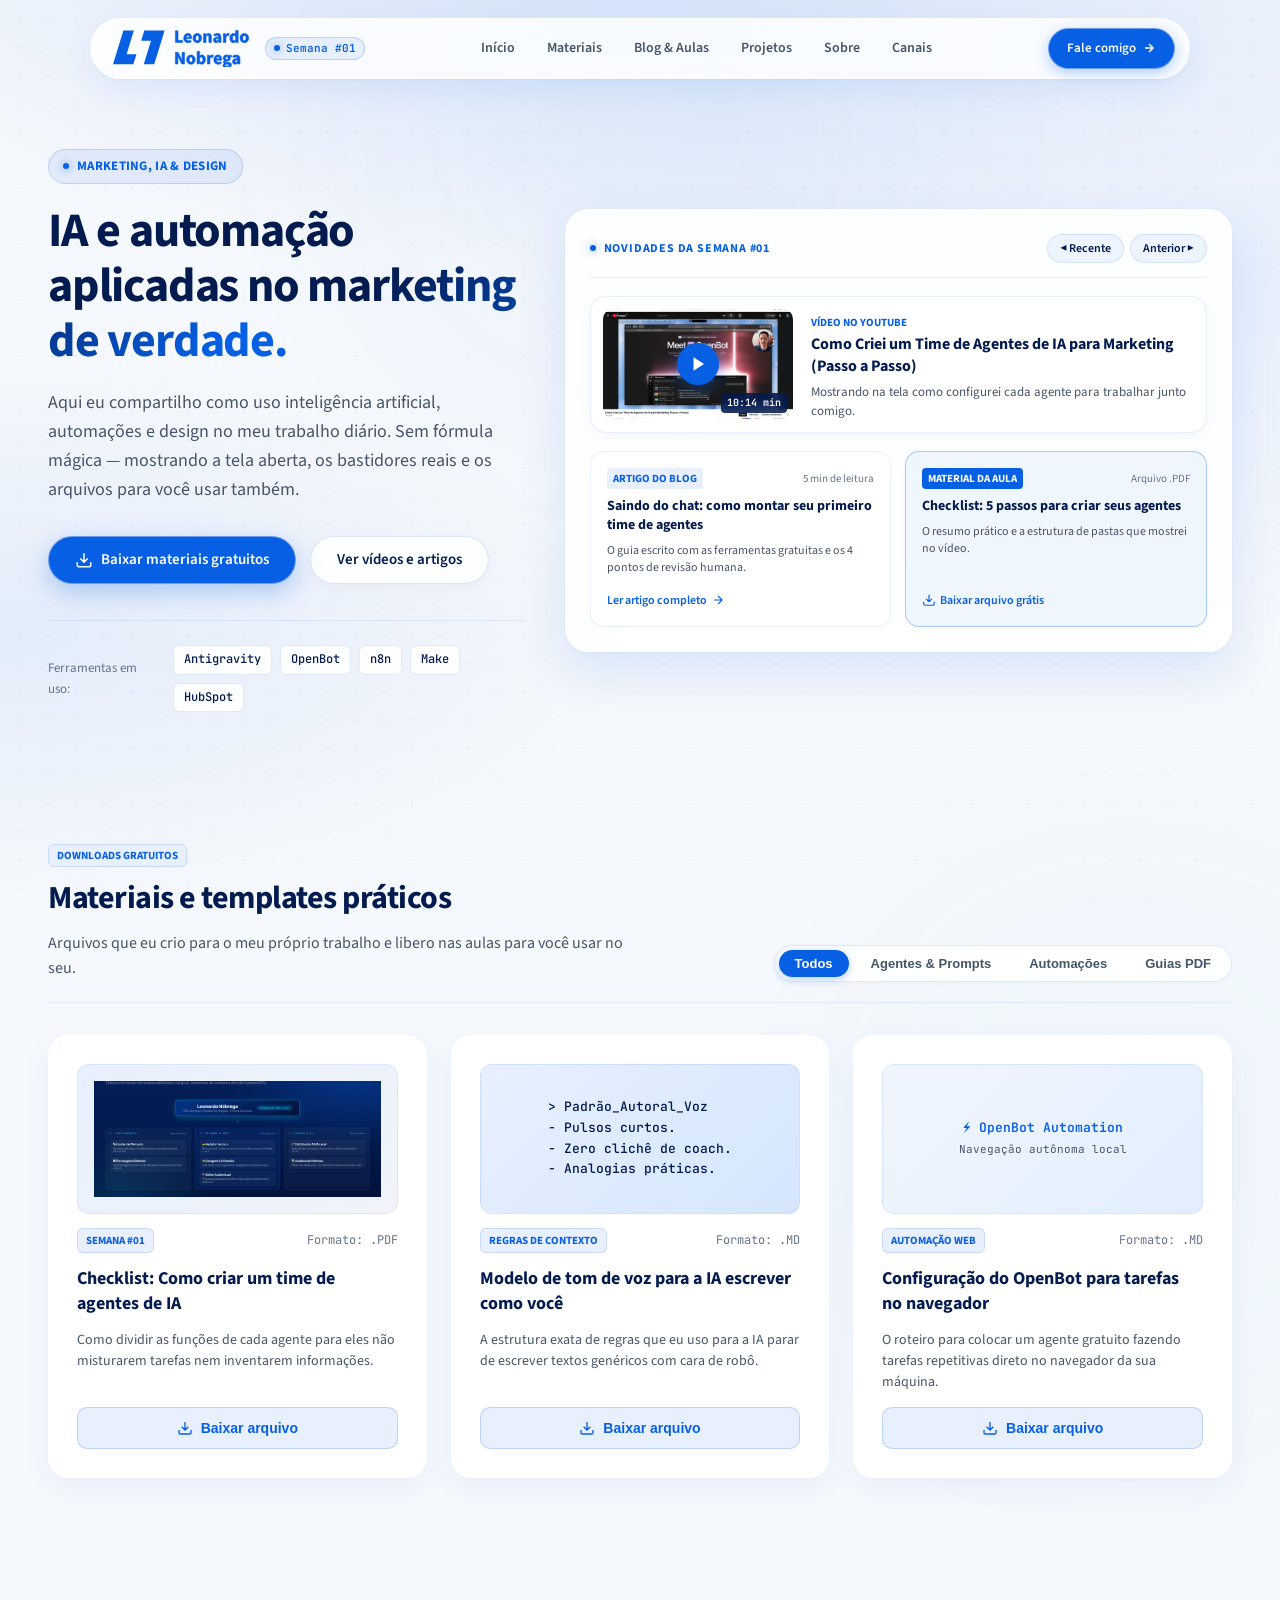
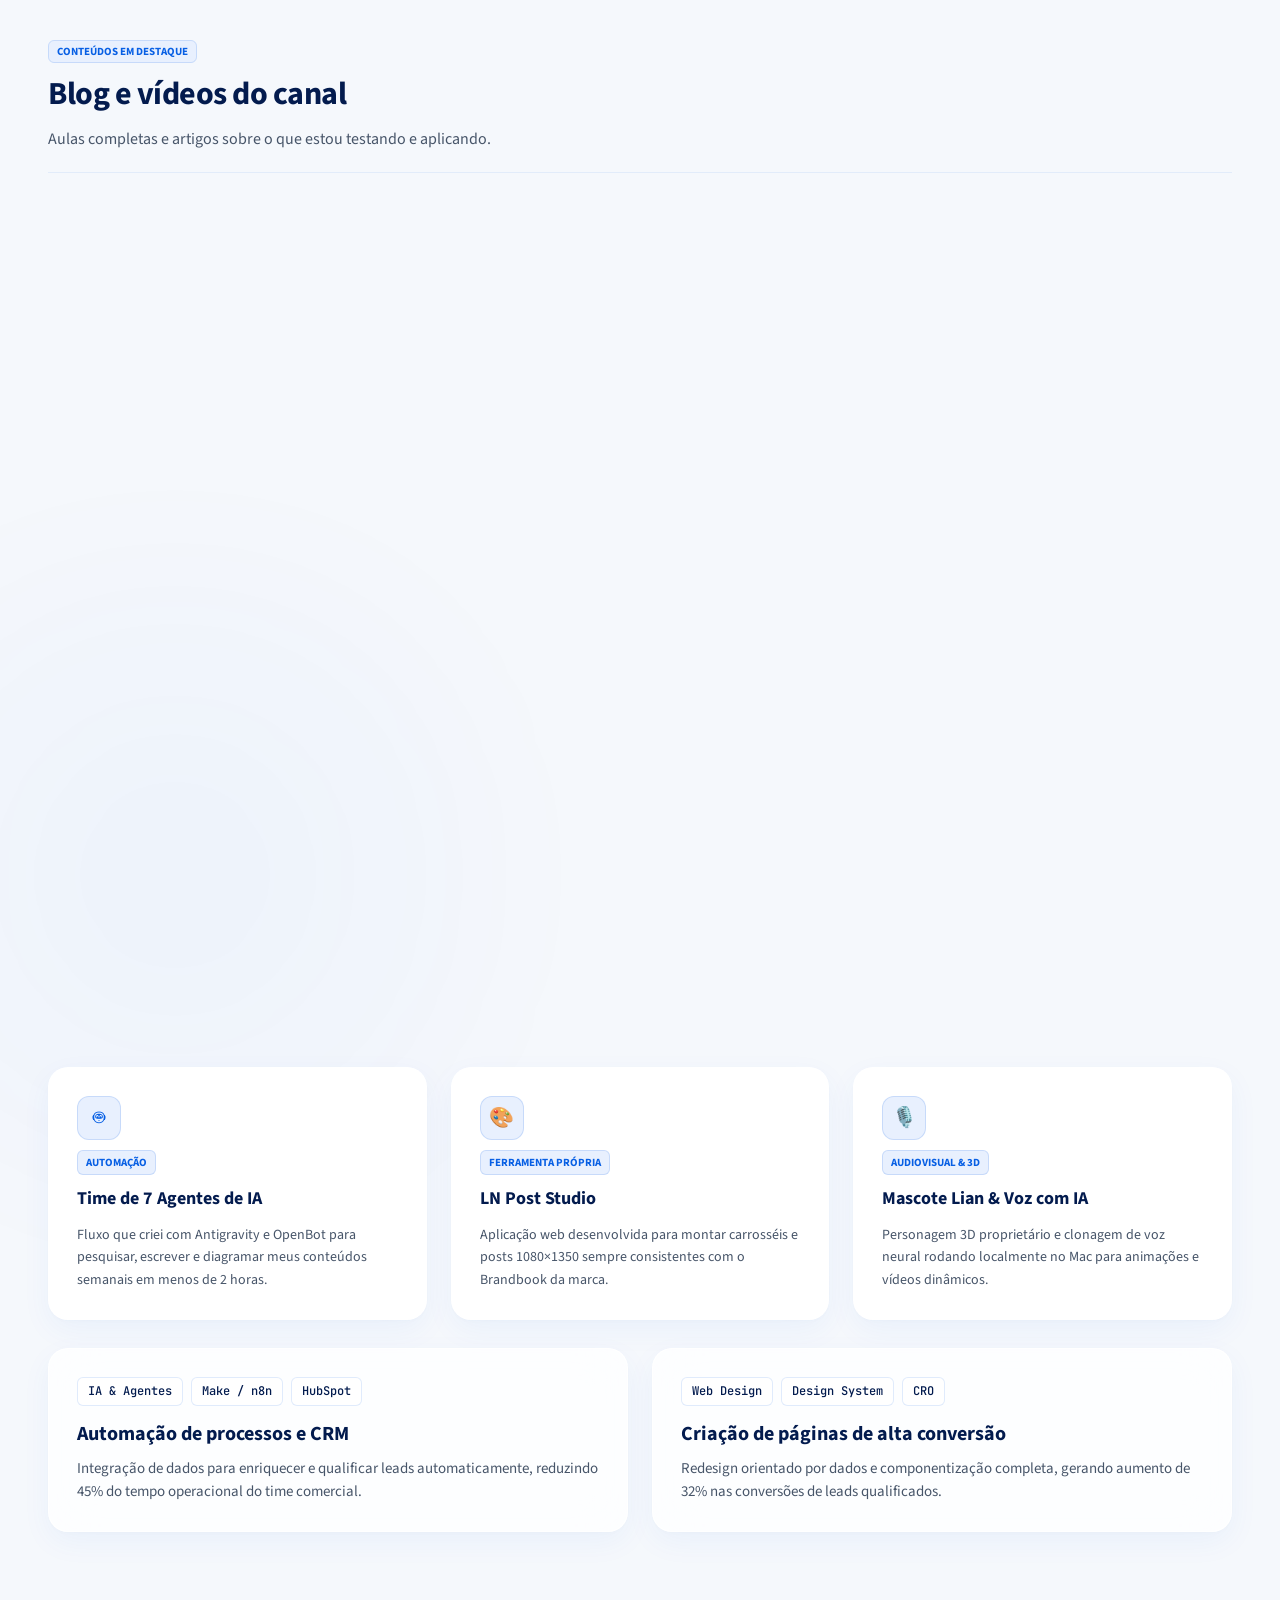
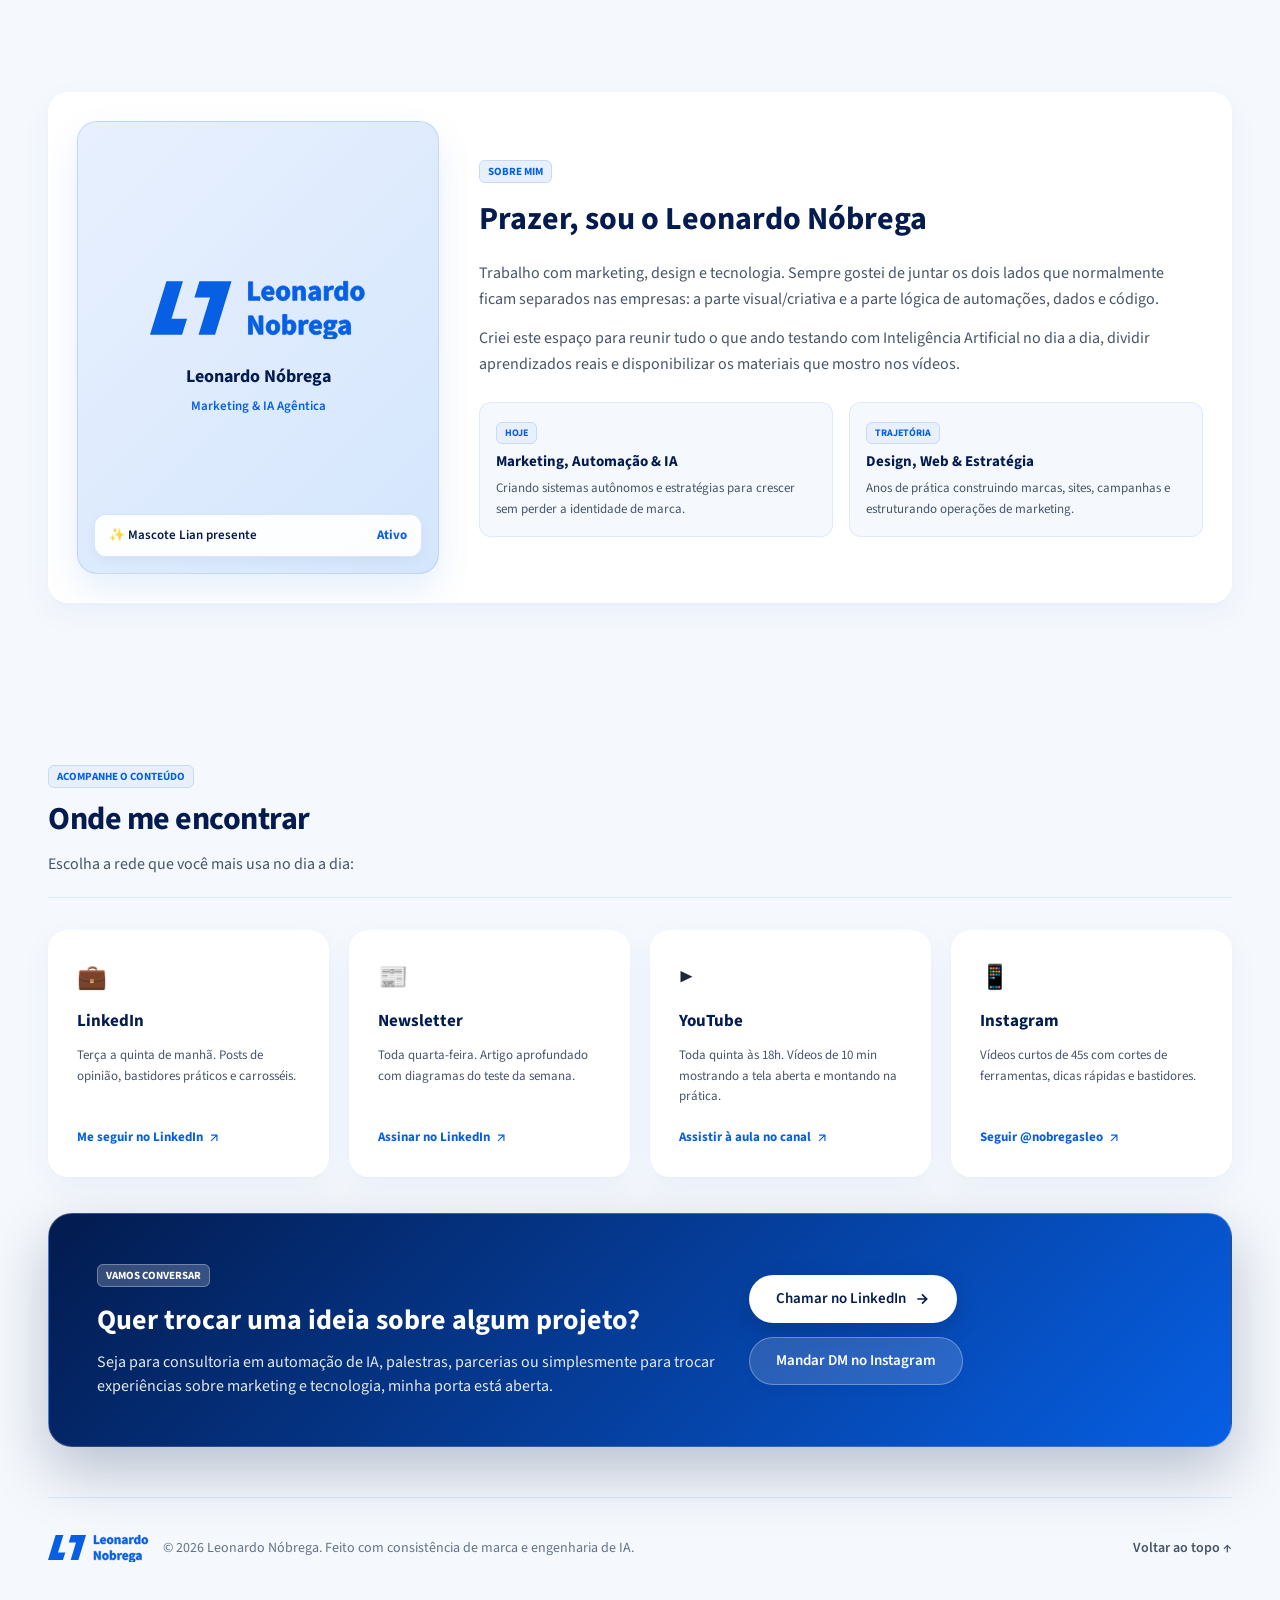
<file: index.html>
<!DOCTYPE html>
<html lang="pt-BR">
<head>
  <!-- Google tag (gtag.js) -->
  <script async src="https://www.googletagmanager.com/gtm.js?id=GTM-TQJJ7PX4"></script>
  <script>
    window.dataLayer = window.dataLayer || [];
    function gtag(){dataLayer.push(arguments);}
    gtag('js', new Date());
  </script>
  <meta charset="UTF-8">
  <meta name="viewport" content="width=device-width, initial-scale=1.0">
  <title>Leonardo Nóbrega — Marketing, IA & Design</title>
  
  <!-- Fontes Oficiais da Marca -->
  <link rel="preconnect" href="https://fonts.googleapis.com">
  <link rel="preconnect" href="https://fonts.gstatic.com" crossorigin>
  <link href="https://fonts.googleapis.com/css2?family=JetBrains+Mono:wght@400;500;600&family=Source+Sans+3:ital,wght@0,300;0,400;0,500;0,600;0,700;1,400&display=swap" rel="stylesheet">
  
  <!-- CSS Global da Marca -->
  <link rel="stylesheet" href="theme.css">

  <style>
    /* ═══════════════════════════════════════════════════════════════
       LIGHT MODE PREMIUM — FRAMER & HUMAN ACADEMY STYLE
       Baseado no Design System oficial (#075fe4, #031b4e, #f4f7fb)
       ═══════════════════════════════════════════════════════════════ */
    :root {
      --ha-bg: #f5f8fc;
      --ha-surface: rgba(255, 255, 255, 0.85);
      --ha-surface-hover: rgba(255, 255, 255, 0.95);
      --ha-card-bg: rgba(255, 255, 255, 0.78);
      
      --ha-border: rgba(7, 95, 228, 0.08);
      --ha-border-hover: rgba(7, 95, 228, 0.35);
      --ha-border-highlight: rgba(7, 95, 228, 0.6);
      
      --ha-title: #031b4e;
      --ha-text: #1e293b;
      --ha-text-secondary: #475569;
      --ha-text-muted: #64748b;
      
      --ha-glow-primary: rgba(7, 95, 228, 0.12);
      --ha-glow-cyan: rgba(56, 189, 248, 0.15);
      --ha-blur: blur(24px) saturate(160%);
      
      --ease-framer: cubic-bezier(0.16, 1, 0.3, 1);
    }

    body {
      background-color: var(--ha-bg) !important;
      color: var(--ha-text) !important;
      overflow-x: hidden;
      font-family: var(--font);
      background-image: 
        radial-gradient(1px 1px at 20px 20px, rgba(7, 95, 228, 0.06) 1px, transparent 0),
        radial-gradient(ellipse 70% 40% at 50% -10%, rgba(7, 95, 228, 0.14), transparent),
        radial-gradient(ellipse 60% 40% at 100% 30%, rgba(58, 133, 240, 0.08), transparent),
        radial-gradient(ellipse 50% 30% at 0% 70%, rgba(7, 95, 228, 0.08), transparent) !important;
      background-size: 28px 28px, 100% 100%, 100% 100%, 100% 100% !important;
      background-attachment: fixed !important;
      line-height: 1.6;
    }

    /* Aurora Glows Suaves de Fundo Claro */
    .ambient-glow {
      position: absolute;
      width: 600px;
      height: 600px;
      border-radius: 50%;
      filter: blur(140px);
      pointer-events: none;
      z-index: 0;
      opacity: 0.8;
      animation: floatGlow 14s ease-in-out infinite alternate;
    }
    .glow-1 { top: -180px; left: 50%; transform: translateX(-50%); background: radial-gradient(circle, var(--ha-glow-primary) 0%, transparent 70%); }
    .glow-2 { top: 900px; right: -100px; width: 500px; height: 500px; background: radial-gradient(circle, var(--ha-glow-cyan) 0%, transparent 70%); }
    .glow-3 { top: 2200px; left: -100px; width: 550px; height: 550px; background: radial-gradient(circle, var(--ha-glow-primary) 0%, transparent 70%); }

    @keyframes floatGlow {
      0% { transform: translate(-50%, 0) scale(1); }
      100% { transform: translate(-48%, 30px) scale(1.06); }
    }

    .site-container {
      max-width: 1240px;
      margin: 0 auto;
      padding: 0 28px;
      position: relative;
      z-index: 2;
    }

    /* ═══════════════════════════════════════════════════════════════
       HEADER GLASSMORPHISM CLARO
       ═══════════════════════════════════════════════════════════════ */
    .ha-navbar {
      position: sticky;
      top: 18px;
      z-index: 1000;
      max-width: 1100px;
      margin: 18px auto 0;
      background: rgba(255, 255, 255, 0.82);
      backdrop-filter: var(--ha-blur);
      -webkit-backdrop-filter: var(--ha-blur);
      border: 1px solid rgba(255, 255, 255, 0.9);
      border-radius: 9999px;
      padding: 9px 14px 9px 22px;
      display: flex;
      justify-content: space-between;
      align-items: center;
      box-shadow: 0 10px 30px rgba(7, 95, 228, 0.08), 0 1px 3px rgba(0, 0, 0, 0.04);
      transition: all 300ms var(--ease-framer);
    }
    .ha-navbar:hover {
      box-shadow: 0 16px 40px rgba(7, 95, 228, 0.12), 0 2px 6px rgba(0, 0, 0, 0.05);
      border-color: rgba(7, 95, 228, 0.2);
    }

    .brand-group {
      display: flex;
      align-items: center;
      gap: 16px;
      text-decoration: none;
    }
    .brand-logo-svg {
      height: 38px;
      width: auto;
      transition: transform 300ms var(--ease-framer);
    }
    .brand-group:hover .brand-logo-svg {
      transform: scale(1.04);
    }
    .brand-badge {
      font-family: 'JetBrains Mono', monospace;
      font-size: 11px;
      background: rgba(7, 95, 228, 0.08);
      border: 1px solid rgba(7, 95, 228, 0.2);
      color: var(--color-primary);
      padding: 2px 8px;
      border-radius: 999px;
      display: flex;
      align-items: center;
      gap: 6px;
      font-weight: 600;
    }
    .pulse-dot {
      width: 6px;
      height: 6px;
      background: var(--color-primary);
      border-radius: 50%;
      box-shadow: 0 0 8px rgba(7, 95, 228, 0.6);
      animation: pulseAnim 2s infinite;
    }
    @keyframes pulseAnim {
      0%, 100% { opacity: 1; transform: scale(1); }
      50% { opacity: 0.4; transform: scale(0.8); }
    }

    .nav-links {
      display: flex;
      gap: 4px;
      align-items: center;
    }
    .nav-link {
      color: var(--ha-text-secondary);
      font-size: 14px;
      font-weight: 600;
      padding: 8px 14px;
      border-radius: 999px;
      transition: all 180ms ease;
      text-decoration: none;
    }
    .nav-link:hover {
      color: var(--ha-title);
      background: rgba(7, 95, 228, 0.06);
    }

    .nav-cta {
      background: var(--color-primary);
      color: #ffffff;
      font-weight: 600;
      font-size: 13px;
      padding: 9px 18px;
      border-radius: 999px;
      border: 1px solid rgba(255, 255, 255, 0.4);
      box-shadow: 0 4px 14px rgba(7, 95, 228, 0.3);
      text-decoration: none;
      display: inline-flex;
      align-items: center;
      gap: 6px;
      transition: all 250ms var(--ease-framer);
    }
    .nav-cta:hover {
      background: var(--color-primary-dark);
      transform: translateY(-1px) scale(1.02);
      box-shadow: 0 6px 20px rgba(7, 95, 228, 0.45);
      color: #ffffff;
    }

    /* ═══════════════════════════════════════════════════════════════
       SPOTLIGHT CARDS (LIGHT MODE MOUSE GLOW)
       ═══════════════════════════════════════════════════════════════ */
    .spotlight-card {
      position: relative;
      background: var(--ha-card-bg);
      border: 1px solid rgba(255, 255, 255, 0.95);
      border-radius: 20px;
      padding: 28px;
      overflow: hidden;
      backdrop-filter: var(--ha-blur);
      -webkit-backdrop-filter: var(--ha-blur);
      transition: border-color 300ms var(--ease-framer), transform 300ms var(--ease-framer), box-shadow 300ms var(--ease-framer);
      box-shadow: 0 10px 30px rgba(7, 95, 228, 0.05), 0 2px 6px rgba(0, 0, 0, 0.02);
    }
    .spotlight-card::before {
      content: '';
      position: absolute;
      inset: -1px;
      border-radius: 20px;
      padding: 1.5px;
      background: radial-gradient(
        380px circle at var(--mouse-x, 50%) var(--mouse-y, 50%),
        rgba(7, 95, 228, 0.35),
        rgba(56, 189, 248, 0.15) 50%,
        transparent 80%
      );
      -webkit-mask: linear-gradient(#fff 0 0) content-box, linear-gradient(#fff 0 0);
      -webkit-mask-composite: xor;
      mask-composite: exclude;
      opacity: 0;
      transition: opacity 300ms ease;
      pointer-events: none;
    }
    .spotlight-card:hover::before {
      opacity: 1;
    }
    .spotlight-card:hover {
      border-color: rgba(7, 95, 228, 0.25);
      transform: translateY(-4px);
      box-shadow: 0 20px 45px rgba(7, 95, 228, 0.12), 0 4px 12px rgba(0, 0, 0, 0.03);
    }

    /* ═══════════════════════════════════════════════════════════════
       DOBRA 1: HERO & NOVIDADES DA SEMANA
       ═══════════════════════════════════════════════════════════════ */
    .hero-section {
      padding: 70px 0 50px;
    }
    .hero-grid {
      display: grid;
      grid-template-columns: 5fr 7fr;
      gap: 40px;
      align-items: center;
    }

    .pill-tag {
      display: inline-flex;
      align-items: center;
      gap: 8px;
      padding: 6px 14px;
      border-radius: 999px;
      background: rgba(7, 95, 228, 0.08);
      border: 1px solid rgba(7, 95, 228, 0.18);
      color: var(--color-primary);
      font-size: 13px;
      font-weight: 700;
      letter-spacing: 0.3px;
      margin-bottom: 20px;
    }
    .hero-title {
      font-size: 48px;
      font-weight: 700;
      line-height: 1.15;
      letter-spacing: -1.2px;
      color: var(--ha-title);
      margin-bottom: 20px;
    }
    .hero-title .text-gradient {
      background: linear-gradient(135deg, var(--color-navy) 20%, var(--color-primary) 80%);
      -webkit-background-clip: text;
      -webkit-text-fill-color: transparent;
    }
    .hero-desc {
      font-size: 18px;
      line-height: 1.6;
      color: var(--ha-text-secondary);
      margin-bottom: 32px;
      max-width: 500px;
    }
    .hero-actions {
      display: flex;
      gap: 14px;
      flex-wrap: wrap;
      align-items: center;
      margin-bottom: 36px;
    }
    .btn-glow {
      background: var(--color-primary);
      color: #ffffff;
      font-weight: 600;
      font-size: 15px;
      height: 48px;
      padding: 0 26px;
      border-radius: 999px;
      display: inline-flex;
      align-items: center;
      gap: 8px;
      text-decoration: none;
      border: 1px solid rgba(255, 255, 255, 0.4);
      box-shadow: 0 8px 24px rgba(7, 95, 228, 0.28);
      transition: all 250ms var(--ease-framer);
      cursor: pointer;
    }
    .btn-glow:hover {
      background: var(--color-primary-dark);
      transform: translateY(-2px) scale(1.02);
      box-shadow: 0 12px 30px rgba(7, 95, 228, 0.4);
      color: #ffffff;
    }
    .btn-outline-glass {
      background: rgba(255, 255, 255, 0.85);
      color: var(--ha-title);
      font-weight: 600;
      font-size: 15px;
      height: 48px;
      padding: 0 26px;
      border-radius: 999px;
      display: inline-flex;
      align-items: center;
      gap: 8px;
      text-decoration: none;
      border: 1px solid rgba(7, 95, 228, 0.15);
      box-shadow: 0 4px 12px rgba(0, 0, 0, 0.03);
      backdrop-filter: blur(10px);
      transition: all 200ms ease;
      cursor: pointer;
    }
    .btn-outline-glass:hover {
      background: #ffffff;
      border-color: var(--color-primary);
      color: var(--color-primary);
      transform: translateY(-1px);
    }

    .stack-strip {
      display: flex;
      align-items: center;
      gap: 16px;
      padding-top: 24px;
      border-top: 1px solid rgba(7, 95, 228, 0.1);
      font-size: 13px;
      color: var(--ha-text-muted);
    }
    .stack-icons {
      display: flex;
      gap: 8px;
      flex-wrap: wrap;
    }
    .stack-pill {
      background: rgba(255, 255, 255, 0.9);
      border: 1px solid rgba(7, 95, 228, 0.12);
      padding: 4px 10px;
      border-radius: 6px;
      font-size: 12px;
      font-family: 'JetBrains Mono', monospace;
      color: var(--color-navy);
      font-weight: 500;
    }

    /* Deck da Semana Claro */
    .week-deck {
      background: rgba(255, 255, 255, 0.88);
      border: 1px solid rgba(255, 255, 255, 0.95);
      border-radius: 24px;
      padding: 24px;
      box-shadow: 0 20px 50px rgba(7, 95, 228, 0.12), 0 2px 8px rgba(0, 0, 0, 0.03);
      backdrop-filter: var(--ha-blur);
      display: flex;
      flex-direction: column;
      gap: 18px;
      position: relative;
    }
    .deck-header {
      display: flex;
      justify-content: space-between;
      align-items: center;
      padding-bottom: 14px;
      border-bottom: 1px solid rgba(7, 95, 228, 0.08);
    }
    .deck-badge {
      display: flex;
      align-items: center;
      gap: 8px;
      font-size: 12px;
      font-weight: 700;
      color: var(--color-primary);
      text-transform: uppercase;
      letter-spacing: 0.8px;
    }
    .deck-nav-btns {
      display: flex;
      gap: 6px;
    }
    .btn-nav-arrow {
      background: rgba(7, 95, 228, 0.06);
      border: 1px solid rgba(7, 95, 228, 0.12);
      color: var(--ha-title);
      font-size: 12px;
      font-weight: 600;
      padding: 5px 12px;
      border-radius: 999px;
      cursor: pointer;
      transition: all 180ms ease;
      font-family: var(--font);
    }
    .btn-nav-arrow:hover {
      background: var(--color-primary);
      border-color: var(--color-primary);
      color: #ffffff;
    }

    /* Card Vídeo do Deck */
    .deck-video-card {
      background: #ffffff;
      border: 1px solid rgba(7, 95, 228, 0.1);
      border-radius: 16px;
      overflow: hidden;
      display: flex;
      align-items: center;
      gap: 18px;
      padding: 12px;
      cursor: pointer;
      transition: all 250ms var(--ease-framer);
      box-shadow: 0 4px 16px rgba(0, 0, 0, 0.03);
    }
    .deck-video-card:hover {
      border-color: var(--color-primary);
      box-shadow: 0 10px 24px rgba(7, 95, 228, 0.15);
      transform: translateY(-2px);
    }
    .video-thumb-wrap {
      width: 190px;
      height: 110px;
      border-radius: 10px;
      overflow: hidden;
      position: relative;
      flex-shrink: 0;
      background: #031b4e;
    }
    .video-thumb-wrap img {
      width: 100%;
      height: 100%;
      object-fit: cover;
      transition: transform 400ms var(--ease-framer);
    }
    .deck-video-card:hover .video-thumb-wrap img {
      transform: scale(1.08);
    }
    .video-play-btn {
      position: absolute;
      inset: 0;
      margin: auto;
      width: 42px;
      height: 42px;
      background: var(--color-primary);
      border-radius: 50%;
      display: flex;
      align-items: center;
      justify-content: center;
      box-shadow: 0 4px 16px rgba(7, 95, 228, 0.4);
      transition: all 250ms ease;
    }
    .deck-video-card:hover .video-play-btn {
      transform: scale(1.15);
      background: var(--color-primary-dark);
      box-shadow: 0 0 20px rgba(7, 95, 228, 0.6);
    }
    .video-duration {
      position: absolute;
      bottom: 6px;
      right: 6px;
      background: rgba(3, 27, 78, 0.85);
      backdrop-filter: blur(4px);
      font-size: 10px;
      font-weight: 600;
      padding: 2px 6px;
      border-radius: 4px;
      color: #ffffff;
      font-family: 'JetBrains Mono', monospace;
    }
    .deck-video-info h3 {
      font-size: 16px;
      font-weight: 700;
      color: var(--ha-title);
      line-height: 1.35;
      margin-bottom: 6px;
    }
    .deck-video-info p {
      font-size: 13px;
      color: var(--ha-text-secondary);
      line-height: 1.4;
    }

    /* Subgrid do Deck: Artigo + Checklist */
    .deck-subgrid {
      display: grid;
      grid-template-columns: 1fr 1fr;
      gap: 14px;
    }
    .deck-mini-card {
      background: #ffffff;
      border: 1px solid rgba(7, 95, 228, 0.08);
      border-radius: 14px;
      padding: 16px;
      display: flex;
      flex-direction: column;
      gap: 8px;
      cursor: pointer;
      transition: all 200ms ease;
      box-shadow: 0 2px 8px rgba(0, 0, 0, 0.02);
    }
    .deck-mini-card:hover {
      border-color: var(--color-primary);
      box-shadow: 0 8px 20px rgba(7, 95, 228, 0.1);
      transform: translateY(-2px);
    }
    .mini-card-head {
      display: flex;
      justify-content: space-between;
      align-items: center;
      font-size: 11px;
      color: var(--ha-text-muted);
    }
    .mini-card-badge {
      font-size: 11px;
      font-weight: 700;
      color: var(--color-primary);
      background: var(--color-primary-lightest);
      padding: 2px 6px;
      border-radius: 4px;
    }
    .deck-mini-card h4 {
      font-size: 14px;
      font-weight: 700;
      color: var(--ha-title);
      line-height: 1.35;
    }
    .deck-mini-card p {
      font-size: 12px;
      color: var(--ha-text-secondary);
      line-height: 1.4;
    }
    .deck-mini-card .card-action {
      margin-top: auto;
      font-size: 12px;
      font-weight: 600;
      color: var(--color-primary);
      display: flex;
      align-items: center;
      gap: 4px;
      padding-top: 6px;
    }

    /* ═══════════════════════════════════════════════════════════════
       DOBRA 2: MATERIAIS PARA BAIXAR
       ═══════════════════════════════════════════════════════════════ */
    .section-wrap {
      padding: 80px 0;
      position: relative;
    }
    .section-head-modern {
      display: flex;
      justify-content: space-between;
      align-items: flex-end;
      margin-bottom: 32px;
      border-bottom: 1px solid rgba(7, 95, 228, 0.08);
      padding-bottom: 20px;
    }
    .sec-title {
      font-size: 32px;
      font-weight: 700;
      color: var(--ha-title);
      letter-spacing: -0.5px;
      margin-top: 6px;
    }
    .sec-desc {
      font-size: 16px;
      color: var(--ha-text-secondary);
      max-width: 580px;
      margin-top: 6px;
    }

    .filter-group {
      display: flex;
      gap: 6px;
      background: rgba(255, 255, 255, 0.9);
      padding: 4px;
      border-radius: 999px;
      border: 1px solid rgba(7, 95, 228, 0.12);
      box-shadow: 0 2px 6px rgba(0, 0, 0, 0.02);
    }
    .filter-btn {
      background: transparent;
      border: none;
      color: var(--ha-text-secondary);
      font-size: 13px;
      font-weight: 600;
      padding: 6px 16px;
      border-radius: 999px;
      cursor: pointer;
      transition: all 180ms ease;
    }
    .filter-btn.active, .filter-btn:hover {
      background: var(--color-primary);
      color: #ffffff;
      box-shadow: 0 2px 8px rgba(7, 95, 228, 0.3);
    }

    .materials-grid {
      display: grid;
      grid-template-columns: repeat(3, 1fr);
      gap: 24px;
    }
    .material-card {
      display: flex;
      flex-direction: column;
      gap: 14px;
      background: #ffffff;
    }
    .material-preview-box {
      height: 150px;
      border-radius: 12px;
      background: linear-gradient(135deg, #e8f0fe 0%, #f0f4f9 100%);
      border: 1px solid rgba(7, 95, 228, 0.08);
      overflow: hidden;
      position: relative;
      display: flex;
      align-items: center;
      justify-content: center;
      text-align: center;
      padding: 16px;
    }
    .material-preview-box img {
      width: 100%;
      height: 100%;
      object-fit: cover;
      transition: transform 400ms ease;
    }
    .material-card:hover .material-preview-box img {
      transform: scale(1.06);
    }
    .material-meta {
      display: flex;
      justify-content: space-between;
      align-items: center;
      font-size: 12px;
      color: var(--ha-text-muted);
    }
    .badge-soft-blue {
      background: var(--color-primary-lightest);
      border: 1px solid rgba(7, 95, 228, 0.15);
      color: var(--color-primary);
      padding: 3px 8px;
      border-radius: 6px;
      font-size: 11px;
      font-weight: 700;
    }
    .material-title {
      font-size: 18px;
      font-weight: 700;
      color: var(--ha-title);
      line-height: 1.35;
    }
    .material-desc {
      font-size: 14px;
      color: var(--ha-text-secondary);
      line-height: 1.5;
    }
    .btn-download-trigger {
      margin-top: auto;
      width: 100%;
      height: 42px;
      background: var(--color-primary-lightest);
      border: 1px solid rgba(7, 95, 228, 0.2);
      color: var(--color-primary);
      font-weight: 700;
      font-size: 14px;
      border-radius: 10px;
      display: flex;
      align-items: center;
      justify-content: center;
      gap: 8px;
      cursor: pointer;
      transition: all 180ms ease;
    }
    .btn-download-trigger:hover {
      background: var(--color-primary);
      color: #ffffff;
      border-color: var(--color-primary);
      box-shadow: 0 4px 14px rgba(7, 95, 228, 0.3);
    }

    /* ═══════════════════════════════════════════════════════════════
       DOBRA 3: BLOG E VÍDEOS
       ═══════════════════════════════════════════════════════════════ */
    .content-grid {
      display: grid;
      grid-template-columns: 1fr 1fr;
      gap: 28px;
    }
    .article-showcase-card {
      display: flex;
      flex-direction: column;
      gap: 16px;
      background: #ffffff;
    }
    .article-banner-wrap {
      height: 200px;
      border-radius: 14px;
      overflow: hidden;
      border: 1px solid rgba(7, 95, 228, 0.08);
      position: relative;
      background: #031b4e;
    }
    .article-banner-wrap img {
      width: 100%;
      height: 100%;
      object-fit: cover;
      transition: transform 500ms var(--ease-framer);
    }
    .article-showcase-card:hover .article-banner-wrap img {
      transform: scale(1.05);
    }
    .article-tags-row {
      display: flex;
      gap: 8px;
      align-items: center;
      font-size: 12px;
    }
    .article-title-lg {
      font-size: 22px;
      font-weight: 700;
      color: var(--ha-title);
      line-height: 1.35;
    }
    .article-lead {
      font-size: 15px;
      color: var(--ha-text-secondary);
      line-height: 1.6;
    }
    .article-footer-btns {
      display: flex;
      gap: 12px;
      margin-top: auto;
      padding-top: 14px;
      border-top: 1px solid rgba(7, 95, 228, 0.08);
    }

    /* ═══════════════════════════════════════════════════════════════
       DOBRA 4: PROJETOS E ATIVOS
       ═══════════════════════════════════════════════════════════════ */
    .projects-grid-3 {
      display: grid;
      grid-template-columns: repeat(3, 1fr);
      gap: 24px;
      margin-bottom: 28px;
    }
    .project-mini-item {
      display: flex;
      flex-direction: column;
      gap: 10px;
      background: #ffffff;
    }
    .project-icon-badge {
      width: 44px;
      height: 44px;
      border-radius: 12px;
      background: var(--color-primary-lightest);
      border: 1px solid rgba(7, 95, 228, 0.15);
      display: flex;
      align-items: center;
      justify-content: center;
      color: var(--color-primary);
      font-size: 20px;
    }
    .cases-grid-2 {
      display: grid;
      grid-template-columns: 1fr 1fr;
      gap: 24px;
    }

    /* ═══════════════════════════════════════════════════════════════
       DOBRA 5: SOBRE MIM
       ═══════════════════════════════════════════════════════════════ */
    .about-box {
      display: grid;
      grid-template-columns: 4fr 8fr;
      gap: 40px;
      align-items: center;
      background: #ffffff;
    }
    .about-avatar-card {
      position: relative;
      border-radius: 20px;
      overflow: hidden;
      border: 1px solid rgba(7, 95, 228, 0.15);
      background: linear-gradient(135deg, #e8f0fe 0%, #d4e6fd 100%);
      box-shadow: 0 16px 36px rgba(7, 95, 228, 0.1);
      aspect-ratio: 4/5;
      display: flex;
      align-items: center;
      justify-content: center;
    }
    .avatar-floating-tag {
      position: absolute;
      bottom: 16px;
      left: 16px;
      right: 16px;
      background: rgba(255, 255, 255, 0.92);
      backdrop-filter: blur(16px);
      border: 1px solid rgba(7, 95, 228, 0.15);
      border-radius: 12px;
      padding: 10px 14px;
      font-size: 13px;
      color: var(--ha-title);
      font-weight: 600;
      display: flex;
      justify-content: space-between;
      align-items: center;
      box-shadow: 0 4px 12px rgba(0, 0, 0, 0.04);
    }

    /* ═══════════════════════════════════════════════════════════════
       DOBRA 6: CANAIS E BANNER DE CONTATO
       ═══════════════════════════════════════════════════════════════ */
    .channels-grid-4 {
      display: grid;
      grid-template-columns: repeat(4, 1fr);
      gap: 20px;
      margin-bottom: 36px;
    }
    .channel-card {
      display: flex;
      flex-direction: column;
      gap: 10px;
      background: #ffffff;
    }
    .channel-card .channel-link {
      margin-top: auto;
      font-size: 13px;
      font-weight: 700;
      color: var(--color-primary);
      text-decoration: none;
      display: flex;
      align-items: center;
      gap: 4px;
      padding-top: 10px;
    }
    .channel-card .channel-link:hover {
      color: var(--color-primary-dark);
      text-decoration: underline;
    }

    .cta-banner {
      background: linear-gradient(135deg, var(--color-navy) 0%, #075fe4 100%);
      border: 1px solid rgba(255, 255, 255, 0.2);
      border-radius: 24px;
      padding: 48px;
      display: flex;
      justify-content: space-between;
      align-items: center;
      gap: 32px;
      box-shadow: 0 24px 60px rgba(3, 27, 78, 0.25);
      color: #ffffff;
    }

    /* Footer */
    .site-footer {
      border-top: 1px solid rgba(7, 95, 228, 0.1);
      padding: 36px 0;
      margin-top: 50px;
      display: flex;
      justify-content: space-between;
      align-items: center;
      color: var(--ha-text-muted);
      font-size: 14px;
    }

    /* ═══════════════════════════════════════════════════════════════
       MODAIS EM LIGHT MODE
       ═══════════════════════════════════════════════════════════════ */
    .ha-overlay {
      position: fixed;
      inset: 0;
      background: rgba(3, 27, 78, 0.45);
      backdrop-filter: blur(12px);
      -webkit-backdrop-filter: blur(12px);
      z-index: 2000;
      display: none;
      align-items: center;
      justify-content: center;
      padding: 24px;
      opacity: 0;
      transition: opacity 250ms ease;
    }
    .ha-overlay.active {
      display: flex;
      opacity: 1;
    }

    .ha-modal-box {
      background: #ffffff;
      border: 1px solid rgba(7, 95, 228, 0.15);
      border-radius: 24px;
      max-width: 480px;
      width: 100%;
      padding: 32px;
      position: relative;
      box-shadow: 0 30px 80px rgba(3, 27, 78, 0.25);
      transform: scale(0.96) translateY(10px);
      transition: transform 300ms var(--ease-framer);
    }
    .ha-overlay.active .ha-modal-box {
      transform: scale(1) translateY(0);
    }

    .ha-drawer-box {
      background: #ffffff;
      border-left: 1px solid rgba(7, 95, 228, 0.15);
      max-width: 800px;
      width: 100%;
      height: 100vh;
      position: fixed;
      right: 0;
      top: 0;
      padding: 40px;
      overflow-y: auto;
      box-shadow: -20px 0 60px rgba(3, 27, 78, 0.15);
      transform: translateX(100%);
      transition: transform 350ms var(--ease-framer);
    }
    .ha-overlay.active .ha-drawer-box {
      transform: translateX(0);
    }

    .ha-modal-close {
      position: absolute;
      top: 20px;
      right: 20px;
      width: 36px;
      height: 36px;
      border-radius: 50%;
      background: #f1f5f9;
      border: 1px solid rgba(0, 0, 0, 0.05);
      color: var(--ha-text-secondary);
      display: flex;
      align-items: center;
      justify-content: center;
      cursor: pointer;
      transition: all 200ms ease;
    }
    .ha-modal-close:hover {
      background: var(--color-primary-lightest);
      color: var(--color-primary);
      transform: rotate(90deg);
    }

    .ha-input {
      width: 100%;
      height: 48px;
      background: #f8fafc;
      border: 1.5px solid #cbd5e1;
      border-radius: 10px;
      padding: 0 16px;
      color: var(--ha-text);
      font-size: 15px;
      font-family: var(--font);
      margin-top: 6px;
      margin-bottom: 16px;
      transition: all 200ms ease;
      outline: none;
    }
    .ha-input:focus {
      border-color: var(--color-primary);
      background: #ffffff;
      box-shadow: 0 0 0 3px rgba(7, 95, 228, 0.15);
    }

    .reveal {
      opacity: 0;
      transform: translateY(24px);
      transition: opacity 700ms var(--ease-framer), transform 700ms var(--ease-framer);
    }
    .reveal.active {
      opacity: 1;
      transform: translateY(0);
    }

    @media (max-width: 960px) {
      .hero-grid, .about-box, .cta-banner { grid-template-columns: 1fr; }
      .materials-grid, .projects-grid-3, .channels-grid-4 { grid-template-columns: 1fr; }
      .content-grid, .cases-grid-2, .deck-subgrid { grid-template-columns: 1fr; }
      .deck-video-card { flex-direction: column; align-items: stretch; }
      .video-thumb-wrap { width: 100%; height: 180px; }
      .nav-links { display: none; }
      .sec-title { font-size: 26px; }
      .hero-title { font-size: 36px; }
    }
  </style>
</head>
<body>

  <!-- Aurora Glows Suaves no Fundo Claro -->
  <div class="ambient-glow glow-1"></div>
  <div class="ambient-glow glow-2"></div>
  <div class="ambient-glow glow-3"></div>

  <!-- ═══════════════════════════════════════════════════════════════
       HEADER GLASSMORPHISM CLARO
       ═══════════════════════════════════════════════════════════════ -->
  <header class="ha-navbar">
    <a href="#" class="brand-group">
      <!-- Logo Oficial Completo da Marca Leonardo Nóbrega (Monograma + Nome) -->
      <svg class="brand-logo-svg" viewBox="75 198 352 98" xmlns="http://www.w3.org/2000/svg">
        <defs>
          <style>
            .cls-ln-1, .cls-ln-2 { fill: #075fe4; }
            .cls-ln-2 { stroke: #075fe4; stroke-miterlimit: 10; stroke-width: 1.3px; }
          </style>
        </defs>
        <g>
          <path class="cls-ln-1" d="M127.37,289.08h-52.37l26.8-87.22h26.99l-18.66,60.99h25.38l-8.14,26.23Z"/>
          <path class="cls-ln-1" d="M155.74,201.86h52.37l-26.8,87.22h-26.99l18.66-60.99h-25.38l8.14-26.23Z"/>
        </g>
        <g>
          <polygon class="cls-ln-2" points="254.6 227.07 242.7 227.07 242.7 202.62 235.84 202.62 235.84 232.81 254.6 232.81 254.6 227.07"/>
          <path class="cls-ln-2" d="M273.1,232.67c1.44-.46,2.74-1.1,3.91-1.9l-2.27-4.12c-1.67,1.02-3.32,1.53-4.95,1.53-1.54,0-2.85-.39-3.91-1.18s-1.75-2.06-2.06-3.82h13.75c.06-.28.12-.67.19-1.18.06-.51.09-1.07.09-1.69,0-1.57-.2-3.03-.6-4.38-.4-1.34-1.01-2.51-1.83-3.5-.82-.99-1.84-1.76-3.06-2.32-1.22-.56-2.65-.83-4.28-.83-1.39,0-2.73.28-4.03.83-1.3.56-2.45,1.35-3.45,2.38-1,1.03-1.81,2.3-2.43,3.8-.62,1.5-.93,3.17-.93,5.02s.29,3.61.88,5.09c.59,1.48,1.4,2.74,2.45,3.77,1.05,1.03,2.28,1.82,3.7,2.36,1.42.54,2.95.81,4.58.81,1.39,0,2.8-.23,4.24-.7ZM265.36,215.56c.82-.73,1.77-1.09,2.85-1.09,1.39,0,2.38.42,2.96,1.25.59.83.88,1.91.88,3.24h-8.29c.25-1.54.78-2.68,1.6-3.4Z"/>
          <path class="cls-ln-2" d="M296.62,232.55c1.34-.54,2.53-1.32,3.57-2.34,1.03-1.02,1.86-2.28,2.48-3.77.62-1.5.93-3.2.93-5.12s-.31-3.62-.93-5.12c-.62-1.5-1.44-2.76-2.48-3.77-1.03-1.02-2.22-1.8-3.57-2.34-1.34-.54-2.74-.81-4.19-.81s-2.86.27-4.21.81c-1.36.54-2.55,1.32-3.59,2.34-1.03,1.02-1.86,2.28-2.48,3.77-.62,1.5-.93,3.2-.93,5.12s.31,3.62.93,5.12c.62,1.5,1.44,2.76,2.48,3.77,1.03,1.02,2.23,1.8,3.59,2.34,1.36.54,2.76.81,4.21.81s2.85-.27,4.19-.81ZM289.26,226.09c-.7-1.17-1.04-2.76-1.04-4.77s.35-3.6,1.04-4.77c.69-1.17,1.75-1.76,3.17-1.76s2.44.59,3.15,1.76c.71,1.17,1.06,2.76,1.06,4.77s-.35,3.6-1.06,4.77c-.71,1.17-1.76,1.76-3.15,1.76s-2.48-.59-3.17-1.76Z"/>
          <path class="cls-ln-2" d="M321.48,216c.45.62.67,1.76.67,3.43v13.38h6.81v-14.26c0-2.9-.56-5.17-1.69-6.81-1.13-1.64-2.94-2.45-5.44-2.45-1.57,0-2.95.35-4.12,1.04-1.17.69-2.25,1.5-3.24,2.43h-.18l-.46-2.92h-5.56v22.97h6.81v-15.51c.74-.71,1.42-1.26,2.04-1.64.62-.39,1.36-.58,2.22-.58.99,0,1.71.31,2.15.93Z"/>
          <path class="cls-ln-2" d="M337.9,232.83c.83.35,1.77.53,2.83.53,1.3,0,2.49-.27,3.59-.81,1.1-.54,2.14-1.24,3.13-2.11h.14l.51,2.36h5.56v-13.15c0-3.55-.78-6.17-2.34-7.85-1.56-1.68-3.82-2.52-6.78-2.52-1.82,0-3.54.28-5.16.83-1.62.56-3.17,1.28-4.65,2.18l2.41,4.49c1.11-.65,2.16-1.16,3.15-1.53.99-.37,1.98-.56,2.96-.56,1.23,0,2.13.3,2.69.9.56.6.86,1.41.93,2.43-4.54.46-7.83,1.37-9.86,2.73-2.04,1.36-3.06,3.24-3.06,5.65,0,.99.16,1.9.49,2.73s.78,1.57,1.37,2.2c.59.63,1.3,1.13,2.13,1.48ZM341.79,223.59c.93-.65,2.61-1.14,5.05-1.48v4.03c-.62.62-1.2,1.1-1.76,1.44-.56.34-1.24.51-2.04.51s-1.44-.18-1.92-.53-.72-.9-.72-1.64c0-.89.46-1.67,1.39-2.31Z"/>
          <path class="cls-ln-2" d="M366.28,219.47c.62-1.57,1.4-2.67,2.34-3.29.94-.62,1.84-.93,2.71-.93.49,0,.93.03,1.3.09s.77.15,1.2.28l1.11-5.88c-.34-.15-.72-.27-1.13-.35-.42-.08-.95-.12-1.6-.12-1.17,0-2.35.37-3.52,1.11s-2.18,1.9-3.01,3.47h-.18l-.46-4.03h-5.56v22.97h6.81v-13.34Z"/>
          <path class="cls-ln-2" d="M388.92,232.55c1.09-.53,2.02-1.21,2.84-2.01h.18l.47,2.26h5.55v-30.95h-6.8v6.32l.27,3.51c-.8-.74-1.61-1.33-2.46-1.75-.83-.44-1.9-.65-3.18-.65-1.21,0-2.4.27-3.54.83-1.16.56-2.19,1.34-3.06,2.38-.87,1.04-1.58,2.29-2.13,3.77-.54,1.48-.81,3.17-.81,5.05s.23,3.56.68,5.05c.44,1.48,1.07,2.73,1.89,3.77.83,1.03,1.81,1.82,2.97,2.38,1.16.56,2.44.83,3.86.83,1.12,0,2.22-.27,3.29-.81ZM384.32,226.23c-.72-1.04-1.09-2.71-1.09-4.99s.41-3.82,1.25-4.84c.83-1.04,1.78-1.55,2.87-1.55.62,0,1.25.11,1.9.33.65.21,1.28.59,1.9,1.15v9.41c-.56.77-1.15,1.31-1.73,1.61-.6.3-1.28.47-2.02.47-1.33,0-2.35-.53-3.08-1.58Z"/>
          <path class="cls-ln-2" d="M424.07,216.21c-.62-1.5-1.44-2.76-2.48-3.77-1.03-1.02-2.22-1.8-3.57-2.34-1.34-.54-2.74-.81-4.19-.81s-2.86.27-4.21.81c-1.36.54-2.55,1.32-3.59,2.34-1.03,1.02-1.86,2.28-2.48,3.77-.62,1.5-.93,3.2-.93,5.12s.31,3.62.93,5.12c.62,1.5,1.44,2.76,2.48,3.77,1.03,1.02,2.23,1.8,3.59,2.34,1.36.54,2.76.81,4.21.81s2.85-.27,4.19-.81c1.34-.54,2.53-1.32,3.57-2.34,1.03-1.02,1.86-2.28,2.48-3.77.62-1.5.93-3.2.93-5.12s-.31-3.62-.93-5.12ZM416.99,226.09c-.71,1.17-1.76,1.76-3.15,1.76s-2.48-.59-3.17-1.76c-.7-1.17-1.04-2.76-1.04-4.77s.35-3.6,1.04-4.77c.69-1.17,1.75-1.76,3.17-1.76s2.44.59,3.15,1.76c.71,1.17,1.06,2.76,1.06,4.77s-.35,3.6-1.06,4.77Z"/>
          <path class="cls-ln-2" d="M253.02,268.83c0,1.79.11,3.67.32,5.65.22,1.98.4,3.77.56,5.37h-.18l-3.01-6.67-7.87-15h-6.99v30.19h6.53v-10.7c0-1.79-.11-3.64-.32-5.56-.22-1.91-.4-3.71-.56-5.37h.19l2.96,6.58,7.87,15.05h6.99v-30.19h-6.48v10.65Z"/>
          <path class="cls-ln-2" d="M283.7,268c-1.03-1.02-2.22-1.8-3.57-2.34-1.34-.54-2.74-.81-4.19-.81s-2.86.27-4.21.81c-1.36.54-2.55,1.32-3.59,2.34-1.03,1.02-1.86,2.28-2.48,3.77-.62,1.5-.93,3.2-.93,5.12s.31,3.62.93,5.12c.62,1.5,1.44,2.76,2.48,3.77,1.03,1.02,2.23,1.8,3.59,2.34,1.36.54,2.76.81,4.21.81s2.85-.27,4.19-.81c1.34-.54,2.53-1.32,3.57-2.34,1.03-1.02,1.86-2.28,2.48-3.77.62-1.5.93-3.2.93-5.12s-.31-3.62-.93-5.12c-.62-1.5-1.44-2.76-2.48-3.77ZM279.09,281.66c-.71,1.17-1.76,1.76-3.15,1.76s-2.48-.59-3.17-1.76c-.7-1.17-1.04-2.76-1.04-4.77s.35-3.6,1.04-4.77c.69-1.17,1.75-1.76,3.17-1.76s2.44.59,3.15,1.76c.71,1.17,1.06,2.76,1.06,4.77s-.35,3.6-1.06,4.77Z"/>
          <path class="cls-ln-2" d="M311.07,268.02c-.79-1-1.74-1.78-2.85-2.34-1.11-.56-2.36-.83-3.75-.83-1.08,0-2.14.22-3.17.67-1.03.45-2,1.07-2.89,1.88l.19-3.52v-7.96h-6.81v32.46h5.33l.56-2.41h.19c.89.99,1.86,1.73,2.89,2.22,1.03.49,2.06.74,3.08.74,1.23,0,2.43-.28,3.59-.83,1.16-.56,2.19-1.37,3.1-2.43.91-1.06,1.64-2.37,2.18-3.91s.81-3.3.81-5.28c0-1.76-.21-3.36-.63-4.79-.42-1.44-1.02-2.65-1.81-3.66ZM305.25,281.78c-.83,1.06-1.84,1.6-3.01,1.6-.59,0-1.19-.11-1.81-.32-.62-.22-1.24-.6-1.85-1.16v-9.4c1.27-1.39,2.58-2.08,3.94-2.08,2.65,0,3.98,2.07,3.98,6.21,0,2.38-.42,4.1-1.25,5.16Z"/>
          <path class="cls-ln-2" d="M331.05,264.85c-1.17,0-2.35.37-3.52,1.11s-2.18,1.9-3.01,3.47h-.18l-.46-4.03h-5.56v22.97h6.81v-13.34c.62-1.57,1.4-2.67,2.34-3.29.94-.62,1.84-.93,2.71-.93.49,0,.93.03,1.3.09s.77.15,1.2.28l1.11-5.88c-.34-.15-.72-.27-1.13-.35-.42-.08-.95-.12-1.6-.12Z"/>
          <path class="cls-ln-2" d="M353.11,268c-.82-.99-1.84-1.76-3.06-2.32-1.22-.56-2.65-.83-4.28-.83-1.39,0-2.73.28-4.03.83-1.3.56-2.45,1.35-3.45,2.38-1,1.03-1.81,2.3-2.43,3.8-.62,1.5-.93,3.17-.93,5.02s.29,3.61.88,5.09c.59,1.48,1.4,2.74,2.45,3.77,1.05,1.03,2.28,1.82,3.7,2.36,1.42.54,2.95.81,4.58.81,1.39,0,2.8-.23,4.24-.7,1.44-.46,2.74-1.1,3.91-1.9l-2.27-4.12c-1.67,1.02-3.32,1.53-4.95,1.53-1.54,0-2.85-.39-3.91-1.18-1.06-.79-1.75-2.06-2.06-3.82h13.75c.06-.28.12-.67.19-1.18.06-.51.09-1.07.09-1.69,0-1.57-.2-3.03-.6-4.38-.4-1.34-1.01-2.51-1.83-3.5ZM341.47,274.53c.25-1.54.78-2.68,1.6-3.4.82-.73,1.77-1.09,2.85-1.09,1.39,0,2.38.42,2.96,1.25.59.83.88,1.91.88,3.24h-8.29Z"/>
          <path class="cls-ln-2" d="M378.58,285.43c-1.5-.91-3.67-1.37-6.51-1.37h-3.7c-1.3,0-2.2-.14-2.71-.42-.51-.28-.76-.71-.76-1.3,0-.4.06-.72.19-.97.12-.25.34-.49.65-.74.96.31,1.88.46,2.78.46,1.27,0,2.45-.15,3.54-.46,1.1-.31,2.05-.78,2.87-1.41.82-.63,1.46-1.44,1.92-2.41.46-.97.69-2.12.69-3.45,0-.62-.07-1.19-.21-1.71-.14-.52-.32-.96-.53-1.3h3.66v-4.95h-8.38c-1.02-.37-2.21-.56-3.57-.56-1.24,0-2.42.17-3.57.51-1.14.34-2.15.86-3.03,1.55-.88.69-1.58,1.56-2.11,2.59-.53,1.03-.79,2.25-.79,3.64s.32,2.55.95,3.59c.63,1.03,1.35,1.83,2.15,2.38v.18c-.74.53-1.36,1.17-1.85,1.92-.49.76-.74,1.55-.74,2.38,0,.96.2,1.74.6,2.36.4.62.91,1.13,1.53,1.53v.19c-2.19,1.23-3.29,2.78-3.29,4.63,0,1.02.25,1.9.74,2.64.49.74,1.18,1.34,2.06,1.81.88.46,1.9.81,3.06,1.04,1.16.23,2.41.35,3.77.35,1.98,0,3.75-.21,5.33-.63,1.57-.42,2.92-.99,4.03-1.71,1.11-.73,1.97-1.59,2.57-2.59.6-1,.9-2.11.9-3.31,0-2.07-.75-3.56-2.25-4.47ZM366.26,270.36c.6-.62,1.35-.93,2.25-.93s1.64.32,2.25.95.9,1.55.9,2.76c0,1.3-.3,2.26-.9,2.89-.6.63-1.35.95-2.25.95s-1.64-.32-2.25-.95c-.6-.63-.9-1.6-.9-2.89s.3-2.16.9-2.78ZM372.86,293.07c-.99.54-2.25.81-3.8.81s-2.78-.22-3.7-.67c-.93-.45-1.39-1.1-1.39-1.97,0-.77.42-1.53,1.25-2.27.37.09.8.16,1.3.21.49.05,1.14.07,1.94.07h2.36c1.14,0,2.01.12,2.62.37.6.25.9.72.9,1.44,0,.8-.49,1.47-1.48,2.01Z"/>
          <path class="cls-ln-2" d="M393.42,264.85c-1.82,0-3.54.28-5.16.83-1.62.56-3.17,1.28-4.65,2.18l2.41,4.49c1.11-.65,2.16-1.16,3.15-1.53.99-.37,1.98-.56,2.96-.56,1.23,0,2.13.3,2.69.9.56.6.86,1.41.93,2.43-4.54.46-7.83,1.37-9.86,2.73-2.04,1.36-3.06,3.24-3.06,5.65,0,.99.16,1.9.49,2.73s.78,1.57,1.37,2.2c.59.63,1.3,1.13,2.13,1.48.83.35,1.77.53,2.83.53,1.3,0,2.49-.27,3.59-.81,1.1-.54,2.14-1.24,3.13-2.11h.14l.51,2.36h5.56v-13.15c0-3.55-.78-6.17-2.34-7.85-1.56-1.68-3.82-2.52-6.78-2.52ZM395.74,281.71c-.62.62-1.2,1.1-1.76,1.44-.56.34-1.24.51-2.04.51s-1.44-.18-1.92-.53-.72-.9-.72-1.64c0-.89.46-1.67,1.39-2.31.93-.65,2.61-1.14,5.05-1.48v4.03Z"/>
        </g>
      </svg>
      <span class="brand-badge"><span class="pulse-dot"></span> Semana #01</span>
    </a>

    <nav class="nav-links">
      <a href="#inicio" class="nav-link">Início</a>
      <a href="#materiais" class="nav-link">Materiais</a>
      <a href="#conteudos" class="nav-link">Blog & Aulas</a>
      <a href="#projetos" class="nav-link">Projetos</a>
      <a href="#sobre" class="nav-link">Sobre</a>
      <a href="#canais" class="nav-link">Canais</a>
    </nav>

    <a href="https://www.linkedin.com/in/nobregasleo/" target="_blank" class="nav-cta">
      <span>Fale comigo</span>
      <svg viewBox="0 0 24 24" width="14" height="14" fill="none" stroke="currentColor" stroke-width="2.5"><path d="M5 12h14M12 5l7 7-7 7"/></svg>
    </a>
  </header>

  <div class="site-container">

    <!-- ═══════════════════════════════════════════════════════════════
         DOBRA 1: HERO & NOVIDADES DA SEMANA
         ═══════════════════════════════════════════════════════════════ -->
    <section class="hero-section" id="inicio">
      <div class="hero-grid">
        
        <!-- Coluna Esquerda: Apresentação Direta -->
        <div class="reveal">
          <div class="pill-tag">
            <span class="pulse-dot"></span>
            <span>MARKETING, IA & DESIGN</span>
          </div>

          <h1 class="hero-title">
            IA e automação aplicadas no <span class="text-gradient">marketing de verdade.</span>
          </h1>

          <p class="hero-desc">
            Aqui eu compartilho como uso inteligência artificial, automações e design no meu trabalho diário. Sem fórmula mágica — mostrando a tela aberta, os bastidores reais e os arquivos para você usar também.
          </p>

          <div class="hero-actions">
            <a href="#materiais" class="btn-glow">
              <svg viewBox="0 0 24 24" width="18" height="18" fill="none" stroke="currentColor" stroke-width="2"><path d="M21 15v4a2 2 0 0 1-2 2H5a2 2 0 0 1-2-2v-4M7 10l5 5 5-5M12 15V3"/></svg>
              <span>Baixar materiais gratuitos</span>
            </a>
            <a href="#conteudos" class="btn-outline-glass">
              <span>Ver vídeos e artigos</span>
            </a>
          </div>

          <div class="stack-strip">
            <span>Ferramentas em uso:</span>
            <div class="stack-icons">
              <span class="stack-pill">Antigravity</span>
              <span class="stack-pill">OpenBot</span>
              <span class="stack-pill">n8n</span>
              <span class="stack-pill">Make</span>
              <span class="stack-pill">HubSpot</span>
            </div>
          </div>
        </div>

        <!-- Coluna Direita: O Deck com as Novidades da Semana -->
        <div class="week-deck reveal">
          <div class="deck-header">
            <div class="deck-badge">
              <span class="pulse-dot"></span>
              <span id="deckBadgeText">Novidades da Semana #01</span>
            </div>
            <div class="deck-nav-btns">
              <button class="btn-nav-arrow" onclick="switchWeek(1)">◀ Recente</button>
              <button class="btn-nav-arrow" onclick="switchWeek(2)">Anterior ▶</button>
            </div>
          </div>

          <!-- Card do Vídeo Principal -->
          <div class="deck-video-card" onclick="openModal('modalVideo')">
            <div class="video-thumb-wrap">
              <img id="deckVideoThumb" src="assets/imagens/post_2026_11_04_time_agentes_youtube.png" alt="Vídeo Semana 1">
              <div class="video-play-btn">
                <svg viewBox="0 0 24 24" width="18" height="18" fill="white"><polygon points="6 3 20 12 6 21 6 3"/></svg>
              </div>
              <span class="video-duration" id="deckVideoDuration">10:14 min</span>
            </div>
            <div class="deck-video-info">
              <span style="font-size: 11px; font-weight: 700; color: var(--color-primary); text-transform: uppercase;">Vídeo no YouTube</span>
              <h3 id="deckVideoTitle">Como Criei um Time de Agentes de IA para Marketing (Passo a Passo)</h3>
              <p id="deckVideoDesc">Mostrando na tela como configurei cada agente para trabalhar junto comigo.</p>
            </div>
          </div>

          <!-- Subgrid: Artigo + Checklist de Download -->
          <div class="deck-subgrid">
            <!-- Artigo -->
            <div class="deck-mini-card" onclick="openModal('modalArticle')">
              <div class="mini-card-head">
                <span class="mini-card-badge">ARTIGO DO BLOG</span>
                <span>5 min de leitura</span>
              </div>
              <h4 id="deckArticleTitle">Saindo do chat: como montar seu primeiro time de agentes</h4>
              <p>O guia escrito com as ferramentas gratuitas e os 4 pontos de revisão humana.</p>
              <div class="card-action">
                <span>Ler artigo completo</span>
                <svg viewBox="0 0 24 24" width="14" height="14" fill="none" stroke="currentColor" stroke-width="2"><path d="M5 12h14M12 5l7 7-7 7"/></svg>
              </div>
            </div>

            <!-- Material Rico da Semana -->
            <div class="deck-mini-card" style="border-color: rgba(7, 95, 228, 0.3); background: #f0f6fe;" onclick="openLeadModal('Checklist: 5 passos para criar seus agentes de IA (.PDF)', 'assets/downloads/Checklist_5_Passos_Agentes_IA_Leonardo_Nobrega.pdf')">
              <div class="mini-card-head">
                <span class="mini-card-badge" style="background: var(--color-primary); color: #fff;">MATERIAL DA AULA</span>
                <span>Arquivo .PDF</span>
              </div>
              <h4 id="deckFileTitle">Checklist: 5 passos para criar seus agentes</h4>
              <p>O resumo prático e a estrutura de pastas que mostrei no vídeo.</p>
              <div class="card-action" style="color: var(--color-primary);">
                <svg viewBox="0 0 24 24" width="14" height="14" fill="none" stroke="currentColor" stroke-width="2"><path d="M21 15v4a2 2 0 0 1-2 2H5a2 2 0 0 1-2-2v-4M7 10l5 5 5-5M12 15V3"/></svg>
                <span>Baixar arquivo grátis</span>
              </div>
            </div>
          </div>

        </div>

      </div>
    </section>

    <!-- ═══════════════════════════════════════════════════════════════
         DOBRA 2: MATERIAIS PARA BAIXAR
         ═══════════════════════════════════════════════════════════════ -->
    <section class="section-wrap" id="materiais">
      <div class="section-head-modern reveal">
        <div>
          <span class="badge-soft-blue">DOWNLOADS GRATUITOS</span>
          <h2 class="sec-title">Materiais e templates práticos</h2>
          <p class="sec-desc">Arquivos que eu crio para o meu próprio trabalho e libero nas aulas para você usar no seu.</p>
        </div>
        <div class="filter-group">
          <button class="filter-btn active">Todos</button>
          <button class="filter-btn">Agentes & Prompts</button>
          <button class="filter-btn">Automações</button>
          <button class="filter-btn">Guias PDF</button>
        </div>
      </div>

      <div class="materials-grid">
        
        <!-- Material 1 -->
        <div class="spotlight-card material-card reveal">
          <div class="material-preview-box">
            <img src="assets/imagens/02_organograma_squad_agentes.png" alt="Checklist Agentes">
          </div>
          <div class="material-meta">
            <span class="badge-soft-blue">SEMANA #01</span>
            <span style="font-family:'JetBrains Mono',monospace;">Formato: .PDF</span>
          </div>
          <h3 class="material-title">Checklist: Como criar um time de agentes de IA</h3>
          <p class="material-desc">Como dividir as funções de cada agente para eles não misturarem tarefas nem inventarem informações.</p>
          <button class="btn-download-trigger" onclick="openLeadModal('Checklist: Como criar um time de agentes de IA (.PDF)', 'assets/downloads/Checklist_5_Passos_Agentes_IA_Leonardo_Nobrega.pdf')">
            <svg viewBox="0 0 24 24" width="16" height="16" fill="none" stroke="currentColor" stroke-width="2"><path d="M21 15v4a2 2 0 0 1-2 2H5a2 2 0 0 1-2-2v-4M7 10l5 5 5-5M12 15V3"/></svg>
            <span>Baixar arquivo</span>
          </button>
        </div>

        <!-- Material 2 -->
        <div class="spotlight-card material-card reveal">
          <div class="material-preview-box" style="background: linear-gradient(135deg, #e8f0fe 0%, #d4e6fd 100%);">
            <div style="font-family:'JetBrains Mono', monospace; font-size: 13px; color: var(--color-navy); padding: 10px; text-align: left; font-weight: 500;">
              > Padrão_Autoral_Voz<br>
              - Pulsos curtos.<br>
              - Zero clichê de coach.<br>
              - Analogias práticas.
            </div>
          </div>
          <div class="material-meta">
            <span class="badge-soft-blue">REGRAS DE CONTEXTO</span>
            <span style="font-family:'JetBrains Mono',monospace;">Formato: .MD</span>
          </div>
          <h3 class="material-title">Modelo de tom de voz para a IA escrever como você</h3>
          <p class="material-desc">A estrutura exata de regras que eu uso para a IA parar de escrever textos genéricos com cara de robô.</p>
          <button class="btn-download-trigger" onclick="openLeadModal('Modelo de tom de voz para IA (.MD)', 'assets/downloads/Padrao_Tom_de_Voz_IA_Leonardo_Nobrega.md')">
            <svg viewBox="0 0 24 24" width="16" height="16" fill="none" stroke="currentColor" stroke-width="2"><path d="M21 15v4a2 2 0 0 1-2 2H5a2 2 0 0 1-2-2v-4M7 10l5 5 5-5M12 15V3"/></svg>
            <span>Baixar arquivo</span>
          </button>
        </div>

        <!-- Material 3 -->
        <div class="spotlight-card material-card reveal">
          <div class="material-preview-box" style="background: linear-gradient(135deg, #f0f6fe 0%, #e2eeff 100%);">
            <div style="font-family:'JetBrains Mono', monospace; font-size: 13px; color: var(--color-primary); text-align: center; font-weight: 600;">
              ⚡ OpenBot Automation<br>
              <span style="font-size: 11px; color: var(--ha-text-secondary); font-weight: 400;">Navegação autônoma local</span>
            </div>
          </div>
          <div class="material-meta">
            <span class="badge-soft-blue">AUTOMAÇÃO WEB</span>
            <span style="font-family:'JetBrains Mono',monospace;">Formato: .MD</span>
          </div>
          <h3 class="material-title">Configuração do OpenBot para tarefas no navegador</h3>
          <p class="material-desc">O roteiro para colocar um agente gratuito fazendo tarefas repetitivas direto no navegador da sua máquina.</p>
          <button class="btn-download-trigger" onclick="openLeadModal('Configuração OpenBot (.MD)', 'assets/downloads/Roteiro_OpenBot_Automacao_Web.md')">
            <svg viewBox="0 0 24 24" width="16" height="16" fill="none" stroke="currentColor" stroke-width="2"><path d="M21 15v4a2 2 0 0 1-2 2H5a2 2 0 0 1-2-2v-4M7 10l5 5 5-5M12 15V3"/></svg>
            <span>Baixar arquivo</span>
          </button>
        </div>

      </div>
    </section>

    <!-- ═══════════════════════════════════════════════════════════════
         DOBRA 3: BLOG E VÍDEOS DO CANAL
         ═══════════════════════════════════════════════════════════════ -->
    <section class="section-wrap" id="conteudos">
      <div class="section-head-modern reveal">
        <div>
          <span class="badge-soft-blue">CONTEÚDOS EM DESTAQUE</span>
          <h2 class="sec-title">Blog e vídeos do canal</h2>
          <p class="sec-desc">Aulas completas e artigos sobre o que estou testando e aplicando.</p>
        </div>
      </div>

      <div class="content-grid">
        
        <!-- Artigo Principal -->
        <div class="spotlight-card article-showcase-card reveal">
          <div class="article-banner-wrap">
            <img src="assets/imagens/capa_artigo_linkedin_FINAL_1920x1080.jpg" alt="Artigo da Semana">
          </div>
          <div class="article-tags-row">
            <span class="badge-soft-blue">ARTIGO DA SEMANA #01</span>
            <span style="color: var(--ha-text-muted);">05 Nov 2026 • 5 min de leitura</span>
          </div>
          <h3 class="article-title-lg">Como montar um time de agentes de IA para marketing (Guia Prático)</h3>
          <p class="article-lead">
            Por que ficar copiando e colando respostas no ChatGPT dá mais trabalho do que parece — e como organizar agentes com papéis isolados para pesquisar, escrever e desenhar.
          </p>
          <div class="article-footer-btns">
            <button class="btn-glow" style="height: 40px; font-size: 13px;" onclick="openModal('modalArticle')">
              <span>Ler artigo completo</span>
              <svg viewBox="0 0 24 24" width="14" height="14" fill="none" stroke="currentColor" stroke-width="2.5"><path d="M5 12h14M12 5l7 7-7 7"/></svg>
            </button>
            <button class="btn-outline-glass" style="height: 40px; font-size: 13px;" onclick="openModal('modalVideo')">
              <span>Ver vídeo deste tema</span>
            </button>
          </div>
        </div>

        <!-- Vídeo Principal -->
        <div class="spotlight-card article-showcase-card reveal">
          <div class="article-banner-wrap" style="cursor: pointer;" onclick="openModal('modalVideo')">
            <img src="assets/imagens/post_2026_11_04_time_agentes_youtube.png" alt="Vídeo YouTube">
            <div class="video-play-btn" style="width: 54px; height: 54px;">
              <svg viewBox="0 0 24 24" width="22" height="22" fill="white"><polygon points="6 3 20 12 6 21 6 3"/></svg>
            </div>
          </div>
          <div class="article-tags-row">
            <span class="badge-soft-blue" style="background: #fee2e2; color: #dc2626; border-color: rgba(220, 38, 38, 0.2);">YOUTUBE • AULA 10 MIN</span>
            <span style="color: var(--ha-text-muted);">Passo a passo com tela gravada</span>
          </div>
          <h3 class="article-title-lg">Como Criei um Time de Agentes de IA para Marketing (Passo a Passo)</h3>
          <p class="article-lead">
            Abro o código e a tela do meu computador para mostrar como o Antigravity pensa e como o OpenBot clica nos botões do navegador sem você precisar de API paga.
          </p>
          <div class="article-footer-btns">
            <button class="btn-glow" style="height: 40px; font-size: 13px;" onclick="openModal('modalVideo')">
              <span>Assistir vídeo aqui</span>
            </button>
            <a href="https://www.youtube.com/watch?v=C4hHwaW-AD8&t=57s" target="_blank" class="btn-outline-glass" style="height: 40px; font-size: 13px;">
              <span>Abrir no YouTube ↗</span>
            </a>
          </div>
        </div>

      </div>
    </section>

    <!-- ═══════════════════════════════════════════════════════════════
         DOBRA 4: PROJETOS E ATIVOS AUTORAIS
         ═══════════════════════════════════════════════════════════════ -->
    <section class="section-wrap" id="projetos">
      <div class="section-head-modern reveal">
        <div>
          <span class="badge-soft-blue">PORTFÓLIO</span>
          <h2 class="sec-title">Projetos e ferramentas que criei</h2>
          <p class="sec-desc">Um pouco do que já construí unindo marketing, automação e design.</p>
        </div>
      </div>

      <div class="projects-grid-3">
        
        <div class="spotlight-card project-mini-item reveal">
          <div class="project-icon-badge">🤖</div>
          <span class="badge-soft-blue" style="width:fit-content;">AUTOMAÇÃO</span>
          <h4 style="font-size: 18px; color: var(--ha-title); font-weight: 700;">Time de 7 Agentes de IA</h4>
          <p style="font-size: 14px; color: var(--ha-text-secondary);">Fluxo que criei com Antigravity e OpenBot para pesquisar, escrever e diagramar meus conteúdos semanais em menos de 2 horas.</p>
        </div>

        <div class="spotlight-card project-mini-item reveal">
          <div class="project-icon-badge">🎨</div>
          <span class="badge-soft-blue" style="width:fit-content;">FERRAMENTA PRÓPRIA</span>
          <h4 style="font-size: 18px; color: var(--ha-title); font-weight: 700;">LN Post Studio</h4>
          <p style="font-size: 14px; color: var(--ha-text-secondary);">Aplicação web desenvolvida para montar carrosséis e posts 1080×1350 sempre consistentes com o Brandbook da marca.</p>
        </div>

        <div class="spotlight-card project-mini-item reveal">
          <div class="project-icon-badge">🎙️</div>
          <span class="badge-soft-blue" style="width:fit-content;">AUDIOVISUAL & 3D</span>
          <h4 style="font-size: 18px; color: var(--ha-title); font-weight: 700;">Mascote Lian & Voz com IA</h4>
          <p style="font-size: 14px; color: var(--ha-text-secondary);">Personagem 3D proprietário e clonagem de voz neural rodando localmente no Mac para animações e vídeos dinâmicos.</p>
        </div>

      </div>

      <!-- Cases Reais -->
      <div class="cases-grid-2">
        <div class="spotlight-card reveal">
          <div style="display:flex; gap:8px; margin-bottom:12px;">
            <span class="stack-pill">IA & Agentes</span>
            <span class="stack-pill">Make / n8n</span>
            <span class="stack-pill">HubSpot</span>
          </div>
          <h4 style="font-size: 20px; color: var(--ha-title); font-weight: 700; margin-bottom: 8px;">Automação de processos e CRM</h4>
          <p style="font-size: 15px; color: var(--ha-text-secondary); line-height: 1.5;">Integração de dados para enriquecer e qualificar leads automaticamente, reduzindo 45% do tempo operacional do time comercial.</p>
        </div>

        <div class="spotlight-card reveal">
          <div style="display:flex; gap:8px; margin-bottom:12px;">
            <span class="stack-pill">Web Design</span>
            <span class="stack-pill">Design System</span>
            <span class="stack-pill">CRO</span>
          </div>
          <h4 style="font-size: 20px; color: var(--ha-title); font-weight: 700; margin-bottom: 8px;">Criação de páginas de alta conversão</h4>
          <p style="font-size: 15px; color: var(--ha-text-secondary); line-height: 1.5;">Redesign orientado por dados e componentização completa, gerando aumento de 32% nas conversões de leads qualificados.</p>
        </div>
      </div>
    </section>

    <!-- ═══════════════════════════════════════════════════════════════
         DOBRA 5: SOBRE MIM
         ═══════════════════════════════════════════════════════════════ -->
    <section class="section-wrap" id="sobre">
      <div class="spotlight-card about-box reveal">
        
        <div class="about-avatar-card">
          <div style="text-align:center; padding: 20px;">
            <svg viewBox="75 198 352 98" style="height: 60px; width: auto; margin-bottom: 16px;" xmlns="http://www.w3.org/2000/svg">
              <defs>
                <style>
                  .cls-ab-1, .cls-ab-2 { fill: #075fe4; }
                  .cls-ab-2 { stroke: #075fe4; stroke-miterlimit: 10; stroke-width: 1.3px; }
                </style>
              </defs>
              <g>
                <path class="cls-ab-1" d="M127.37,289.08h-52.37l26.8-87.22h26.99l-18.66,60.99h25.38l-8.14,26.23Z"/>
                <path class="cls-ab-1" d="M155.74,201.86h52.37l-26.8,87.22h-26.99l18.66-60.99h-25.38l8.14-26.23Z"/>
              </g>
              <g>
                <polygon class="cls-ab-2" points="254.6 227.07 242.7 227.07 242.7 202.62 235.84 202.62 235.84 232.81 254.6 232.81 254.6 227.07"/>
                <path class="cls-ab-2" d="M273.1,232.67c1.44-.46,2.74-1.1,3.91-1.9l-2.27-4.12c-1.67,1.02-3.32,1.53-4.95,1.53-1.54,0-2.85-.39-3.91-1.18s-1.75-2.06-2.06-3.82h13.75c.06-.28.12-.67.19-1.18.06-.51.09-1.07.09-1.69,0-1.57-.2-3.03-.6-4.38-.4-1.34-1.01-2.51-1.83-3.5-.82-.99-1.84-1.76-3.06-2.32-1.22-.56-2.65-.83-4.28-.83-1.39,0-2.73.28-4.03.83-1.3.56-2.45,1.35-3.45,2.38-1,1.03-1.81,2.3-2.43,3.8-.62,1.5-.93,3.17-.93,5.02s.29,3.61.88,5.09c.59,1.48,1.4,2.74,2.45,3.77,1.05,1.03,2.28,1.82,3.7,2.36,1.42.54,2.95.81,4.58.81,1.39,0,2.8-.23,4.24-.7ZM265.36,215.56c.82-.73,1.77-1.09,2.85-1.09,1.39,0,2.38.42,2.96,1.25.59.83.88,1.91.88,3.24h-8.29c.25-1.54.78-2.68,1.6-3.4Z"/>
                <path class="cls-ab-2" d="M296.62,232.55c1.34-.54,2.53-1.32,3.57-2.34,1.03-1.02,1.86-2.28,2.48-3.77.62-1.5.93-3.2.93-5.12s-.31-3.62-.93-5.12c-.62-1.5-1.44-2.76-2.48-3.77-1.03-1.02-2.22-1.8-3.57-2.34-1.34-.54-2.74-.81-4.19-.81s-2.86.27-4.21.81c-1.36.54-2.55,1.32-3.59,2.34-1.03,1.02-1.86,2.28-2.48,3.77-.62,1.5-.93,3.2-.93,5.12s.31,3.62.93,5.12c.62,1.5,1.44,2.76,2.48,3.77,1.03,1.02,2.23,1.8,3.59,2.34,1.36.54,2.76.81,4.21.81s2.85-.27,4.19-.81ZM289.26,226.09c-.7-1.17-1.04-2.76-1.04-4.77s.35-3.6,1.04-4.77c.69-1.17,1.75-1.76,3.17-1.76s2.44.59,3.15,1.76c.71,1.17,1.06,2.76,1.06,4.77s-.35,3.6-1.06,4.77c-.71,1.17-1.76,1.76-3.15,1.76s-2.48-.59-3.17-1.76Z"/>
                <path class="cls-ab-2" d="M321.48,216c.45.62.67,1.76.67,3.43v13.38h6.81v-14.26c0-2.9-.56-5.17-1.69-6.81-1.13-1.64-2.94-2.45-5.44-2.45-1.57,0-2.95.35-4.12,1.04-1.17.69-2.25,1.5-3.24,2.43h-.18l-.46-2.92h-5.56v22.97h6.81v-15.51c.74-.71,1.42-1.26,2.04-1.64.62-.39,1.36-.58,2.22-.58.99,0,1.71.31,2.15.93Z"/>
                <path class="cls-ab-2" d="M337.9,232.83c.83.35,1.77.53,2.83.53,1.3,0,2.49-.27,3.59-.81,1.1-.54,2.14-1.24,3.13-2.11h.14l.51,2.36h5.56v-13.15c0-3.55-.78-6.17-2.34-7.85-1.56-1.68-3.82-2.52-6.78-2.52-1.82,0-3.54.28-5.16.83-1.62.56-3.17,1.28-4.65,2.18l2.41,4.49c1.11-.65,2.16-1.16,3.15-1.53.99-.37,1.98-.56,2.96-.56,1.23,0,2.13.3,2.69.9.56.6.86,1.41.93,2.43-4.54.46-7.83,1.37-9.86,2.73-2.04,1.36-3.06,3.24-3.06,5.65,0,.99.16,1.9.49,2.73s.78,1.57,1.37,2.2c.59.63,1.3,1.13,2.13,1.48ZM341.79,223.59c.93-.65,2.61-1.14,5.05-1.48v4.03c-.62.62-1.2,1.1-1.76,1.44-.56.34-1.24.51-2.04.51s-1.44-.18-1.92-.53-.72-.9-.72-1.64c0-.89.46-1.67,1.39-2.31Z"/>
                <path class="cls-ab-2" d="M366.28,219.47c.62-1.57,1.4-2.67,2.34-3.29.94-.62,1.84-.93,2.71-.93.49,0,.93.03,1.3.09s.77.15,1.2.28l1.11-5.88c-.34-.15-.72-.27-1.13-.35-.42-.08-.95-.12-1.6-.12-1.17,0-2.35.37-3.52,1.11s-2.18,1.9-3.01,3.47h-.18l-.46-4.03h-5.56v22.97h6.81v-13.34Z"/>
                <path class="cls-ab-2" d="M388.92,232.55c1.09-.53,2.02-1.21,2.84-2.01h.18l.47,2.26h5.55v-30.95h-6.8v6.32l.27,3.51c-.8-.74-1.61-1.33-2.46-1.75-.83-.44-1.9-.65-3.18-.65-1.21,0-2.4.27-3.54.83-1.16.56-2.19,1.34-3.06,2.38-.87,1.04-1.58,2.29-2.13,3.77-.54,1.48-.81,3.17-.81,5.05s.23,3.56.68,5.05c.44,1.48,1.07,2.73,1.89,3.77.83,1.03,1.81,1.82,2.97,2.38,1.16.56,2.44.83,3.86.83,1.12,0,2.22-.27,3.29-.81ZM384.32,226.23c-.72-1.04-1.09-2.71-1.09-4.99s.41-3.82,1.25-4.84c.83-1.04,1.78-1.55,2.87-1.55.62,0,1.25.11,1.9.33.65.21,1.28.59,1.9,1.15v9.41c-.56.77-1.15,1.31-1.73,1.61-.6.3-1.28.47-2.02.47-1.33,0-2.35-.53-3.08-1.58Z"/>
                <path class="cls-ab-2" d="M424.07,216.21c-.62-1.5-1.44-2.76-2.48-3.77-1.03-1.02-2.22-1.8-3.57-2.34-1.34-.54-2.74-.81-4.19-.81s-2.86.27-4.21.81c-1.36.54-2.55,1.32-3.59,2.34-1.03,1.02-1.86,2.28-2.48,3.77-.62,1.5-.93,3.2-.93,5.12s.31,3.62.93,5.12c.62,1.5,1.44,2.76,2.48,3.77,1.03,1.02,2.23,1.8,3.59,2.34,1.36.54,2.76.81,4.21.81s2.85-.27,4.19-.81c1.34-.54,2.53-1.32,3.57-2.34,1.03-1.02,1.86-2.28,2.48-3.77.62-1.5.93-3.2.93-5.12s-.31-3.62-.93-5.12ZM416.99,226.09c-.71,1.17-1.76,1.76-3.15,1.76s-2.48-.59-3.17-1.76c-.7-1.17-1.04-2.76-1.04-4.77s.35-3.6,1.04-4.77c.69-1.17,1.75-1.76,3.17-1.76s2.44.59,3.15,1.76c.71,1.17,1.06,2.76,1.06,4.77s-.35,3.6-1.06,4.77Z"/>
                <path class="cls-ab-2" d="M253.02,268.83c0,1.79.11,3.67.32,5.65.22,1.98.4,3.77.56,5.37h-.18l-3.01-6.67-7.87-15h-6.99v30.19h6.53v-10.7c0-1.79-.11-3.64-.32-5.56-.22-1.91-.4-3.71-.56-5.37h.19l2.96,6.58,7.87,15.05h6.99v-30.19h-6.48v10.65Z"/>
                <path class="cls-ab-2" d="M283.7,268c-1.03-1.02-2.22-1.8-3.57-2.34-1.34-.54-2.74-.81-4.19-.81s-2.86.27-4.21.81c-1.36.54-2.55,1.32-3.59,2.34-1.03,1.02-1.86,2.28-2.48,3.77-.62,1.5-.93,3.2-.93,5.12s.31,3.62.93,5.12c.62,1.5,1.44,2.76,2.48,3.77,1.03,1.02,2.23,1.8,3.59,2.34,1.36.54,2.76.81,4.21.81s2.85-.27,4.19-.81c1.34-.54,2.53-1.32,3.57-2.34,1.03-1.02,1.86-2.28,2.48-3.77.62-1.5.93-3.2.93-5.12s-.31-3.62-.93-5.12c-.62-1.5-1.44-2.76-2.48-3.77ZM279.09,281.66c-.71,1.17-1.76,1.76-3.15,1.76s-2.48-.59-3.17-1.76c-.7-1.17-1.04-2.76-1.04-4.77s.35-3.6,1.04-4.77c.69-1.17,1.75-1.76,3.17-1.76s2.44.59,3.15,1.76c.71,1.17,1.06,2.76,1.06,4.77s-.35,3.6-1.06,4.77Z"/>
                <path class="cls-ab-2" d="M311.07,268.02c-.79-1-1.74-1.78-2.85-2.34-1.11-.56-2.36-.83-3.75-.83-1.08,0-2.14.22-3.17.67-1.03.45-2,1.07-2.89,1.88l.19-3.52v-7.96h-6.81v32.46h5.33l.56-2.41h.19c.89.99,1.86,1.73,2.89,2.22,1.03.49,2.06.74,3.08.74,1.23,0,2.43-.28,3.59-.83,1.16-.56,2.19-1.37,3.1-2.43.91-1.06,1.64-2.37,2.18-3.91s.81-3.3.81-5.28c0-1.76-.21-3.36-.63-4.79-.42-1.44-1.02-2.65-1.81-3.66ZM305.25,281.78c-.83,1.06-1.84,1.6-3.01,1.6-.59,0-1.19-.11-1.81-.32-.62-.22-1.24-.6-1.85-1.16v-9.4c1.27-1.39,2.58-2.08,3.94-2.08,2.65,0,3.98,2.07,3.98,6.21,0,2.38-.42,4.1-1.25,5.16Z"/>
                <path class="cls-ab-2" d="M331.05,264.85c-1.17,0-2.35.37-3.52,1.11s-2.18,1.9-3.01,3.47h-.18l-.46-4.03h-5.56v22.97h6.81v-13.34c.62-1.57,1.4-2.67,2.34-3.29.94-.62,1.84-.93,2.71-.93.49,0,.93.03,1.3.09s.77.15,1.2.28l1.11-5.88c-.34-.15-.72-.27-1.13-.35-.42-.08-.95-.12-1.6-.12Z"/>
                <path class="cls-ab-2" d="M353.11,268c-.82-.99-1.84-1.76-3.06-2.32-1.22-.56-2.65-.83-4.28-.83-1.39,0-2.73.28-4.03.83-1.3.56-2.45,1.35-3.45,2.38-1,1.03-1.81,2.3-2.43,3.8-.62,1.5-.93,3.17-.93,5.02s.29,3.61.88,5.09c.59,1.48,1.4,2.74,2.45,3.77,1.05,1.03,2.28,1.82,3.7,2.36,1.42.54,2.95.81,4.58.81,1.39,0,2.8-.23,4.24-.7,1.44-.46,2.74-1.1,3.91-1.9l-2.27-4.12c-1.67,1.02-3.32,1.53-4.95,1.53-1.54,0-2.85-.39-3.91-1.18-1.06-.79-1.75-2.06-2.06-3.82h13.75c.06-.28.12-.67.19-1.18.06-.51.09-1.07.09-1.69,0-1.57-.2-3.03-.6-4.38-.4-1.34-1.01-2.51-1.83-3.5ZM341.47,274.53c.25-1.54.78-2.68,1.6-3.4.82-.73,1.77-1.09,2.85-1.09,1.39,0,2.38.42,2.96,1.25.59.83.88,1.91.88,3.24h-8.29Z"/>
                <path class="cls-ab-2" d="M378.58,285.43c-1.5-.91-3.67-1.37-6.51-1.37h-3.7c-1.3,0-2.2-.14-2.71-.42-.51-.28-.76-.71-.76-1.3,0-.4.06-.72.19-.97.12-.25.34-.49.65-.74.96.31,1.88.46,2.78.46,1.27,0,2.45-.15,3.54-.46,1.1-.31,2.05-.78,2.87-1.41.82-.63,1.46-1.44,1.92-2.41.46-.97.69-2.12.69-3.45,0-.62-.07-1.19-.21-1.71-.14-.52-.32-.96-.53-1.3h3.66v-4.95h-8.38c-1.02-.37-2.21-.56-3.57-.56-1.24,0-2.42.17-3.57.51-1.14.34-2.15.86-3.03,1.55-.88.69-1.58,1.56-2.11,2.59-.53,1.03-.79,2.25-.79,3.64s.32,2.55.95,3.59c.63,1.03,1.35,1.83,2.15,2.38v.18c-.74.53-1.36,1.17-1.85,1.92-.49.76-.74,1.55-.74,2.38,0,.96.2,1.74.6,2.36.4.62.91,1.13,1.53,1.53v.19c-2.19,1.23-3.29,2.78-3.29,4.63,0,1.02.25,1.9.74,2.64.49.74,1.18,1.34,2.06,1.81.88.46,1.9.81,3.06,1.04,1.16.23,2.41.35,3.77.35,1.98,0,3.75-.21,5.33-.63,1.57-.42,2.92-.99,4.03-1.71,1.11-.73,1.97-1.59,2.57-2.59.6-1,.9-2.11.9-3.31,0-2.07-.75-3.56-2.25-4.47ZM366.26,270.36c.6-.62,1.35-.93,2.25-.93s1.64.32,2.25.95.9,1.55.9,2.76c0,1.3-.3,2.26-.9,2.89-.6.63-1.35.95-2.25.95s-1.64-.32-2.25-.95c-.6-.63-.9-1.6-.9-2.89s.3-2.16.9-2.78ZM372.86,293.07c-.99.54-2.25.81-3.8.81s-2.78-.22-3.7-.67c-.93-.45-1.39-1.1-1.39-1.97,0-.77.42-1.53,1.25-2.27.37.09.8.16,1.3.21.49.05,1.14.07,1.94.07h2.36c1.14,0,2.01.12,2.62.37.6.25.9.72.9,1.44,0,.8-.49,1.47-1.48,2.01Z"/>
                <path class="cls-ab-2" d="M393.42,264.85c-1.82,0-3.54.28-5.16.83-1.62.56-3.17,1.28-4.65,2.18l2.41,4.49c1.11-.65,2.16-1.16,3.15-1.53.99-.37,1.98-.56,2.96-.56,1.23,0,2.13.3,2.69.9.56.6.86,1.41.93,2.43-4.54.46-7.83,1.37-9.86,2.73-2.04,1.36-3.06,3.24-3.06,5.65,0,.99.16,1.9.49,2.73s.78,1.57,1.37,2.2c.59.63,1.3,1.13,2.13,1.48.83.35,1.77.53,2.83.53,1.3,0,2.49-.27,3.59-.81,1.1-.54,2.14-1.24,3.13-2.11h.14l.51,2.36h5.56v-13.15c0-3.55-.78-6.17-2.34-7.85-1.56-1.68-3.82-2.52-6.78-2.52ZM395.74,281.71c-.62.62-1.2,1.1-1.76,1.44-.56.34-1.24.51-2.04.51s-1.44-.18-1.92-.53-.72-.9-.72-1.64c0-.89.46-1.67,1.39-2.31.93-.65,2.61-1.14,5.05-1.48v4.03Z"/>
              </g>
            </svg>
            <div style="font-weight: 700; font-size: 18px; color: var(--ha-title);">Leonardo Nóbrega</div>
            <div style="font-size: 13px; color: var(--color-primary); font-weight: 600; margin-top: 4px;">Marketing & IA Agêntica</div>
          </div>
          <div class="avatar-floating-tag">
            <span>✨ Mascote Lian presente</span>
            <span style="color: var(--color-primary); font-weight:700;">Ativo</span>
          </div>
        </div>

        <div>
          <span class="badge-soft-blue">SOBRE MIM</span>
          <h2 style="font-size: 32px; font-weight: 700; color: var(--ha-title); margin: 10px 0 16px;">Prazer, sou o Leonardo Nóbrega</h2>
          <p style="font-size: 16px; color: var(--ha-text-secondary); line-height: 1.6; margin-bottom: 14px;">
            Trabalho com marketing, design e tecnologia. Sempre gostei de juntar os dois lados que normalmente ficam separados nas empresas: a parte visual/criativa e a parte lógica de automações, dados e código.
          </p>
          <p style="font-size: 16px; color: var(--ha-text-secondary); line-height: 1.6; margin-bottom: 24px;">
            Criei este espaço para reunir tudo o que ando testando com Inteligência Artificial no dia a dia, dividir aprendizados reais e disponibilizar os materiais que mostro nos vídeos.
          </p>

          <div style="display: grid; grid-template-columns: 1fr 1fr; gap: 16px;">
            <div style="background: rgba(7, 95, 228, 0.04); border: 1px solid rgba(7, 95, 228, 0.1); border-radius: 12px; padding: 16px;">
              <span class="badge-soft-blue" style="font-size: 10px;">HOJE</span>
              <h5 style="color: var(--ha-title); font-size: 15px; margin: 6px 0 4px; font-weight: 700;">Marketing, Automação & IA</h5>
              <p style="font-size: 13px; color: var(--ha-text-secondary);">Criando sistemas autônomos e estratégias para crescer sem perder a identidade de marca.</p>
            </div>
            <div style="background: rgba(7, 95, 228, 0.04); border: 1px solid rgba(7, 95, 228, 0.1); border-radius: 12px; padding: 16px;">
              <span class="badge-soft-blue" style="font-size: 10px;">TRAJETÓRIA</span>
              <h5 style="color: var(--ha-title); font-size: 15px; margin: 6px 0 4px; font-weight: 700;">Design, Web & Estratégia</h5>
              <p style="font-size: 13px; color: var(--ha-text-secondary);">Anos de prática construindo marcas, sites, campanhas e estruturando operações de marketing.</p>
            </div>
          </div>
        </div>

      </div>
    </section>

    <!-- ═══════════════════════════════════════════════════════════════
         DOBRA 6: CANAIS E CONTATO
         ═══════════════════════════════════════════════════════════════ -->
    <section class="section-wrap" id="canais">
      <div class="section-head-modern reveal">
        <div>
          <span class="badge-soft-blue">ACOMPANHE O CONTEÚDO</span>
          <h2 class="sec-title">Onde me encontrar</h2>
          <p class="sec-desc">Escolha a rede que você mais usa no dia a dia:</p>
        </div>
      </div>

      <div class="channels-grid-4">
        
        <div class="spotlight-card channel-card reveal">
          <div style="font-size: 24px;">💼</div>
          <h4 style="font-size: 17px; color: var(--ha-title); font-weight: 700;">LinkedIn</h4>
          <p style="font-size: 13px; color: var(--ha-text-secondary);">Terça a quinta de manhã. Posts de opinião, bastidores práticos e carrosséis.</p>
          <a href="https://www.linkedin.com/in/nobregasleo/" target="_blank" class="channel-link">
            <span>Me seguir no LinkedIn</span>
            <svg viewBox="0 0 24 24" width="14" height="14" fill="none" stroke="currentColor" stroke-width="2"><path d="M7 17l9.2-9.2M17 17V7H7"/></svg>
          </a>
        </div>

        <div class="spotlight-card channel-card reveal">
          <div style="font-size: 24px;">📰</div>
          <h4 style="font-size: 17px; color: var(--ha-title); font-weight: 700;">Newsletter</h4>
          <p style="font-size: 13px; color: var(--ha-text-secondary);">Toda quarta-feira. Artigo aprofundado com diagramas do teste da semana.</p>
          <a href="https://www.linkedin.com/in/nobregasleo/" target="_blank" class="channel-link">
            <span>Assinar no LinkedIn</span>
            <svg viewBox="0 0 24 24" width="14" height="14" fill="none" stroke="currentColor" stroke-width="2"><path d="M7 17l9.2-9.2M17 17V7H7"/></svg>
          </a>
        </div>

        <div class="spotlight-card channel-card reveal">
          <div style="font-size: 24px;">▶️</div>
          <h4 style="font-size: 17px; color: var(--ha-title); font-weight: 700;">YouTube</h4>
          <p style="font-size: 13px; color: var(--ha-text-secondary);">Toda quinta às 18h. Vídeos de 10 min mostrando a tela aberta e montando na prática.</p>
          <a href="https://www.youtube.com/watch?v=C4hHwaW-AD8&t=57s" target="_blank" class="channel-link">
            <span>Assistir à aula no canal</span>
            <svg viewBox="0 0 24 24" width="14" height="14" fill="none" stroke="currentColor" stroke-width="2"><path d="M7 17l9.2-9.2M17 17V7H7"/></svg>
          </a>
        </div>

        <div class="spotlight-card channel-card reveal">
          <div style="font-size: 24px;">📱</div>
          <h4 style="font-size: 17px; color: var(--ha-title); font-weight: 700;">Instagram</h4>
          <p style="font-size: 13px; color: var(--ha-text-secondary);">Vídeos curtos de 45s com cortes de ferramentas, dicas rápidas e bastidores.</p>
          <a href="https://www.instagram.com/nobregasleo/" target="_blank" class="channel-link">
            <span>Seguir @nobregasleo</span>
            <svg viewBox="0 0 24 24" width="14" height="14" fill="none" stroke="currentColor" stroke-width="2"><path d="M7 17l9.2-9.2M17 17V7H7"/></svg>
          </a>
        </div>

      </div>

      <!-- Banner de Contato -->
      <div class="cta-banner reveal" id="contato">
        <div style="max-width: 620px;">
          <span class="badge-soft-blue" style="background: rgba(255,255,255,0.2); color:#fff; border-color: rgba(255,255,255,0.3);">VAMOS CONVERSAR</span>
          <h3 style="font-size: 28px; font-weight: 700; color: #fff; margin: 10px 0 8px;">Quer trocar uma ideia sobre algum projeto?</h3>
          <p style="font-size: 16px; color: #e2e8f0; line-height: 1.5;">
            Seja para consultoria em automação de IA, palestras, parcerias ou simplesmente para trocar experiências sobre marketing e tecnologia, minha porta está aberta.
          </p>
        </div>
        <div style="display: flex; gap: 14px; flex-wrap: wrap;">
          <a href="https://www.linkedin.com/in/nobregasleo/" target="_blank" class="btn-glow" style="background: #ffffff; color: var(--ha-title); box-shadow: 0 8px 24px rgba(0,0,0,0.15);">
            <span>Chamar no LinkedIn</span>
            <svg viewBox="0 0 24 24" width="16" height="16" fill="none" stroke="currentColor" stroke-width="2.5"><path d="M5 12h14M12 5l7 7-7 7"/></svg>
          </a>
          <a href="https://www.instagram.com/nobregasleo/" target="_blank" class="btn-outline-glass" style="background: rgba(255,255,255,0.15); color: #fff; border-color: rgba(255,255,255,0.3);">
            <span>Mandar DM no Instagram</span>
          </a>
        </div>
      </div>

      <!-- Rodapé -->
      <footer class="site-footer">
        <div style="display: flex; align-items: center; gap: 14px;">
          <svg viewBox="75 198 352 98" style="height: 28px; width: auto;" xmlns="http://www.w3.org/2000/svg">
            <defs>
              <style>
                .cls-ln-f1, .cls-ln-f2 { fill: #075fe4; }
                .cls-ln-f2 { stroke: #075fe4; stroke-miterlimit: 10; stroke-width: 1.3px; }
              </style>
            </defs>
            <g>
              <path class="cls-ln-f1" d="M127.37,289.08h-52.37l26.8-87.22h26.99l-18.66,60.99h25.38l-8.14,26.23Z"/>
              <path class="cls-ln-f1" d="M155.74,201.86h52.37l-26.8,87.22h-26.99l18.66-60.99h-25.38l8.14-26.23Z"/>
            </g>
            <g>
              <polygon class="cls-ln-f2" points="254.6 227.07 242.7 227.07 242.7 202.62 235.84 202.62 235.84 232.81 254.6 232.81 254.6 227.07"/>
              <path class="cls-ln-f2" d="M273.1,232.67c1.44-.46,2.74-1.1,3.91-1.9l-2.27-4.12c-1.67,1.02-3.32,1.53-4.95,1.53-1.54,0-2.85-.39-3.91-1.18s-1.75-2.06-2.06-3.82h13.75c.06-.28.12-.67.19-1.18.06-.51.09-1.07.09-1.69,0-1.57-.2-3.03-.6-4.38-.4-1.34-1.01-2.51-1.83-3.5-.82-.99-1.84-1.76-3.06-2.32-1.22-.56-2.65-.83-4.28-.83-1.39,0-2.73.28-4.03.83-1.3.56-2.45,1.35-3.45,2.38-1,1.03-1.81,2.3-2.43,3.8-.62,1.5-.93,3.17-.93,5.02s.29,3.61.88,5.09c.59,1.48,1.4,2.74,2.45,3.77,1.05,1.03,2.28,1.82,3.7,2.36,1.42.54,2.95.81,4.58.81,1.39,0,2.8-.23,4.24-.7ZM265.36,215.56c.82-.73,1.77-1.09,2.85-1.09,1.39,0,2.38.42,2.96,1.25.59.83.88,1.91.88,3.24h-8.29c.25-1.54.78-2.68,1.6-3.4Z"/>
              <path class="cls-ln-f2" d="M296.62,232.55c1.34-.54,2.53-1.32,3.57-2.34,1.03-1.02,1.86-2.28,2.48-3.77.62-1.5.93-3.2.93-5.12s-.31-3.62-.93-5.12c-.62-1.5-1.44-2.76-2.48-3.77-1.03-1.02-2.22-1.8-3.57-2.34-1.34-.54-2.74-.81-4.19-.81s-2.86.27-4.21.81c-1.36.54-2.55,1.32-3.59,2.34-1.03,1.02-1.86,2.28-2.48,3.77-.62,1.5-.93,3.2-.93,5.12s.31,3.62.93,5.12c.62,1.5,1.44,2.76,2.48,3.77,1.03,1.02,2.23,1.8,3.59,2.34,1.36.54,2.76.81,4.21.81s2.85-.27,4.19-.81ZM289.26,226.09c-.7-1.17-1.04-2.76-1.04-4.77s.35-3.6,1.04-4.77c.69-1.17,1.75-1.76,3.17-1.76s2.44.59,3.15,1.76c.71,1.17,1.06,2.76,1.06,4.77s-.35,3.6-1.06,4.77c-.71,1.17-1.76,1.76-3.15,1.76s-2.48-.59-3.17-1.76Z"/>
              <path class="cls-ln-f2" d="M321.48,216c.45.62.67,1.76.67,3.43v13.38h6.81v-14.26c0-2.9-.56-5.17-1.69-6.81-1.13-1.64-2.94-2.45-5.44-2.45-1.57,0-2.95.35-4.12,1.04-1.17.69-2.25,1.5-3.24,2.43h-.18l-.46-2.92h-5.56v22.97h6.81v-15.51c.74-.71,1.42-1.26,2.04-1.64.62-.39,1.36-.58,2.22-.58.99,0,1.71.31,2.15.93Z"/>
              <path class="cls-ln-f2" d="M337.9,232.83c.83.35,1.77.53,2.83.53,1.3,0,2.49-.27,3.59-.81,1.1-.54,2.14-1.24,3.13-2.11h.14l.51,2.36h5.56v-13.15c0-3.55-.78-6.17-2.34-7.85-1.56-1.68-3.82-2.52-6.78-2.52-1.82,0-3.54.28-5.16.83-1.62.56-3.17,1.28-4.65,2.18l2.41,4.49c1.11-.65,2.16-1.16,3.15-1.53.99-.37,1.98-.56,2.96-.56,1.23,0,2.13.3,2.69.9.56.6.86,1.41.93,2.43-4.54.46-7.83,1.37-9.86,2.73-2.04,1.36-3.06,3.24-3.06,5.65,0,.99.16,1.9.49,2.73s.78,1.57,1.37,2.2c.59.63,1.3,1.13,2.13,1.48ZM341.79,223.59c.93-.65,2.61-1.14,5.05-1.48v4.03c-.62.62-1.2,1.1-1.76,1.44-.56.34-1.24.51-2.04.51s-1.44-.18-1.92-.53-.72-.9-.72-1.64c0-.89.46-1.67,1.39-2.31Z"/>
              <path class="cls-ln-f2" d="M366.28,219.47c.62-1.57,1.4-2.67,2.34-3.29.94-.62,1.84-.93,2.71-.93.49,0,.93.03,1.3.09s.77.15,1.2.28l1.11-5.88c-.34-.15-.72-.27-1.13-.35-.42-.08-.95-.12-1.6-.12-1.17,0-2.35.37-3.52,1.11s-2.18,1.9-3.01,3.47h-.18l-.46-4.03h-5.56v22.97h6.81v-13.34Z"/>
              <path class="cls-ln-f2" d="M388.92,232.55c1.09-.53,2.02-1.21,2.84-2.01h.18l.47,2.26h5.55v-30.95h-6.8v6.32l.27,3.51c-.8-.74-1.61-1.33-2.46-1.75-.83-.44-1.9-.65-3.18-.65-1.21,0-2.4.27-3.54.83-1.16.56-2.19,1.34-3.06,2.38-.87,1.04-1.58,2.29-2.13,3.77-.54,1.48-.81,3.17-.81,5.05s.23,3.56.68,5.05c.44,1.48,1.07,2.73,1.89,3.77.83,1.03,1.81,1.82,2.97,2.38,1.16.56,2.44.83,3.86.83,1.12,0,2.22-.27,3.29-.81ZM384.32,226.23c-.72-1.04-1.09-2.71-1.09-4.99s.41-3.82,1.25-4.84c.83-1.04,1.78-1.55,2.87-1.55.62,0,1.25.11,1.9.33.65.21,1.28.59,1.9,1.15v9.41c-.56.77-1.15,1.31-1.73,1.61-.6.3-1.28.47-2.02.47-1.33,0-2.35-.53-3.08-1.58Z"/>
              <path class="cls-ln-f2" d="M424.07,216.21c-.62-1.5-1.44-2.76-2.48-3.77-1.03-1.02-2.22-1.8-3.57-2.34-1.34-.54-2.74-.81-4.19-.81s-2.86.27-4.21.81c-1.36.54-2.55,1.32-3.59,2.34-1.03,1.02-1.86,2.28-2.48,3.77-.62,1.5-.93,3.2-.93,5.12s.31,3.62.93,5.12c.62,1.5,1.44,2.76,2.48,3.77,1.03,1.02,2.23,1.8,3.59,2.34,1.36.54,2.76.81,4.21.81s2.85-.27,4.19-.81c1.34-.54,2.53-1.32,3.57-2.34,1.03-1.02,1.86-2.28,2.48-3.77.62-1.5.93-3.2.93-5.12s-.31-3.62-.93-5.12ZM416.99,226.09c-.71,1.17-1.76,1.76-3.15,1.76s-2.48-.59-3.17-1.76c-.7-1.17-1.04-2.76-1.04-4.77s.35-3.6,1.04-4.77c.69-1.17,1.75-1.76,3.17-1.76s2.44.59,3.15,1.76c.71,1.17,1.06,2.76,1.06,4.77s-.35,3.6-1.06,4.77Z"/>
              <path class="cls-ln-f2" d="M253.02,268.83c0,1.79.11,3.67.32,5.65.22,1.98.4,3.77.56,5.37h-.18l-3.01-6.67-7.87-15h-6.99v30.19h6.53v-10.7c0-1.79-.11-3.64-.32-5.56-.22-1.91-.4-3.71-.56-5.37h.19l2.96,6.58,7.87,15.05h6.99v-30.19h-6.48v10.65Z"/>
              <path class="cls-ln-f2" d="M283.7,268c-1.03-1.02-2.22-1.8-3.57-2.34-1.34-.54-2.74-.81-4.19-.81s-2.86.27-4.21.81c-1.36.54-2.55,1.32-3.59,2.34-1.03,1.02-1.86,2.28-2.48,3.77-.62,1.5-.93,3.2-.93,5.12s.31,3.62.93,5.12c.62,1.5,1.44,2.76,2.48,3.77,1.03,1.02,2.23,1.8,3.59,2.34,1.36.54,2.76.81,4.21.81s2.85-.27,4.19-.81c1.34-.54,2.53-1.32,3.57-2.34,1.03-1.02,1.86-2.28,2.48-3.77.62-1.5.93-3.2.93-5.12s-.31-3.62-.93-5.12c-.62-1.5-1.44-2.76-2.48-3.77ZM279.09,281.66c-.71,1.17-1.76,1.76-3.15,1.76s-2.48-.59-3.17-1.76c-.7-1.17-1.04-2.76-1.04-4.77s.35-3.6,1.04-4.77c.69-1.17,1.75-1.76,3.17-1.76s2.44.59,3.15,1.76c.71,1.17,1.06,2.76,1.06,4.77s-.35,3.6-1.06,4.77Z"/>
              <path class="cls-ln-f2" d="M311.07,268.02c-.79-1-1.74-1.78-2.85-2.34-1.11-.56-2.36-.83-3.75-.83-1.08,0-2.14.22-3.17.67-1.03.45-2,1.07-2.89,1.88l.19-3.52v-7.96h-6.81v32.46h5.33l.56-2.41h.19c.89.99,1.86,1.73,2.89,2.22,1.03.49,2.06.74,3.08.74,1.23,0,2.43-.28,3.59-.83,1.16-.56,2.19-1.37,3.1-2.43.91-1.06,1.64-2.37,2.18-3.91s.81-3.3.81-5.28c0-1.76-.21-3.36-.63-4.79-.42-1.44-1.02-2.65-1.81-3.66ZM305.25,281.78c-.83,1.06-1.84,1.6-3.01,1.6-.59,0-1.19-.11-1.81-.32-.62-.22-1.24-.6-1.85-1.16v-9.4c1.27-1.39,2.58-2.08,3.94-2.08,2.65,0,3.98,2.07,3.98,6.21,0,2.38-.42,4.1-1.25,5.16Z"/>
              <path class="cls-ln-f2" d="M331.05,264.85c-1.17,0-2.35.37-3.52,1.11s-2.18,1.9-3.01,3.47h-.18l-.46-4.03h-5.56v22.97h6.81v-13.34c.62-1.57,1.4-2.67,2.34-3.29.94-.62,1.84-.93,2.71-.93.49,0,.93.03,1.3.09s.77.15,1.2.28l1.11-5.88c-.34-.15-.72-.27-1.13-.35-.42-.08-.95-.12-1.6-.12Z"/>
              <path class="cls-ln-f2" d="M353.11,268c-.82-.99-1.84-1.76-3.06-2.32-1.22-.56-2.65-.83-4.28-.83-1.39,0-2.73.28-4.03.83-1.3.56-2.45,1.35-3.45,2.38-1,1.03-1.81,2.3-2.43,3.8-.62,1.5-.93,3.17-.93,5.02s.29,3.61.88,5.09c.59,1.48,1.4,2.74,2.45,3.77,1.05,1.03,2.28,1.82,3.7,2.36,1.42.54,2.95.81,4.58.81,1.39,0,2.8-.23,4.24-.7,1.44-.46,2.74-1.1,3.91-1.9l-2.27-4.12c-1.67,1.02-3.32,1.53-4.95,1.53-1.54,0-2.85-.39-3.91-1.18-1.06-.79-1.75-2.06-2.06-3.82h13.75c.06-.28.12-.67.19-1.18.06-.51.09-1.07.09-1.69,0-1.57-.2-3.03-.6-4.38-.4-1.34-1.01-2.51-1.83-3.5ZM341.47,274.53c.25-1.54.78-2.68,1.6-3.4.82-.73,1.77-1.09,2.85-1.09,1.39,0,2.38.42,2.96,1.25.59.83.88,1.91.88,3.24h-8.29Z"/>
              <path class="cls-ln-f2" d="M378.58,285.43c-1.5-.91-3.67-1.37-6.51-1.37h-3.7c-1.3,0-2.2-.14-2.71-.42-.51-.28-.76-.71-.76-1.3,0-.4.06-.72.19-.97.12-.25.34-.49.65-.74.96.31,1.88.46,2.78.46,1.27,0,2.45-.15,3.54-.46,1.1-.31,2.05-.78,2.87-1.41.82-.63,1.46-1.44,1.92-2.41.46-.97.69-2.12.69-3.45,0-.62-.07-1.19-.21-1.71-.14-.52-.32-.96-.53-1.3h3.66v-4.95h-8.38c-1.02-.37-2.21-.56-3.57-.56-1.24,0-2.42.17-3.57.51-1.14.34-2.15.86-3.03,1.55-.88.69-1.58,1.56-2.11,2.59-.53,1.03-.79,2.25-.79,3.64s.32,2.55.95,3.59c.63,1.03,1.35,1.83,2.15,2.38v.18c-.74.53-1.36,1.17-1.85,1.92-.49.76-.74,1.55-.74,2.38,0,.96.2,1.74.6,2.36.4.62.91,1.13,1.53,1.53v.19c-2.19,1.23-3.29,2.78-3.29,4.63,0,1.02.25,1.9.74,2.64.49.74,1.18,1.34,2.06,1.81.88.46,1.9.81,3.06,1.04,1.16.23,2.41.35,3.77.35,1.98,0,3.75-.21,5.33-.63,1.57-.42,2.92-.99,4.03-1.71,1.11-.73,1.97-1.59,2.57-2.59.6-1,.9-2.11.9-3.31,0-2.07-.75-3.56-2.25-4.47ZM366.26,270.36c.6-.62,1.35-.93,2.25-.93s1.64.32,2.25.95.9,1.55.9,2.76c0,1.3-.3,2.26-.9,2.89-.6.63-1.35.95-2.25.95s-1.64-.32-2.25-.95c-.6-.63-.9-1.6-.9-2.89s.3-2.16.9-2.78ZM372.86,293.07c-.99.54-2.25.81-3.8.81s-2.78-.22-3.7-.67c-.93-.45-1.39-1.1-1.39-1.97,0-.77.42-1.53,1.25-2.27.37.09.8.16,1.3.21.49.05,1.14.07,1.94.07h2.36c1.14,0,2.01.12,2.62.37.6.25.9.72.9,1.44,0,.8-.49,1.47-1.48,2.01Z"/>
              <path class="cls-ln-f2" d="M393.42,264.85c-1.82,0-3.54.28-5.16.83-1.62.56-3.17,1.28-4.65,2.18l2.41,4.49c1.11-.65,2.16-1.16,3.15-1.53.99-.37,1.98-.56,2.96-.56,1.23,0,2.13.3,2.69.9.56.6.86,1.41.93,2.43-4.54.46-7.83,1.37-9.86,2.73-2.04,1.36-3.06,3.24-3.06,5.65,0,.99.16,1.9.49,2.73s.78,1.57,1.37,2.2c.59.63,1.3,1.13,2.13,1.48.83.35,1.77.53,2.83.53,1.3,0,2.49-.27,3.59-.81,1.1-.54,2.14-1.24,3.13-2.11h.14l.51,2.36h5.56v-13.15c0-3.55-.78-6.17-2.34-7.85-1.56-1.68-3.82-2.52-6.78-2.52ZM395.74,281.71c-.62.62-1.2,1.1-1.76,1.44-.56.34-1.24.51-2.04.51s-1.44-.18-1.92-.53-.72-.9-.72-1.64c0-.89.46-1.67,1.39-2.31.93-.65,2.61-1.14,5.05-1.48v4.03Z"/>
            </g>
          </svg>
          <span>© 2026 Leonardo Nóbrega. Feito com consistência de marca e engenharia de IA.</span>
        </div>
        <div>
          <a href="#inicio" style="color: var(--ha-text-secondary); text-decoration: none; font-weight: 600;">Voltar ao topo ↑</a>
        </div>
      </footer>
    </section>

  </div>

  <!-- ═══════════════════════════════════════════════════════════════
       MODAIS EM LIGHT MODE
       ═══════════════════════════════════════════════════════════════ -->

  <!-- Modal 1: Download de Material (Lead Gate) -->
  <div class="ha-overlay" id="modalLeadGate" onclick="if(event.target===this) closeModal('modalLeadGate')">
    <div class="ha-modal-box">
      <button class="ha-modal-close" onclick="closeModal('modalLeadGate')">✕</button>
      <span class="badge-soft-blue">DOWNLOAD GRATUITO</span>
      <h3 style="font-size: 22px; font-weight: 700; color: var(--ha-title); margin: 12px 0 6px;">Para onde eu mando o arquivo?</h3>
      <p style="font-size: 14px; color: var(--ha-text-secondary); margin-bottom: 20px;">
        Preencha rapidinho abaixo para liberar o download agora (você só precisa preencher uma vez).
      </p>

      <div style="background: var(--color-primary-lightest); border: 1px solid rgba(7, 95, 228, 0.15); border-radius: 10px; padding: 12px; margin-bottom: 18px;">
        <span style="font-size: 11px; color: var(--color-primary); text-transform: uppercase; font-family:'JetBrains Mono',monospace; font-weight: 700;">Arquivo selecionado:</span>
        <div style="font-size: 14px; font-weight: 700; color: var(--ha-title); margin-top: 2px;" id="modalSelectedFile">Checklist: 5 passos para criar seus agentes de IA (.PDF)</div>
      </div>

      <form id="leadForm" onsubmit="handleLeadSubmit(event)">
        <label style="font-size: 13px; font-weight: 600; color: var(--ha-title);">Seu nome</label>
        <input type="text" id="leadName" class="ha-input" placeholder="Como posso te chamar?" required>

        <label style="font-size: 13px; font-weight: 600; color: var(--ha-title);">Seu melhor e-mail</label>
        <input type="email" id="leadEmail" class="ha-input" placeholder="seu@email.com" required>

        <label style="font-size: 13px; font-weight: 600; color: var(--ha-title);">Com o que você trabalha hoje?</label>
        <select id="leadRole" class="ha-input" style="background:#f8fafc;">
          <option>Marketing / Growth / MarTech</option>
          <option>Liderança / Gestão de time</option>
          <option>Design / Criação</option>
          <option>Desenvolvimento / Tecnologia</option>
          <option>Empreendedor / C-Level</option>
          <option>Outros</option>
        </select>

        <button type="submit" class="btn-glow" style="width: 100%; height: 48px; justify-content: center; margin-top: 6px;">
          <span>Baixar arquivo agora</span>
          <svg viewBox="0 0 24 24" width="16" height="16" fill="none" stroke="currentColor" stroke-width="2.5"><path d="M21 15v4a2 2 0 0 1-2 2H5a2 2 0 0 1-2-2v-4M7 10l5 5 5-5M12 15V3"/></svg>
        </button>
      </form>
    </div>
  </div>

  <!-- Modal 2: Gaveta Lateral de Leitura do Artigo -->
  <div class="ha-overlay" id="modalArticle" onclick="if(event.target===this) closeModal('modalArticle')">
    <div class="ha-drawer-box">
      <button class="ha-modal-close" onclick="closeModal('modalArticle')">✕</button>
      
      <span class="badge-soft-blue">ARTIGO DO BLOG • SEMANA #01</span>
      <h2 style="font-size: 32px; font-weight: 700; color: var(--ha-title); line-height: 1.25; margin: 14px 0 8px;">
        Como montar um time de agentes de IA para marketing (Guia Prático)
      </h2>
      <p style="font-size: 14px; color: var(--ha-text-muted); margin-bottom: 24px; padding-bottom: 16px; border-bottom: 1px solid rgba(7, 95, 228, 0.08);">
        Por Leonardo Nóbrega • 05 Nov 2026 • 5 min de leitura
      </p>

      <!-- Barra de Atalhos -->
      <div style="background: var(--color-primary-lightest); border: 1px solid rgba(7, 95, 228, 0.15); border-radius: 12px; padding: 14px 18px; margin-bottom: 28px; display: flex; justify-content: space-between; align-items: center; flex-wrap: wrap; gap: 12px;">
        <span style="font-size: 14px; color: var(--ha-title);">💡 <strong>Prefere assistir?</strong> Esta aula está gravada em vídeo no YouTube.</span>
        <div style="display: flex; gap: 10px;">
          <button class="btn-glow" style="height: 36px; font-size: 12px;" onclick="closeModal('modalArticle'); openModal('modalVideo')">▶ Assistir vídeo</button>
          <button class="btn-outline-glass" style="height: 36px; font-size: 12px;" onclick="closeModal('modalArticle'); openLeadModal('Checklist Completo da Aula #01 (.PDF)', 'assets/downloads/Checklist_5_Passos_Agentes_IA_Leonardo_Nobrega.pdf')">Baixar checklist</button>
        </div>
      </div>

      <!-- Conteúdo do Artigo -->
      <div style="font-size: 17px; line-height: 1.7; color: var(--ha-text); display: flex; flex-direction: column; gap: 20px;">
        <p>Se você trabalha com marketing, tecnologia ou lidera uma operação de conteúdo, provavelmente já sentiu essa frustração: abrir o ChatGPT, pedir um conteúdo, copiar a resposta, ajustar o tom, abrir outra ferramenta, gerar a imagem, baixar o arquivo e subir manualmente na plataforma.</p>
        <p>A promessa do mercado era produtividade infinita. A realidade? Mais trabalho e mais processos manuais e exaustivos.</p>
        <p style="color: var(--color-primary); font-size: 19px; font-weight: 700;">Mas a era da IA Agêntica chegou para acabar com isso.</p>

        <h3 style="font-size: 24px; font-weight: 700; color: var(--ha-title); margin-top: 16px;">O que muda da IA no chat para a IA agêntica?</h3>
        <p>No chat convencional, o modelo funciona como um sistema de perguntas e respostas. É um cérebro brilhante, mas sem um corpo para atuar. Quem precisa copiar a resposta, abrir o navegador e colar o texto continua sendo você.</p>
        
        <!-- Diagrama Comparativo Embutido -->
        <div style="border-radius: 14px; overflow: hidden; border: 1px solid rgba(7, 95, 228, 0.12); margin: 12px 0;">
          <img src="assets/imagens/01_comparativo_chat_vs_agente.png" alt="Comparativo Chat vs Agente" style="width:100%;">
        </div>

        <h3 style="font-size: 24px; font-weight: 700; color: var(--ha-title); margin-top: 16px;">Agente que faz tudo sozinho faz tudo mal feito</h3>
        <p>O erro número um de quem tenta criar agentes é o mesmo: tentar criar um único agente para fazer tudo de uma vez. A pessoa escreve um mega-prompt de 80 linhas pedindo para a IA pesquisar, escrever a copy, fazer o design e analisar métricas. O resultado? Faz tudo de qualquer jeito.</p>
        <p>Numa operação séria, cada agente tem seu papel e sua alçada. O Redator não desenha. O Designer não escolhe pauta. O Hunter não publica.</p>

        <!-- Organograma Embutido -->
        <div style="border-radius: 14px; overflow: hidden; border: 1px solid rgba(7, 95, 228, 0.12); margin: 12px 0;">
          <img src="assets/imagens/02_organograma_squad_agentes.png" alt="Squad de Agentes" style="width:100%;">
        </div>

        <h3 style="font-size: 24px; font-weight: 700; color: var(--ha-title); margin-top: 16px;">O papel do humano: liderar sistemas, não prompts</h3>
        <p>O futuro do profissional de marketing não é ser substituído pela IA. É sair da janela de chat e assumir a cadeira de liderança de um time de agentes especializados. Defina papéis, forneça contexto e faça as revisões críticas nos momentos certos.</p>

        <!-- Card de Fechamento -->
        <div style="background: var(--ha-bg); border: 1px solid rgba(7, 95, 228, 0.18); border-radius: 16px; padding: 24px; margin-top: 20px;">
          <h4 style="font-size: 18px; color: var(--ha-title); font-weight: 700; margin-bottom: 6px;">Quer o resumo prático dessa edição?</h4>
          <p style="font-size: 14px; color: var(--ha-text-secondary); margin-bottom: 16px;">Preparei um checklist em PDF com os 5 passos para você montar seus agentes.</p>
          <button class="btn-glow" onclick="closeModal('modalArticle'); openLeadModal('Checklist Completo da Aula #01 (.PDF)', 'assets/downloads/Checklist_5_Passos_Agentes_IA_Leonardo_Nobrega.pdf')">Baixar checklist grátis</button>
        </div>
      </div>
    </div>
  </div>

  <!-- Modal 3: Player de Vídeo em Modo Cinema -->
  <div class="ha-overlay" id="modalVideo" onclick="if(event.target===this) closeModal('modalVideo')">
    <div class="ha-modal-box" style="max-width: 820px; padding: 28px;">
      <button class="ha-modal-close" onclick="closeModal('modalVideo')">✕</button>
      <span class="badge-soft-blue" style="background: #fee2e2; color: #dc2626; border-color: rgba(220, 38, 38, 0.2);">YOUTUBE • AULA 10 MIN</span>
      <h3 style="font-size: 22px; font-weight: 700; color: var(--ha-title); margin: 10px 0 16px;">Como Criei um Time de Agentes de IA para Marketing (Passo a Passo)</h3>

      <div style="width: 100%; aspect-ratio: 16/9; border-radius: 14px; overflow: hidden; background: #000; border: 1px solid rgba(0,0,0,0.1); position: relative; margin-bottom: 18px;">
        <iframe id="ytPlayerIframe" width="100%" height="100%" src="https://www.youtube-nocookie.com/embed/C4hHwaW-AD8?start=57&enablejsapi=1" title="YouTube video player" frameborder="0" allow="accelerometer; autoplay; clipboard-write; encrypted-media; gyroscope; picture-in-picture; web-share" allowfullscreen style="border:none;"></iframe>
      </div>

      <div style="display: flex; justify-content: space-between; align-items: center; flex-wrap: wrap; gap: 14px;">
        <div style="font-size: 14px; color: var(--ha-text-secondary);">
          Todos os códigos e arquivos usados na aula estão liberados:
        </div>
        <div style="display: flex; gap: 10px;">
          <a href="https://www.youtube.com/watch?v=C4hHwaW-AD8&t=57s" target="_blank" class="btn-outline-glass">Abrir no YouTube ↗</a>
          <button class="btn-glow" onclick="closeModal('modalVideo'); openLeadModal('Checklist Completo da Aula #01 (.PDF)', 'assets/downloads/Checklist_5_Passos_Agentes_IA_Leonardo_Nobrega.pdf')">Baixar arquivos da aula</button>
        </div>
      </div>
    </div>
  </div>

  <!-- Toast Notification -->
  <div id="haToast" style="position: fixed; bottom: 30px; right: 30px; z-index: 9999; background: #ffffff; border: 1px solid var(--color-primary); border-radius: 12px; padding: 16px 22px; color: var(--ha-title); font-size: 14px; font-weight: 600; box-shadow: 0 10px 30px rgba(7, 95, 228, 0.15); display: none; align-items: center; gap: 10px;">
    <svg viewBox="0 0 24 24" width="18" height="18" fill="none" stroke="#075fe4" stroke-width="2.5"><polyline points="20 6 9 17 4 12"></polyline></svg>
    <span id="toastMsg">Download liberado com sucesso!</span>
  </div>

  <!-- ═══════════════════════════════════════════════════════════════
       JAVASCRIPT
       ═══════════════════════════════════════════════════════════════ -->
  <script>
    let currentDownloadUrl = 'assets/downloads/Checklist_5_Passos_Agentes_IA_Leonardo_Nobrega.pdf';

    // 1. Mouse Spotlight Effect (Light Mode)
    document.querySelectorAll('.spotlight-card').forEach(card => {
      card.addEventListener('mousemove', e => {
        const rect = card.getBoundingClientRect();
        const x = e.clientX - rect.left;
        const y = e.clientY - rect.top;
        card.style.setProperty('--mouse-x', `${x}px`);
        card.style.setProperty('--mouse-y', `${y}px`);
      });
    });

    // 2. Scroll Reveal Animations
    const revealObserver = new IntersectionObserver((entries, observer) => {
      entries.forEach(entry => {
        if (entry.isIntersecting) {
          entry.target.classList.add('active');
          observer.unobserve(entry.target);
        }
      });
    }, { threshold: 0.1, rootMargin: '0px 0px -40px 0px' });

    document.querySelectorAll('.reveal').forEach(el => revealObserver.observe(el));

    // 3. Modais & Gaveta
    function openModal(id) {
      const el = document.getElementById(id);
      if (el) el.classList.add('active');
      document.body.style.overflow = 'hidden';
      if (id === 'modalVideo') {
        const iframe = document.getElementById('ytPlayerIframe');
        if (iframe && !iframe.src.includes('autoplay=1')) {
          iframe.src = 'https://www.youtube-nocookie.com/embed/C4hHwaW-AD8?start=57&autoplay=1';
        }
      }
    }

    function closeModal(id) {
      const el = document.getElementById(id);
      if (el) el.classList.remove('active');
      document.body.style.overflow = '';
      if (id === 'modalVideo') {
        const iframe = document.getElementById('ytPlayerIframe');
        if (iframe) {
          iframe.src = 'https://www.youtube-nocookie.com/embed/C4hHwaW-AD8?start=57';
        }
      }
    }

    document.addEventListener('keydown', e => {
      if (e.key === 'Escape') {
        document.querySelectorAll('.ha-overlay').forEach(el => el.classList.remove('active'));
        document.body.style.overflow = '';
        const iframe = document.getElementById('ytPlayerIframe');
        if (iframe) {
          iframe.src = 'https://www.youtube-nocookie.com/embed/C4hHwaW-AD8?start=57';
        }
      }
    });

    // 4. Lead Gate com Download Automático
    function openLeadModal(fileName, fileUrl) {
      document.getElementById('modalSelectedFile').textContent = fileName;
      if (fileUrl) currentDownloadUrl = fileUrl;
      
      const savedLead = localStorage.getItem('ln_lead_registered');
      if (savedLead) {
        triggerDownload(currentDownloadUrl, fileName);
        return;
      }
      openModal('modalLeadGate');
    }

    function triggerDownload(url, name) {
      const link = document.createElement('a');
      link.href = url;
      link.download = url.split('/').pop();
      document.body.appendChild(link);
      link.click();
      document.body.removeChild(link);
      showToast(`Download de "${name || 'arquivo'}" iniciado!`);
    }

    function handleLeadSubmit(e) {
      e.preventDefault();
      const name = document.getElementById('leadName').value;
      const email = document.getElementById('leadEmail').value;
      const role = document.getElementById('leadRole').value;
      const file = document.getElementById('modalSelectedFile').textContent;

      localStorage.setItem('ln_lead_registered', JSON.stringify({ name, email, role, date: new Date().toISOString() }));
      
      closeModal('modalLeadGate');
      triggerDownload(currentDownloadUrl, file);
    }

    function showToast(msg) {
      const toast = document.getElementById('haToast');
      document.getElementById('toastMsg').textContent = msg;
      toast.style.display = 'flex';
      setTimeout(() => {
        toast.style.display = 'none';
      }, 4000);
    }

    // 5. Carrossel de Troca de Semanas
    function switchWeek(week) {
      const badge = document.getElementById('deckBadgeText');
      const videoThumb = document.getElementById('deckVideoThumb');
      const videoTitle = document.getElementById('deckVideoTitle');
      const videoDesc = document.getElementById('deckVideoDesc');
      const articleTitle = document.getElementById('deckArticleTitle');
      const fileTitle = document.getElementById('deckFileTitle');

      if (week === 1) {
        badge.textContent = 'Novidades da Semana #01 (Atual)';
        videoThumb.src = 'assets/imagens/post_2026_11_04_time_agentes_youtube.png';
        videoTitle.textContent = 'Como Criei um Time de Agentes de IA para Marketing (Passo a Passo)';
        videoDesc.textContent = 'Mostrando na tela como configurei cada agente para trabalhar junto comigo.';
        articleTitle.textContent = 'Saindo do chat: como montar seu primeiro time de agentes';
        fileTitle.textContent = 'Checklist: 5 passos para criar seus agentes';
        currentDownloadUrl = 'assets/downloads/Checklist_5_Passos_Agentes_IA_Leonardo_Nobrega.pdf';
      } else {
        badge.textContent = 'Semana Anterior (Exemplo de Navegação)';
        videoThumb.src = 'assets/imagens/capa_artigo_linkedin_FINAL_1920x1080.jpg';
        videoTitle.textContent = 'Como fazer a IA criar artes sem perder o estilo da sua marca';
        videoDesc.textContent = 'Configurando regras de Brandbook e design system para agentes.';
        articleTitle.textContent = 'Design System para IA: consistência visual sem retrabalho';
        fileTitle.textContent = 'Template de regras visuais para agentes (.MD)';
        currentDownloadUrl = 'assets/downloads/Padrao_Tom_de_Voz_IA_Leonardo_Nobrega.md';
      }
    }
  </script>

</body>
</html>
</file>
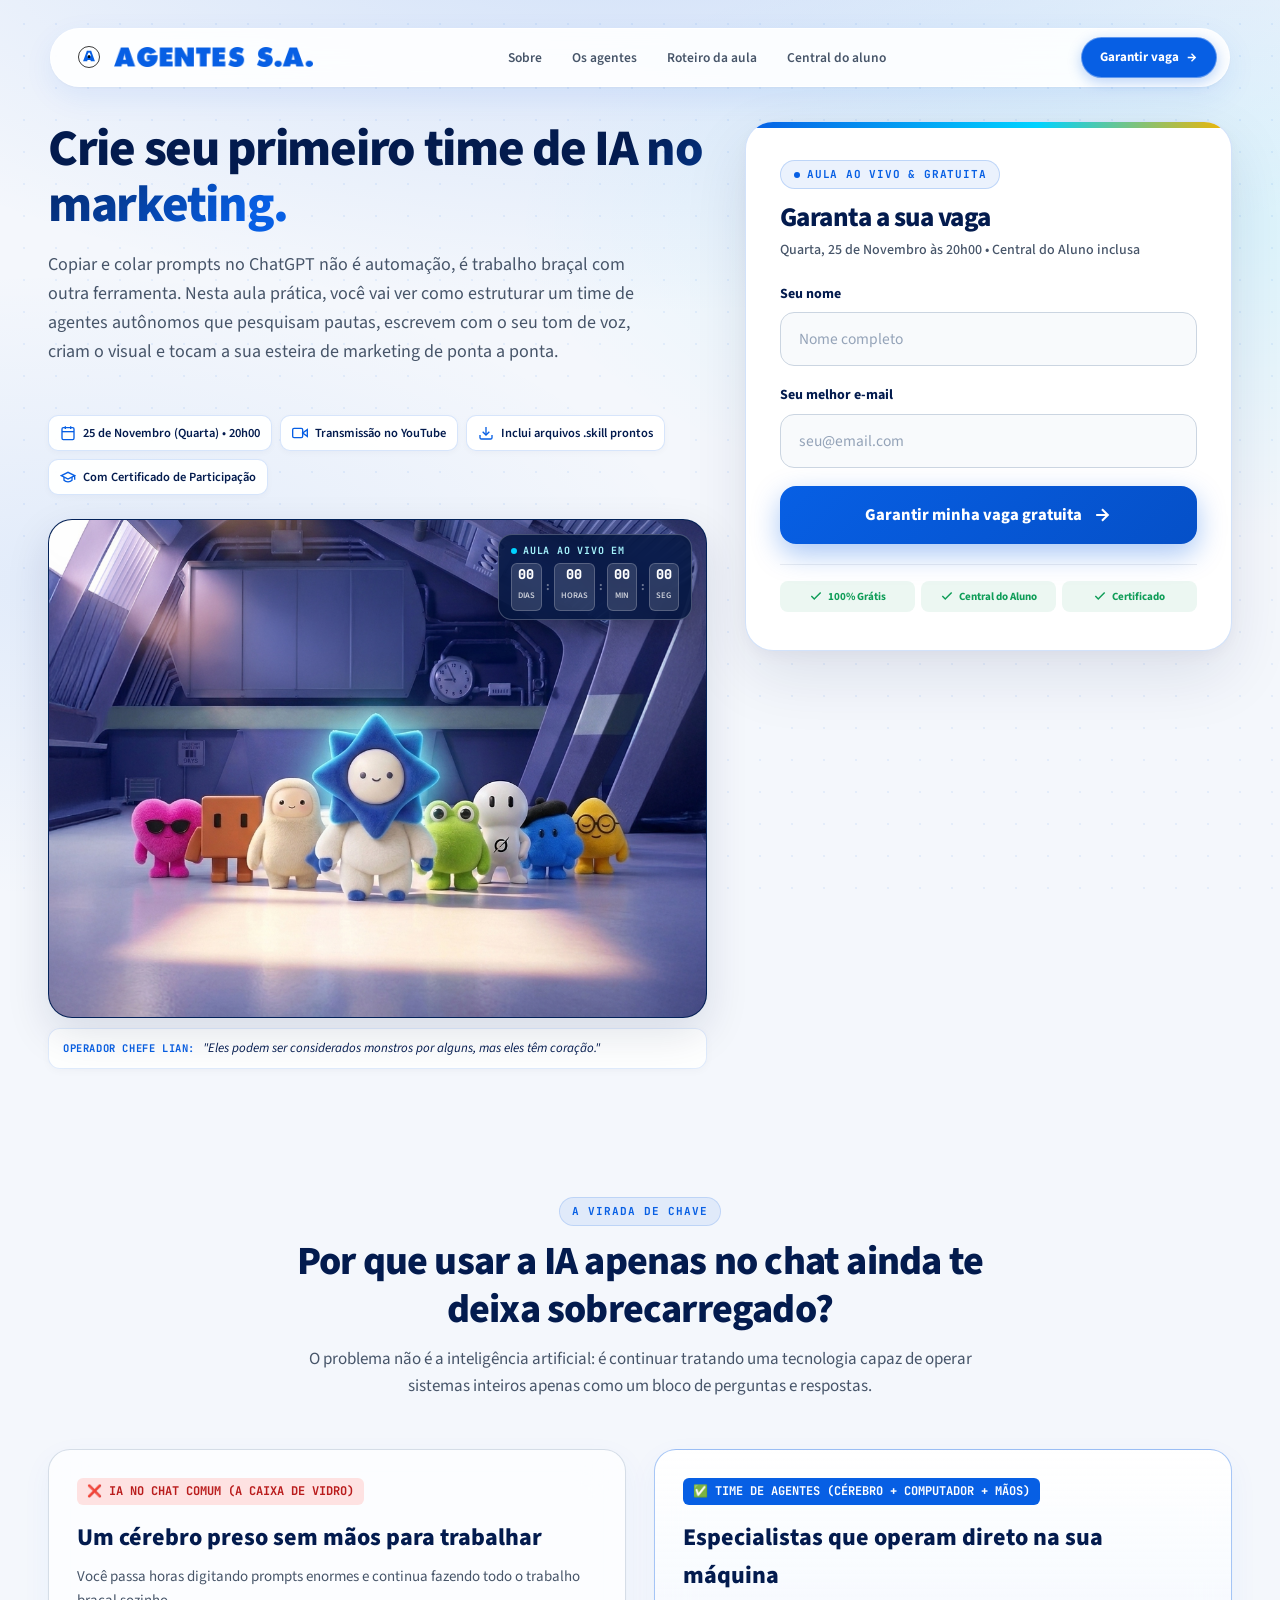
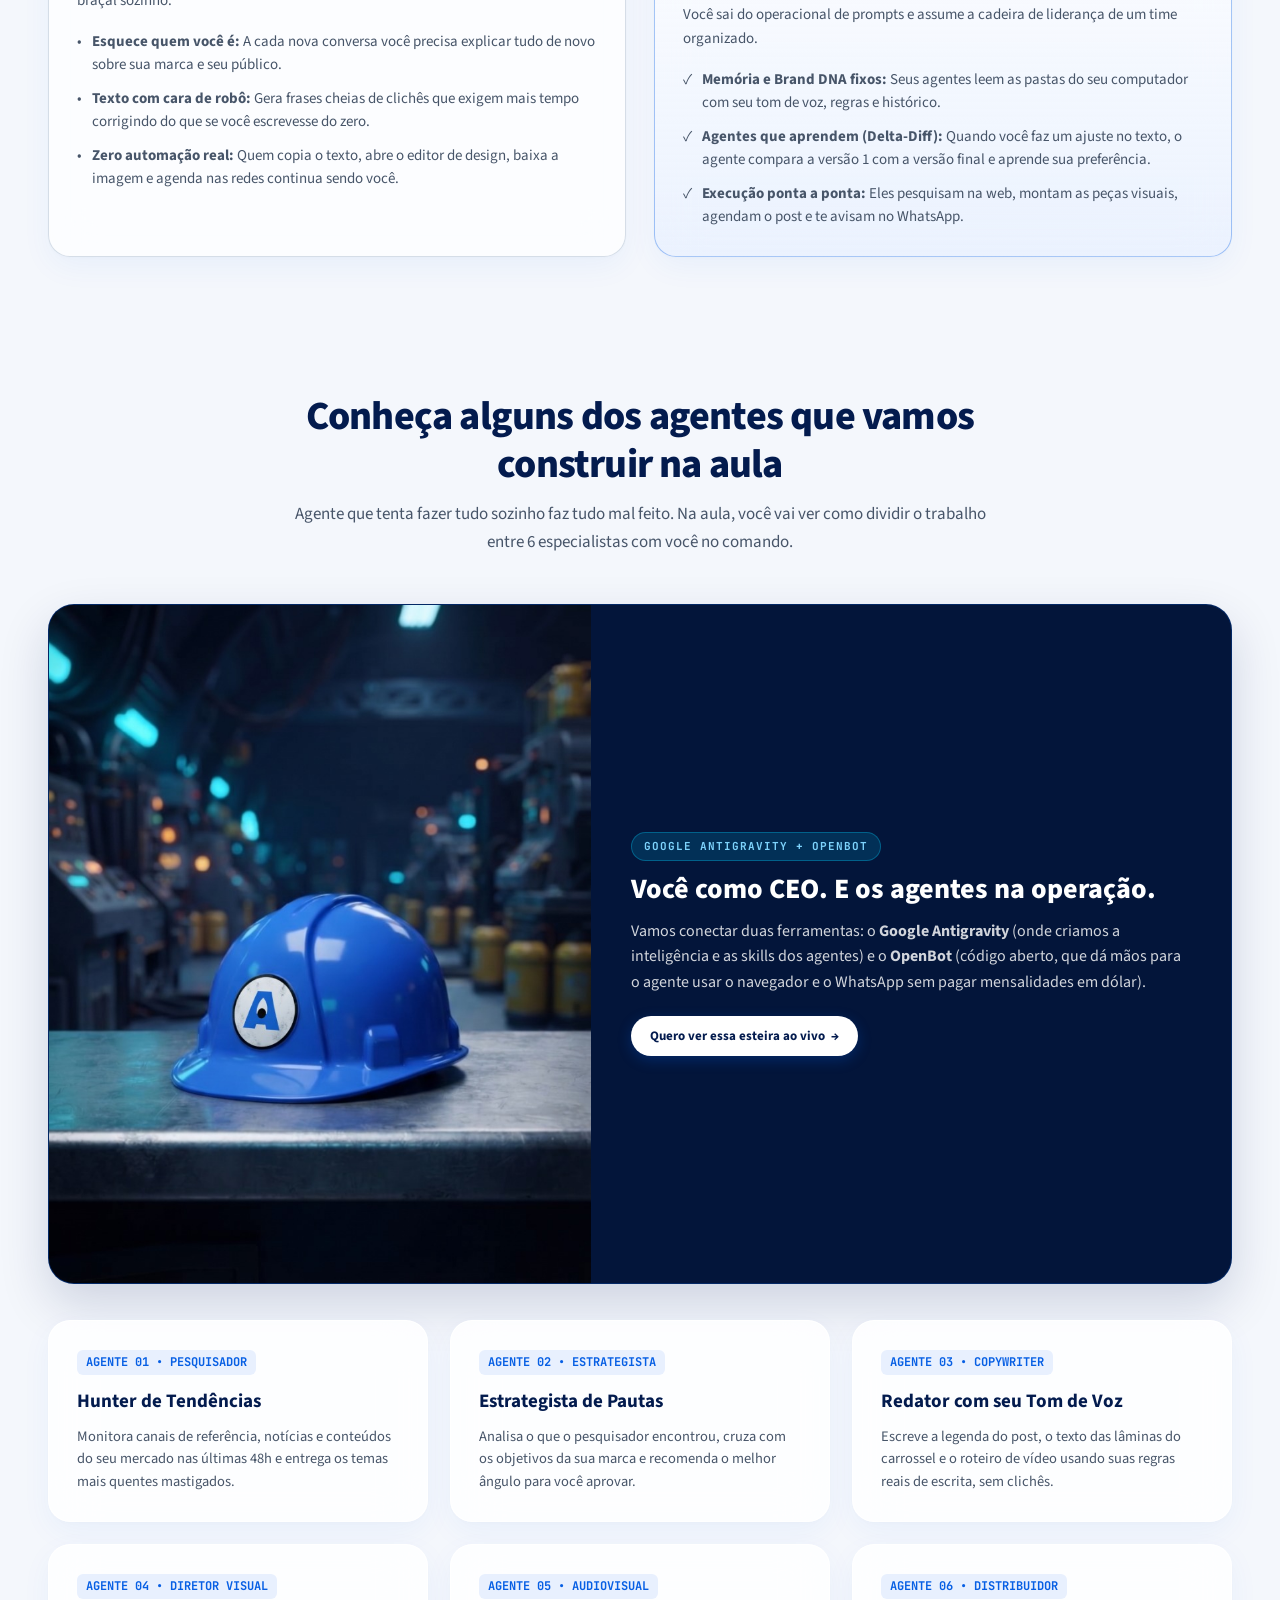
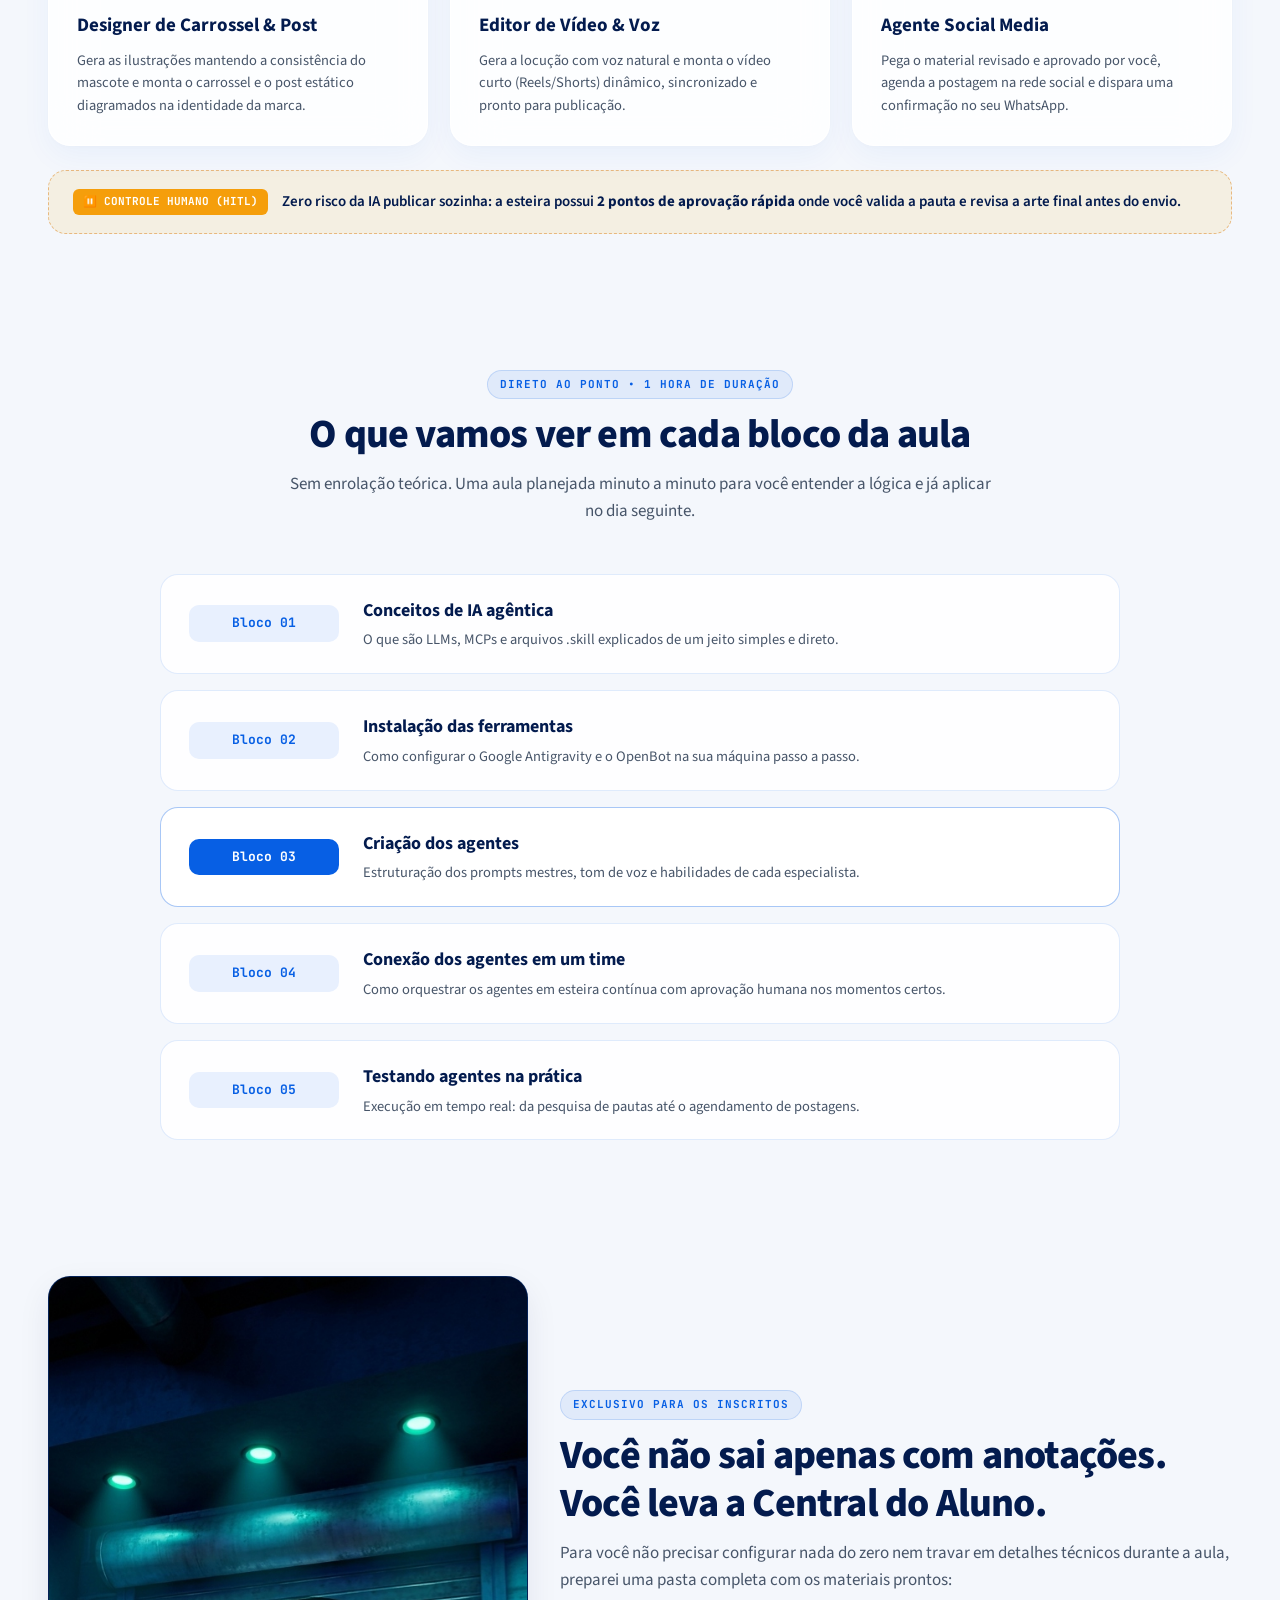
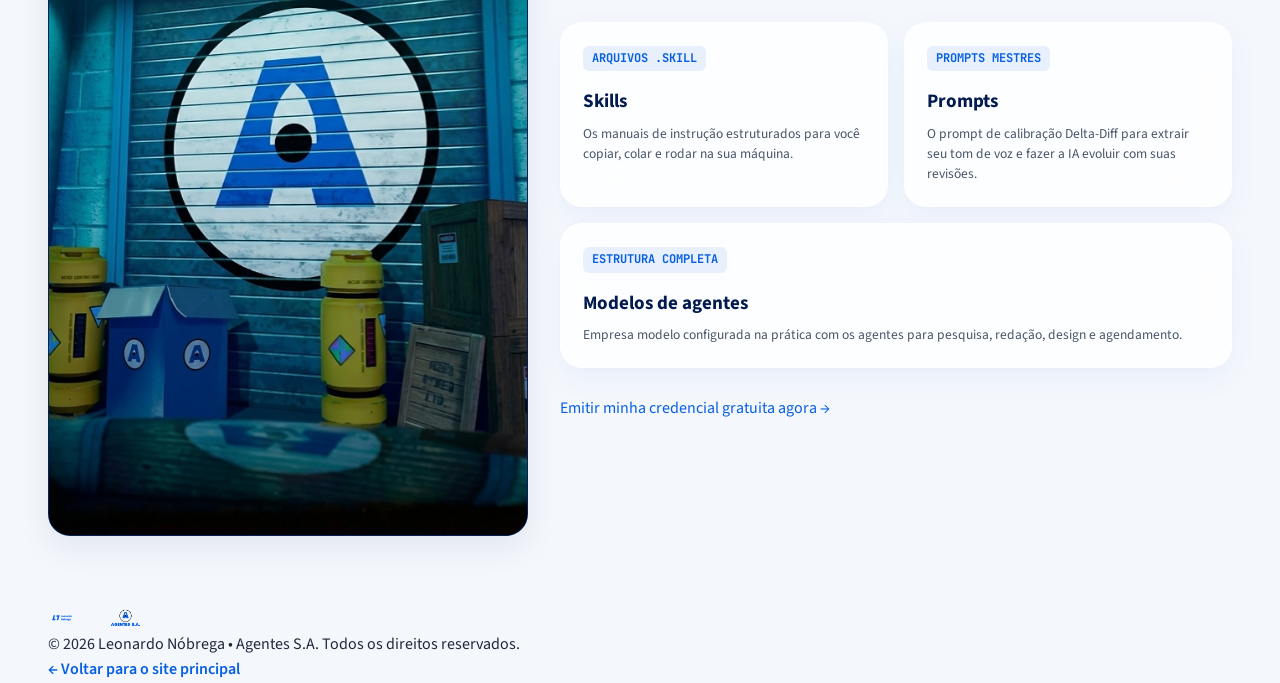
<file: agentes-sa/index.html>
<!DOCTYPE html>
<html lang="pt-BR">
<head>
  <!-- Google tag (gtag.js) -->
  <script async src="https://www.googletagmanager.com/gtm.js?id=GTM-TQJJ7PX4"></script>
  <script>
    window.dataLayer = window.dataLayer || [];
    function gtag(){dataLayer.push(arguments);}
    gtag('js', new Date());
  </script>
  <meta charset="UTF-8">
  <meta name="viewport" content="width=device-width, initial-scale=1.0">
  <title>Agentes S.A. | Crie seu Primeiro Time de IA no Marketing | Leonardo Nóbrega</title>
  <meta name="description" content="Aula aberta e ao vivo em 25 de Novembro às 20h. Veja na prática como montar um time de 6 agentes autônomos de IA para marketing usando Antigravity e OpenBot.">

  <!-- Fontes Oficiais da Marca -->
  <link rel="preconnect" href="https://fonts.googleapis.com">
  <link rel="preconnect" href="https://fonts.gstatic.com" crossorigin>
  <link href="https://fonts.googleapis.com/css2?family=JetBrains+Mono:wght@400;500;600;700&family=Source+Sans+3:ital,wght@0,300;0,400;0,500;0,600;0,700;0,800;1,400&display=swap" rel="stylesheet">

  <!-- CSS Global Oficial do Design System -->
  <link rel="stylesheet" href="../theme.css">

  <style>
    /* ═══════════════════════════════════════════════════════════════
       FUSÃO DE IDENTIDADE: DESIGN SYSTEM LEONARDO NÓBREGA × AGENTES S.A.
       ═══════════════════════════════════════════════════════════════ */
    :root {
      --ha-bg: #f4f7fc;
      --ha-surface: rgba(255, 255, 255, 0.86);
      --ha-card-bg: rgba(255, 255, 255, 0.84);
      --ha-title: #031b4e;
      --ha-text: #1e293b;
      --ha-text-secondary: #475569;
      --ha-text-muted: #64748b;

      /* Toques Industriais do Universo Agentes S.A. */
      --factory-yellow: #f4b400;
      --factory-yellow-soft: rgba(244, 180, 0, 0.14);
      --factory-cyan: #00d2ff;
      --factory-cyan-soft: rgba(0, 210, 255, 0.14);
      --factory-dark: #03153a;

      --ha-blur: blur(24px) saturate(160%);
      --ease-framer: cubic-bezier(0.16, 1, 0.3, 1);
    }

    body {
      background-color: var(--ha-bg) !important;
      color: var(--ha-text) !important;
      font-family: var(--font);
      overflow-x: hidden;
      background-image:
        radial-gradient(1px 1px at 24px 24px, rgba(7, 95, 228, 0.07) 1px, transparent 0),
        radial-gradient(ellipse 75% 45% at 50% -10%, rgba(7, 95, 228, 0.15), transparent),
        radial-gradient(ellipse 55% 35% at 95% 25%, rgba(0, 210, 255, 0.10), transparent),
        radial-gradient(ellipse 50% 35% at 5% 65%, rgba(7, 95, 228, 0.08), transparent) !important;
      background-size: 32px 32px, 100% 100%, 100% 100%, 100% 100% !important;
      background-attachment: fixed !important;
      line-height: 1.6;
    }

    .site-container {
      max-width: 1240px;
      margin: 0 auto;
      padding: 0 28px;
      position: relative;
      z-index: 2;
    }

        /* ═══════════════════════════════════════════════════════════════
       HEADER CO-BRANDING (LEONARDO NÓBREGA × AGENTES S.A.)
       ═══════════════════════════════════════════════════════════════ */
    .ha-navbar {
      position: sticky;
      top: 14px;
      z-index: 1000;
      max-width: 1180px;
      margin: 14px auto 0;
      background: rgba(255, 255, 255, 0.90);
      backdrop-filter: var(--ha-blur);
      -webkit-backdrop-filter: var(--ha-blur);
      border: 1px solid rgba(255, 255, 255, 0.95);
      border-radius: 9999px;
      padding: 8px 12px 8px 22px;
      display: flex;
      justify-content: space-between;
      align-items: center;
      box-shadow: 0 10px 30px rgba(7, 95, 228, 0.08), 0 1px 3px rgba(0, 0, 0, 0.04);
      transition: all 300ms var(--ease-framer);
      position: relative;
    }

    .brand-cobrand {
      display: flex;
      align-items: center;
      gap: 12px;
      text-decoration: none;
      flex-shrink: 0;
    }
    .brand-agentes-lockup {
      display: flex;
      align-items: center;
      gap: 9px;
    }
    .brand-agentes-emblem {
      height: 32px;
      width: 32px;
      object-fit: contain;
    }
    .brand-agentes-wordmark {
      height: 20px;
      width: auto;
      object-fit: contain;
    }

    .nav-links {
      display: flex;
      gap: 4px;
      align-items: center;
    }
    .nav-link {
      color: var(--ha-text-secondary);
      font-size: 13.5px;
      font-weight: 600;
      padding: 7px 13px;
      border-radius: 999px;
      transition: all 180ms ease;
      text-decoration: none;
    }
    .nav-link:hover {
      color: var(--ha-title);
      background: rgba(7, 95, 228, 0.06);
    }

    .nav-actions {
      display: flex;
      align-items: center;
      gap: 8px;
    }

    .nav-cta {
      background: var(--color-primary);
      color: #ffffff;
      font-weight: 700;
      font-size: 13px;
      padding: 9px 18px;
      border-radius: 999px;
      border: 1px solid rgba(255, 255, 255, 0.35);
      box-shadow: 0 4px 14px rgba(7, 95, 228, 0.28);
      text-decoration: none;
      display: inline-flex;
      align-items: center;
      gap: 6px;
      transition: all 220ms ease;
      white-space: nowrap;
    }
    .nav-cta:hover {
      background: var(--color-primary-dark);
      transform: translateY(-1px);
      box-shadow: 0 6px 18px rgba(7, 95, 228, 0.38);
      color: #ffffff;
    }

    /* Backdrop Escuro do Menu Mobile */
    .mobile-menu-backdrop {
      position: fixed;
      inset: 0;
      background: rgba(3, 21, 58, 0.45);
      backdrop-filter: blur(4px);
      -webkit-backdrop-filter: blur(4px);
      opacity: 0;
      pointer-events: none;
      transition: opacity 240ms ease;
      z-index: 998;
    }
    .mobile-menu-backdrop.is-active {
      opacity: 1;
      pointer-events: auto;
    }

    /* Botão Hambúrguer Mobile */
    .mobile-menu-toggle {
      display: none;
      width: 42px;
      height: 42px;
      border-radius: 12px;
      background: rgba(7, 95, 228, 0.08);
      border: 1px solid rgba(7, 95, 228, 0.16);
      flex-direction: column;
      justify-content: center;
      align-items: center;
      gap: 5px;
      cursor: pointer;
      padding: 0;
      transition: all 200ms ease;
      -webkit-tap-highlight-color: transparent;
    }
    .mobile-menu-toggle:hover {
      background: rgba(7, 95, 228, 0.14);
    }
    .mobile-menu-toggle:active {
      transform: scale(0.92);
    }
    .hamburger-bar {
      width: 20px;
      height: 2px;
      background: var(--ha-title);
      border-radius: 2px;
      transition: all 220ms cubic-bezier(0.16, 1, 0.3, 1);
    }
    .mobile-menu-toggle.is-active .bar-1 {
      transform: translateY(7px) rotate(45deg);
    }
    .mobile-menu-toggle.is-active .bar-2 {
      opacity: 0;
      transform: scaleX(0);
    }
    .mobile-menu-toggle.is-active .bar-3 {
      transform: translateY(-7px) rotate(-45deg);
    }

    /* Dropdown Flutuante Mobile (Opaco, Elegante e com Chevrons) */
    .mobile-menu-dropdown {
      display: none;
      position: absolute;
      top: calc(100% + 10px);
      left: 0;
      right: 0;
      background: #ffffff;
      border: 1.5px solid rgba(7, 95, 228, 0.16);
      border-radius: 24px;
      padding: 14px;
      box-shadow: 0 24px 60px rgba(3, 21, 58, 0.22), 0 4px 16px rgba(7, 95, 228, 0.08);
      z-index: 1001;
      animation: menuFadeIn 240ms cubic-bezier(0.16, 1, 0.3, 1) forwards;
    }
    @keyframes menuFadeIn {
      from { opacity: 0; transform: translateY(-8px) scale(0.98); }
      to { opacity: 1; transform: translateY(0) scale(1); }
    }
    .mobile-menu-dropdown.is-open {
      display: block;
    }
    .mobile-nav-list {
      display: flex;
      flex-direction: column;
      gap: 4px;
    }
    .mobile-nav-item {
      display: flex;
      align-items: center;
      justify-content: space-between;
      padding: 12px 14px;
      font-size: 15px;
      font-weight: 700;
      color: var(--ha-title);
      text-decoration: none;
      border-radius: 12px;
      transition: all 160ms ease;
      -webkit-tap-highlight-color: transparent;
    }
    .mobile-nav-item:hover, .mobile-nav-item:active {
      background: rgba(7, 95, 228, 0.08);
      color: var(--color-primary);
    }
    .mobile-nav-label-group {
      display: flex;
      align-items: center;
      gap: 12px;
    }
    .mobile-nav-dot {
      width: 7px;
      height: 7px;
      border-radius: 50%;
      background: var(--color-primary);
      opacity: 0.7;
    }
    .mobile-nav-chevron {
      color: var(--ha-text-muted);
      transition: transform 160ms ease;
    }
    .mobile-nav-item:active .mobile-nav-chevron {
      transform: translateX(3px);
    }
    .mobile-menu-footer {
      margin-top: 10px;
      padding-top: 12px;
      border-top: 1px solid rgba(3, 27, 78, 0.08);
    }
    .mobile-dropdown-cta {
      display: flex;
      align-items: center;
      justify-content: center;
      gap: 8px;
      width: 100%;
      height: 48px;
      background: var(--color-primary);
      color: #ffffff;
      font-weight: 700;
      font-size: 14.5px;
      border-radius: 14px;
      text-decoration: none;
      box-shadow: 0 8px 20px rgba(7, 95, 228, 0.30);
      transition: all 180ms ease;
      -webkit-tap-highlight-color: transparent;
    }
    .mobile-dropdown-cta:active {
      transform: scale(0.98);
      box-shadow: 0 4px 12px rgba(7, 95, 228, 0.25);
    }

    /* ═══════════════════════════════════════════════════════════════
       DOBRA 1: HERO + FORMULÁRIO DE INSCRIÇÃO
       ═══════════════════════════════════════════════════════════════ */
    .hero-section {
      padding: 48px 0 60px;
    }
    .hero-grid {
      display: grid;
      grid-template-columns: minmax(0, 1.15fr) minmax(0, 0.85fr);
      grid-template-areas:
        "intro form"
        "visual form";
      gap: 24px 38px;
      align-items: start;
    }
    .hero-grid > * {
      min-width: 0;
    }
    .hero-intro-block {
      grid-area: intro;
    }
    .hero-visual-block {
      grid-area: visual;
    }
    .signup-ticket-card {
      grid-area: form;
      position: sticky;
      top: 96px;
    }

    .factory-pill {
      display: inline-flex;
      align-items: center;
      gap: 10px;
      padding: 6px 14px;
      border-radius: 999px;
      background: rgba(7, 95, 228, 0.08);
      border: 1px solid rgba(7, 95, 228, 0.2);
      color: var(--color-primary);
      font-size: 12.5px;
      font-weight: 700;
      letter-spacing: 0.4px;
      margin-bottom: 18px;
      font-family: 'JetBrains Mono', monospace;
    }
    .pulse-dot {
      width: 7px;
      height: 7px;
      background: var(--color-primary);
      border-radius: 50%;
      box-shadow: 0 0 8px rgba(7, 95, 228, 0.7);
      animation: pulseAnim 2s infinite;
    }
    @keyframes pulseAnim {
      0%, 100% { opacity: 1; transform: scale(1); }
      50% { opacity: 0.4; transform: scale(0.8); }
    }

    .hero-logo-banner {
      display: flex;
      align-items: center;
      gap: 14px;
      margin-bottom: 16px;
    }
    .hero-logo-banner img {
      height: 58px;
      width: auto;
      object-fit: contain;
    }

    .hero-title {
      font-size: clamp(36px, 4vw, 52px);
      font-weight: 800;
      line-height: 1.1;
      letter-spacing: -1.3px;
      color: var(--ha-title);
      margin-bottom: 18px;
    }
    .hero-title .text-gradient {
      background: linear-gradient(135deg, var(--color-navy) 15%, var(--color-primary) 85%);
      -webkit-background-clip: text;
      -webkit-text-fill-color: transparent;
    }

    .hero-desc {
      font-size: 18px;
      line-height: 1.6;
      color: var(--ha-text-secondary);
      margin-bottom: 24px;
      max-width: 600px;
    }

    .event-meta-pills {
      display: flex;
      flex-wrap: wrap;
      gap: 8px;
      margin-bottom: 24px;
      align-items: center;
    }
    .event-meta-pills::-webkit-scrollbar {
      display: none;
    }
    .meta-pill {
      background: rgba(255, 255, 255, 0.95);
      border: 1px solid rgba(7, 95, 228, 0.16);
      padding: 7px 11px;
      border-radius: 10px;
      font-size: 12.5px;
      font-weight: 600;
      color: var(--ha-title);
      display: inline-flex;
      align-items: center;
      gap: 7px;
      white-space: nowrap;
      flex-shrink: 0;
      box-shadow: 0 2px 6px rgba(3, 27, 78, 0.03);
    }
    .meta-pill svg {
      color: var(--color-primary);
      flex-shrink: 0;
    }

    /* Card Visual do Mascote Lian e Time no Hangar (Sem Cortes) */
    .hero-visual-frame {
      position: relative;
      border-radius: 24px;
      overflow: hidden;
      border: 1.5px solid rgba(7, 95, 228, 0.18);
      box-shadow: 0 16px 44px rgba(3, 27, 78, 0.12);
      background: var(--factory-dark);
    }
    .hero-visual-frame img {
      width: 100%;
      height: auto;
      aspect-ratio: 2068 / 1565;
      object-fit: cover;
      display: block;
      transition: transform 500ms var(--ease-framer);
    }
    .hero-visual-frame:hover img {
      transform: scale(1.02);
    }

    /* Badge Flutuante do Contador (Canto Superior Direito, sem cobrir os personagens) */
    .hero-cd-floating {
      position: absolute;
      top: 14px;
      right: 14px;
      background: rgba(3, 21, 58, 0.84);
      backdrop-filter: blur(16px) saturate(160%);
      -webkit-backdrop-filter: blur(16px) saturate(160%);
      border: 1px solid rgba(255, 255, 255, 0.24);
      border-radius: 14px;
      padding: 8px 12px;
      display: flex;
      flex-direction: column;
      gap: 4px;
      z-index: 3;
      box-shadow: 0 8px 24px rgba(0, 0, 0, 0.28);
    }
    .hero-cd-top-label {
      font-family: 'JetBrains Mono', monospace;
      font-size: 10px;
      font-weight: 700;
      color: #a5f3fc;
      letter-spacing: 0.8px;
      display: flex;
      align-items: center;
      gap: 6px;
    }
    .pulse-dot-cyan {
      width: 6px;
      height: 6px;
      border-radius: 50%;
      background: #00d2ff;
      box-shadow: 0 0 0 0 rgba(0, 210, 255, 0.7);
      animation: pulse 2s infinite;
    }
    .hero-cd-units {
      display: flex;
      gap: 4px;
      align-items: center;
    }
    .hero-cd-box {
      background: rgba(255, 255, 255, 0.14);
      border: 1px solid rgba(255, 255, 255, 0.20);
      border-radius: 6px;
      padding: 3px 6px;
      min-width: 26px;
      text-align: center;
    }
    .hero-cd-val {
      font-family: 'JetBrains Mono', monospace;
      font-size: 13.5px;
      font-weight: 800;
      color: #ffffff;
      line-height: 1.1;
      display: block;
    }
    .hero-cd-tag {
      font-size: 8.5px;
      color: rgba(255, 255, 255, 0.75);
      text-transform: uppercase;
      font-weight: 600;
    }
    .hero-cd-divider {
      color: rgba(255, 255, 255, 0.4);
      font-size: 12px;
      font-weight: 700;
    }

    /* Barra de Legenda Oficial Abaixo da Imagem */
    .hero-quote-bar {
      margin-top: 10px;
      background: rgba(255, 255, 255, 0.90);
      border: 1px solid rgba(7, 95, 228, 0.12);
      border-radius: 12px;
      padding: 9px 14px;
      display: flex;
      align-items: center;
      gap: 8px;
      font-size: 13px;
      box-shadow: 0 2px 8px rgba(3, 27, 78, 0.03);
    }
    .hero-quote-tag {
      font-family: 'JetBrains Mono', monospace;
      font-size: 10.5px;
      font-weight: 700;
      color: var(--color-primary);
      letter-spacing: 0.6px;
      white-space: nowrap;
    }
    .hero-quote-phrase {
      font-style: italic;
      color: var(--ha-title);
    }

    /* ═══════════════════════════════════════════════════════════════
       CARD DE INSCRIÇÃO: MAIOR, MAIS ATRATIVO E COM MENOS TEXTO
       ═══════════════════════════════════════════════════════════════ */
    .signup-ticket-card {
      background: #ffffff;
      border: 1.5px solid rgba(7, 95, 228, 0.18);
      border-radius: 28px;
      padding: 38px 34px;
      box-shadow: 0 4px 16px rgba(3, 27, 78, 0.04), 0 24px 64px rgba(3, 27, 78, 0.10);
      position: sticky;
      top: 96px;
      overflow: hidden;
      display: flex;
      flex-direction: column;
      justify-content: center;
    }
    .signup-ticket-card::before {
      content: '';
      position: absolute;
      top: 0;
      left: 0;
      right: 0;
      height: 6px;
      background: linear-gradient(90deg, var(--color-primary) 0%, var(--factory-cyan) 60%, var(--factory-yellow) 100%);
    }

    .ticket-header-pill {
      display: inline-flex;
      align-items: center;
      gap: 7px;
      background: rgba(7, 95, 228, 0.08);
      border: 1px solid rgba(7, 95, 228, 0.20);
      padding: 5px 13px;
      border-radius: 999px;
      font-family: 'JetBrains Mono', monospace;
      font-size: 11px;
      font-weight: 700;
      color: var(--color-primary);
      letter-spacing: 0.8px;
      margin-bottom: 12px;
      width: fit-content;
    }
    .pulse-dot-blue {
      width: 6px;
      height: 6px;
      border-radius: 50%;
      background: var(--color-primary);
      box-shadow: 0 0 0 0 rgba(7, 95, 228, 0.6);
      animation: pulse 2s infinite;
    }

    .ticket-title-large {
      font-size: 27px;
      font-weight: 800;
      color: var(--ha-title);
      letter-spacing: -0.5px;
      line-height: 1.25;
      margin: 0 0 6px;
      white-space: nowrap;
    }
    .ticket-sub-direct {
      font-size: 14px;
      color: var(--ha-text-secondary);
      margin: 0 0 22px;
      line-height: 1.4;
      font-weight: 500;
    }

    .form-group-lg {
      margin-bottom: 18px;
    }
    .form-label-lg {
      display: block;
      font-size: 14px;
      font-weight: 700;
      color: var(--ha-title);
      margin-bottom: 7px;
    }
    .ha-input-large {
      width: 100%;
      height: 54px;
      background: #f8fafc;
      border: 1.5px solid #cbd5e1;
      border-radius: 14px;
      padding: 0 18px;
      color: var(--ha-text);
      font-size: 15.5px;
      font-family: var(--font);
      transition: all 180ms ease;
      outline: none;
      box-sizing: border-box;
    }
    .ha-input-large:focus {
      border-color: var(--color-primary);
      background: #ffffff;
      box-shadow: 0 0 0 4px rgba(7, 95, 228, 0.14);
    }
    .ha-input-large::placeholder {
      color: #94a3b8;
    }

    .btn-submit-hero {
      width: 100%;
      height: 58px;
      background: linear-gradient(135deg, var(--color-primary) 0%, #0550c8 100%);
      color: #ffffff;
      font-weight: 800;
      font-size: 16.5px;
      border-radius: 16px;
      border: none;
      box-shadow: 0 10px 28px rgba(7, 95, 228, 0.35);
      display: flex;
      align-items: center;
      justify-content: center;
      gap: 10px;
      cursor: pointer;
      transition: all 200ms ease;
      font-family: var(--font);
      margin-top: 12px;
    }
    .btn-submit-hero:hover {
      transform: translateY(-2px);
      box-shadow: 0 14px 34px rgba(7, 95, 228, 0.45);
      background: linear-gradient(135deg, #0968f6 0%, #0448b4 100%);
    }
    .btn-submit-hero:active {
      transform: scale(0.98);
    }
    .btn-submit-hero:disabled {
      opacity: 0.75;
      cursor: wait;
    }

    .form-trust-badges {
      margin-top: 20px;
      padding-top: 16px;
      border-top: 1px solid rgba(3, 27, 78, 0.08);
      display: grid;
      grid-template-columns: repeat(3, 1fr);
      gap: 6px;
    }
    .trust-badge {
      display: flex;
      align-items: center;
      justify-content: center;
      gap: 5px;
      font-size: 11px;
      font-weight: 700;
      color: #0f9d58;
      background: rgba(15, 157, 88, 0.08);
      padding: 7px 4px;
      border-radius: 8px;
      white-space: nowrap;
    }
    .trust-badge svg {
      stroke-width: 2.5;
    }

            /* ═══════════════════════════════════════════════════════════════
       ESTADO PÓS-INSCRIÇÃO: CONFIRMAÇÃO & AGENDA (GOOGLE + APPLE)
       ═══════════════════════════════════════════════════════════════ */
    .signup-success-card {
      animation: successCardPop 350ms cubic-bezier(0.16, 1, 0.3, 1) forwards;
    }
    @keyframes successCardPop {
      from { opacity: 0; transform: scale(0.96) translateY(8px); }
      to { opacity: 1; transform: scale(1) translateY(0); }
    }

    .success-top-badge {
      display: flex;
      align-items: center;
      gap: 10px;
      margin-bottom: 12px;
    }
    .success-icon-check {
      width: 28px;
      height: 28px;
      border-radius: 50%;
      background: #0f9d58;
      color: #ffffff;
      display: flex;
      align-items: center;
      justify-content: center;
      box-shadow: 0 4px 12px rgba(15, 157, 88, 0.35);
      flex-shrink: 0;
    }
    .success-status-pill {
      font-family: 'JetBrains Mono', monospace;
      font-size: 11px;
      font-weight: 800;
      color: #0f9d58;
      letter-spacing: 0.8px;
    }

    .success-head-title {
      font-size: 26px;
      font-weight: 800;
      color: var(--ha-title);
      margin: 0 0 16px;
      letter-spacing: -0.6px;
      line-height: 1.25;
    }

    /* Caixa em Destaque: Acesse pelo e-mail */
    .success-email-card {
      background: linear-gradient(180deg, #f0f7ff 0%, #e6f0fd 100%);
      border: 1.5px solid rgba(7, 95, 228, 0.22);
      border-radius: 16px;
      padding: 18px;
      margin-bottom: 20px;
      display: flex;
      gap: 14px;
      align-items: flex-start;
      box-shadow: 0 2px 10px rgba(7, 95, 228, 0.06);
    }
    .email-card-icon {
      font-size: 28px;
      line-height: 1;
      flex-shrink: 0;
      margin-top: 2px;
    }
    .email-card-content {
      flex: 1;
    }
    .email-card-title {
      font-size: 15px;
      font-weight: 800;
      color: #031b4e;
      margin-bottom: 6px;
      line-height: 1.35;
    }
    .email-card-desc {
      font-size: 13.5px;
      color: #334155;
      margin: 0 0 10px;
      line-height: 1.5;
    }
    .email-highlight {
      color: #075fe4;
      font-weight: 700;
      word-break: break-all;
    }
    .email-card-tip {
      font-size: 12px;
      color: #475569;
      background: rgba(255, 255, 255, 0.85);
      padding: 8px 11px;
      border-radius: 8px;
      border: 1px solid rgba(7, 95, 228, 0.14);
      line-height: 1.45;
    }

    /* Seção de Botões de Agenda: Google + Apple */
    .calendar-buttons-wrap {
      margin-top: 8px;
      margin-bottom: 16px;
    }
    .calendar-headline {
      font-family: 'JetBrains Mono', monospace;
      font-size: 11px;
      font-weight: 700;
      color: var(--color-primary);
      letter-spacing: 0.6px;
      margin-bottom: 10px;
      display: flex;
      align-items: center;
      gap: 6px;
    }
    .calendar-grid-two {
      display: grid;
      grid-template-columns: 1fr 1fr;
      gap: 10px;
    }
    .btn-cal-action {
      height: 48px;
      border-radius: 12px;
      display: flex;
      align-items: center;
      justify-content: center;
      gap: 8px;
      font-size: 13.5px;
      font-weight: 700;
      text-decoration: none;
      transition: all 180ms ease;
      font-family: var(--font);
      box-sizing: border-box;
    }
    .btn-cal-google {
      background: #ffffff;
      color: #1e293b;
      border: 1.5px solid #cbd5e1;
      box-shadow: 0 2px 6px rgba(3, 27, 78, 0.04);
    }
    .btn-cal-google:hover {
      border-color: #4285f4;
      color: #1a73e8;
      transform: translateY(-1px);
      box-shadow: 0 4px 12px rgba(66, 133, 244, 0.16);
    }
    .btn-cal-apple {
      background: #031b4e;
      color: #ffffff;
      border: 1.5px solid #031b4e;
      box-shadow: 0 2px 6px rgba(3, 27, 78, 0.08);
    }
    .btn-cal-apple:hover {
      background: #075fe4;
      border-color: #075fe4;
      transform: translateY(-1px);
      box-shadow: 0 4px 14px rgba(7, 95, 228, 0.28);
      color: #ffffff;
    }

    .success-footer-row {
      display: flex;
      align-items: center;
      justify-content: space-between;
      gap: 8px;
      margin-top: 14px;
      padding-top: 12px;
      border-top: 1px solid rgba(3, 27, 78, 0.08);
      font-size: 12px;
      color: #64748b;
    }
    .success-date-tag {
      font-family: 'JetBrains Mono', monospace;
      font-size: 11px;
      font-weight: 600;
      color: var(--ha-text-secondary);
    }
    .btn-reset-signup {
      background: none;
      border: none;
      color: var(--color-primary);
      font-size: 12px;
      font-weight: 600;
      text-decoration: underline;
      cursor: pointer;
      padding: 0;
      font-family: var(--font);
    }
    .btn-reset-signup:hover {
      color: #031b4e;
    }

/* ═══════════════════════════════════════════════════════════════
       SEÇÕES GERAIS E SPOTLIGHT CARDS
       ═══════════════════════════════════════════════════════════════ */
    .section-wrap {
      padding: 68px 0;
    }
    .section-header-center {
      text-align: center;
      max-width: 720px;
      margin: 0 auto 48px;
    }
    .badge-soft-blue {
      display: inline-block;
      font-family: 'JetBrains Mono', monospace;
      font-size: 11px;
      font-weight: 700;
      text-transform: uppercase;
      letter-spacing: 1px;
      color: var(--color-primary);
      background: rgba(7, 95, 228, 0.08);
      border: 1px solid rgba(7, 95, 228, 0.16);
      padding: 5px 12px;
      border-radius: 999px;
      margin-bottom: 12px;
    }
    .sec-title {
      font-size: clamp(28px, 3.2vw, 40px);
      font-weight: 800;
      color: var(--ha-title);
      letter-spacing: -0.8px;
      line-height: 1.2;
      margin-bottom: 12px;
    }
    .sec-desc {
      font-size: 17px;
      color: var(--ha-text-secondary);
      line-height: 1.6;
    }

    .spotlight-card {
      position: relative;
      background: var(--ha-card-bg);
      border: 1px solid rgba(255, 255, 255, 0.95);
      border-radius: 22px;
      padding: 28px;
      overflow: hidden;
      backdrop-filter: var(--ha-blur);
      -webkit-backdrop-filter: var(--ha-blur);
      transition: all 300ms var(--ease-framer);
      box-shadow: 0 10px 30px rgba(7, 95, 228, 0.05), 0 2px 6px rgba(0, 0, 0, 0.02);
    }
    .spotlight-card:hover {
      border-color: rgba(7, 95, 228, 0.28);
      transform: translateY(-4px);
      box-shadow: 0 20px 45px rgba(7, 95, 228, 0.11), 0 4px 12px rgba(0, 0, 0, 0.03);
    }

    /* ═══════════════════════════════════════════════════════════════
       DOBRA 2: O CONTRASTE (CAIXA DE VIDRO VS AGENTE REAL)
       ═══════════════════════════════════════════════════════════════ */
    .contrast-grid {
      display: grid;
      grid-template-columns: 1fr 1fr;
      gap: 28px;
    }
    .contrast-card-old {
      background: rgba(255, 255, 255, 0.72);
      border: 1px solid rgba(203, 213, 225, 0.8);
    }
    .contrast-card-new {
      background: linear-gradient(180deg, rgba(255, 255, 255, 0.96) 0%, rgba(232, 240, 254, 0.75) 100%);
      border: 1.5px solid rgba(7, 95, 228, 0.35);
    }
    .contrast-tag {
      display: inline-flex;
      align-items: center;
      gap: 6px;
      font-size: 12px;
      font-weight: 700;
      padding: 4px 10px;
      border-radius: 6px;
      margin-bottom: 14px;
      font-family: 'JetBrains Mono', monospace;
    }
    .tag-old { background: #fee2e2; color: #b91c1c; }
    .tag-new { background: var(--color-primary); color: #ffffff; }

    .contrast-list {
      list-style: none;
      margin-top: 18px;
      display: flex;
      flex-direction: column;
      gap: 12px;
    }
    .contrast-list li {
      display: flex;
      align-items: flex-start;
      gap: 10px;
      font-size: 15px;
      color: var(--ha-text-secondary);
      line-height: 1.5;
    }

    /* ═══════════════════════════════════════════════════════════════
       DOBRA 3: O CHÃO DE FÁBRICA E OS 6 AGENTES
       ═══════════════════════════════════════════════════════════════ */
    .factory-showcase-banner {
      border-radius: 26px;
      overflow: hidden;
      position: relative;
      margin-bottom: 36px;
      background: var(--factory-dark);
      border: 1px solid rgba(7, 95, 228, 0.25);
      box-shadow: 0 20px 50px rgba(3, 27, 78, 0.16);
      display: grid;
      grid-template-columns: 5.5fr 6.5fr;
      align-items: center;
    }
    .factory-banner-img {
      height: 100%;
      min-height: 300px;
      position: relative;
    }
    .factory-banner-img img {
      width: 100%;
      height: 100%;
      object-fit: cover;
      display: block;
    }
    .factory-banner-content {
      padding: 36px 40px;
      color: #ffffff;
    }
    .factory-banner-content h3 {
      font-size: 28px;
      font-weight: 800;
      margin-bottom: 12px;
      line-height: 1.2;
    }
    .factory-banner-content p {
      font-size: 16px;
      color: rgba(255, 255, 255, 0.82);
      line-height: 1.6;
      margin-bottom: 20px;
    }

    .agents-grid-3 {
      display: grid;
      grid-template-columns: repeat(3, 1fr);
      gap: 22px;
    }
    .agent-role-num {
      font-family: 'JetBrains Mono', monospace;
      font-size: 12px;
      font-weight: 700;
      color: var(--color-primary);
      background: var(--color-primary-lightest);
      padding: 3px 9px;
      border-radius: 6px;
      display: inline-block;
      margin-bottom: 12px;
    }
    .agent-card-title {
      font-size: 19px;
      font-weight: 700;
      color: var(--ha-title);
      margin-bottom: 8px;
    }
    .agent-card-desc {
      font-size: 14.5px;
      color: var(--ha-text-secondary);
      line-height: 1.55;
    }

    .hitl-checkpoint-bar {
      margin-top: 24px;
      background: rgba(244, 180, 0, 0.1);
      border: 1.5px dashed rgba(217, 119, 6, 0.45);
      border-radius: 18px;
      padding: 18px 24px;
      display: flex;
      align-items: center;
      justify-content: space-between;
      gap: 18px;
      flex-wrap: wrap;
    }
    .hitl-badge {
      background: #f59e0b;
      color: #ffffff;
      font-family: 'JetBrains Mono', monospace;
      font-size: 11px;
      font-weight: 700;
      padding: 4px 10px;
      border-radius: 6px;
      text-transform: uppercase;
    }

    /* ═══════════════════════════════════════════════════════════════
       DOBRA 4: ROTEIRO DE 60 MINUTOS (OS 5 BLOCOS)
       ═══════════════════════════════════════════════════════════════ */
    .agenda-list {
      display: flex;
      flex-direction: column;
      gap: 16px;
      max-width: 960px;
      margin: 0 auto;
    }
    .agenda-row {
      background: rgba(255, 255, 255, 0.88);
      border: 1px solid rgba(7, 95, 228, 0.12);
      border-radius: 18px;
      padding: 22px 28px;
      display: grid;
      grid-template-columns: 150px 1fr;
      gap: 24px;
      align-items: center;
      transition: all 220ms ease;
    }
    .agenda-row:hover {
      border-color: var(--color-primary);
      transform: translateX(4px);
      box-shadow: 0 10px 25px rgba(7, 95, 228, 0.08);
    }
    .agenda-time {
      font-family: 'JetBrains Mono', monospace;
      font-size: 13px;
      font-weight: 700;
      color: var(--color-primary);
      background: var(--color-primary-lightest);
      padding: 8px 12px;
      border-radius: 10px;
      text-align: center;
    }
    .agenda-info h4 {
      font-size: 18px;
      font-weight: 700;
      color: var(--ha-title);
      margin-bottom: 4px;
    }
    .agenda-info p {
      font-size: 14.5px;
      color: var(--ha-text-secondary);
      line-height: 1.5;
    }

    /* ═══════════════════════════════════════════════════════════════
       DOBRA 5: CENTRAL DO ALUNO & CENÁRIOS DA FÁBRICA
       ═══════════════════════════════════════════════════════════════ */
    .central-grid {
      display: grid;
      grid-template-columns: 5fr 7fr;
      gap: 32px;
      align-items: center;
    }
    .scenario-single-frame {
      border-radius: 22px;
      overflow: hidden;
      border: 1px solid rgba(7, 95, 228, 0.16);
      box-shadow: 0 12px 32px rgba(3, 27, 78, 0.08);
      background: var(--factory-dark);
      height: 100%;
      min-height: 440px;
      display: flex;
    }
    .scenario-single-frame img {
      width: 100%;
      height: 100%;
      object-fit: cover;
      display: block;
      transition: transform 400ms ease;
    }
    .scenario-single-frame:hover img {
      transform: scale(1.02);
    }

    .deliverables-stack {
      display: grid;
      grid-template-columns: 1fr 1fr;
      gap: 16px;
    }
    .deliverable-card {
      padding: 22px;
    }
    .deliverable-card h4 {
      font-size: 19px;
      font-weight: 700;
      color: var(--ha-title);
      margin: 4px 0 6px;
    }
    .deliverable-card p {
      font-size: 13.5px;
      color: var(--ha-text-secondary);
      line-height: 1.5;
      margin: 0;
    }
    .deliverable-card-wide {
      grid-column: span 2;
    }
        /* ═══════════════════════════════════════════════════════════════
       RESPONSIVIDADE E OTIMIZAÇÕES MOBILE PROFISSIONAIS
       ═══════════════════════════════════════════════════════════════ */
    @media (max-width: 960px) {
      .nav-links {
        display: none;
      }
      .nav-actions .nav-cta {
        display: none;
      }
      .mobile-menu-toggle {
        display: flex;
      }

      /* Hero Reordenado no Mobile: 1. Intro, 2. Formulário, 3. Visuais */
      .hero-grid {
        display: flex;
        flex-direction: column;
        gap: 20px;
      }
      .hero-intro-block {
        order: 1;
      }
      .signup-ticket-card {
        order: 2;
        position: static;
        padding: 26px 20px;
        border-radius: 22px;
        margin-bottom: 8px;
      }
      .hero-visual-block {
        order: 3;
      }

      .contrast-grid, .factory-showcase-banner, .central-grid {
        grid-template-columns: 1fr;
      }
      .agents-grid-3, .deliverables-stack {
        grid-template-columns: 1fr;
      }
      .agenda-row {
        grid-template-columns: 1fr;
        gap: 10px;
      }
    }

    @media (max-width: 640px) {
      .site-container {
        padding: 0 16px;
        width: 100%;
        box-sizing: border-box;
      }
      .ha-navbar {
        width: calc(100% - 24px);
        margin: 10px auto 0;
        padding: 8px 12px 8px 16px;
        box-sizing: border-box;
      }
      .brand-agentes-emblem {
        height: 30px;
        width: 30px;
      }
      .brand-agentes-wordmark {
        height: 19px;
      }

      .hero-section {
        padding: 16px 0 32px;
      }
      .hero-title {
        font-size: clamp(25px, 6.8vw, 31px);
        margin-bottom: 10px;
        letter-spacing: -0.6px;
        line-height: 1.15;
      }
      .hero-desc {
        font-size: 14.5px;
        line-height: 1.5;
        margin-bottom: 16px;
      }

      /* Form Card no mobile: confortável, compacto e atrativo */
      .signup-ticket-card {
        padding: 20px 16px;
        border-radius: 20px;
        margin-bottom: 16px;
        box-shadow: 0 16px 36px rgba(7, 95, 228, 0.12), 0 2px 6px rgba(0, 0, 0, 0.04);
      }
      .ticket-header-pill {
        margin-bottom: 8px;
        padding: 4px 10px;
        font-size: 11px;
      }
      .ticket-title-large {
        font-size: 22px;
        white-space: normal;
        margin-bottom: 3px;
        line-height: 1.2;
      }
      .ticket-sub-direct {
        font-size: 12.5px;
        margin-bottom: 14px;
        line-height: 1.35;
      }
      .form-group-lg {
        margin-bottom: 10px;
      }
      .form-label-lg {
        font-size: 12px;
        margin-bottom: 5px;
      }
      .ha-input-large {
        height: 48px;
        font-size: 14.5px;
        padding: 0 14px;
        border-radius: 12px;
      }
      .btn-submit-hero {
        height: 50px;
        font-size: 15px;
        border-radius: 12px;
        margin-top: 4px;
      }
      .form-trust-badges {
        grid-template-columns: repeat(3, 1fr);
        gap: 4px;
        margin-top: 14px;
        padding-top: 12px;
      }
      .trust-badge {
        font-size: 10px;
        padding: 6px 4px;
        gap: 3px;
      }

      /* Floating timer no mobile */
      .hero-cd-floating {
        top: 8px;
        right: 8px;
        padding: 5px 8px;
        border-radius: 10px;
        gap: 3px;
      }
      .hero-cd-top-label {
        font-size: 8px;
      }
      .hero-cd-units {
        gap: 3px;
      }
      .hero-cd-box {
        min-width: 20px;
        padding: 2px 4px;
        border-radius: 5px;
      }
      .hero-cd-val {
        font-size: 11px;
      }
      .hero-cd-tag {
        font-size: 7px;
      }
      .hero-cd-divider {
        font-size: 10px;
      }

      .hero-quote-bar {
        flex-direction: column;
        align-items: flex-start;
        gap: 4px;
        padding: 10px 14px;
        font-size: 12px;
      }

      .sec-title {
        font-size: clamp(23px, 6vw, 30px);
      }
      .section-wrap {
        padding: 40px 0;
      }
      .spotlight-card {
        padding: 20px 16px;
        border-radius: 18px;
      }
      .factory-showcase-banner {
        padding: 22px 16px;
        border-radius: 20px;
      }
      .agenda-block-card {
        padding: 16px;
        border-radius: 16px;
      }

      /* Confirmação de Cadastro no mobile */
      .success-head-title {
        font-size: 22px;
      }
      .success-email-card {
        padding: 14px;
        gap: 10px;
      }
      .email-card-icon {
        font-size: 24px;
      }
      .email-card-title {
        font-size: 14px;
      }
      .email-card-desc {
        font-size: 12.5px;
      }
      .email-card-tip {
        font-size: 11px;
        padding: 6px 8px;
      }
      .calendar-grid-two {
        grid-template-columns: 1fr;
        gap: 8px;
      }
      .btn-cal-action {
        height: 46px;
      }
    }
  </style>
</head>
<body>
  <!-- Backdrop escuro para o menu mobile -->
  <div class="mobile-menu-backdrop" id="mobileMenuBackdrop" onclick="closeMobileMenu()"></div>

  <!-- ═══════════════════════════════════════════════════════════════
       HEADER CO-BRANDING: LEONARDO NÓBREGA × AGENTES S.A.
       ═══════════════════════════════════════════════════════════════ -->
    <header class="ha-navbar" id="topNav">
    <a href="#topo" class="brand-cobrand" aria-label="Agentes S.A.">
      <div class="brand-agentes-lockup">
        <img src="assets/emblema_agentes_sa.svg" alt="Emblema Agentes S.A." class="brand-agentes-emblem">
        <img src="assets/logo_agentes_sa_wordmark.png" alt="Agentes S.A." class="brand-agentes-wordmark">
      </div>
    </a>

    <!-- Desktop Navigation Links -->
    <nav class="nav-links">
      <a href="#contraste" class="nav-link">Sobre</a>
      <a href="#time" class="nav-link">Os agentes</a>
      <a href="#roteiro" class="nav-link">Roteiro da aula</a>
      <a href="#central" class="nav-link">Central do aluno</a>
    </nav>

    <!-- Header Actions (CTA + Mobile Hamburger) -->
    <div class="nav-actions">
      <a href="#inscricao" class="nav-cta" onclick="focusSignupForm()">
        <span>Garantir vaga</span>
        <svg viewBox="0 0 24 24" width="13" height="13" fill="none" stroke="currentColor" stroke-width="2.5"><path d="M5 12h14M12 5l7 7-7 7"/></svg>
      </a>

      <!-- Botão Hambúrguer Mobile -->
      <button type="button" class="mobile-menu-toggle" id="mobileMenuBtn" aria-label="Abrir menu de navegação" aria-expanded="false" onclick="toggleMobileMenu()">
        <span class="hamburger-bar bar-1"></span>
        <span class="hamburger-bar bar-2"></span>
        <span class="hamburger-bar bar-3"></span>
      </button>
    </div>

    <!-- Dropdown Menu Mobile -->
    <div class="mobile-menu-dropdown" id="mobileMenuDropdown" aria-hidden="true">
      <nav class="mobile-nav-list">
        <a href="#contraste" class="mobile-nav-item" onclick="closeMobileMenu()">
          <span class="mobile-nav-label-group">
            <span class="mobile-nav-dot"></span>
            <span>Sobre a aula</span>
          </span>
          <svg class="mobile-nav-chevron" viewBox="0 0 24 24" width="16" height="16" fill="none" stroke="currentColor" stroke-width="2.5"><polyline points="9 18 15 12 9 6"/></svg>
        </a>
        <a href="#time" class="mobile-nav-item" onclick="closeMobileMenu()">
          <span class="mobile-nav-label-group">
            <span class="mobile-nav-dot"></span>
            <span>Os agentes</span>
          </span>
          <svg class="mobile-nav-chevron" viewBox="0 0 24 24" width="16" height="16" fill="none" stroke="currentColor" stroke-width="2.5"><polyline points="9 18 15 12 9 6"/></svg>
        </a>
        <a href="#roteiro" class="mobile-nav-item" onclick="closeMobileMenu()">
          <span class="mobile-nav-label-group">
            <span class="mobile-nav-dot"></span>
            <span>Roteiro prático</span>
          </span>
          <svg class="mobile-nav-chevron" viewBox="0 0 24 24" width="16" height="16" fill="none" stroke="currentColor" stroke-width="2.5"><polyline points="9 18 15 12 9 6"/></svg>
        </a>
        <a href="#central" class="mobile-nav-item" onclick="closeMobileMenu()">
          <span class="mobile-nav-label-group">
            <span class="mobile-nav-dot"></span>
            <span>Central do aluno</span>
          </span>
          <svg class="mobile-nav-chevron" viewBox="0 0 24 24" width="16" height="16" fill="none" stroke="currentColor" stroke-width="2.5"><polyline points="9 18 15 12 9 6"/></svg>
        </a>
      </nav>
      <div class="mobile-menu-footer">
        <a href="#inscricao" class="mobile-dropdown-cta" onclick="closeMobileMenu(); focusSignupForm();">
          <span>Garantir minha vaga gratuita</span>
          <svg viewBox="0 0 24 24" width="16" height="16" fill="none" stroke="currentColor" stroke-width="2.5"><path d="M5 12h14M12 5l7 7-7 7"/></svg>
        </a>
      </div>
    </div>
  </header>

  <main class="site-container" id="topo">

    <!-- ═══════════════════════════════════════════════════════════════
         DOBRA 1: HERO & CREDENCIAL DE INSCRIÇÃO
         ═══════════════════════════════════════════════════════════════ -->
        <section class="hero-section">
      <div class="hero-grid">

        <!-- Bloco 1: Título e Subtítulo -->
        <div class="hero-intro-block">
          <h1 class="hero-title">
            Crie seu primeiro time de <span class="text-gradient">IA no marketing.</span>
          </h1>

          <p class="hero-desc">
            Copiar e colar prompts no ChatGPT não é automação, é trabalho braçal com outra ferramenta. Nesta aula prática, você vai ver como estruturar um time de agentes autônomos que pesquisam pautas, escrevem com o seu tom de voz, criam o visual e tocam a sua esteira de marketing de ponta a ponta.
          </p>
        </div>

        <!-- Bloco 2: Card de Inscrição Oficial (No mobile, fica logo abaixo do título e subtítulo) -->
        <div class="signup-ticket-card" id="inscricao">
          <!-- Visão 1: Formulário Simplificado e Atrativo -->
          <div id="signupFormView">
            <div class="ticket-header-pill">
              <span class="pulse-dot-blue"></span>
              <span>AULA AO VIVO & GRATUITA</span>
            </div>

            <h2 class="ticket-title-large">Garanta a sua vaga</h2>
            <p class="ticket-sub-direct">Quarta, 25 de Novembro às 20h00 • Central do Aluno inclusa</p>

            <form id="webinarLeadForm" onsubmit="handleWebinarSignup(event)">
              <div class="form-group-lg">
                <label class="form-label-lg" for="leadName">Seu nome</label>
                <input type="text" id="leadName" class="ha-input-large" placeholder="Nome completo" required autocomplete="name">
              </div>

              <div class="form-group-lg">
                <label class="form-label-lg" for="leadEmail">Seu melhor e-mail</label>
                <input type="email" id="leadEmail" class="ha-input-large" placeholder="seu@email.com" required autocomplete="email">
              </div>

              <button type="submit" id="btnSubmitForm" class="btn-submit-hero">
                <span>Garantir minha vaga gratuita</span>
                <svg viewBox="0 0 24 24" width="20" height="20" fill="none" stroke="currentColor" stroke-width="2.5"><path d="M5 12h14M12 5l7 7-7 7"/></svg>
              </button>
            </form>

            <div class="form-trust-badges">
              <span class="trust-badge">
                <svg viewBox="0 0 24 24" width="14" height="14" fill="none" stroke="currentColor" stroke-width="2.5"><polyline points="20 6 9 17 4 12"/></svg>
                100% Grátis
              </span>
              <span class="trust-badge">
                <svg viewBox="0 0 24 24" width="14" height="14" fill="none" stroke="currentColor" stroke-width="2.5"><polyline points="20 6 9 17 4 12"/></svg>
                Central do Aluno
              </span>
              <span class="trust-badge">
                <svg viewBox="0 0 24 24" width="14" height="14" fill="none" stroke="currentColor" stroke-width="2.5"><polyline points="20 6 9 17 4 12"/></svg>
                Certificado
              </span>
            </div>
          </div>

          <!-- Visão 2: Confirmação de Cadastro e Orientação de E-mail -->
          <div id="signupSuccessView" class="signup-success-card" style="display: none;">
            <div class="success-top-badge">
              <span class="success-icon-check">
                <svg viewBox="0 0 24 24" width="18" height="18" fill="none" stroke="currentColor" stroke-width="3"><polyline points="20 6 9 17 4 12"/></svg>
              </span>
              <span class="success-status-pill">VAGA CONFIRMADA COM SUCESSO</span>
            </div>

            <h3 class="success-head-title">
              Tudo pronto, <span id="successUserName">Aluno</span>!
            </h3>

            <!-- Caixa de Destaque: Acesse pelo seu e-mail -->
            <div class="success-email-card">
              <div class="email-card-icon">📬</div>
              <div class="email-card-content">
                <div class="email-card-title">Acesse a Central do Aluno pelo seu e-mail</div>
                <p class="email-card-desc">
                  Acabamos de enviar o link de acesso exclusivo para <strong id="successUserEmail" class="email-highlight">seu@email.com</strong>.
                </p>
                <div class="email-card-tip">
                  💡 <strong>Abra o e-mail agora:</strong> o link para liberar as ferramentas, skills e prompts está na mensagem. Se não encontrar em 1 minuto, cheque a aba <strong>Promoções</strong> ou a pasta de <strong>Spam</strong>.
                </div>
              </div>
            </div>

            <!-- Seção de Agendamento: Google + Apple -->
            <div class="calendar-buttons-wrap">
              <div class="calendar-headline">
                <svg viewBox="0 0 24 24" width="14" height="14" fill="none" stroke="currentColor" stroke-width="2.5"><rect x="3" y="4" width="18" height="18" rx="2" ry="2"/><line x1="16" y1="2" x2="16" y2="6"/><line x1="8" y1="2" x2="8" y2="6"/><line x1="3" y1="10" x2="21" y2="10"/></svg>
                <span>SALVE O LEMBRETE NA SUA AGENDA:</span>
              </div>

              <div class="calendar-grid-two">
                <!-- Botão 1: Google Agenda -->
                <a href="https://calendar.google.com/calendar/render?action=TEMPLATE&text=Aula+Ao+Vivo+Agentes+S.A.+com+Leonardo+N%C3%B3brega&dates=20261125T230000Z/20261126T000000Z&details=Aula+pr%C3%A1tica+ao+vivo+mostrando+como+criar+seu+primeiro+time+de+agentes+de+IA+no+marketing+usando+Antigravity+e+OpenBot.+Link+da+sala:+https://www.youtube.com/live/1SrbjZXtYwk&location=https://www.youtube.com/live/1SrbjZXtYwk" target="_blank" rel="noopener" class="btn-cal-action btn-cal-google">
                  <svg viewBox="0 0 24 24" width="18" height="18" fill="currentColor">
                    <path d="M12.48 10.92v3.28h7.84c-.24 1.84-.853 3.187-1.787 4.133-1.147 1.147-2.933 2.4-6.053 2.4-4.827 0-8.6-3.893-8.6-8.72s3.773-8.72 8.6-8.72c2.6 0 4.507 1.027 5.907 2.347l2.307-2.307C18.747 1.44 16.133 0 12.48 0 5.867 0 .307 5.387.307 12s5.56 12 12.173 12c3.573 0 6.267-1.173 8.373-3.36 2.16-2.16 2.84-5.213 2.84-7.667 0-.76-.053-1.467-.173-2.053H12.48z"/>
                  </svg>
                  <span>Google Agenda</span>
                </a>

                <!-- Botão 2: Apple Calendar -->
                <a href="assets/aula-agentes-sa.ics" download="aula-agentes-sa.ics" class="btn-cal-action btn-cal-apple">
                  <svg viewBox="0 0 24 24" width="18" height="18" fill="currentColor">
                    <path d="M18.71 19.5c-.83 1.24-1.71 2.45-3.05 2.47-1.34.03-1.77-.79-3.29-.79-1.53 0-2 .77-3.27.82-1.31.05-2.3-1.32-3.14-2.53C4.25 17 2.94 12.45 4.7 9.39c.87-1.52 2.43-2.48 4.12-2.51 1.28-.02 2.5.87 3.29.87.78 0 2.26-1.07 3.81-.91.65.03 2.47.26 3.64 1.98-.09.06-2.17 1.28-2.15 3.81.03 3.02 2.65 4.03 2.68 4.04-.03.07-.42 1.44-1.38 2.83M15.97 6.37c.63-.78 1.06-1.85.94-2.93-.93.04-2.03.63-2.69 1.41-.58.68-1.1 1.76-.96 2.82 1.03.08 2.08-.53 2.71-1.3z"/>
                  </svg>
                  <span>Apple Calendar</span>
                </a>
              </div>
            </div>

            <div class="success-footer-row">
              <span class="success-date-tag">📅 Aula: 25/11 às 20h00</span>
              <button type="button" onclick="resetSignupView()" class="btn-reset-signup">
                Cadastrar outro e-mail
              </button>
            </div>
          </div>
        </div>

        <!-- Bloco 3: Meta-pills + Imagem do Time no Hangar + Legenda -->
        <div class="hero-visual-block">
          <div class="event-meta-pills">
            <div class="meta-pill">
              <svg viewBox="0 0 24 24" width="16" height="16" fill="none" stroke="currentColor" stroke-width="2"><rect x="3" y="4" width="18" height="18" rx="2" ry="2"/><line x1="16" y1="2" x2="16" y2="6"/><line x1="8" y1="2" x2="8" y2="6"/><line x1="3" y1="10" x2="21" y2="10"/></svg>
              <span>25 de Novembro (Quarta) • 20h00</span>
            </div>
            <div class="meta-pill">
              <svg viewBox="0 0 24 24" width="16" height="16" fill="none" stroke="currentColor" stroke-width="2"><polygon points="23 7 16 12 23 17 23 7"/><rect x="1" y="5" width="15" height="14" rx="2" ry="2"/></svg>
              <span>Transmissão no YouTube</span>
            </div>
            <div class="meta-pill">
              <svg viewBox="0 0 24 24" width="16" height="16" fill="none" stroke="currentColor" stroke-width="2"><path d="M21 15v4a2 2 0 0 1-2 2H5a2 2 0 0 1-2-2v-4"/><polyline points="7 10 12 15 17 10"/><line x1="12" y1="15" x2="12" y2="3"/></svg>
              <span>Inclui arquivos .skill prontos</span>
            </div>
            <div class="meta-pill">
              <svg viewBox="0 0 24 24" width="16" height="16" fill="none" stroke="currentColor" stroke-width="2"><path d="M22 10v6M2 10l10-5 10 5-10 5z"/><path d="M6 12v5c3 3 9 3 12 0v-5"/></svg>
              <span>Com Certificado de Participação</span>
            </div>
          </div>

          <!-- Cena Principal: Equipe Agentes S.A. no Hangar (Sem Cortes) -->
          <div class="hero-visual-frame">
            <img src="assets/hero-agentes-equipe.jpg" alt="Mascote Lian e equipe de agentes no hangar da fábrica Agentes S.A.">
            
            <!-- Contador Flutuante Discreto no Canto Superior -->
            <div class="hero-cd-floating" id="countdownTimer" aria-label="Contador regressivo para aula ao vivo">
              <div class="hero-cd-top-label">
                <span class="pulse-dot-cyan"></span>
                <span>AULA AO VIVO EM</span>
              </div>
              <div class="hero-cd-units">
                <div class="hero-cd-box"><span class="hero-cd-val" id="cdDays">15</span><span class="hero-cd-tag">Dias</span></div>
                <span class="hero-cd-divider">:</span>
                <div class="hero-cd-box"><span class="hero-cd-val" id="cdHours">20</span><span class="hero-cd-tag">Horas</span></div>
                <span class="hero-cd-divider">:</span>
                <div class="hero-cd-box"><span class="hero-cd-val" id="cdMins">30</span><span class="hero-cd-tag">Min</span></div>
                <span class="hero-cd-divider">:</span>
                <div class="hero-cd-box"><span class="hero-cd-val" id="cdSecs">00</span><span class="hero-cd-tag">Seg</span></div>
              </div>
            </div>
          </div>

          <!-- Legenda Oficial do Lian Abaixo da Imagem -->
          <div class="hero-quote-bar">
            <span class="hero-quote-tag">OPERADOR CHEFE LIAN:</span>
            <span class="hero-quote-phrase">"Eles podem ser considerados monstros por alguns, mas eles têm coração."</span>
          </div>
        </div>

      </div>
    </section>

    <!-- ═══════════════════════════════════════════════════════════════
         DOBRA 2: O CONTRASTE (A CAIXA DE VIDRO VS. AGENTES REAIS)
         ═══════════════════════════════════════════════════════════════ -->
    <section class="section-wrap" id="contraste">
      <div class="section-header-center">
        <span class="badge-soft-blue">A VIRADA DE CHAVE</span>
        <h2 class="sec-title">Por que usar a IA apenas no chat ainda te deixa sobrecarregado?</h2>
        <p class="sec-desc">
          O problema não é a inteligência artificial: é continuar tratando uma tecnologia capaz de operar sistemas inteiros apenas como um bloco de perguntas e respostas.
        </p>
      </div>

      <div class="contrast-grid">
        <!-- Card 1: Chat Comum -->
        <div class="spotlight-card contrast-card-old">
          <span class="contrast-tag tag-old">❌ IA NO CHAT COMUM (A CAIXA DE VIDRO)</span>
          <h3 style="font-size: 24px; font-weight: 800; color: var(--ha-title); margin-bottom: 8px;">
            Um cérebro preso sem mãos para trabalhar
          </h3>
          <p style="font-size: 15px; color: var(--ha-text-secondary);">
            Você passa horas digitando prompts enormes e continua fazendo todo o trabalho braçal sozinho.
          </p>
          <ul class="contrast-list">
            <li><span>•</span> <span><strong>Esquece quem você é:</strong> A cada nova conversa você precisa explicar tudo de novo sobre sua marca e seu público.</span></li>
            <li><span>•</span> <span><strong>Texto com cara de robô:</strong> Gera frases cheias de clichês que exigem mais tempo corrigindo do que se você escrevesse do zero.</span></li>
            <li><span>•</span> <span><strong>Zero automação real:</strong> Quem copia o texto, abre o editor de design, baixa a imagem e agenda nas redes continua sendo você.</span></li>
          </ul>
        </div>

        <!-- Card 2: Engenharia Agêntica -->
        <div class="spotlight-card contrast-card-new">
          <span class="contrast-tag tag-new">✅ TIME DE AGENTES (CÉREBRO + COMPUTADOR + MÃOS)</span>
          <h3 style="font-size: 24px; font-weight: 800; color: var(--ha-title); margin-bottom: 8px;">
            Especialistas que operam direto na sua máquina
          </h3>
          <p style="font-size: 15px; color: var(--ha-text-secondary);">
            Você sai do operacional de prompts e assume a cadeira de liderança de um time organizado.
          </p>
          <ul class="contrast-list">
            <li><span>✓</span> <span><strong>Memória e Brand DNA fixos:</strong> Seus agentes leem as pastas do seu computador com seu tom de voz, regras e histórico.</span></li>
            <li><span>✓</span> <span><strong>Agentes que aprendem (Delta-Diff):</strong> Quando você faz um ajuste no texto, o agente compara a versão 1 com a versão final e aprende sua preferência.</span></li>
            <li><span>✓</span> <span><strong>Execução ponta a ponta:</strong> Eles pesquisam na web, montam as peças visuais, agendam o post e te avisam no WhatsApp.</span></li>
          </ul>
        </div>
      </div>
    </section>

    <!-- ═══════════════════════════════════════════════════════════════
         DOBRA 3: O CHÃO DE FÁBRICA E A ESTEIRA DOS 6 AGENTES
         ═══════════════════════════════════════════════════════════════ -->
    <section class="section-wrap" id="time">
      <div class="section-header-center">
        <h2 class="sec-title">Conheça alguns dos agentes que vamos construir na aula</h2>
        <p class="sec-desc">
          Agente que tenta fazer tudo sozinho faz tudo mal feito. Na aula, você vai ver como dividir o trabalho entre 6 especialistas com você no comando.
        </p>
      </div>

      <!-- Banner Destaque do Chão de Fábrica -->
      <div class="factory-showcase-banner">
        <div class="factory-banner-img">
          <img src="assets/capacete-agentes.jpg" alt="Capacete oficial da Agentes S.A. na fábrica">
        </div>
        <div class="factory-banner-content">
          <span class="badge-soft-blue" style="background: rgba(0, 210, 255, 0.15); color: #7dd3fc; border-color: rgba(0, 210, 255, 0.3);">
            GOOGLE ANTIGRAVITY + OPENBOT
          </span>
          <h3>Você como CEO. E os agentes na operação.</h3>
          <p>
            Vamos conectar duas ferramentas: o <strong>Google Antigravity</strong> (onde criamos a inteligência e as skills dos agentes) e o <strong>OpenBot</strong> (código aberto, que dá mãos para o agente usar o navegador e o WhatsApp sem pagar mensalidades em dólar).
          </p>
          <a href="#inscricao" class="nav-cta" style="background: #ffffff; color: var(--color-navy);">
            <span>Quero ver essa esteira ao vivo</span>
            <span>→</span>
          </a>
        </div>
      </div>

      <!-- Grid dos 6 Agentes -->
      <div class="agents-grid-3">
        <div class="spotlight-card">
          <span class="agent-role-num">AGENTE 01 • PESQUISADOR</span>
          <h3 class="agent-card-title">Hunter de Tendências</h3>
          <p class="agent-card-desc">
            Monitora canais de referência, notícias e conteúdos do seu mercado nas últimas 48h e entrega os temas mais quentes mastigados.
          </p>
        </div>

        <div class="spotlight-card">
          <span class="agent-role-num">AGENTE 02 • ESTRATEGISTA</span>
          <h3 class="agent-card-title">Estrategista de Pautas</h3>
          <p class="agent-card-desc">
            Analisa o que o pesquisador encontrou, cruza com os objetivos da sua marca e recomenda o melhor ângulo para você aprovar.
          </p>
        </div>

        <div class="spotlight-card">
          <span class="agent-role-num">AGENTE 03 • COPYWRITER</span>
          <h3 class="agent-card-title">Redator com seu Tom de Voz</h3>
          <p class="agent-card-desc">
            Escreve a legenda do post, o texto das lâminas do carrossel e o roteiro de vídeo usando suas regras reais de escrita, sem clichês.
          </p>
        </div>

        <div class="spotlight-card">
          <span class="agent-role-num">AGENTE 04 • DIRETOR VISUAL</span>
          <h3 class="agent-card-title">Designer de Carrossel & Post</h3>
          <p class="agent-card-desc">
            Gera as ilustrações mantendo a consistência do mascote e monta o carrossel e o post estático diagramados na identidade da marca.
          </p>
        </div>

        <div class="spotlight-card">
          <span class="agent-role-num">AGENTE 05 • AUDIOVISUAL</span>
          <h3 class="agent-card-title">Editor de Vídeo & Voz</h3>
          <p class="agent-card-desc">
            Gera a locução com voz natural e monta o vídeo curto (Reels/Shorts) dinâmico, sincronizado e pronto para publicação.
          </p>
        </div>

        <div class="spotlight-card">
          <span class="agent-role-num">AGENTE 06 • DISTRIBUIDOR</span>
          <h3 class="agent-card-title">Agente Social Media</h3>
          <p class="agent-card-desc">
            Pega o material revisado e aprovado por você, agenda a postagem na rede social e dispara uma confirmação no seu WhatsApp.
          </p>
        </div>
      </div>

      <!-- Barra HITL (Controle Humano) -->
      <div class="hitl-checkpoint-bar">
        <div style="display: flex; align-items: center; gap: 14px;">
          <span class="hitl-badge">⏸️ CONTROLE HUMANO (HITL)</span>
          <span style="font-size: 15px; font-weight: 600; color: var(--ha-title);">
            Zero risco da IA publicar sozinha: a esteira possui <strong>2 pontos de aprovação rápida</strong> onde você valida a pauta e revisa a arte final antes do envio.
          </span>
        </div>
      </div>
    </section>

    <!-- ═══════════════════════════════════════════════════════════════
         DOBRA 4: ROTEIRO DE 60 MINUTOS DA AULA
         ═══════════════════════════════════════════════════════════════ -->
    <section class="section-wrap" id="roteiro">
      <div class="section-header-center">
        <span class="badge-soft-blue">DIRETO AO PONTO • 1 HORA DE DURAÇÃO</span>
        <h2 class="sec-title">O que vamos ver em cada bloco da aula</h2>
        <p class="sec-desc">
          Sem enrolação teórica. Uma aula planejada minuto a minuto para você entender a lógica e já aplicar no dia seguinte.
        </p>
      </div>

      <div class="agenda-list">
        <div class="agenda-row">
          <div class="agenda-time">Bloco 01</div>
          <div class="agenda-info">
            <h4>Conceitos de IA agêntica</h4>
            <p>O que são LLMs, MCPs e arquivos .skill explicados de um jeito simples e direto.</p>
          </div>
        </div>

        <div class="agenda-row">
          <div class="agenda-time">Bloco 02</div>
          <div class="agenda-info">
            <h4>Instalação das ferramentas</h4>
            <p>Como configurar o Google Antigravity e o OpenBot na sua máquina passo a passo.</p>
          </div>
        </div>

        <div class="agenda-row" style="border-color: rgba(7, 95, 228, 0.35); background: #ffffff;">
          <div class="agenda-time" style="background: var(--color-primary); color: #ffffff;">Bloco 03</div>
          <div class="agenda-info">
            <h4>Criação dos agentes</h4>
            <p>Estruturação dos prompts mestres, tom de voz e habilidades de cada especialista.</p>
          </div>
        </div>

        <div class="agenda-row">
          <div class="agenda-time">Bloco 04</div>
          <div class="agenda-info">
            <h4>Conexão dos agentes em um time</h4>
            <p>Como orquestrar os agentes em esteira contínua com aprovação humana nos momentos certos.</p>
          </div>
        </div>

        <div class="agenda-row">
          <div class="agenda-time">Bloco 05</div>
          <div class="agenda-info">
            <h4>Testando agentes na prática</h4>
            <p>Execução em tempo real: da pesquisa de pautas até o agendamento de postagens.</p>
          </div>
        </div>
      </div>
    </section>

    <!-- ═══════════════════════════════════════════════════════════════
         DOBRA 5: CENTRAL DO ALUNO & ENTREGÁVEIS GRATUITOS
         ═══════════════════════════════════════════════════════════════ -->
    <section class="section-wrap" id="central">
      <div class="central-grid">
        <!-- Imagem Destaque do Universo Agentes S.A. -->
        <div class="scenario-single-frame">
          <img src="assets/porta-garagem-agentes.jpg" alt="Porta industrial da fábrica Agentes S.A.">
        </div>

        <!-- Entregáveis da Central do Aluno -->
        <div>
          <span class="badge-soft-blue">EXCLUSIVO PARA OS INSCRITOS</span>
          <h2 class="sec-title">Você não sai apenas com anotações. Você leva a Central do Aluno.</h2>
          <p class="sec-desc" style="margin-bottom: 28px;">
            Para você não precisar configurar nada do zero nem travar em detalhes técnicos durante a aula, preparei uma pasta completa com os materiais prontos:
          </p>

          <div class="deliverables-stack deliverables-3-items">
            <div class="spotlight-card deliverable-card">
              <span class="agent-role-num">ARQUIVOS .SKILL</span>
              <h4>Skills</h4>
              <p>Os manuais de instrução estruturados para você copiar, colar e rodar na sua máquina.</p>
            </div>

            <div class="spotlight-card deliverable-card">
              <span class="agent-role-num">PROMPTS MESTRES</span>
              <h4>Prompts</h4>
              <p>O prompt de calibração Delta-Diff para extrair seu tom de voz e fazer a IA evoluir com suas revisões.</p>
            </div>

            <div class="spotlight-card deliverable-card deliverable-card-wide">
              <span class="agent-role-num">ESTRUTURA COMPLETA</span>
              <h4>Modelos de agentes</h4>
              <p>Empresa modelo configurada na prática com os agentes para pesquisa, redação, design e agendamento.</p>
            </div>
          </div>

          <div style="margin-top: 28px;">
            <a href="#inscricao" class="btn-submit-main" style="max-width: 380px; text-decoration: none;" onclick="document.getElementById('leadName').focus()">
              <span>Emitir minha credencial gratuita agora</span>
              <span>→</span>
            </a>
          </div>
        </div>
      </div>
    </section>

    <!-- ═══════════════════════════════════════════════════════════════
         RODAPÉ OFICIAL CO-BRANDED
         ═══════════════════════════════════════════════════════════════ -->
    <footer class="ha-footer">
      <div style="display: flex; align-items: center; gap: 16px;">
        <img src="assets/logo_leonardo_nobrega.svg" alt="Leonardo Nóbrega" style="height: 28px;">
        <div class="brand-divider"></div>
        <img src="assets/logo_agentes_sa_completo.png" alt="Agentes S.A." style="height: 22px;">
      </div>
      <div>
        © 2026 Leonardo Nóbrega • Agentes S.A. Todos os direitos reservados.
      </div>
      <div>
        <a href="../index.html" style="font-weight: 600; color: var(--color-primary);">← Voltar para o site principal</a>
      </div>
    </footer>

  </main>

  <!-- ═══════════════════════════════════════════════════════════════
       SCRIPT DE INTEGRAÇÃO AUTOMÁTICA COM BREVO + CONTADOR
       ═══════════════════════════════════════════════════════════════ -->
  <script>
    // 1. Contador Regressivo para 25/11/2026 às 20:00 (BRT)
    const eventDate = new Date('2026-11-25T20:00:00-03:00').getTime();
    function updateCountdown() {
      const now = new Date().getTime();
      const diff = Math.max(0, eventDate - now);
      const d = Math.floor(diff / (1000 * 60 * 60 * 24));
      const h = Math.floor((diff % (1000 * 60 * 60 * 24)) / (1000 * 60 * 60));
      const m = Math.floor((diff % (1000 * 60 * 60)) / (1000 * 60));
      const s = Math.floor((diff % (1000 * 60)) / 1000);

      document.getElementById('cdDays').textContent = String(d).padStart(2, '0');
      document.getElementById('cdHours').textContent = String(h).padStart(2, '0');
      document.getElementById('cdMins').textContent = String(m).padStart(2, '0');
      document.getElementById('cdSecs').textContent = String(s).padStart(2, '0');
    }
    updateCountdown();
    setInterval(updateCountdown, 1000);

    // 2. Máscara natural de WhatsApp
    function formatPhone(input) {
      let v = input.value.replace(/\D/g, '').slice(0, 11);
      if (v.length > 6) {
        input.value = `(${v.slice(0,2)}) ${v.slice(2,7)}-${v.slice(7)}`;
      } else if (v.length > 2) {
        input.value = `(${v.slice(0,2)}) ${v.slice(2)}`;
      } else if (v.length > 0) {
        input.value = `(${v}`;
      }
    }

    // 3. Integração direta com Brevo (Lista #3: Webinar Agentes S.A. + E-mail de Confirmação)
    const _bMask = 73;
    const _bBytes = [49, 34, 44, 48, 58, 32, 43, 100, 44, 127, 44, 45, 113, 127, 121, 125, 127, 42, 126, 122, 45, 121, 123, 125, 47, 125, 120, 126, 123, 113, 122, 44, 120, 44, 123, 47, 121, 45, 122, 123, 112, 44, 40, 120, 43, 126, 43, 43, 123, 126, 120, 127, 123, 40, 43, 122, 44, 127, 113, 47, 121, 123, 44, 125, 120, 44, 43, 44, 42, 127, 113, 126, 100, 0, 7, 124, 40, 61, 120, 62, 26, 26, 30, 120, 125, 40, 10, 61, 40];
    function _getBrevoToken() {
      return _bBytes.map(b => String.fromCharCode(b ^ _bMask)).join('');
    }

        async function handleWebinarSignup(e) {
      e.preventDefault();
      const btn = document.getElementById('btnSubmitForm');
      const nameInput = document.getElementById('leadName');
      const emailInput = document.getElementById('leadEmail');
      const name = nameInput ? nameInput.value.trim() : '';
      const email = emailInput ? emailInput.value.trim() : '';

      if (!name || !email) {
        alert('Por favor, preencha seu nome e e-mail.');
        return;
      }

      // Visual feedback imediato no botão
      if (btn) {
        btn.disabled = true;
        btn.innerHTML = '<span>Confirmando sua vaga...</span>';
      }

      const serial = '#AG-' + Math.floor(1000 + Math.random() * 9000);
      const savedData = { name, email, serial, date: new Date().toISOString() };

      // Salva localmente primeiro para nunca perder o cadastro
      try {
        localStorage.setItem('ln_webinar_agentes_sa_lead', JSON.stringify(savedData));
      } catch (err) {}

      // Dispara envio para a Brevo em segundo plano com timeout seguro (nunca trava a tela do usuário)
      const brevoPromise = (async () => {
        try {
          const token = _getBrevoToken();
          
          // 1. Salva contato na lista Brevo (Lista #3)
          await fetch('https://api.brevo.com/v3/contacts', {
            method: 'POST',
            headers: {
              'accept': 'application/json',
              'content-type': 'application/json',
              'api-key': token
            },
            body: JSON.stringify({
              email: email,
              attributes: {
                NOME: name
              },
              listIds: [3],
              updateEnabled: true
            })
          });

          // 2. Dispara e-mail de confirmação para o aluno e notificação para o Leonardo em paralelo
          const firstName = name.split(' ')[0];
          const centralPersonalUrl = `https://nobregasleo.github.io/agentes-sa/central.html?nome=${encodeURIComponent(name)}&id=${encodeURIComponent(serial)}`;
          const gcalUrl = 'https://calendar.google.com/calendar/render?action=TEMPLATE&text=Aula+Ao+Vivo+Agentes+S.A.+com+Leonardo+N%C3%B3brega&dates=20261125T230000Z/20261126T000000Z&details=Aula+pr%C3%A1tica+ao+vivo+mostrando+como+criar+seu+primeiro+time+de+agentes+de+IA+no+marketing+usando+Antigravity+e+OpenBot.+Link+da+sala:+https://www.youtube.com/live/1SrbjZXtYwk&location=https://www.youtube.com/live/1SrbjZXtYwk';

          // Data e hora de Brasília
          const nowBrasilia = new Date().toLocaleString('pt-BR', {
            timeZone: 'America/Sao_Paulo',
            day: '2-digit',
            month: '2-digit',
            year: 'numeric',
            hour: '2-digit',
            minute: '2-digit',
            second: '2-digit'
          });

          // Disparo 1: Confirmação para o Aluno
          const sendAlunoPromise = fetch('https://api.brevo.com/v3/smtp/email', {
            method: 'POST',
            headers: {
              'accept': 'application/json',
              'content-type': 'application/json',
              'api-key': token
            },
            body: JSON.stringify({
              sender: { name: 'Leonardo Nóbrega', email: 'nobregasleo@gmail.com' },
              to: [{ email: email, name: name }],
              subject: `🚪 Tudo certo, ${firstName}! Seu acesso à Central do Aluno está liberado (Agentes S.A.)`,
              htmlContent: `
                <div style="font-family: -apple-system, BlinkMacSystemFont, 'Segoe UI', Roboto, Helvetica, Arial, sans-serif; max-width: 600px; margin: 0 auto; padding: 32px 26px; color: #1e293b; line-height: 1.65; border: 1px solid #e2e8f0; border-radius: 18px; background: #ffffff;">
                  <div style="display: inline-block; background: #eff6ff; color: #075fe4; font-size: 12px; font-weight: 700; padding: 5px 12px; border-radius: 999px; letter-spacing: 0.5px; margin-bottom: 16px;">
                    ✓ INSCRIÇÃO CONFIRMADA • VAGA GARANTIDA
                  </div>

                  <h1 style="color: #031b4e; font-size: 24px; line-height: 1.25; margin: 0 0 14px;">
                    Fala, ${firstName}! Que alegria ter você com a gente.
                  </h1>

                  <p style="margin: 0 0 14px; font-size: 15.5px; color: #334155;">
                    Seu lugar está oficialmente guardado para a nossa aula prática ao vivo: <strong>Agentes S.A. | Crie seu Primeiro Time de IA no Marketing</strong>.
                  </p>

                  <div style="background: #f4f7fc; border-left: 4px solid #075fe4; padding: 18px 20px; border-radius: 10px; margin: 22px 0; font-size: 14.5px;">
                    <div style="font-weight: 800; color: #031b4e; margin-bottom: 8px; text-transform: uppercase; font-size: 12px; letter-spacing: 0.5px;">
                      📌 Anote os detalhes do nosso encontro:
                    </div>
                    <strong>📅 Data:</strong> Quarta-feira, 25 de Novembro de 2026<br>
                    <strong>⏰ Horário:</strong> 20h00 às 21h00 (Horário de Brasília)<br>
                    <strong>📺 Onde:</strong> Ao vivo no YouTube (<a href="https://www.youtube.com/live/1SrbjZXtYwk" style="color: #075fe4; font-weight: 700;">clique aqui para abrir a sala</a>)<br>
                    <strong>🎓 Certificado:</strong> Entrega de Certificado Oficial de Participação incluso
                  </div>

                  <h3 style="color: #031b4e; font-size: 17px; margin: 24px 0 8px;">
                    🎁 Sua Central do Aluno já está liberada
                  </h3>
                  <p style="margin: 0 0 16px; font-size: 15px; color: #334155;">
                    Para você já ir aquecendo antes da aula começar, preparei uma área exclusiva com o Guia de Instalação das ferramentas gratuitas, os arquivos .skill dos 6 agentes, os Prompts Mestres e o Projeto Modelo:
                  </p>

                  <div style="margin: 22px 0;">
                    <a href="${centralPersonalUrl}" style="background: #075fe4; color: #ffffff; text-decoration: none; padding: 14px 24px; border-radius: 10px; font-weight: 700; font-size: 15px; display: inline-block;">
                      📂 Acessar a Central do Aluno de ${firstName} →
                    </a>
                  </div>

                  <div style="margin: 18px 0 26px; padding-top: 16px; border-top: 1px dashed #cbd5e1; font-size: 14.5px;">
                    <strong>📅 Dica rápida:</strong><br>
                    <a href="${gcalUrl}" style="color: #075fe4; font-weight: 700; text-decoration: underline;">
                      Clique aqui para salvar o lembrete na sua Google Agenda em 1 clique
                    </a>.
                  </div>

                  <p style="margin: 0; font-size: 15px; color: #334155;">
                    Qualquer dúvida antes da aula, é só responder a este e-mail que cai direto na minha caixa.<br><br>
                    Nos vemos na aula no dia 25/11 às 20h!<br>
                    Um grande abraço,<br>
                    <strong style="color: #031b4e;">Leonardo Nóbrega</strong>
                  </p>
                </div>
              `
            })
          });

          // Disparo 2: Notificação Imediata para o Leonardo Nóbrega (nobregasleo@gmail.com)
          const sendLeoPromise = fetch('https://api.brevo.com/v3/smtp/email', {
            method: 'POST',
            headers: {
              'accept': 'application/json',
              'content-type': 'application/json',
              'api-key': token
            },
            body: JSON.stringify({
              sender: { name: 'Agentes S.A. Notificações', email: 'nobregasleo@gmail.com' },
              to: [{ email: 'nobregasleo@gmail.com', name: 'Leonardo Nóbrega' }],
              replyTo: { email: email, name: name },
              subject: `🔔 Novo inscrito no Webinar Agentes S.A.: ${name}`,
              htmlContent: `
                <div style="font-family: -apple-system, BlinkMacSystemFont, 'Segoe UI', Roboto, Helvetica, Arial, sans-serif; max-width: 600px; margin: 0 auto; padding: 32px 26px; color: #1e293b; line-height: 1.6; border: 1px solid #e2e8f0; border-radius: 18px; background: #ffffff;">
                  <div style="display: inline-block; background: #fef3c7; color: #b45309; font-size: 11px; font-weight: 800; padding: 4px 12px; border-radius: 999px; letter-spacing: 0.5px; margin-bottom: 14px; text-transform: uppercase;">
                    ⚡ Novo Aluno Confirmado • Agentes S.A.
                  </div>

                  <h2 style="color: #031b4e; font-size: 22px; line-height: 1.3; margin: 0 0 16px;">
                    Parabéns, Leo! Um novo participante acabou de se inscrever na aula:
                  </h2>

                  <div style="background: #f8fafc; border: 1px solid #e2e8f0; border-left: 4px solid #f4b400; padding: 20px 22px; border-radius: 12px; margin: 20px 0;">
                    <div style="font-size: 15px; margin-bottom: 10px;">
                      <strong>👤 Nome Completo:</strong> <span style="color: #031b4e; font-weight: 700;">${name}</span>
                    </div>
                    <div style="font-size: 15px; margin-bottom: 10px;">
                      <strong>📧 E-mail:</strong> <a href="mailto:${email}" style="color: #075fe4; text-decoration: underline; font-weight: 600;">${email}</a>
                    </div>
                    <div style="font-size: 15px; margin-bottom: 10px;">
                      <strong>🎫 Matrícula Serial:</strong> <span style="font-family: 'SF Mono', Menlo, Consolas, monospace; background: #e0f2fe; color: #0369a1; padding: 2px 8px; border-radius: 6px; font-size: 13.5px; font-weight: 700;">${serial}</span>
                    </div>
                    <div style="font-size: 14.5px; color: #475569;">
                      <strong>⏰ Horário da Inscrição:</strong> ${nowBrasilia} (Horário de Brasília)
                    </div>
                  </div>

                  <div style="margin: 24px 0 18px;">
                    <a href="mailto:${email}" style="background: #075fe4; color: #ffffff; text-decoration: none; padding: 12px 20px; border-radius: 8px; font-weight: 700; font-size: 14px; display: inline-block; margin-right: 10px; margin-bottom: 8px;">
                      ✉️ Responder ao Inscrito
                    </a>
                    <a href="${centralPersonalUrl}" style="background: #f1f5f9; color: #031b4e; text-decoration: none; padding: 12px 20px; border-radius: 8px; font-weight: 700; font-size: 14px; display: inline-block; border: 1px solid #cbd5e1; margin-bottom: 8px;">
                      📂 Ver Central Gerada
                    </a>
                  </div>

                  <div style="border-top: 1px dashed #cbd5e1; margin-top: 24px; padding-top: 16px; font-size: 12.5px; color: #64748b;">
                    Status: Contato salvo com sucesso na <strong>Lista #3</strong> da Brevo.<br>
                    Para responder ao aluno diretamente, basta responder a este e-mail.
                  </div>
                </div>
              `
            })
          });

          await Promise.allSettled([sendAlunoPromise, sendLeoPromise]);
        } catch (err) {
          console.warn('Brevo background dispatch error:', err);
        }
      })();

      // Aguarda no máximo 1.2s para validação visual, ou exibe imediatamente se a Brevo responder antes
      await Promise.race([
        brevoPromise,
        new Promise(resolve => setTimeout(resolve, 1200))
      ]);

      // Mostra tela de confirmação sem chances de falha de DOM
      showConfirmedSignup(savedData);
    }

    function showConfirmedSignup(data) {
      const name = (data && data.name) ? data.name : 'Aluno';
      const firstName = name.split(' ')[0];
      const email = (data && data.email) ? data.email : '';

      const elName = document.getElementById('successUserName');
      if (elName) elName.textContent = firstName;

      const elEmail = document.getElementById('successUserEmail');
      if (elEmail) elEmail.textContent = email;

      const formView = document.getElementById('signupFormView');
      const successView = document.getElementById('signupSuccessView');
      if (formView) formView.style.display = 'none';
      if (successView) successView.style.display = 'block';
    }

    function resetSignupView() {
      try {
        localStorage.removeItem('ln_webinar_agentes_sa_lead');
      } catch (e) {}

      const form = document.getElementById('webinarLeadForm');
      if (form) form.reset();

      const btn = document.getElementById('btnSubmitForm');
      if (btn) {
        btn.disabled = false;
        btn.innerHTML = '<span>Garantir minha vaga gratuita</span><svg viewBox="0 0 24 24" width="20" height="20" fill="none" stroke="currentColor" stroke-width="2.5"><path d="M5 12h14M12 5l7 7-7 7"/></svg>';
      }

      const formView = document.getElementById('signupFormView');
      const successView = document.getElementById('signupSuccessView');
      if (successView) successView.style.display = 'none';
      if (formView) formView.style.display = 'block';
    }

    // Se já se inscreveu antes neste navegador, mostra direto a tela confirmada
    window.addEventListener('DOMContentLoaded', () => {
      const existing = localStorage.getItem('ln_webinar_agentes_sa_lead');
      if (existing) {
        try {
          showConfirmedSignup(JSON.parse(existing));
        } catch (e) {}
      }
    });
  
        // Funções do Menu Mobile e Foco
    function toggleMobileMenu() {
      const btn = document.getElementById('mobileMenuBtn');
      const dropdown = document.getElementById('mobileMenuDropdown');
      const backdrop = document.getElementById('mobileMenuBackdrop');
      if (!btn || !dropdown) return;
      const willOpen = !dropdown.classList.contains('is-open');
      dropdown.classList.toggle('is-open', willOpen);
      btn.classList.toggle('is-active', willOpen);
      btn.setAttribute('aria-expanded', willOpen ? 'true' : 'false');
      dropdown.setAttribute('aria-hidden', willOpen ? 'false' : 'true');
      if (backdrop) backdrop.classList.toggle('is-active', willOpen);
      if (willOpen) {
        document.body.style.overflow = 'hidden';
      } else {
        document.body.style.overflow = '';
      }
    }

    function closeMobileMenu() {
      const btn = document.getElementById('mobileMenuBtn');
      const dropdown = document.getElementById('mobileMenuDropdown');
      const backdrop = document.getElementById('mobileMenuBackdrop');
      if (btn) {
        btn.classList.remove('is-active');
        btn.setAttribute('aria-expanded', 'false');
      }
      if (dropdown) {
        dropdown.classList.remove('is-open');
        dropdown.setAttribute('aria-hidden', 'true');
      }
      if (backdrop) {
        backdrop.classList.remove('is-active');
      }
      document.body.style.overflow = '';
    }

    function focusSignupForm() {
      setTimeout(() => {
        const input = document.getElementById('leadName');
        if (input) input.focus();
      }, 300);
    }

    // Fecha menu se clicar fora
    document.addEventListener('click', (e) => {
      const nav = document.getElementById('topNav');
      if (nav && !nav.contains(e.target)) {
        closeMobileMenu();
      }
    });

    // Scroll auxiliar via query string (?scroll=id)
    const _urlParams = new URLSearchParams(window.location.search);
    const _scrollTarget = _urlParams.get('scroll');
    if (_scrollTarget) {
      window.addEventListener('DOMContentLoaded', () => {
        setTimeout(() => {
          const el = document.getElementById(_scrollTarget);
          if (el) el.scrollIntoView({ behavior: 'instant', block: 'start' });
        }, 50);
      });
    }
  </script>

</body>
</html>
</file>
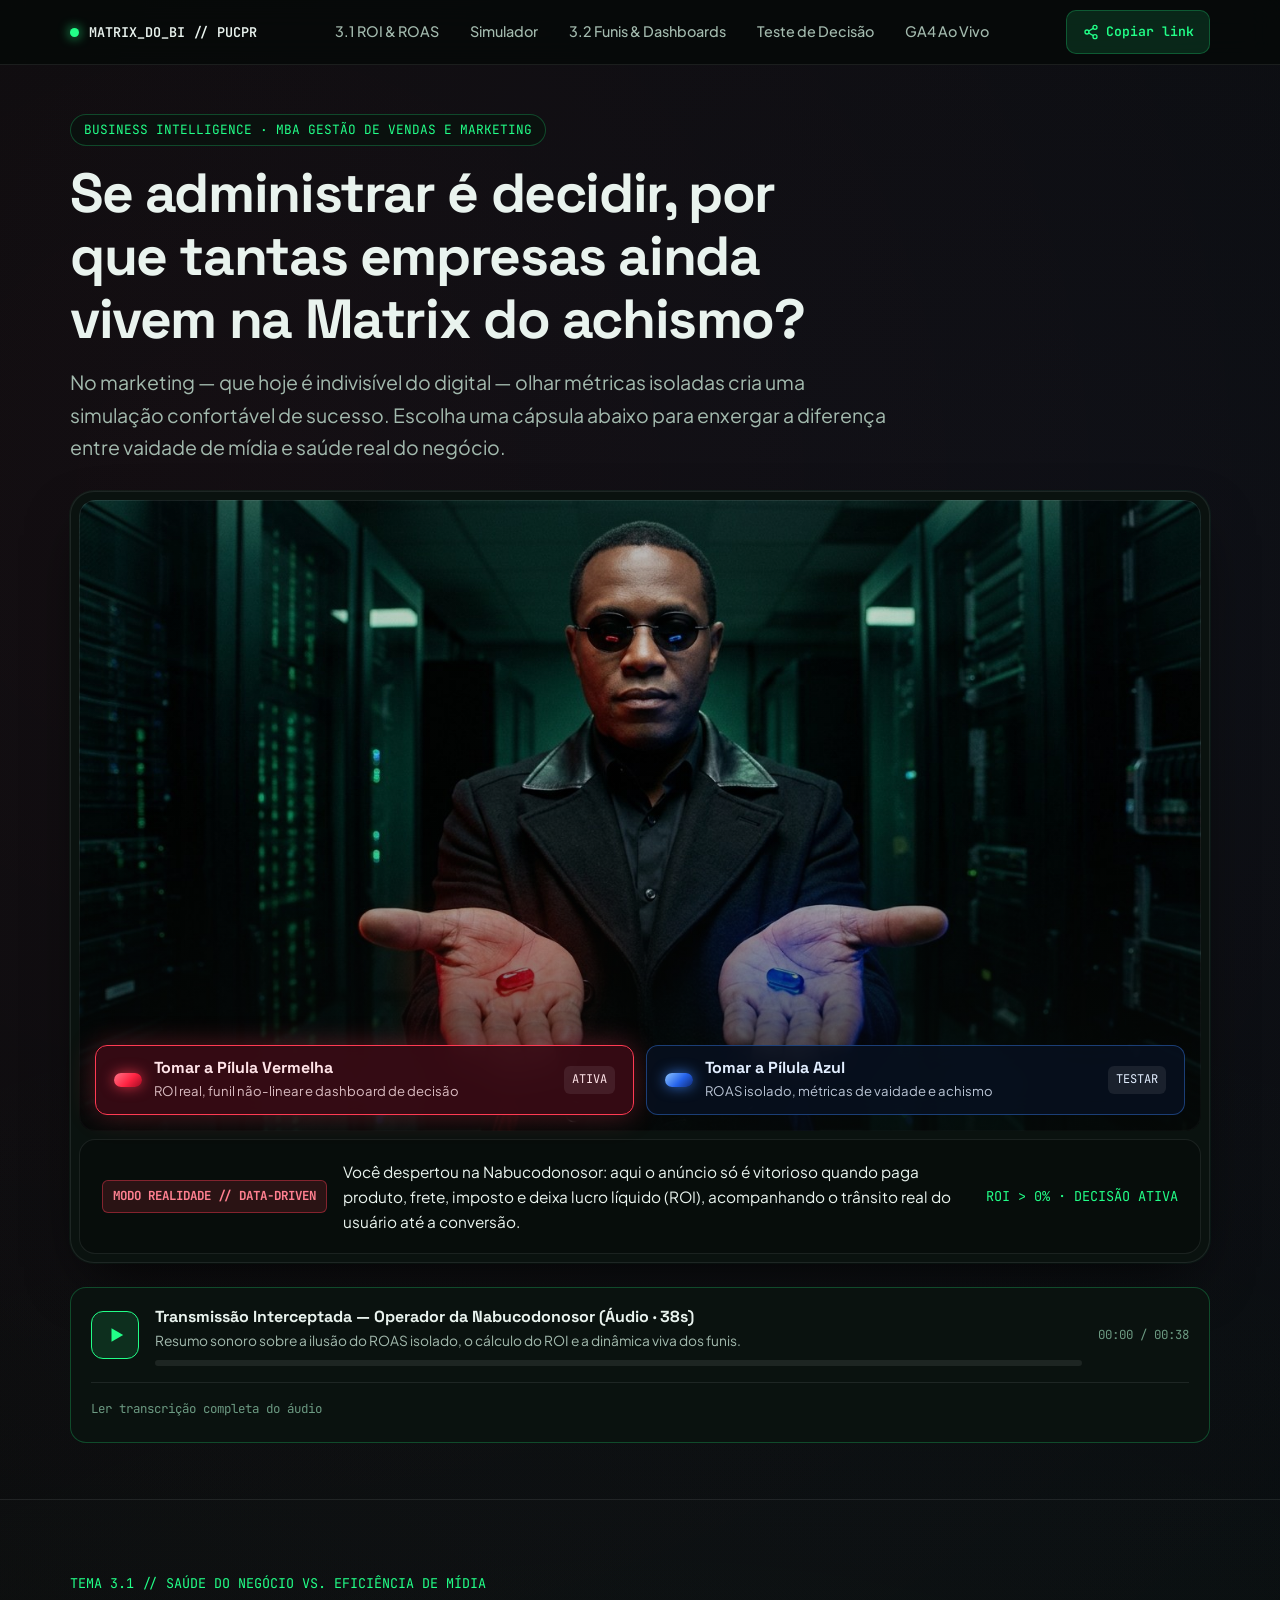
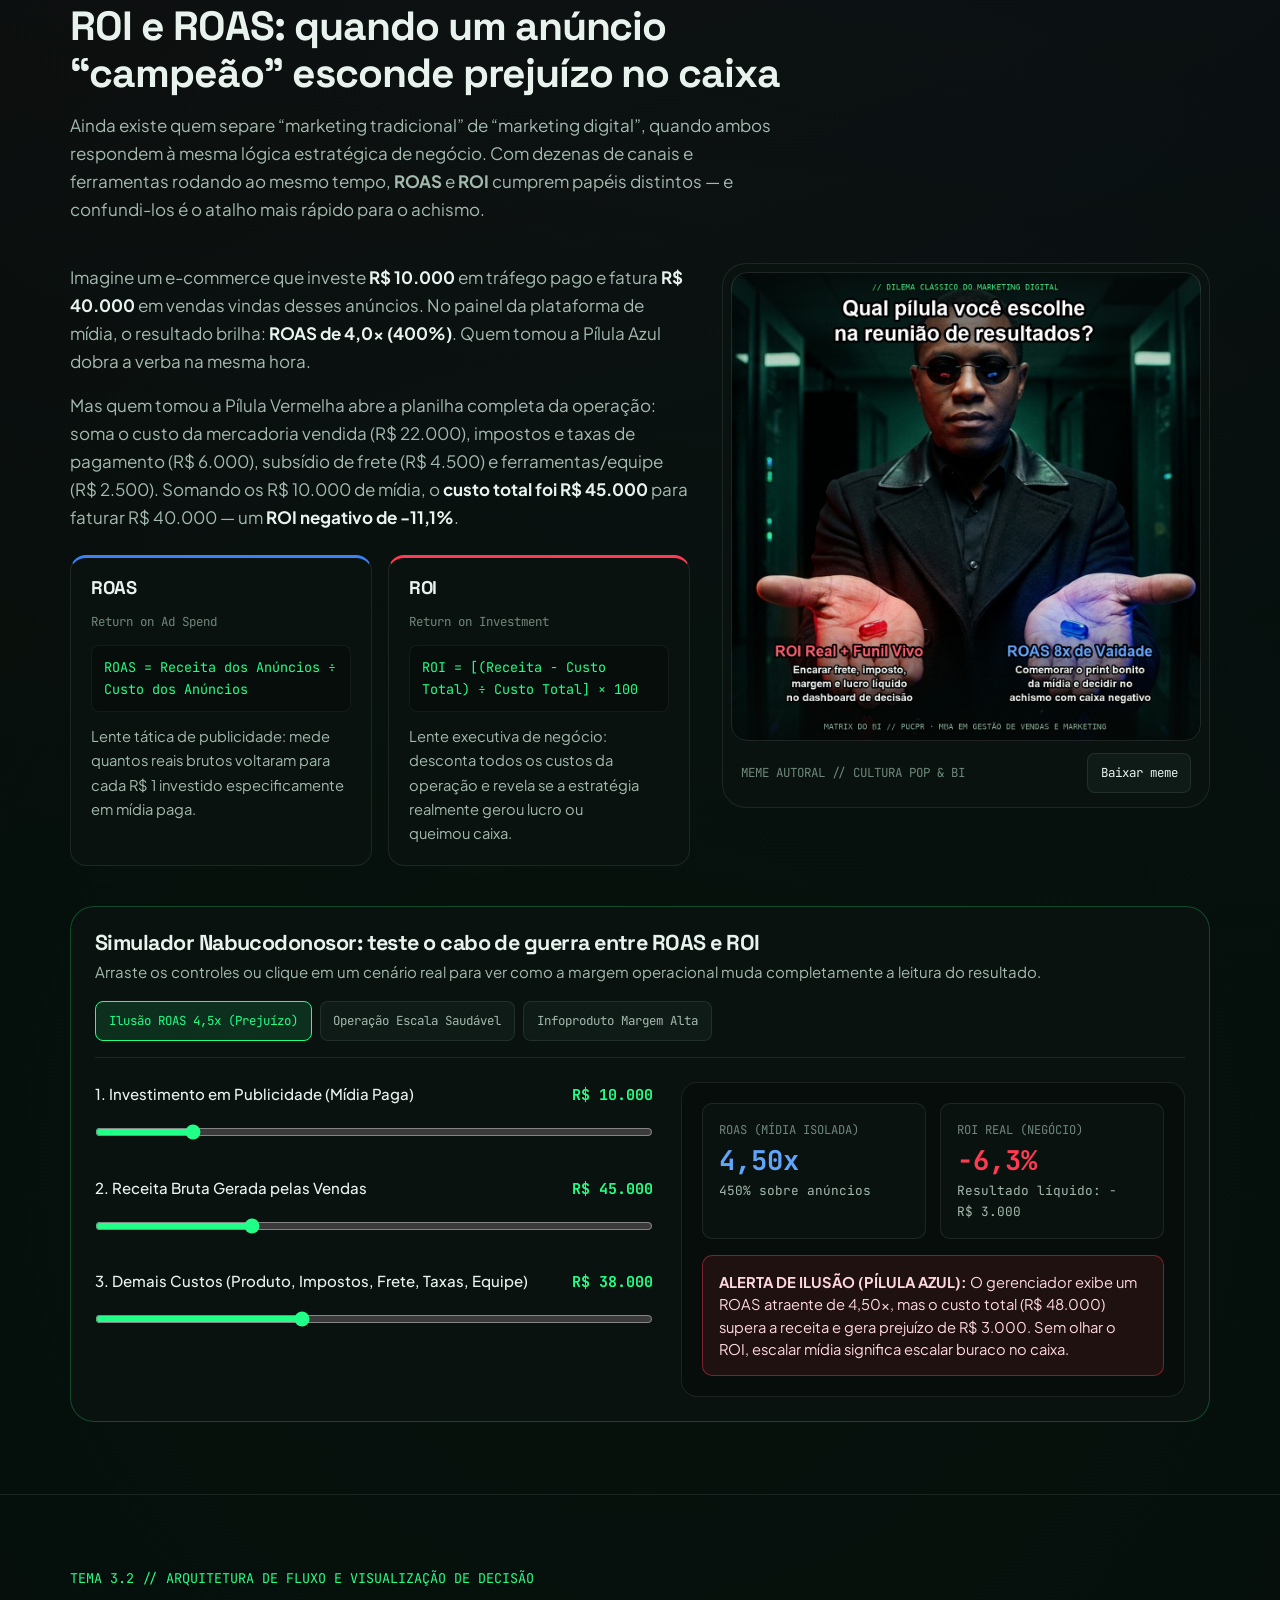
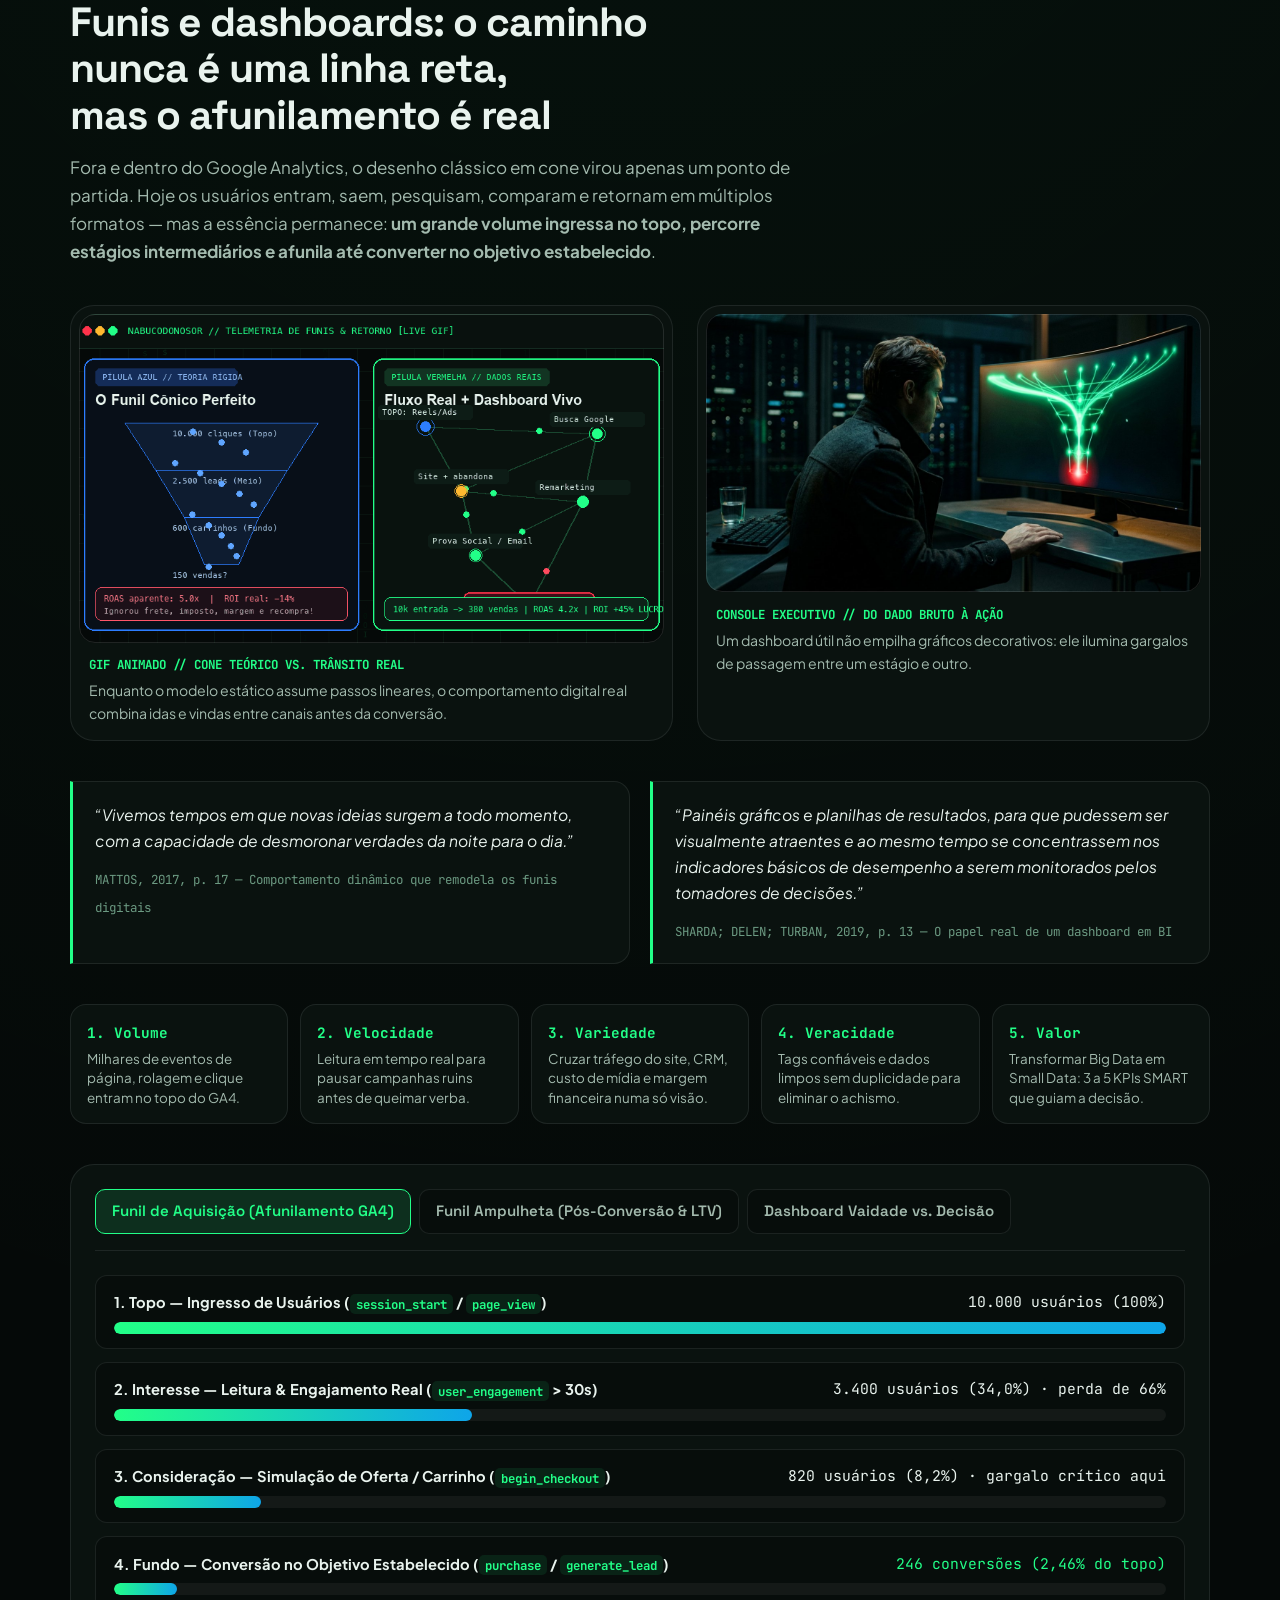
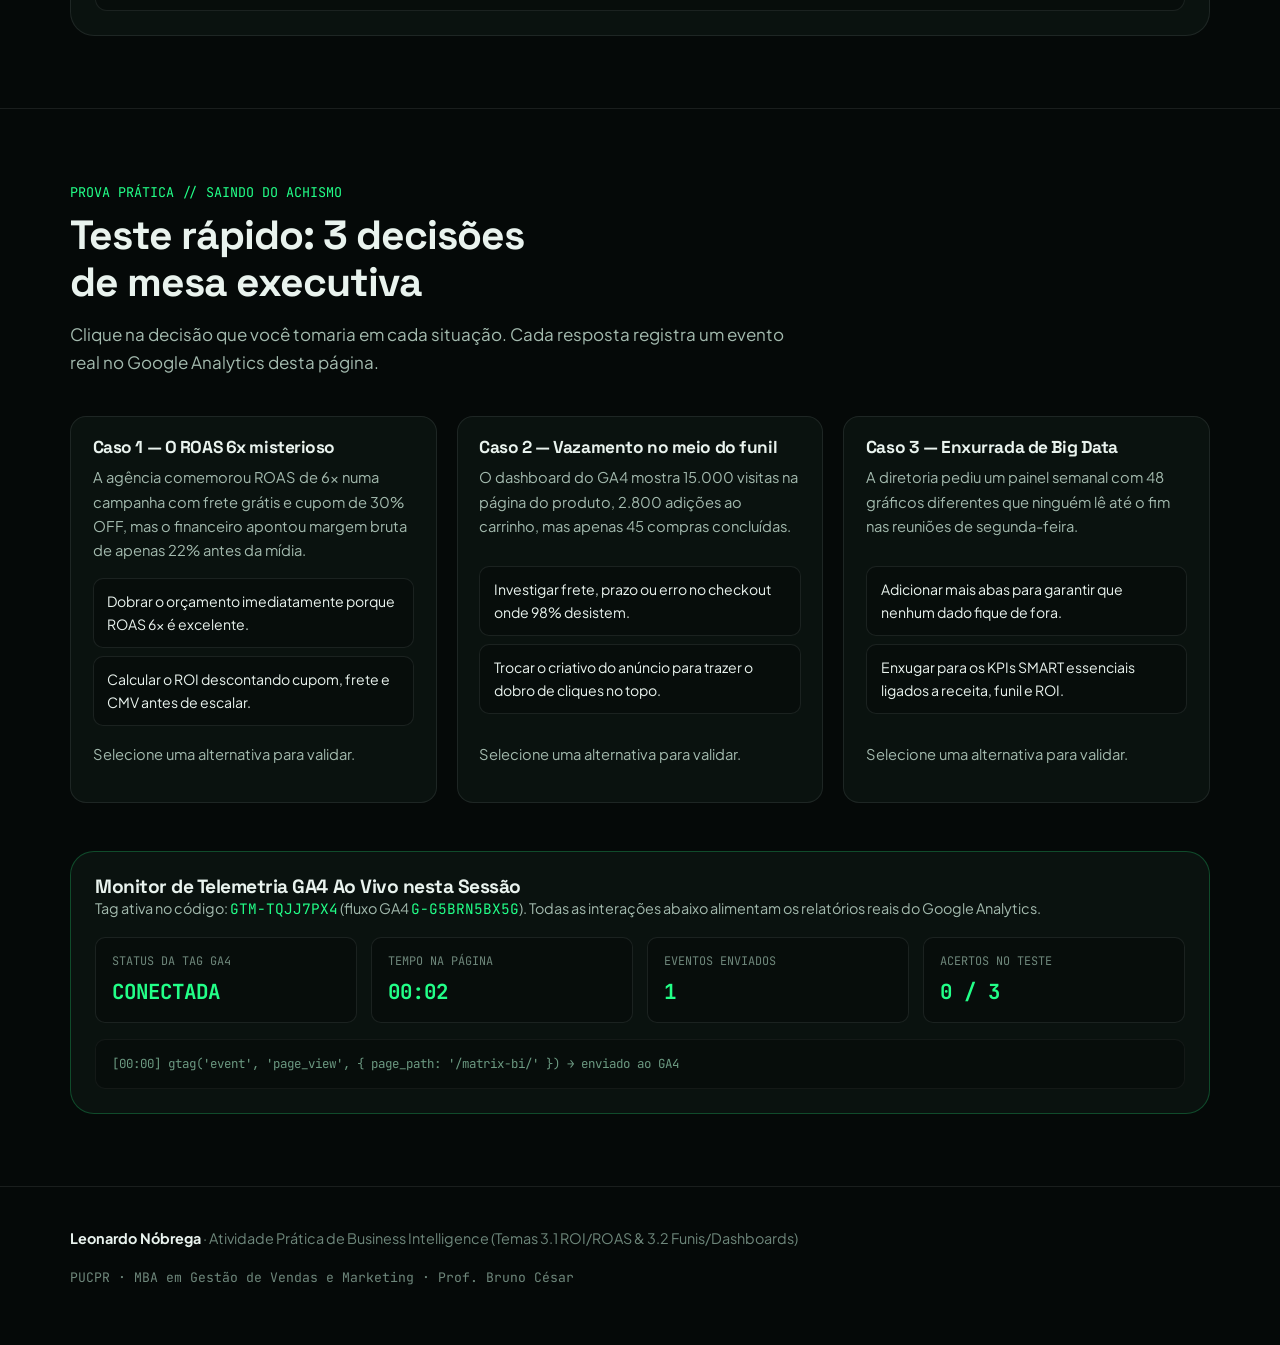
<file: matrix-bi/index.html>
<!DOCTYPE html>
<html lang="pt-BR" data-pill="red">
<head>
  <!-- Google tag (gtag.js) -->
  <script async src="https://www.googletagmanager.com/gtm.js?id=GTM-TQJJ7PX4"></script>
  <script>
    window.dataLayer = window.dataLayer || [];
    function gtag(){dataLayer.push(arguments);}
    gtag('js', new Date());
  </script>

  <meta charset="UTF-8">
  <meta name="viewport" content="width=device-width, initial-scale=1.0, viewport-fit=cover">
  <meta name="theme-color" content="#050908">
  <title>Matrix do BI: ROI, ROAS, Funis e Dashboards | Leonardo Nóbrega</title>
  <meta name="description" content="Pílula Azul do achismo ou Pílula Vermelha dos dados? Um guia visual e interativo sobre ROI vs. ROAS, funis não-lineares e dashboards de decisão.">

  <!-- Open Graph / Compartilhamento -->
  <meta property="og:type" content="website">
  <meta property="og:title" content="Matrix do BI: Pílula Azul do Achismo vs. Pílula Vermelha dos Dados">
  <meta property="og:description" content="Se administrar é decidir, por que tantas empresas ainda decidem no achismo? Explore ROI, ROAS, funis reais e dashboards na prática.">
  <meta property="og:url" content="https://nobregasleo.github.io/matrix-bi/">
  <meta property="og:image" content="https://nobregasleo.github.io/matrix-bi/assets/hero-matrix-bi.jpg">
  <meta name="twitter:card" content="summary_large_image">
  <meta name="twitter:image" content="https://nobregasleo.github.io/matrix-bi/assets/hero-matrix-bi.jpg">

  <!-- Tipografia Intencional: Space Grotesk (Display), Plus Jakarta Sans (Leitura) e JetBrains Mono (Dados/Console) -->
  <link rel="preconnect" href="https://fonts.googleapis.com">
  <link rel="preconnect" href="https://fonts.gstatic.com" crossorigin>
  <link href="https://fonts.googleapis.com/css2?family=JetBrains+Mono:wght@400;500;600;700&family=Plus+Jakarta+Sans:ital,wght@0,400;0,500;0,600;0,700;1,400&family=Space+Grotesk:wght@500;600;700&display=swap" rel="stylesheet">

  <style>
    :root {
      --bg-void: #050908;
      --bg-console: #0a120f;
      --bg-elevated: #0f1b16;
      --bg-inset: #070d0b;

      --phosphor: #22ff88;
      --phosphor-soft: rgba(34, 255, 136, 0.12);
      --phosphor-border: rgba(34, 255, 136, 0.24);
      --phosphor-dim: #6c9a82;

      --pill-red: #ff3b53;
      --pill-red-soft: rgba(255, 59, 83, 0.14);
      --pill-red-border: rgba(255, 59, 83, 0.42);

      --pill-blue: #3b82f6;
      --pill-blue-soft: rgba(59, 130, 246, 0.14);
      --pill-blue-border: rgba(59, 130, 246, 0.42);

      --amber: #f59e0b;
      --ink-primary: #e9f3ee;
      --ink-secondary: #a3baae;
      --ink-muted: #6e877b;

      --line-subtle: rgba(233, 243, 238, 0.09);
      --img-outline: oklch(1 0 0 / 0.11);

      --font-display: 'Space Grotesk', -apple-system, BlinkMacSystemFont, sans-serif;
      --font-sans: 'Plus Jakarta Sans', -apple-system, BlinkMacSystemFont, sans-serif;
      --font-mono: 'JetBrains Mono', ui-monospace, SFMono-Regular, Menlo, monospace;

      /* Raios concêntricos: outer = inner + padding */
      --r-outer: 24px;
      --r-mid: 16px;
      --r-inner: 10px;

      --ease-out-quart: cubic-bezier(0.16, 1, 0.3, 1);
    }

    *, *::before, *::after {
      box-sizing: border-box;
      margin: 0;
      padding: 0;
    }

    [hidden] {
      display: none !important;
    }

    html {
      scroll-behavior: smooth;
      background-color: var(--bg-void);
      color: var(--ink-primary);
      -webkit-font-smoothing: antialiased;
      -moz-osx-font-smoothing: grayscale;
    }

    body {
      font-family: var(--font-sans);
      font-size: 1.0625rem;
      line-height: 1.65;
      background-color: var(--bg-void);
      color: var(--ink-primary);
      overflow-x: hidden;
      background-image:
        radial-gradient(circle at 18% 8%, rgba(255, 59, 83, 0.06), transparent 36%),
        radial-gradient(circle at 82% 10%, rgba(59, 130, 246, 0.06), transparent 36%),
        radial-gradient(circle at 50% 45%, rgba(34, 255, 136, 0.04), transparent 55%);
    }

    h1, h2, h3, h4 {
      font-family: var(--font-display);
      letter-spacing: -0.025em;
      line-height: 1.14;
      color: var(--ink-primary);
      text-wrap: balance;
    }

    p, li {
      text-wrap: pretty;
    }

    .tabular {
      font-family: var(--font-mono);
      font-variant-numeric: tabular-nums;
    }

    a {
      color: var(--phosphor);
      text-decoration-thickness: 1px;
      text-underline-offset: 3px;
    }

    button, input, [role="tab"] {
      font: inherit;
    }

    :focus-visible {
      outline: 2px solid var(--phosphor);
      outline-offset: 3px;
    }

    .skip-link {
      position: absolute;
      left: -9999px;
      top: 12px;
      z-index: 999;
      background: var(--phosphor);
      color: #04120b;
      padding: 10px 16px;
      border-radius: 8px;
      font-weight: 700;
      text-decoration: none;
    }
    .skip-link:focus {
      left: 16px;
    }

    .container {
      width: 100%;
      max-width: 1172px;
      padding-inline: 1rem;
      margin-inline: auto;
    }

    /* ─── TOP CONSOLE BAR ─── */
    .topbar {
      position: sticky;
      top: 0;
      z-index: 60;
      background: rgba(5, 9, 8, 0.84);
      backdrop-filter: blur(14px) saturate(140%);
      -webkit-backdrop-filter: blur(14px) saturate(140%);
      border-bottom: 1px solid var(--line-subtle);
    }

    .topbar-inner {
      display: flex;
      align-items: center;
      justify-content: space-between;
      gap: 1rem;
      min-height: 64px;
      padding-block: 0.5rem;
    }

    .brand-mark {
      display: inline-flex;
      align-items: center;
      gap: 0.65rem;
      text-decoration: none;
      color: var(--ink-primary);
      font-family: var(--font-mono);
      font-size: 0.84rem;
      font-weight: 600;
      min-height: 44px;
    }

    .status-dot {
      width: 9px;
      height: 9px;
      border-radius: 999px;
      background: var(--phosphor);
      box-shadow: 0 0 12px var(--phosphor);
      flex-shrink: 0;
    }

    .topnav {
      display: flex;
      align-items: center;
      gap: 0.35rem;
      flex-wrap: wrap;
    }

    .topnav a {
      color: var(--ink-secondary);
      text-decoration: none;
      font-size: 0.9rem;
      font-weight: 500;
      padding: 0.55rem 0.8rem;
      border-radius: 8px;
      min-height: 44px;
      display: inline-flex;
      align-items: center;
      transition-property: color, background-color;
      transition-duration: 150ms;
    }

    .topnav a:hover {
      color: var(--ink-primary);
      background: rgba(255, 255, 255, 0.05);
    }

    .btn-share-top {
      display: inline-flex;
      align-items: center;
      gap: 0.45rem;
      min-height: 44px;
      padding: 0.55rem 0.95rem;
      border-radius: 10px;
      border: 1px solid var(--phosphor-border);
      background: var(--phosphor-soft);
      color: var(--phosphor);
      font-family: var(--font-mono);
      font-size: 0.82rem;
      font-weight: 600;
      cursor: pointer;
      transition-property: transform, background-color, border-color;
      transition-duration: 160ms;
    }

    .btn-share-top:hover {
      background: rgba(34, 255, 136, 0.2);
      border-color: var(--phosphor);
    }

    .btn-share-top:active {
      transform: scale(0.96);
    }

    /* ─── HERO SECTION ─── */
    .hero {
      position: relative;
      padding-block: 3rem 3.5rem;
      overflow: hidden;
      border-bottom: 1px solid var(--line-subtle);
    }

    #matrixRain {
      position: absolute;
      inset: 0;
      width: 100%;
      height: 100%;
      opacity: 0.14;
      pointer-events: none;
      z-index: 0;
    }

    .hero-content {
      position: relative;
      z-index: 1;
    }

    .hero-header {
      max-width: 820px;
      margin-bottom: 1.75rem;
    }

    .terminal-tag {
      display: inline-flex;
      align-items: center;
      gap: 0.5rem;
      font-family: var(--font-mono);
      font-size: 0.8rem;
      line-height: 1.35;
      color: var(--phosphor);
      background: rgba(10, 18, 15, 0.85);
      border: 1px solid var(--phosphor-border);
      padding: 0.4rem 0.8rem;
      border-radius: 999px;
      margin-bottom: 1rem;
      max-width: 100%;
    }

    .hero h1 {
      font-size: clamp(1.85rem, 4.4vw, 3.45rem);
      margin-bottom: 1rem;
    }

    .hero-lead {
      font-size: clamp(1rem, 1.6vw, 1.22rem);
      color: var(--ink-secondary);
      max-width: 66ch;
    }

    /* Widescreen 16:9 Hero Frame */
    .hero-stage {
      background: var(--bg-console);
      padding: 8px;
      border-radius: var(--r-outer);
      border: 1px solid var(--line-subtle);
      box-shadow:
        0 24px 60px -20px rgba(0, 0, 0, 0.85),
        0 0 0 1px rgba(34, 255, 136, 0.06);
    }

    .hero-stage-media {
      position: relative;
    }

    .hero-visual-wrap {
      position: relative;
      border-radius: var(--r-mid);
      overflow: hidden;
      aspect-ratio: 16 / 9;
      background: #040807;
      outline: 1px solid var(--img-outline);
      outline-offset: -1px;
    }

    .hero-visual-wrap img {
      width: 100%;
      height: 100%;
      object-fit: cover;
      display: block;
    }

    .hero-vignette {
      position: absolute;
      inset: 0;
      background: linear-gradient(
        180deg,
        rgba(5, 9, 8, 0.18) 0%,
        rgba(5, 9, 8, 0.04) 48%,
        rgba(5, 9, 8, 0.82) 100%
      );
      pointer-events: none;
    }

    .hero-choice-bar {
      position: absolute;
      left: 16px;
      right: 16px;
      bottom: 16px;
      display: grid;
      grid-template-columns: 1fr 1fr;
      gap: 12px;
      z-index: 2;
    }

    .pill-btn {
      display: flex;
      align-items: center;
      justify-content: space-between;
      gap: 0.75rem;
      min-height: 60px;
      padding: 0.8rem 1.1rem;
      border-radius: 12px;
      cursor: pointer;
      text-align: left;
      backdrop-filter: blur(14px);
      -webkit-backdrop-filter: blur(14px);
      transition-property: transform, background-color, border-color, box-shadow;
      transition-duration: 180ms;
      transition-timing-function: var(--ease-out-quart);
    }

    .pill-btn:active {
      transform: scale(0.96);
    }

    .pill-btn-red {
      background: rgba(24, 7, 11, 0.82);
      border: 1px solid var(--pill-red-border);
      color: #ffe4e8;
    }

    .pill-btn-red:hover,
    .pill-btn-red[aria-pressed="true"] {
      background: rgba(58, 12, 22, 0.9);
      border-color: var(--pill-red);
      box-shadow: 0 0 28px rgba(255, 59, 83, 0.32);
    }

    .pill-btn-blue {
      background: rgba(8, 16, 32, 0.82);
      border: 1px solid var(--pill-blue-border);
      color: #e2eeff;
    }

    .pill-btn-blue:hover,
    .pill-btn-blue[aria-pressed="true"] {
      background: rgba(15, 34, 72, 0.9);
      border-color: var(--pill-blue);
      box-shadow: 0 0 28px rgba(59, 130, 246, 0.32);
    }

    .pill-capsule {
      width: 28px;
      height: 14px;
      border-radius: 999px;
      flex-shrink: 0;
      position: relative;
    }

    .pill-capsule-red {
      background: linear-gradient(135deg, #ff7588 0%, #ff2442 55%, #9e0b22 100%);
      box-shadow: 0 0 14px rgba(255, 59, 83, 0.8);
    }

    .pill-capsule-blue {
      background: linear-gradient(135deg, #8ec5ff 0%, #2563eb 55%, #102a72 100%);
      box-shadow: 0 0 14px rgba(59, 130, 246, 0.8);
    }

    .pill-btn-copy {
      flex: 1;
    }

    .pill-btn-copy strong {
      display: block;
      font-family: var(--font-display);
      font-size: 1rem;
      line-height: 1.2;
    }

    .pill-btn-copy span {
      display: block;
      font-size: 0.82rem;
      opacity: 0.82;
      margin-top: 2px;
    }

    .pill-state-tag {
      font-family: var(--font-mono);
      font-size: 0.75rem;
      padding: 0.25rem 0.5rem;
      border-radius: 6px;
      background: rgba(255, 255, 255, 0.08);
      white-space: nowrap;
    }

    /* Live Diagnostic Readout right under Hero Image */
    .pill-readout {
      margin-top: 8px;
      padding: 1.15rem 1.35rem;
      border-radius: var(--r-mid);
      background: var(--bg-inset);
      border: 1px solid var(--line-subtle);
      display: grid;
      grid-template-columns: auto 1fr auto;
      gap: 1rem;
      align-items: center;
    }

    .readout-badge {
      font-family: var(--font-mono);
      font-size: 0.78rem;
      font-weight: 700;
      padding: 0.35rem 0.65rem;
      border-radius: 6px;
      white-space: nowrap;
    }

    html[data-pill="red"] .readout-badge {
      background: var(--pill-red-soft);
      color: #ff8090;
      border: 1px solid var(--pill-red-border);
    }

    html[data-pill="blue"] .readout-badge {
      background: var(--pill-blue-soft);
      color: #8cb8ff;
      border: 1px solid var(--pill-blue-border);
    }

    .readout-text {
      font-size: 0.96rem;
      color: var(--ink-primary);
    }

    .readout-metric {
      font-family: var(--font-mono);
      font-size: 0.85rem;
      color: var(--phosphor);
      white-space: nowrap;
    }

    /* ─── AUDIO TRANSMISSION BAR ─── */
    .audio-console {
      margin-top: 1.5rem;
      background: var(--bg-console);
      border: 1px solid var(--phosphor-border);
      border-radius: var(--r-mid);
      padding: 1rem 1.25rem;
      display: grid;
      grid-template-columns: auto 1fr auto;
      gap: 1rem;
      align-items: center;
    }

    .audio-play-btn {
      width: 48px;
      height: 48px;
      border-radius: 12px;
      border: 1px solid var(--phosphor);
      background: var(--phosphor-soft);
      color: var(--phosphor);
      display: inline-flex;
      align-items: center;
      justify-content: center;
      cursor: pointer;
      transition-property: transform, background-color;
      transition-duration: 150ms;
    }

    .audio-play-btn:hover {
      background: rgba(34, 255, 136, 0.22);
    }

    .audio-play-btn:active {
      transform: scale(0.96);
    }

    /* Optical nudge for play triangle */
    .audio-play-btn svg.icon-play {
      transform: translateX(1.5px);
    }

    .audio-meta strong {
      display: block;
      font-family: var(--font-display);
      font-size: 1rem;
      color: var(--ink-primary);
    }

    .audio-meta span {
      display: block;
      font-size: 0.86rem;
      color: var(--ink-secondary);
    }

    .audio-progress-wrap {
      margin-top: 0.45rem;
      display: flex;
      align-items: center;
      gap: 0.65rem;
    }

    .audio-bar {
      flex: 1;
      height: 6px;
      background: rgba(255, 255, 255, 0.08);
      border-radius: 999px;
      overflow: hidden;
      cursor: pointer;
    }

    .audio-bar-fill {
      height: 100%;
      width: 0%;
      background: var(--phosphor);
      transition: width 120ms linear;
    }

    .audio-time {
      font-family: var(--font-mono);
      font-size: 0.78rem;
      color: var(--phosphor-dim);
      min-width: 84px;
      text-align: right;
    }

    .transcript-details {
      grid-column: 1 / -1;
      border-top: 1px solid var(--line-subtle);
      padding-top: 0.65rem;
      font-size: 0.88rem;
      color: var(--ink-secondary);
    }

    .transcript-details summary {
      cursor: pointer;
      font-family: var(--font-mono);
      font-size: 0.78rem;
      color: var(--phosphor-dim);
      min-height: 32px;
      display: inline-flex;
      align-items: center;
    }

    .transcript-details p {
      margin-top: 0.5rem;
      max-width: 72ch;
    }

    /* ─── SECTIONS ─── */
    .section {
      padding-block: 4.5rem;
      border-bottom: 1px solid var(--line-subtle);
    }

    .section-header {
      max-width: 720px;
      margin-bottom: 2.5rem;
    }

    .section-index {
      font-family: var(--font-mono);
      font-size: 0.84rem;
      color: var(--phosphor);
      margin-bottom: 0.6rem;
      display: block;
    }

    .section-header h2 {
      font-size: clamp(1.75rem, 3.2vw, 2.55rem);
      margin-bottom: 0.9rem;
    }

    .section-header p {
      color: var(--ink-secondary);
      max-width: 65ch;
    }

    /* ─── 3.1 ROI & ROAS LAYOUT ─── */
    .theory-grid {
      display: grid;
      grid-template-columns: 1.12fr 0.88fr;
      gap: 2rem;
      align-items: start;
      margin-bottom: 2.5rem;
    }

    .prose-stack p + p {
      margin-top: 1rem;
    }

    .prose-stack p {
      color: var(--ink-secondary);
      max-width: 65ch;
    }

    .prose-stack strong {
      color: var(--ink-primary);
    }

    .formula-pair {
      display: grid;
      grid-template-columns: 1fr 1fr;
      gap: 1rem;
      margin-top: 1.5rem;
    }

    .formula-box {
      background: var(--bg-console);
      border-radius: var(--r-mid);
      padding: 1.25rem;
      border: 1px solid var(--line-subtle);
    }

    .formula-box.blue-accent {
      border-top: 3px solid var(--pill-blue);
    }

    .formula-box.red-accent {
      border-top: 3px solid var(--pill-red);
    }

    .formula-box h3 {
      font-size: 1.15rem;
      margin-bottom: 0.35rem;
    }

    .formula-code {
      display: block;
      font-family: var(--font-mono);
      font-size: 0.84rem;
      color: var(--phosphor);
      background: var(--bg-inset);
      padding: 0.65rem 0.75rem;
      border-radius: 8px;
      margin-block: 0.75rem;
      border: 1px solid rgba(255, 255, 255, 0.06);
    }

    .formula-box p {
      font-size: 0.92rem;
      color: var(--ink-secondary);
    }

    /* Meme Showcase Card */
    .meme-frame {
      background: var(--bg-console);
      padding: 8px;
      border-radius: var(--r-outer);
      border: 1px solid var(--line-subtle);
    }

    .meme-frame img {
      width: 100%;
      height: auto;
      display: block;
      border-radius: var(--r-mid);
      outline: 1px solid var(--img-outline);
      outline-offset: -1px;
    }

    .meme-caption-bar {
      display: flex;
      align-items: center;
      justify-content: space-between;
      gap: 0.75rem;
      padding: 0.75rem 0.6rem 0.35rem;
    }

    .meme-caption-bar span {
      font-family: var(--font-mono);
      font-size: 0.78rem;
      color: var(--ink-muted);
    }

    .btn-ghost {
      display: inline-flex;
      align-items: center;
      gap: 0.4rem;
      min-height: 40px;
      padding: 0.4rem 0.8rem;
      border-radius: 8px;
      border: 1px solid var(--line-subtle);
      background: var(--bg-elevated);
      color: var(--ink-primary);
      text-decoration: none;
      font-family: var(--font-mono);
      font-size: 0.78rem;
      cursor: pointer;
      transition-property: transform, border-color, background-color;
      transition-duration: 150ms;
    }

    .btn-ghost:hover {
      border-color: var(--phosphor-border);
      background: rgba(34, 255, 136, 0.08);
    }

    .btn-ghost:active {
      transform: scale(0.96);
    }

    /* ─── INTERACTIVE ROI VS ROAS SIMULATOR ─── */
    .simulator-shell {
      background: var(--bg-console);
      border: 1px solid var(--phosphor-border);
      border-radius: var(--r-outer);
      padding: 1.5rem;
    }

    .sim-top {
      display: flex;
      align-items: flex-start;
      justify-content: space-between;
      gap: 1rem;
      flex-wrap: wrap;
      margin-bottom: 1.5rem;
      padding-bottom: 1rem;
      border-bottom: 1px solid var(--line-subtle);
    }

    .sim-top h3 {
      font-size: 1.35rem;
    }

    .sim-top p {
      font-size: 0.94rem;
      color: var(--ink-secondary);
      margin-top: 0.25rem;
    }

    .preset-group {
      display: flex;
      gap: 0.5rem;
      flex-wrap: wrap;
    }

    .preset-btn {
      min-height: 40px;
      padding: 0.45rem 0.8rem;
      border-radius: 8px;
      border: 1px solid var(--line-subtle);
      background: var(--bg-elevated);
      color: var(--ink-secondary);
      font-family: var(--font-mono);
      font-size: 0.78rem;
      cursor: pointer;
      transition-property: transform, color, border-color, background-color;
      transition-duration: 150ms;
    }

    .preset-btn:hover,
    .preset-btn.is-active {
      color: var(--phosphor);
      border-color: var(--phosphor);
      background: var(--phosphor-soft);
    }

    .preset-btn:active {
      transform: scale(0.96);
    }

    .sim-grid {
      display: grid;
      grid-template-columns: 1.05fr 0.95fr;
      gap: 1.75rem;
      align-items: stretch;
    }

    .slider-list {
      display: flex;
      flex-direction: column;
      gap: 1.15rem;
    }

    .slider-item label {
      display: flex;
      justify-content: space-between;
      align-items: baseline;
      gap: 0.75rem;
      font-size: 0.94rem;
      font-weight: 500;
      margin-bottom: 0.4rem;
    }

    .slider-val {
      font-family: var(--font-mono);
      font-variant-numeric: tabular-nums;
      color: var(--phosphor);
      font-weight: 700;
    }

    input[type="range"] {
      width: 100%;
      height: 36px;
      background: transparent;
      accent-color: var(--phosphor);
      cursor: pointer;
    }

    .sim-results {
      background: var(--bg-inset);
      border-radius: var(--r-mid);
      padding: 1.25rem;
      border: 1px solid var(--line-subtle);
      display: flex;
      flex-direction: column;
      justify-content: space-between;
      gap: 1rem;
    }

    .kpi-cards {
      display: grid;
      grid-template-columns: 1fr 1fr;
      gap: 0.85rem;
    }

    .kpi-card {
      background: var(--bg-console);
      border-radius: var(--r-inner);
      padding: 1rem;
      border: 1px solid var(--line-subtle);
    }

    .kpi-label {
      font-family: var(--font-mono);
      font-size: 0.76rem;
      color: var(--ink-muted);
      display: block;
      margin-bottom: 0.3rem;
    }

    .kpi-number {
      font-family: var(--font-mono);
      font-variant-numeric: tabular-nums;
      font-size: 1.7rem;
      font-weight: 700;
      line-height: 1.15;
    }

    .kpi-sub {
      font-size: 0.8rem;
      color: var(--ink-secondary);
      margin-top: 0.25rem;
      display: block;
    }

    .sim-verdict {
      padding: 0.95rem 1rem;
      border-radius: var(--r-inner);
      font-size: 0.92rem;
      line-height: 1.5;
      border: 1px solid var(--line-subtle);
    }

    .sim-verdict.is-trap {
      background: rgba(255, 59, 83, 0.1);
      border-color: var(--pill-red-border);
      color: #ffd8de;
    }

    .sim-verdict.is-healthy {
      background: rgba(34, 255, 136, 0.09);
      border-color: var(--phosphor-border);
      color: #d8ffea;
    }

    /* ─── 3.2 FUNIS & DASHBOARDS ─── */
    .media-duo {
      display: grid;
      grid-template-columns: 1.08fr 0.92fr;
      gap: 1.5rem;
      margin-bottom: 2.5rem;
    }

    .media-card {
      background: var(--bg-console);
      padding: 8px;
      border-radius: var(--r-outer);
      border: 1px solid var(--line-subtle);
    }

    .media-card img {
      width: 100%;
      aspect-ratio: 16 / 9;
      object-fit: cover;
      height: auto;
      border-radius: var(--r-mid);
      display: block;
      outline: 1px solid var(--img-outline);
      outline-offset: -1px;
    }

    .media-card figcaption {
      padding: 0.8rem 0.65rem 0.4rem;
      font-size: 0.88rem;
      color: var(--ink-secondary);
    }

    .media-card figcaption strong {
      font-family: var(--font-mono);
      color: var(--phosphor);
      font-size: 0.78rem;
      display: block;
      margin-bottom: 0.2rem;
    }

    /* Quotes & 5Vs Strip */
    .citations-row {
      display: grid;
      grid-template-columns: 1fr 1fr;
      gap: 1.25rem;
      margin-bottom: 2.5rem;
    }

    .quote-card {
      background: var(--bg-console);
      border-left: 3px solid var(--phosphor);
      border-radius: 0 var(--r-mid) var(--r-mid) 0;
      padding: 1.25rem 1.4rem;
      border-top: 1px solid var(--line-subtle);
      border-right: 1px solid var(--line-subtle);
      border-bottom: 1px solid var(--line-subtle);
    }

    .quote-card blockquote {
      font-size: 0.98rem;
      color: var(--ink-primary);
      font-style: italic;
      margin-bottom: 0.6rem;
    }

    .quote-card cite {
      font-family: var(--font-mono);
      font-size: 0.78rem;
      color: var(--phosphor-dim);
      font-style: normal;
    }

    .five-vs-strip {
      display: grid;
      grid-template-columns: repeat(5, 1fr);
      gap: 0.75rem;
      margin-bottom: 2.5rem;
    }

    .v-item {
      background: var(--bg-console);
      border: 1px solid var(--line-subtle);
      border-radius: var(--r-mid);
      padding: 1rem;
    }

    .v-item strong {
      display: block;
      font-family: var(--font-mono);
      font-size: 0.9rem;
      color: var(--phosphor);
      margin-bottom: 0.25rem;
    }

    .v-item span {
      font-size: 0.84rem;
      color: var(--ink-secondary);
      display: block;
      line-height: 1.45;
    }

    /* Interactive Funnel & Dashboard Explorer */
    .explorer-box {
      background: var(--bg-console);
      border: 1px solid var(--line-subtle);
      border-radius: var(--r-outer);
      padding: 1.5rem;
    }

    .tab-bar {
      display: flex;
      gap: 0.5rem;
      flex-wrap: wrap;
      margin-bottom: 1.5rem;
      border-bottom: 1px solid var(--line-subtle);
      padding-bottom: 1rem;
    }

    .tab-btn {
      min-height: 44px;
      padding: 0.55rem 1rem;
      border-radius: 10px;
      border: 1px solid var(--line-subtle);
      background: var(--bg-inset);
      color: var(--ink-secondary);
      font-family: var(--font-display);
      font-weight: 600;
      font-size: 0.94rem;
      cursor: pointer;
      transition-property: transform, color, border-color, background-color;
      transition-duration: 160ms;
    }

    .tab-btn[aria-selected="true"] {
      background: var(--phosphor-soft);
      border-color: var(--phosphor);
      color: var(--phosphor);
    }

    .tab-btn:active {
      transform: scale(0.96);
    }

    .tab-panel[hidden] {
      display: none;
    }

    .funnel-bars {
      display: flex;
      flex-direction: column;
      gap: 0.8rem;
    }

    .f-stage {
      background: var(--bg-inset);
      border-radius: 12px;
      padding: 0.9rem 1.1rem;
      border: 1px solid var(--line-subtle);
    }

    .f-stage-top {
      display: flex;
      justify-content: space-between;
      gap: 1rem;
      font-size: 0.92rem;
      margin-bottom: 0.45rem;
    }

    .f-stage-top strong {
      color: var(--ink-primary);
    }

    .f-stage-top code {
      color: var(--phosphor);
      font-size: 0.84em;
      background: rgba(34, 255, 136, 0.09);
      padding: 0.1rem 0.38rem;
      border-radius: 5px;
    }

    .f-bar-track {
      height: 12px;
      background: rgba(255, 255, 255, 0.05);
      border-radius: 999px;
      overflow: hidden;
    }

    .f-bar-fill {
      height: 100%;
      border-radius: 999px;
      background: linear-gradient(90deg, var(--phosphor), #0ea5e9);
    }

    .f-bar-fill.hourglass-expand {
      background: linear-gradient(90deg, var(--pill-red), var(--amber));
    }

    .dash-compare {
      display: grid;
      grid-template-columns: 1fr 1fr;
      gap: 1.25rem;
    }

    .dash-col {
      background: var(--bg-inset);
      border-radius: var(--r-mid);
      padding: 1.25rem;
      border: 1px solid var(--line-subtle);
    }

    .dash-col.bad {
      border-top: 3px solid var(--pill-blue);
    }

    .dash-col.good {
      border-top: 3px solid var(--phosphor);
    }

    .dash-col h4 {
      font-size: 1.1rem;
      margin-bottom: 0.75rem;
    }

    .dash-col ul {
      list-style: none;
      display: flex;
      flex-direction: column;
      gap: 0.6rem;
    }

    .dash-col li {
      font-size: 0.92rem;
      color: var(--ink-secondary);
      display: flex;
      justify-content: space-between;
      gap: 0.75rem;
      padding-bottom: 0.55rem;
      border-bottom: 1px dashed rgba(255, 255, 255, 0.07);
    }

    /* ─── DECISION QUIZ (3 SCENARIOS) ─── */
    .quiz-grid {
      display: grid;
      grid-template-columns: repeat(3, 1fr);
      gap: 1.25rem;
    }

    .quiz-card {
      background: var(--bg-console);
      border: 1px solid var(--line-subtle);
      border-radius: var(--r-mid);
      padding: 1.35rem;
      display: flex;
      flex-direction: column;
      justify-content: space-between;
      gap: 1rem;
    }

    .quiz-card h3 {
      font-size: 1.08rem;
      margin-bottom: 0.45rem;
    }

    .quiz-card p {
      font-size: 0.92rem;
      color: var(--ink-secondary);
    }

    .quiz-choices {
      display: flex;
      flex-direction: column;
      gap: 0.55rem;
    }

    .quiz-opt {
      min-height: 44px;
      padding: 0.65rem 0.85rem;
      border-radius: 10px;
      border: 1px solid var(--line-subtle);
      background: var(--bg-inset);
      color: var(--ink-primary);
      text-align: left;
      font-size: 0.88rem;
      cursor: pointer;
      transition-property: transform, border-color, background-color;
      transition-duration: 150ms;
    }

    .quiz-opt:hover {
      border-color: var(--phosphor-border);
    }

    .quiz-opt:active {
      transform: scale(0.96);
    }

    .quiz-opt.is-correct {
      border-color: var(--phosphor);
      background: rgba(34, 255, 136, 0.12);
      color: #d9ffec;
    }

    .quiz-opt.is-wrong {
      border-color: var(--pill-red);
      background: rgba(255, 59, 83, 0.12);
      color: #ffd8de;
    }

    .quiz-feedback {
      font-size: 0.84rem;
      color: var(--phosphor-dim);
      min-height: 2.6em;
    }

    /* ─── GA4 LIVE TELEMETRY & FOOTER ─── */
    .telemetry-panel {
      background: var(--bg-console);
      border: 1px solid var(--phosphor-border);
      border-radius: var(--r-outer);
      padding: 1.5rem;
      margin-top: 3rem;
    }

    .telemetry-head {
      display: flex;
      justify-content: space-between;
      align-items: center;
      gap: 1rem;
      flex-wrap: wrap;
      margin-bottom: 1rem;
    }

    .telemetry-metrics {
      display: grid;
      grid-template-columns: repeat(4, 1fr);
      gap: 0.85rem;
      margin-bottom: 1rem;
    }

    .t-stat {
      background: var(--bg-inset);
      border: 1px solid var(--line-subtle);
      border-radius: var(--r-inner);
      padding: 0.85rem 1rem;
    }

    .t-stat span {
      display: block;
      font-family: var(--font-mono);
      font-size: 0.74rem;
      color: var(--ink-muted);
    }

    .t-stat strong {
      display: block;
      font-family: var(--font-mono);
      font-variant-numeric: tabular-nums;
      font-size: 1.3rem;
      color: var(--phosphor);
      margin-top: 0.2rem;
    }

    .event-log {
      background: var(--bg-inset);
      border-radius: var(--r-inner);
      padding: 0.85rem 1rem;
      font-family: var(--font-mono);
      font-size: 0.78rem;
      color: var(--phosphor-dim);
      max-height: 132px;
      overflow-y: auto;
      border: 1px solid rgba(255, 255, 255, 0.05);
    }

    .event-log div + div {
      margin-top: 0.3rem;
    }

    footer {
      padding-block: 2.5rem 3.5rem;
      color: var(--ink-muted);
      font-size: 0.9rem;
    }

    .footer-inner {
      display: flex;
      justify-content: space-between;
      align-items: center;
      gap: 1rem;
      flex-wrap: wrap;
    }

    .toast {
      position: fixed;
      bottom: 20px;
      right: 20px;
      background: var(--bg-elevated);
      color: var(--phosphor);
      border: 1px solid var(--phosphor);
      padding: 0.75rem 1.1rem;
      border-radius: 10px;
      font-family: var(--font-mono);
      font-size: 0.82rem;
      box-shadow: 0 12px 30px rgba(0, 0, 0, 0.6);
      opacity: 0;
      transform: translateY(8px);
      pointer-events: none;
      transition-property: opacity, transform;
      transition-duration: 180ms;
      z-index: 100;
    }

    .toast.is-visible {
      opacity: 1;
      transform: translateY(0);
    }

    .theory-grid > *,
    .sim-grid > *,
    .media-duo > *,
    .citations-row > *,
    .dash-compare > *,
    .quiz-grid > *,
    .pill-readout > *,
    .audio-console > *,
    .kpi-cards > * {
      min-width: 0;
    }

    /* ─── RESPONSIVE ─── */
    @media (max-width: 920px) {
      .theory-grid,
      .sim-grid,
      .media-duo,
      .citations-row,
      .dash-compare,
      .quiz-grid {
        grid-template-columns: 1fr;
      }

      .five-vs-strip {
        grid-template-columns: repeat(2, 1fr);
      }

      .telemetry-metrics {
        grid-template-columns: repeat(2, 1fr);
      }

      .pill-readout {
        grid-template-columns: 1fr;
        justify-items: start;
      }
    }

    @media (max-width: 700px) {
      .topnav {
        display: none;
      }

      .brand-mark {
        font-size: 0.76rem;
      }

      .btn-share-top {
        padding: 0.45rem 0.75rem;
        font-size: 0.76rem;
      }

      .terminal-tag {
        border-radius: 12px;
        font-size: 0.72rem;
      }

      .hero-choice-bar {
        position: static;
        margin-top: 8px;
        grid-template-columns: 1fr;
      }

      .formula-pair,
      .kpi-cards,
      .five-vs-strip {
        grid-template-columns: 1fr;
      }

      .audio-console {
        grid-template-columns: auto 1fr;
      }

      .audio-time {
        grid-column: 1 / -1;
        text-align: left;
      }

      .event-log {
        overflow-wrap: anywhere;
      }
    }

    @media (prefers-reduced-motion: reduce) {
      html {
        scroll-behavior: auto;
      }
      #matrixRain {
        display: none;
      }
      *, *::before, *::after {
        transition-duration: 0.01ms !important;
        animation-duration: 0.01ms !important;
      }
    }
  </style>
</head>
<body>
  <a href="#conteudo-principal" class="skip-link">Pular para o conteúdo principal</a>

  <!-- Barra de Console Fixa -->
  <header class="topbar">
    <div class="container topbar-inner">
      <a href="#" class="brand-mark">
        <span class="status-dot" aria-hidden="true"></span>
        <span>MATRIX_DO_BI // PUCPR</span>
      </a>

      <nav class="topnav" aria-label="Seções da página">
        <a href="#roi-roas">3.1 ROI &amp; ROAS</a>
        <a href="#simulador">Simulador</a>
        <a href="#funis-dashboards">3.2 Funis &amp; Dashboards</a>
        <a href="#desafio">Teste de Decisão</a>
        <a href="#telemetria-ga4">GA4 Ao Vivo</a>
      </nav>

      <button type="button" class="btn-share-top" id="btnShareLink">
        <svg width="16" height="16" viewBox="0 0 24 24" fill="none" stroke="currentColor" stroke-width="2" stroke-linecap="round" stroke-linejoin="round" aria-hidden="true">
          <circle cx="18" cy="5" r="3"></circle>
          <circle cx="6" cy="12" r="3"></circle>
          <circle cx="18" cy="19" r="3"></circle>
          <line x1="8.59" y1="13.51" x2="15.42" y2="17.49"></line>
          <line x1="15.41" y1="6.51" x2="8.59" y2="10.49"></line>
        </svg>
        <span>Copiar link</span>
      </button>
    </div>
  </header>

  <main id="conteudo-principal">
    <!-- HERO HORIZONTAL MATRIX × DADOS -->
    <section class="hero">
      <canvas id="matrixRain" aria-hidden="true"></canvas>

      <div class="container hero-content">
        <div class="hero-header">
          <div class="terminal-tag">
            <span>BUSINESS INTELLIGENCE · MBA GESTÃO DE VENDAS E MARKETING</span>
          </div>
          <h1>Se administrar é decidir, por que tantas empresas ainda vivem na Matrix do achismo?</h1>
          <p class="hero-lead">
            No marketing — que hoje é indivisível do digital — olhar métricas isoladas cria uma simulação confortável de sucesso. Escolha uma cápsula abaixo para enxergar a diferença entre vaidade de mídia e saúde real do negócio.
          </p>
        </div>

        <div class="hero-stage">
          <div class="hero-stage-media">
            <div class="hero-visual-wrap">
              <img
                src="assets/hero-matrix-bi.jpg"
                alt="Mentor de óculos escuros redondos em sala de servidores estendendo duas mãos abertas: na esquerda brilha uma cápsula vermelha e na direita brilha uma cápsula azul."
                width="1920"
                height="1080"
                fetchpriority="high"
              >
              <div class="hero-vignette" aria-hidden="true"></div>
            </div>

            <div class="hero-choice-bar" role="group" aria-label="Escolha entre Pílula Vermelha e Pílula Azul">
              <button type="button" class="pill-btn pill-btn-red" id="btnRedPill" aria-pressed="true">
                <span class="pill-capsule pill-capsule-red" aria-hidden="true"></span>
                <span class="pill-btn-copy">
                  <strong>Tomar a Pílula Vermelha</strong>
                  <span>ROI real, funil não-linear e dashboard de decisão</span>
                </span>
                <span class="pill-state-tag" id="tagRedState">ATIVA</span>
              </button>

              <button type="button" class="pill-btn pill-btn-blue" id="btnBluePill" aria-pressed="false">
                <span class="pill-capsule pill-capsule-blue" aria-hidden="true"></span>
                <span class="pill-btn-copy">
                  <strong>Tomar a Pílula Azul</strong>
                  <span>ROAS isolado, métricas de vaidade e achismo</span>
                </span>
                <span class="pill-state-tag" id="tagBlueState">TESTAR</span>
              </button>
            </div>
          </div>

          <div class="pill-readout" id="pillReadout" aria-live="polite">
            <span class="readout-badge" id="readoutBadge">MODO REALIDADE // DATA-DRIVEN</span>
            <p class="readout-text" id="readoutText">
              Você despertou na Nabucodonosor: aqui o anúncio só é vitorioso quando paga produto, frete, imposto e deixa lucro líquido (ROI), acompanhando o trânsito real do usuário até a conversão.
            </p>
            <span class="readout-metric tabular" id="readoutMetric">ROI &gt; 0% · DECISÃO ATIVA</span>
          </div>
        </div>

        <!-- FORMATO ÁUDIO: Transmissão da Nabucodonosor -->
        <div class="audio-console" aria-label="Áudio explicativo da página">
          <button type="button" class="audio-play-btn" id="btnAudioToggle" aria-label="Ouvir transmissão em áudio">
            <svg class="icon-play" id="iconPlay" width="20" height="20" viewBox="0 0 24 24" fill="currentColor" aria-hidden="true">
              <polygon points="6 4 20 12 6 20 6 4"></polygon>
            </svg>
            <svg id="iconPause" width="20" height="20" viewBox="0 0 24 24" fill="currentColor" aria-hidden="true" hidden>
              <rect x="6" y="4" width="4" height="16"></rect>
              <rect x="14" y="4" width="4" height="16"></rect>
            </svg>
          </button>

          <div class="audio-meta">
            <strong>Transmissão Interceptada — Operador da Nabucodonosor (Áudio · 38s)</strong>
            <span>Resumo sonoro sobre a ilusão do ROAS isolado, o cálculo do ROI e a dinâmica viva dos funis.</span>
            <div class="audio-progress-wrap">
              <div class="audio-bar" id="audioBar" role="progressbar" aria-label="Progresso do áudio" aria-valuemin="0" aria-valuemax="100" aria-valuenow="0">
                <div class="audio-bar-fill" id="audioBarFill"></div>
              </div>
            </div>
          </div>

          <span class="audio-time tabular" id="audioTime">00:00 / 00:38</span>

          <audio id="oracleAudio" preload="metadata" src="assets/transmissao-oraculo.mp3"></audio>

          <details class="transcript-details">
            <summary>Ler transcrição completa do áudio</summary>
            <p>
              “Transmissão interceptada da Nabucodonosor. Se administrar é decidir, por que tantas empresas ainda decidem no achismo? A pílula azul te faz comemorar um ROAS de seis vezes no painel de anúncios, esquecendo frete, impostos e margem, enquanto o caixa sangra. A pílula vermelha revela o ROI real do negócio e mostra que o funil digital não é um cone perfeito de livro: é um fluxo vivo onde milhares entram no topo, circulam por múltiplos canais e afunilam até a conversão. Saia da ilusão das métricas de vaidade. Conecte seus dashboards à decisão.”
            </p>
          </details>
        </div>
      </div>
    </section>

    <!-- TEMA 3.1: ROI E ROAS -->
    <section class="section" id="roi-roas">
      <div class="container">
        <div class="section-header">
          <span class="section-index">TEMA 3.1 // SAÚDE DO NEGÓCIO VS. EFICIÊNCIA DE MÍDIA</span>
          <h2>ROI e ROAS: quando um anúncio “campeão” esconde prejuízo no caixa</h2>
          <p>
            Ainda existe quem separe “marketing tradicional” de “marketing digital”, quando ambos respondem à mesma lógica estratégica de negócio. Com dezenas de canais e ferramentas rodando ao mesmo tempo, <strong>ROAS</strong> e <strong>ROI</strong> cumprem papéis distintos — e confundi-los é o atalho mais rápido para o achismo.
          </p>
        </div>

        <div class="theory-grid">
          <div class="prose-stack">
            <p>
              Imagine um e-commerce que investe <strong>R$ 10.000</strong> em tráfego pago e fatura <strong>R$ 40.000</strong> em vendas vindas desses anúncios. No painel da plataforma de mídia, o resultado brilha: <strong>ROAS de 4,0x (400%)</strong>. Quem tomou a Pílula Azul dobra a verba na mesma hora.
            </p>
            <p>
              Mas quem tomou a Pílula Vermelha abre a planilha completa da operação: soma o custo da mercadoria vendida (R$ 22.000), impostos e taxas de pagamento (R$ 6.000), subsídio de frete (R$ 4.500) e ferramentas/equipe (R$ 2.500). Somando os R$ 10.000 de mídia, o <strong>custo total foi R$ 45.000</strong> para faturar R$ 40.000 — um <strong>ROI negativo de -11,1%</strong>.
            </p>

            <div class="formula-pair">
              <article class="formula-box blue-accent">
                <h3>ROAS</h3>
                <span class="tabular" style="font-size:0.78rem;color:var(--ink-muted);">Return on Ad Spend</span>
                <code class="formula-code">ROAS = Receita dos Anúncios ÷ Custo dos Anúncios</code>
                <p>
                  Lente tática de publicidade: mede quantos reais brutos voltaram para cada R$ 1 investido especificamente em mídia paga.
                </p>
              </article>

              <article class="formula-box red-accent">
                <h3>ROI</h3>
                <span class="tabular" style="font-size:0.78rem;color:var(--ink-muted);">Return on Investment</span>
                <code class="formula-code">ROI = [(Receita − Custo Total) ÷ Custo Total] × 100</code>
                <p>
                  Lente executiva de negócio: desconta todos os custos da operação e revela se a estratégia realmente gerou lucro ou queimou caixa.
                </p>
              </article>
            </div>
          </div>

          <!-- FORMATO MEME REMIXADO -->
          <figure class="meme-frame">
            <img
              src="assets/meme-pilulas-marketing.jpg"
              alt="Meme remixado de Matrix perguntando qual pílula você escolhe na reunião de resultados: ROI Real + Funil Vivo na pílula vermelha ou ROAS 8x de Vaidade com caixa negativo na pílula azul."
              width="1080"
              height="1080"
              loading="lazy"
            >
            <figcaption class="meme-caption-bar">
              <span>MEME AUTORAL // CULTURA POP &amp; BI</span>
              <a href="assets/meme-pilulas-marketing.jpg" download="meme-matrix-roi-vs-roas.jpg" class="btn-ghost" id="btnDownloadMeme">
                Baixar meme
              </a>
            </figcaption>
          </figure>
        </div>

        <!-- SIMULADOR INTERATIVO ROI vs ROAS -->
        <div class="simulator-shell" id="simulador">
          <div class="sim-top">
            <div>
              <h3>Simulador Nabucodonosor: teste o cabo de guerra entre ROAS e ROI</h3>
              <p>Arraste os controles ou clique em um cenário real para ver como a margem operacional muda completamente a leitura do resultado.</p>
            </div>
            <div class="preset-group" role="group" aria-label="Cenários prontos de simulação">
              <button type="button" class="preset-btn is-active" data-ad="10000" data-rev="45000" data-ops="38000">Ilusão ROAS 4,5x (Prejuízo)</button>
              <button type="button" class="preset-btn" data-ad="12000" data-rev="66000" data-ops="30000">Operação Escala Saudável</button>
              <button type="button" class="preset-btn" data-ad="20000" data-rev="90000" data-ops="16000">Infoproduto Margem Alta</button>
            </div>
          </div>

          <div class="sim-grid">
            <div class="slider-list">
              <div class="slider-item">
                <label for="inputAdSpend">
                  <span>1. Investimento em Publicidade (Mídia Paga)</span>
                  <span class="slider-val" id="valAdSpend">R$ 10.000</span>
                </label>
                <input type="range" id="inputAdSpend" min="2000" max="50000" step="1000" value="10000">
              </div>

              <div class="slider-item">
                <label for="inputRevenue">
                  <span>2. Receita Bruta Gerada pelas Vendas</span>
                  <span class="slider-val" id="valRevenue">R$ 45.000</span>
                </label>
                <input type="range" id="inputRevenue" min="5000" max="150000" step="1000" value="45000">
              </div>

              <div class="slider-item">
                <label for="inputOpsCost">
                  <span>3. Demais Custos (Produto, Impostos, Frete, Taxas, Equipe)</span>
                  <span class="slider-val" id="valOpsCost">R$ 38.000</span>
                </label>
                <input type="range" id="inputOpsCost" min="2000" max="100000" step="1000" value="38000">
              </div>
            </div>

            <div class="sim-results" aria-live="polite">
              <div class="kpi-cards">
                <div class="kpi-card">
                  <span class="kpi-label">ROAS (MÍDIA ISOLADA)</span>
                  <div class="kpi-number" id="outRoas" style="color:#60a5fa;">4,50x</div>
                  <span class="kpi-sub tabular" id="outRoasPct">450% sobre anúncios</span>
                </div>

                <div class="kpi-card">
                  <span class="kpi-label">ROI REAL (NEGÓCIO)</span>
                  <div class="kpi-number" id="outRoi" style="color:var(--pill-red);">-6,3%</div>
                  <span class="kpi-sub tabular" id="outNetProfit">Resultado líquido: -R$ 3.000</span>
                </div>
              </div>

              <div class="sim-verdict is-trap" id="simVerdict">
                <strong>ALERTA DE ILUSÃO (PÍLULA AZUL):</strong> O gerenciador de anúncios mostra um ROAS vistoso de 4,50x, mas somando mídia + custos operacionais (R$ 48.000), a empresa perde R$ 3.000 no caixa. Escalar essa campanha sem corrigir margem ou ticket médio só acelera o prejuízo.
              </div>
            </div>
          </div>
        </div>
      </div>
    </section>

    <!-- TEMA 3.2: FUNIS E DASHBOARDS -->
    <section class="section" id="funis-dashboards">
      <div class="container">
        <div class="section-header">
          <span class="section-index">TEMA 3.2 // ARQUITETURA DE FLUXO E VISUALIZAÇÃO DE DECISÃO</span>
          <h2>Funis e dashboards: o caminho nunca é uma linha reta, mas o afunilamento é real</h2>
          <p>
            Fora e dentro do Google Analytics, o desenho clássico em cone virou apenas um ponto de partida. Hoje os usuários entram, saem, pesquisam, comparam e retornam em múltiplos formatos — mas a essência permanece: <strong>um grande volume ingressa no topo, percorre estágios intermediários e afunila até converter no objetivo estabelecido</strong>.
          </p>
        </div>

        <!-- FORMATO GIF ANIMADO + IMAGEM CINEMATOGRÁFICA -->
        <div class="media-duo">
          <figure class="media-card">
            <img
              src="assets/funil-matrix-loop.gif"
              alt="GIF animado dividindo a tela entre a Pílula Azul (funil cônico rígido com ROAS aparente de 5x e ROI negativo) e a Pílula Vermelha (fluxo não-linear passando por Reels, busca no Google, remarketing e prova social até a conversão com ROI positivo)."
              width="840"
              height="460"
              loading="lazy"
            >
            <figcaption>
              <strong>GIF ANIMADO // CONE TEÓRICO VS. TRÂNSITO REAL</strong>
              Enquanto o modelo estático assume passos lineares, o comportamento digital real combina idas e vindas entre canais antes da conversão.
            </figcaption>
          </figure>

          <figure class="media-card">
            <img
              src="assets/console-funil-bi.jpg"
              alt="Estrategista de costas em sala escura analisando em monitor curvo feixes luminosos verdes que entram largos no topo e convergem para um núcleo vermelho de conversão na base."
              width="1600"
              height="900"
              loading="lazy"
            >
            <figcaption>
              <strong>CONSOLE EXECUTIVO // DO DADO BRUTO À AÇÃO</strong>
              Um dashboard útil não empilha gráficos decorativos: ele ilumina gargalos de passagem entre um estágio e outro.
            </figcaption>
          </figure>
        </div>

        <!-- CONEXÃO COM A TEORIA DA DISCIPLINA -->
        <div class="citations-row">
          <div class="quote-card">
            <blockquote>
              “Vivemos tempos em que novas ideias surgem a todo momento, com a capacidade de desmoronar verdades da noite para o dia.”
            </blockquote>
            <cite>MATTOS, 2017, p. 17 — Comportamento dinâmico que remodela os funis digitais</cite>
          </div>

          <div class="quote-card">
            <blockquote>
              “Painéis gráficos e planilhas de resultados, para que pudessem ser visualmente atraentes e ao mesmo tempo se concentrassem nos indicadores básicos de desempenho a serem monitorados pelos tomadores de decisões.”
            </blockquote>
            <cite>SHARDA; DELEN; TURBAN, 2019, p. 13 — O papel real de um dashboard em BI</cite>
          </div>
        </div>

        <!-- 5 Vs do Big Data aplicados a Small Data acionável -->
        <div class="five-vs-strip" aria-label="Os 5 Vs do Big Data aplicados aos Dashboards">
          <div class="v-item">
            <strong>1. Volume</strong>
            <span>Milhares de eventos de página, rolagem e clique entram no topo do GA4.</span>
          </div>
          <div class="v-item">
            <strong>2. Velocidade</strong>
            <span>Leitura em tempo real para pausar campanhas ruins antes de queimar verba.</span>
          </div>
          <div class="v-item">
            <strong>3. Variedade</strong>
            <span>Cruzar tráfego do site, CRM, custo de mídia e margem financeira numa só visão.</span>
          </div>
          <div class="v-item">
            <strong>4. Veracidade</strong>
            <span>Tags confiáveis e dados limpos sem duplicidade para eliminar o achismo.</span>
          </div>
          <div class="v-item">
            <strong>5. Valor</strong>
            <span>Transformar Big Data em Small Data: 3 a 5 KPIs SMART que guiam a decisão.</span>
          </div>
        </div>

        <!-- EXPLORADOR INTERATIVO DE FUNIS & DASHBOARDS -->
        <div class="explorer-box">
          <div class="tab-bar" role="tablist" aria-label="Modelos de funil e comparação de dashboards">
            <button type="button" class="tab-btn" role="tab" id="tabBtnCone" aria-selected="true" aria-controls="panelCone">
              Funil de Aquisição (Afunilamento GA4)
            </button>
            <button type="button" class="tab-btn" role="tab" id="tabBtnHourglass" aria-selected="false" aria-controls="panelHourglass">
              Funil Ampulheta (Pós-Conversão &amp; LTV)
            </button>
            <button type="button" class="tab-btn" role="tab" id="tabBtnDash" aria-selected="false" aria-controls="panelDash">
              Dashboard Vaidade vs. Decisão
            </button>
          </div>

          <!-- Painel 1: Afunilamento Clássico Medido no GA4 -->
          <div class="tab-panel" id="panelCone" role="tabpanel" aria-labelledby="tabBtnCone">
            <div class="funnel-bars">
              <div class="f-stage">
                <div class="f-stage-top">
                  <strong>1. Topo — Ingresso de Usuários (<code class="tabular">session_start</code> / <code class="tabular">page_view</code>)</strong>
                  <span class="tabular">10.000 usuários (100%)</span>
                </div>
                <div class="f-bar-track"><div class="f-bar-fill" style="width:100%;"></div></div>
              </div>

              <div class="f-stage">
                <div class="f-stage-top">
                  <strong>2. Interesse — Leitura &amp; Engajamento Real (<code class="tabular">user_engagement</code> &gt; 30s)</strong>
                  <span class="tabular">3.400 usuários (34,0%) · perda de 66%</span>
                </div>
                <div class="f-bar-track"><div class="f-bar-fill" style="width:34%;"></div></div>
              </div>

              <div class="f-stage">
                <div class="f-stage-top">
                  <strong>3. Consideração — Simulação de Oferta / Carrinho (<code class="tabular">begin_checkout</code>)</strong>
                  <span class="tabular">820 usuários (8,2%) · gargalo crítico aqui</span>
                </div>
                <div class="f-bar-track"><div class="f-bar-fill" style="width:14%;"></div></div>
              </div>

              <div class="f-stage">
                <div class="f-stage-top">
                  <strong>4. Fundo — Conversão no Objetivo Estabelecido (<code class="tabular">purchase</code> / <code class="tabular">generate_lead</code>)</strong>
                  <span class="tabular" style="color:var(--phosphor);">246 conversões (2,46% do topo)</span>
                </div>
                <div class="f-bar-track"><div class="f-bar-fill" style="width:6%;"></div></div>
              </div>
            </div>
          </div>

          <!-- Painel 2: Formato Não-Cônico (Ampulheta) -->
          <div class="tab-panel" id="panelHourglass" role="tabpanel" aria-labelledby="tabBtnHourglass" hidden>
            <div class="funnel-bars">
              <div class="f-stage">
                <div class="f-stage-top">
                  <strong>1. Descoberta Multicanal (Reels, Busca Orgânica, Mídia Paga)</strong>
                  <span class="tabular">10.000 pessoas alcançadas</span>
                </div>
                <div class="f-bar-track"><div class="f-bar-fill" style="width:100%;"></div></div>
              </div>

              <div class="f-stage">
                <div class="f-stage-top">
                  <strong>2. Qualificação &amp; Primeira Conversão (O “pescoço” da ampulheta)</strong>
                  <span class="tabular">246 novos clientes ativos</span>
                </div>
                <div class="f-bar-track"><div class="f-bar-fill" style="width:14%;"></div></div>
              </div>

              <div class="f-stage">
                <div class="f-stage-top">
                  <strong>3. Retenção &amp; Recompra (Sem novo custo de clique em anúncio!)</strong>
                  <span class="tabular">160 clientes recorrentes · ROI salta de 18% para 64%</span>
                </div>
                <div class="f-bar-track"><div class="f-bar-fill hourglass-expand" style="width:42%;"></div></div>
              </div>

              <div class="f-stage">
                <div class="f-stage-top">
                  <strong>4. Indicação &amp; Prova Social (Clientes trazendo novo topo gratuito)</strong>
                  <span class="tabular" style="color:var(--amber);">+1.150 novos visitantes orgânicos gerados</span>
                </div>
                <div class="f-bar-track"><div class="f-bar-fill hourglass-expand" style="width:68%;"></div></div>
              </div>
            </div>
          </div>

          <!-- Painel 3: Comparativo de Dashboards -->
          <div class="tab-panel" id="panelDash" role="tabpanel" aria-labelledby="tabBtnDash" hidden>
            <div class="dash-compare">
              <div class="dash-col bad">
                <h4>Pílula Azul: Dashboard de Vaidade</h4>
                <ul>
                  <li><span>Impressões brutas do post</span><strong class="tabular">184.900</strong></li>
                  <li><span>Curtidas e foguinhos</span><strong class="tabular">4.120</strong></li>
                  <li><span>Cliques sem filtro de qualidade</span><strong class="tabular">9.400</strong></li>
                  <li><span>ROAS isolado do gerenciador</span><strong class="tabular">5,2x</strong></li>
                  <li><span>Decisão tomada na reunião</span><strong>“Impulsiona mais!”</strong></li>
                </ul>
              </div>

              <div class="dash-col good">
                <h4>Pílula Vermelha: Dashboard de Decisão</h4>
                <ul>
                  <li><span>Taxa de engajamento real (GA4)</span><strong class="tabular" style="color:var(--phosphor);">61,4%</strong></li>
                  <li><span>Conversão Topo → Objetivo Final</span><strong class="tabular" style="color:var(--phosphor);">2,46%</strong></li>
                  <li><span>CAC vs. Margem de Contribuição</span><strong class="tabular" style="color:var(--phosphor);">R$ 48 / R$ 135</strong></li>
                  <li><span>ROI líquido auditado da campanha</span><strong class="tabular" style="color:var(--phosphor);">+38,5%</strong></li>
                  <li><span>Decisão tomada na reunião</span><strong style="color:var(--phosphor);">Otimizar etapa 3</strong></li>
                </ul>
              </div>
            </div>
          </div>
        </div>
      </div>
    </section>

    <!-- TESTE RÁPIDO DE 3 DECISÕES (GERADOR DE EVENTOS REAIS NO GA4) -->
    <section class="section" id="desafio">
      <div class="container">
        <div class="section-header">
          <span class="section-index">PROVA PRÁTICA // SAINDO DO ACHISMO</span>
          <h2>Teste rápido: 3 decisões de mesa executiva</h2>
          <p>
            Clique na decisão que você tomaria em cada situação. Cada resposta registra um evento real no Google Analytics desta página.
          </p>
        </div>

        <div class="quiz-grid">
          <article class="quiz-card" data-q="1">
            <div>
              <h3>Caso 1 — O ROAS 6x misterioso</h3>
              <p>A agência comemorou ROAS de 6x numa campanha com frete grátis e cupom de 30% OFF, mas o financeiro apontou margem bruta de apenas 22% antes da mídia.</p>
            </div>
            <div class="quiz-choices">
              <button type="button" class="quiz-opt" data-correct="false">Dobrar o orçamento imediatamente porque ROAS 6x é excelente.</button>
              <button type="button" class="quiz-opt" data-correct="true">Calcular o ROI descontando cupom, frete e CMV antes de escalar.</button>
            </div>
            <p class="quiz-feedback" aria-live="polite">Selecione uma alternativa para validar.</p>
          </article>

          <article class="quiz-card" data-q="2">
            <div>
              <h3>Caso 2 — Vazamento no meio do funil</h3>
              <p>O dashboard do GA4 mostra 15.000 visitas na página do produto, 2.800 adições ao carrinho, mas apenas 45 compras concluídas.</p>
            </div>
            <div class="quiz-choices">
              <button type="button" class="quiz-opt" data-correct="true">Investigar frete, prazo ou erro no checkout onde 98% desistem.</button>
              <button type="button" class="quiz-opt" data-correct="false">Trocar o criativo do anúncio para trazer o dobro de cliques no topo.</button>
            </div>
            <p class="quiz-feedback" aria-live="polite">Selecione uma alternativa para validar.</p>
          </article>

          <article class="quiz-card" data-q="3">
            <div>
              <h3>Caso 3 — Enxurrada de Big Data</h3>
              <p>A diretoria pediu um painel semanal com 48 gráficos diferentes que ninguém lê até o fim nas reuniões de segunda-feira.</p>
            </div>
            <div class="quiz-choices">
              <button type="button" class="quiz-opt" data-correct="false">Adicionar mais abas para garantir que nenhum dado fique de fora.</button>
              <button type="button" class="quiz-opt" data-correct="true">Enxugar para os KPIs SMART essenciais ligados a receita, funil e ROI.</button>
            </div>
            <p class="quiz-feedback" aria-live="polite">Selecione uma alternativa para validar.</p>
          </article>
        </div>

        <!-- MONITOR DE TELEMETRIA GA4 AO VIVO -->
        <div class="telemetry-panel" id="telemetria-ga4">
          <div class="telemetry-head">
            <div>
              <h3 style="font-size:1.2rem;">Monitor de Telemetria GA4 Ao Vivo nesta Sessão</h3>
              <p style="font-size:0.9rem;color:var(--ink-secondary);">
                Tag ativa no código: <code class="tabular" style="color:var(--phosphor);">GTM-TQJJ7PX4</code> (fluxo GA4 <code class="tabular" style="color:var(--phosphor);">G-G5BRN5BX5G</code>). Todas as interações abaixo alimentam os relatórios reais do Google Analytics.
              </p>
            </div>
          </div>

          <div class="telemetry-metrics">
            <div class="t-stat">
              <span>STATUS DA TAG GA4</span>
              <strong id="statTagStatus">CONECTADA</strong>
            </div>
            <div class="t-stat">
              <span>TEMPO NA PÁGINA</span>
              <strong id="statTimeOnPage">00:00</strong>
            </div>
            <div class="t-stat">
              <span>EVENTOS ENVIADOS</span>
              <strong id="statEventsCount">1</strong>
            </div>
            <div class="t-stat">
              <span>ACERTOS NO TESTE</span>
              <strong id="statQuizScore">0 / 3</strong>
            </div>
          </div>

          <div class="event-log" id="eventLog" aria-live="polite">
            <div>[00:00] gtag('event', 'page_view', { page_path: '/matrix-bi/' }) → enviado ao GA4</div>
          </div>
        </div>
      </div>
    </section>
  </main>

  <footer>
    <div class="container footer-inner">
      <div>
        <strong style="color:var(--ink-primary);">Leonardo Nóbrega</strong> · Atividade Prática de Business Intelligence (Temas 3.1 ROI/ROAS &amp; 3.2 Funis/Dashboards)
      </div>
      <div class="tabular" style="font-size:0.82rem;">
        PUCPR · MBA em Gestão de Vendas e Marketing · Prof. Bruno César
      </div>
    </div>
  </footer>

  <div class="toast" id="toastMsg" role="status" aria-live="polite">Link copiado para a área de transferência!</div>

  <script>
    (function () {
      'use strict';

      /* ─── 1. TELEMETRIA GA4 + MONITOR DE SESSÃO ─── */
      const startTime = Date.now();
      let eventsSent = 1;
      let quizCorrect = 0;
      const answeredQuestions = new Set();

      const statTimeEl = document.getElementById('statTimeOnPage');
      const statEventsEl = document.getElementById('statEventsCount');
      const statQuizEl = document.getElementById('statQuizScore');
      const eventLogEl = document.getElementById('eventLog');

      function formatClock(sec) {
        const m = String(Math.floor(sec / 60)).padStart(2, '0');
        const s = String(Math.floor(sec % 60)).padStart(2, '0');
        return m + ':' + s;
      }

      setInterval(function () {
        const elapsed = Math.floor((Date.now() - startTime) / 1000);
        statTimeEl.textContent = formatClock(elapsed);
      }, 1000);

      function trackMatrixEvent(eventName, params) {
        const payload = Object.assign({ page_section: 'matrix_bi_pucpr' }, params || {});
        if (typeof window.gtag === 'function') {
          window.gtag('event', eventName, payload);
        } else {
          window.dataLayer = window.dataLayer || [];
          window.dataLayer.push(Object.assign({ event: eventName }, payload));
        }
        eventsSent += 1;
        statEventsEl.textContent = String(eventsSent);

        const elapsed = formatClock(Math.floor((Date.now() - startTime) / 1000));
        const row = document.createElement('div');
        row.textContent = '[' + elapsed + "] gtag('event', '" + eventName + "', " + JSON.stringify(params || {}) + ')';
        eventLogEl.prepend(row);
      }

      /* ─── 2. ESCOLHA DAS PÍLULAS NO HERO ─── */
      const btnRed = document.getElementById('btnRedPill');
      const btnBlue = document.getElementById('btnBluePill');
      const tagRed = document.getElementById('tagRedState');
      const tagBlue = document.getElementById('tagBlueState');
      const readoutBadge = document.getElementById('readoutBadge');
      const readoutText = document.getElementById('readoutText');
      const readoutMetric = document.getElementById('readoutMetric');

      function setPillMode(mode, userTriggered) {
        document.documentElement.setAttribute('data-pill', mode);
        if (mode === 'red') {
          btnRed.setAttribute('aria-pressed', 'true');
          btnBlue.setAttribute('aria-pressed', 'false');
          tagRed.textContent = 'ATIVA';
          tagBlue.textContent = 'TESTAR';
          readoutBadge.textContent = 'MODO REALIDADE // DATA-DRIVEN';
          readoutText.textContent = 'Você despertou na Nabucodonosor: aqui o anúncio só é vitorioso quando paga produto, frete, imposto e deixa lucro líquido (ROI), acompanhando o trânsito real do usuário até a conversão.';
          readoutMetric.textContent = 'ROI > 0% · DECISÃO ATIVA';
          readoutMetric.style.color = 'var(--phosphor)';
        } else {
          btnRed.setAttribute('aria-pressed', 'false');
          btnBlue.setAttribute('aria-pressed', 'true');
          tagRed.textContent = 'DESPERTAR';
          tagBlue.textContent = 'ATIVA';
          readoutBadge.textContent = 'MODO SIMULAÇÃO // ACHISMO & VAIDADE';
          readoutText.textContent = 'Tudo parece lindo na Matrix: o relatório exibe curtidas em alta e ROAS 6x no gerenciador, enquanto ninguém confere o vazamento no checkout nem o prejuízo líquido no fim do mês.';
          readoutMetric.textContent = 'ROAS 6x · CAIXA NO ESCURO';
          readoutMetric.style.color = '#8cb8ff';
        }
        if (userTriggered) {
          trackMatrixEvent('select_pill', { pill_color: mode });
        }
      }

      btnRed.addEventListener('click', function () { setPillMode('red', true); });
      btnBlue.addEventListener('click', function () { setPillMode('blue', true); });

      /* ─── 3. CONSOLE DE ÁUDIO ─── */
      const audio = document.getElementById('oracleAudio');
      const btnAudio = document.getElementById('btnAudioToggle');
      const iconPlay = document.getElementById('iconPlay');
      const iconPause = document.getElementById('iconPause');
      const audioBar = document.getElementById('audioBar');
      const audioBarFill = document.getElementById('audioBarFill');
      const audioTime = document.getElementById('audioTime');

      btnAudio.addEventListener('click', function () {
        if (audio.paused) {
          audio.play();
          trackMatrixEvent('play_oracle_audio', { action: 'play' });
        } else {
          audio.pause();
          trackMatrixEvent('play_oracle_audio', { action: 'pause' });
        }
      });

      audio.addEventListener('play', function () {
        iconPlay.hidden = true;
        iconPause.hidden = false;
      });

      audio.addEventListener('pause', function () {
        iconPlay.hidden = false;
        iconPause.hidden = true;
      });

      audio.addEventListener('ended', function () {
        iconPlay.hidden = false;
        iconPause.hidden = true;
        trackMatrixEvent('complete_oracle_audio', { duration_s: 38 });
      });

      audio.addEventListener('timeupdate', function () {
        const dur = audio.duration || 38;
        const pct = Math.min(100, (audio.currentTime / dur) * 100);
        audioBarFill.style.width = pct.toFixed(1) + '%';
        audioBar.setAttribute('aria-valuenow', String(Math.round(pct)));
        audioTime.textContent = formatClock(audio.currentTime) + ' / ' + formatClock(dur);
      });

      audioBar.addEventListener('click', function (e) {
        const rect = audioBar.getBoundingClientRect();
        const ratio = Math.max(0, Math.min(1, (e.clientX - rect.left) / rect.width));
        audio.currentTime = ratio * (audio.duration || 38);
      });

      /* ─── 4. SIMULADOR INTERATIVO ROI VS ROAS ─── */
      const inAd = document.getElementById('inputAdSpend');
      const inRev = document.getElementById('inputRevenue');
      const inOps = document.getElementById('inputOpsCost');
      const valAd = document.getElementById('valAdSpend');
      const valRev = document.getElementById('valRevenue');
      const valOps = document.getElementById('valOpsCost');
      const outRoas = document.getElementById('outRoas');
      const outRoasPct = document.getElementById('outRoasPct');
      const outRoi = document.getElementById('outRoi');
      const outNetProfit = document.getElementById('outNetProfit');
      const simVerdict = document.getElementById('simVerdict');
      const presetBtns = document.querySelectorAll('.preset-btn');

      const brl = new Intl.NumberFormat('pt-BR', { style: 'currency', currency: 'BRL', maximumFractionDigits: 0 });

      function updateSimulator(sourceLabel) {
        const ad = Number(inAd.value);
        const rev = Number(inRev.value);
        const ops = Number(inOps.value);

        valAd.textContent = brl.format(ad);
        valRev.textContent = brl.format(rev);
        valOps.textContent = brl.format(ops);

        const roas = rev / ad;
        const totalCost = ad + ops;
        const net = rev - totalCost;
        const roi = (net / totalCost) * 100;

        outRoas.textContent = roas.toFixed(2).replace('.', ',') + 'x';
        outRoasPct.textContent = Math.round(roas * 100) + '% sobre anúncios';

        const sign = roi > 0 ? '+' : '';
        outRoi.textContent = sign + roi.toFixed(1).replace('.', ',') + '%';
        outNetProfit.textContent = 'Resultado líquido: ' + (net >= 0 ? '+' : '') + brl.format(net);

        if (net < 0 && roas >= 2.5) {
          outRoi.style.color = 'var(--pill-red)';
          simVerdict.className = 'sim-verdict is-trap';
          simVerdict.innerHTML = '<strong>ALERTA DE ILUSÃO (PÍLULA AZUL):</strong> O gerenciador exibe um ROAS atraente de ' + roas.toFixed(2).replace('.', ',') + 'x, mas o custo total (' + brl.format(totalCost) + ') supera a receita e gera prejuízo de ' + brl.format(Math.abs(net)) + '. Sem olhar o ROI, escalar mídia significa escalar buraco no caixa.';
        } else if (net < 0) {
          outRoi.style.color = 'var(--pill-red)';
          simVerdict.className = 'sim-verdict is-trap';
          simVerdict.innerHTML = '<strong>OPERAÇÃO NO VERMELHO:</strong> Tanto a eficiência da mídia quanto o resultado operacional estão pressionados, gerando perda líquida de ' + brl.format(Math.abs(net)) + '. Revise conversão do funil e oferta antes de ampliar tráfego.';
        } else {
          outRoi.style.color = 'var(--phosphor)';
          simVerdict.className = 'sim-verdict is-healthy';
          simVerdict.innerHTML = '<strong>FORA DA MATRIX (SAÚDE REAL):</strong> Com ROAS de ' + roas.toFixed(2).replace('.', ',') + 'x e todos os custos pagos (' + brl.format(totalCost) + '), sobram <strong>' + brl.format(net) + ' de lucro líquido</strong> (ROI de +' + roi.toFixed(1).replace('.', ',') + '%). Aqui o dashboard autoriza escala com segurança.';
        }

        if (sourceLabel) {
          trackMatrixEvent('simulate_roi_roas', {
            source: sourceLabel,
            roas: Number(roas.toFixed(2)),
            roi_pct: Number(roi.toFixed(1))
          });
        }
      }

      [inAd, inRev, inOps].forEach(function (input) {
        input.addEventListener('input', function () {
          presetBtns.forEach(function (b) { b.classList.remove('is-active'); });
          updateSimulator();
        });
        input.addEventListener('change', function () {
          updateSimulator('slider_adjust');
        });
      });

      presetBtns.forEach(function (btn) {
        btn.addEventListener('click', function () {
          presetBtns.forEach(function (b) { b.classList.remove('is-active'); });
          btn.classList.add('is-active');
          inAd.value = btn.getAttribute('data-ad');
          inRev.value = btn.getAttribute('data-rev');
          inOps.value = btn.getAttribute('data-ops');
          updateSimulator(btn.textContent.trim());
        });
      });

      updateSimulator();

      /* ─── 5. ABAS INTERATIVAS DE FUNIS & DASHBOARDS ─── */
      const tabs = document.querySelectorAll('[role="tab"]');
      const panels = document.querySelectorAll('[role="tabpanel"]');

      tabs.forEach(function (tab) {
        tab.addEventListener('click', function () {
          const targetId = tab.getAttribute('aria-controls');
          tabs.forEach(function (t) {
            t.setAttribute('aria-selected', t === tab ? 'true' : 'false');
          });
          panels.forEach(function (p) {
            p.hidden = p.id !== targetId;
          });
          trackMatrixEvent('switch_funnel_view', { view_id: targetId });
        });
      });

      /* ─── 6. TESTE DE 3 DECISÕES EXECUTIVAS ─── */
      const quizCards = document.querySelectorAll('.quiz-card');
      const explanations = {
        '1': {
          ok: 'Exato! Cupom agressivo + frete grátis corroem a margem; só o ROI mostra se sobrou caixa.',
          err: 'Cuidado com a Pílula Azul! Com 22% de margem bruta, ROAS 6x (custo de mídia de 16,6%) somado a frete e impostos pode dar prejuízo.'
        },
        '2': {
          ok: 'Na mosca! O funil revelou que a atração funciona; o gargalo está na passagem Carrinho → Pagamento.',
          err: 'Dobrar cliques num balde furado só multiplica o desperdício. O funil serve justamente para achar a etapa que vaza.'
        },
        '3': {
          ok: 'Perfeito! Como destacam Sharda, Delen & Turban (2019), dashboards devem focar nos indicadores essenciais à decisão.',
          err: 'Excesso de gráficos sem foco gera paralisia por análise — é preciso converter Big Data em Small Data acionável.'
        }
      };

      quizCards.forEach(function (card) {
        const qId = card.getAttribute('data-q');
        const opts = card.querySelectorAll('.quiz-opt');
        const fb = card.querySelector('.quiz-feedback');

        opts.forEach(function (opt) {
          opt.addEventListener('click', function () {
            const isCorrect = opt.getAttribute('data-correct') === 'true';
            opts.forEach(function (o) {
              o.classList.remove('is-correct', 'is-wrong');
            });
            opt.classList.add(isCorrect ? 'is-correct' : 'is-wrong');
            fb.textContent = isCorrect ? explanations[qId].ok : explanations[qId].err;
            fb.style.color = isCorrect ? 'var(--phosphor)' : '#ff9aa8';

            if (!answeredQuestions.has(qId)) {
              answeredQuestions.add(qId);
              if (isCorrect) {
                quizCorrect += 1;
              }
              statQuizEl.textContent = quizCorrect + ' / 3';
            }
            trackMatrixEvent('quiz_decision', { question: qId, correct: isCorrect });
          });
        });
      });

      /* ─── 7. DOWNLOAD MEME & COMPARTILHAR LINK ─── */
      const btnDownloadMeme = document.getElementById('btnDownloadMeme');
      btnDownloadMeme.addEventListener('click', function () {
        trackMatrixEvent('download_meme', { asset: 'meme-pilulas-marketing.jpg' });
      });

      const btnShare = document.getElementById('btnShareLink');
      const toast = document.getElementById('toastMsg');
      btnShare.addEventListener('click', function () {
        const shareUrl = window.location.href;
        trackMatrixEvent('share_page', { method: navigator.share ? 'web_share' : 'clipboard' });
        if (navigator.share) {
          navigator.share({
            title: 'Matrix do BI: ROI, ROAS, Funis e Dashboards',
            text: 'Pílula Azul do achismo ou Pílula Vermelha dos dados? Teste o simulador de ROI vs. ROAS:',
            url: shareUrl
          }).catch(function () {});
        } else if (navigator.clipboard) {
          navigator.clipboard.writeText(shareUrl).then(function () {
            toast.classList.add('is-visible');
            setTimeout(function () { toast.classList.remove('is-visible'); }, 2600);
          });
        }
      });

      /* ─── 8. CHUVA DE TELEMETRIA MATRIX SUTIL NO HERO (RESPEITA REDUCED MOTION) ─── */
      const canvas = document.getElementById('matrixRain');
      const prefersReduced = window.matchMedia('(prefers-reduced-motion: reduce)').matches;
      if (canvas && !prefersReduced) {
        const ctx = canvas.getContext('2d');
        const glyphs = '01ROI%$ROAS><FUNIL';
        let cols = 0;
        let drops = [];

        function resizeCanvas() {
          canvas.width = canvas.parentElement.clientWidth;
          canvas.height = canvas.parentElement.clientHeight;
          cols = Math.floor(canvas.width / 22);
          drops = Array.from({ length: cols }, function () {
            return Math.random() * -40;
          });
        }

        resizeCanvas();
        window.addEventListener('resize', resizeCanvas);

        let lastFrame = 0;
        function drawRain(ts) {
          if (ts - lastFrame > 75) {
            lastFrame = ts;
            ctx.fillStyle = 'rgba(5, 9, 8, 0.14)';
            ctx.fillRect(0, 0, canvas.width, canvas.height);
            ctx.fillStyle = '#22ff88';
            ctx.font = '13px "JetBrains Mono", monospace';

            for (let i = 0; i < drops.length; i++) {
              const ch = glyphs[Math.floor(Math.random() * glyphs.length)];
              ctx.fillText(ch, i * 22, drops[i] * 18);
              if (drops[i] * 18 > canvas.height && Math.random() > 0.975) {
                drops[i] = 0;
              }
              drops[i] += 1;
            }
          }
          requestAnimationFrame(drawRain);
        }
        requestAnimationFrame(drawRain);
      }
    })();
  </script>
</body>
</html>
</file>
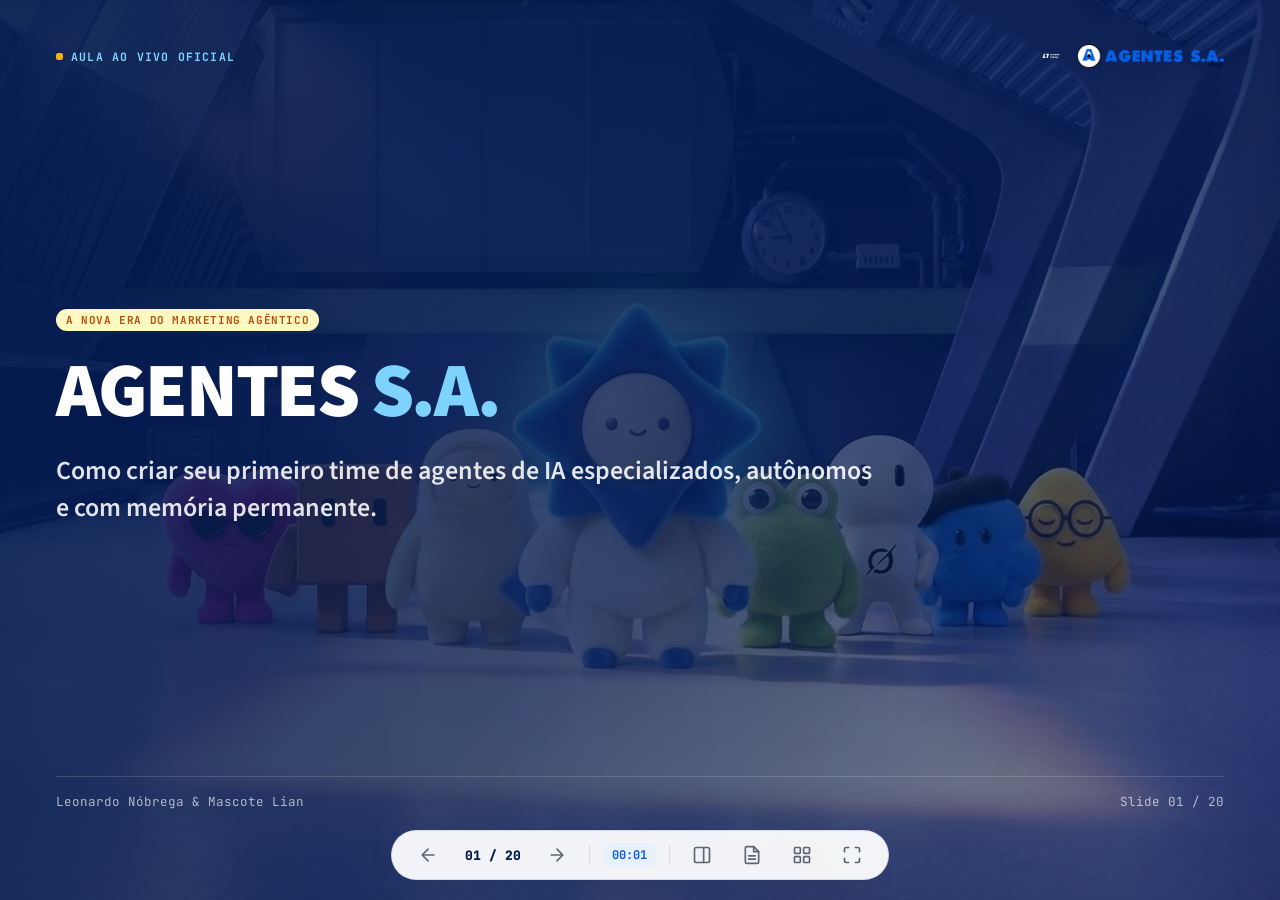
<file: agentes-sa/apresentacao.html>
<!DOCTYPE html>
<html lang="pt-BR">
<head>
  <!-- Google tag (gtag.js) -->
  <script async src="https://www.googletagmanager.com/gtm.js?id=GTM-TQJJ7PX4"></script>
  <script>
    window.dataLayer = window.dataLayer || [];
    function gtag(){dataLayer.push(arguments);}
    gtag('js', new Date());
  </script>
  <meta charset="UTF-8">
  <meta name="viewport" content="width=device-width, initial-scale=1.0, viewport-fit=cover">
  <title>Apresentação Oficial · Agentes S.A. | Leonardo Nóbrega</title>
  <meta name="description" content="Apresentação keynote de alto impacto da aula ao vivo Agentes S.A. com Leonardo Nóbrega. Design clean, minimalista e visual.">
  <meta name="theme-color" content="#ffffff">

  <!-- Fontes Oficiais da Marca -->
  <link rel="preconnect" href="https://fonts.googleapis.com">
  <link rel="preconnect" href="https://fonts.gstatic.com" crossorigin>
  <link href="https://fonts.googleapis.com/css2?family=JetBrains+Mono:wght@500;700;800&family=Source+Sans+3:ital,wght@0,400;0,600;0,700;0,800;0,900;1,400&display=swap" rel="stylesheet">

  <style>
    /* ═══════════════════════════════════════════════════════════════
       RESET & DESIGN SYSTEM KEYNOTE EDITORIAL (CLEAN / FUNDO BRANCO)
       Inspirado na Central do Aluno, design Apple e palestras Top Voice
       ═══════════════════════════════════════════════════════════════ */
    *, *::before, *::after {
      box-sizing: border-box;
      margin: 0;
      padding: 0;
    }

    :root {
      /* Paleta Oficial da Marca */
      --color-primary: #075fe4;
      --color-primary-dark: #0550c8;
      --color-primary-light: #3a85f0;
      --color-primary-soft: #e8f0fe;
      --color-navy: #031b4e;
      --color-navy-dark: #021133;
      --color-slate: #5e6673;
      --color-slate-light: #8e9bb2;
      --color-slate-border: rgba(3, 27, 78, 0.08);
      
      --color-bg-clean: #ffffff;
      --color-bg-subtle: #f8fafc;
      --color-bg-card: #ffffff;
      
      --color-warning: #f4b400;
      --color-warning-soft: #fef9c3;
      --color-cyan: #0090d9;
      --color-cyan-bright: #00d2ff;
      --color-success: #0f9d58;
      --color-success-soft: #dcfce7;
      --color-danger: #e11d48;
      --color-danger-soft: #ffe4e6;

      --font-main: 'Source Sans 3', -apple-system, BlinkMacSystemFont, sans-serif;
      --font-mono: 'JetBrains Mono', ui-monospace, monospace;

      --ease-out: cubic-bezier(0.16, 1, 0.3, 1);
      --ease-smooth: cubic-bezier(0.25, 1, 0.5, 1);
      --transition-normal: 320ms var(--ease-out);

      --shadow-clean: 0 4px 20px -2px rgba(3, 27, 78, 0.05), 0 2px 6px -1px rgba(3, 27, 78, 0.04);
      --shadow-hover: 0 12px 32px -4px rgba(3, 27, 78, 0.08), 0 4px 12px -2px rgba(3, 27, 78, 0.05);
      --shadow-punch: 0 20px 40px -8px rgba(7, 95, 228, 0.14);
    }

    html, body {
      width: 100vw;
      height: 100vh;
      overflow: hidden;
      background-color: var(--color-bg-clean);
      color: var(--color-navy);
      font-family: var(--font-main);
      user-select: none;
      -webkit-font-smoothing: antialiased;
    }

    /* Sprites e Ícones */
    .i {
      width: 20px;
      height: 20px;
      stroke: currentColor;
      fill: none;
      stroke-width: 2;
      stroke-linecap: round;
      stroke-linejoin: round;
      flex-shrink: 0;
      display: inline-block;
      vertical-align: middle;
    }

    /* ═══════════════════════════════════════════════════════════════
       STAGE PRINCIPAL DO DECK DE SLIDES
       ═══════════════════════════════════════════════════════════════ */
    .deck-stage {
      display: flex;
      width: 100vw;
      height: 100vh;
      position: relative;
      background: var(--color-bg-clean);
      overflow: hidden;
      transition: all var(--transition-normal);
    }

    .slides-wrapper {
      flex: 1;
      width: 100%;
      min-width: 0;
      height: 100vh;
      position: relative;
      overflow: hidden;
      box-sizing: border-box;
      transition: width var(--transition-normal);
    }

    /* ═══════════════════════════════════════════════════════════════
       ESTRUTURA DE CADA SLIDE
       ═══════════════════════════════════════════════════════════════ */
    .slide {
      position: absolute !important;
      top: 0 !important;
      left: 0 !important;
      right: 0 !important;
      bottom: 0 !important;
      width: 100% !important;
      height: 100% !important;
      padding: 52px 76px 100px;
      display: flex;
      flex-direction: column;
      justify-content: space-between;
      opacity: 0;
      transform: translateY(16px) scale(0.995);
      pointer-events: none;
      transition: opacity 320ms var(--ease-out), transform 320ms var(--ease-out);
      box-sizing: border-box;
      background: var(--color-bg-clean);
      overflow-y: auto;
    }

    body.split-mode .slide {
      padding: 36px 48px 90px;
    }

    .slide.active {
      opacity: 1;
      transform: translateY(0) scale(1);
      pointer-events: auto;
      z-index: 5;
    }

    /* ─── Slides Hero (Imagens Full-Bleed de Fundo para Transições de Impacto) ─── */
    .slide.slide-hero {
      position: absolute !important;
      background-size: cover !important;
      background-position: center center !important;
      color: #ffffff !important;
    }

    .slide.slide-hero::before {
      content: "";
      position: absolute;
      inset: 0;
      width: 100%;
      height: 100%;
      background: linear-gradient(135deg, rgba(3, 27, 78, 0.94) 0%, rgba(3, 27, 78, 0.78) 55%, rgba(3, 27, 78, 0.45) 100%);
      z-index: 1;
    }

    .slide.slide-hero > * {
      position: relative;
      z-index: 2;
    }

    .slide.slide-hero .slide-title {
      color: #ffffff !important;
    }
    .slide.slide-hero .slide-subtitle {
      color: rgba(255, 255, 255, 0.88) !important;
    }
    .slide.slide-hero .slide-kicker {
      color: #7dd3fc !important;
    }
    .slide.slide-hero .slide-kicker::before {
      background: var(--color-warning) !important;
    }
    .slide.slide-hero .slide-footer {
      border-top-color: rgba(255, 255, 255, 0.15) !important;
      color: rgba(255, 255, 255, 0.65) !important;
    }

    /* ─── Topo do Slide ─── */
    .slide-header {
      display: flex;
      align-items: center;
      justify-content: space-between;
      gap: 20px;
      margin-bottom: 24px;
      width: 100%;
      box-sizing: border-box;
    }

    .slide-kicker-wrap {
      display: flex;
      align-items: center;
      gap: 12px;
    }

    .slide-kicker {
      display: inline-flex;
      align-items: center;
      gap: 8px;
      font-family: var(--font-mono);
      font-size: 11.5px;
      font-weight: 700;
      letter-spacing: 1.2px;
      text-transform: uppercase;
      color: var(--color-primary);
    }

    .slide-kicker::before {
      content: "";
      width: 7px;
      height: 7px;
      border-radius: 2px;
      background: var(--color-warning);
    }

    .slide-header-brand {
      display: flex;
      align-items: center;
      gap: 14px;
    }

    .slide-header-brand img {
      height: 24px;
      width: auto;
      object-fit: contain;
    }

    /* ─── Corpo do Slide ─── */
    .slide-body {
      flex: 1;
      display: flex;
      flex-direction: column;
      justify-content: center;
      min-height: 0;
      width: 100%;
      box-sizing: border-box;
    }

    .slide-title {
      font-size: clamp(38px, 4.2vw, 64px);
      font-weight: 900;
      line-height: 1.08;
      letter-spacing: -0.03em;
      color: var(--color-navy);
      margin-bottom: 14px;
    }

    .slide-title .hl-blue {
      color: var(--color-primary);
    }
    .slide-title .hl-yellow {
      color: #d97706;
    }

    .slide-subtitle {
      font-size: clamp(18px, 1.5vw, 24px);
      line-height: 1.45;
      color: var(--color-slate);
      max-width: 920px;
      margin-bottom: 32px;
      font-weight: 400;
    }

    /* ─── Rodapé do Slide ─── */
    .slide-footer {
      display: flex;
      align-items: center;
      justify-content: space-between;
      padding-top: 16px;
      border-top: 1px solid var(--color-slate-border);
      font-size: 12.5px;
      font-family: var(--font-mono);
      color: var(--color-slate-light);
      width: 100%;
      box-sizing: border-box;
    }

    /* ═══════════════════════════════════════════════════════════════
       COMPONENTES EDITORIAL / CARDS LIMPOS (DESIGN SYSTEM DA CENTRAL)
       ═══════════════════════════════════════════════════════════════ */
    .grid-2 {
      display: grid;
      grid-template-columns: repeat(2, minmax(0, 1fr));
      gap: 28px;
      width: 100%;
    }

    .grid-3 {
      display: grid;
      grid-template-columns: repeat(3, minmax(0, 1fr));
      gap: 24px;
      width: 100%;
    }

    .card-clean {
      background: var(--color-bg-card);
      border: 1px solid var(--color-slate-border);
      border-radius: 20px;
      padding: 28px;
      box-shadow: var(--shadow-clean);
      display: flex;
      flex-direction: column;
      position: relative;
      transition: transform var(--transition-normal), box-shadow var(--transition-normal);
    }

    .card-clean:hover {
      box-shadow: var(--shadow-hover);
    }

    .card-clean.featured {
      border-color: rgba(7, 95, 228, 0.35);
      background: #ffffff;
      box-shadow: var(--shadow-punch);
    }

    .card-clean.danger {
      border-color: rgba(225, 29, 72, 0.25);
      background: #fffafa;
    }

    .card-pill {
      display: inline-flex;
      align-items: center;
      gap: 6px;
      padding: 4px 10px;
      border-radius: 999px;
      font-family: var(--font-mono);
      font-size: 11px;
      font-weight: 700;
      letter-spacing: 0.6px;
      text-transform: uppercase;
      margin-bottom: 14px;
      width: fit-content;
    }
    .pill-blue { background: var(--color-primary-soft); color: var(--color-primary); }
    .pill-yellow { background: var(--color-warning-soft); color: #b45309; }
    .pill-red { background: var(--color-danger-soft); color: var(--color-danger); }
    .pill-green { background: var(--color-success-soft); color: #15803d; }

    .card-title-lg {
      font-size: 24px;
      font-weight: 800;
      color: var(--color-navy);
      line-height: 1.2;
      margin-bottom: 10px;
    }

    .card-text-lg {
      font-size: 16px;
      color: var(--color-slate);
      line-height: 1.5;
    }

    .punch-number {
      font-size: 64px;
      font-weight: 900;
      line-height: 1;
      font-family: var(--font-mono);
      letter-spacing: -2px;
      color: var(--color-primary);
      margin-bottom: 8px;
    }

    .punch-tagline {
      font-size: 18px;
      font-weight: 800;
      color: var(--color-navy);
      margin-bottom: 8px;
    }

    /* ═══════════════════════════════════════════════════════════════
       COMPONENTES ESPECÍFICOS: TIMELINE, FLOW & TIME
       ═══════════════════════════════════════════════════════════════ */
    .team-strip {
      display: grid;
      grid-template-columns: repeat(7, 1fr);
      gap: 14px;
      width: 100%;
    }

    .team-member-card {
      background: #ffffff;
      border: 1px solid var(--color-slate-border);
      border-radius: 18px;
      padding: 18px 12px;
      display: flex;
      flex-direction: column;
      align-items: center;
      text-align: center;
      box-shadow: var(--shadow-clean);
      transition: all var(--transition-normal);
    }

    .team-member-card:hover {
      transform: translateY(-4px);
      box-shadow: var(--shadow-hover);
      border-color: var(--color-primary);
    }

    .team-member-avatar {
      width: 80px;
      height: 80px;
      margin-bottom: 12px;
      display: flex;
      align-items: center;
      justify-content: center;
    }

    .team-member-avatar img {
      max-width: 100%;
      max-height: 100%;
      object-fit: contain;
    }

    .team-member-code {
      font-family: var(--font-mono);
      font-size: 10px;
      font-weight: 800;
      letter-spacing: 0.8px;
      color: var(--color-primary);
      margin-bottom: 4px;
      text-transform: uppercase;
    }

    .team-member-name {
      font-size: 14.5px;
      font-weight: 800;
      color: var(--color-navy);
      line-height: 1.2;
      margin-bottom: 6px;
    }

    .team-member-desc {
      font-size: 11.5px;
      color: var(--color-slate);
      line-height: 1.35;
    }

    /* Pipeline Limpo */
    .clean-pipeline {
      display: grid;
      grid-template-columns: repeat(6, 1fr);
      gap: 12px;
      width: 100%;
      margin-top: 10px;
    }

    .pipe-step {
      background: #ffffff;
      border: 1px solid var(--color-slate-border);
      border-radius: 16px;
      padding: 20px 16px;
      display: flex;
      flex-direction: column;
      box-shadow: var(--shadow-clean);
      position: relative;
    }

    .pipe-step.gate {
      border: 2px solid var(--color-warning);
      background: #fffdf5;
    }

    .pipe-num {
      font-family: var(--font-mono);
      font-size: 11px;
      font-weight: 800;
      color: var(--color-primary);
      margin-bottom: 6px;
    }

    .pipe-step.gate .pipe-num {
      color: #b45309;
    }

    .pipe-title {
      font-size: 16px;
      font-weight: 800;
      color: var(--color-navy);
      margin-bottom: 6px;
    }

    .pipe-desc {
      font-size: 12px;
      color: var(--color-slate);
      line-height: 1.4;
    }

    /* ═══════════════════════════════════════════════════════════════
       MODO SPLIT-SCREEN (OBS / CÂMERA AO VIVO)
       ═══════════════════════════════════════════════════════════════ */
    .split-panel {
      width: 0;
      min-width: 0;
      max-width: 0;
      height: 100vh;
      background: #ffffff;
      border-left: none;
      position: relative;
      overflow: hidden;
      display: none;
      flex-direction: column;
      align-items: center;
      justify-content: center;
      transition: width var(--transition-normal);
      z-index: 10;
    }

    body.split-mode .split-panel {
      display: flex;
      width: 42vw;
      min-width: 42vw;
      max-width: 42vw;
      border-left: 1px solid var(--color-slate-border);
    }

    body.split-mode .team-strip {
      grid-template-columns: repeat(4, 1fr);
      gap: 10px;
    }

    body.split-mode .team-member-card {
      padding: 12px 8px;
    }

    body.split-mode .team-member-avatar {
      width: 56px;
      height: 56px;
    }

    body.split-mode .grid-2 {
      gap: 18px;
    }

    body.split-mode .grid-3 {
      gap: 16px;
    }

    @media (max-width: 1400px) {
      .slide {
        padding: 44px 56px 90px;
      }
      .slide-title {
        font-size: clamp(34px, 4vw, 56px);
      }
      .team-strip {
        grid-template-columns: repeat(4, 1fr);
        gap: 12px;
      }
    }

    .camera-container {
      width: 100%;
      height: 100%;
      position: relative;
      display: flex;
      align-items: center;
      justify-content: center;
      background: #031b4e;
    }

    .camera-container video {
      width: 100%;
      height: 100%;
      object-fit: cover;
      transform: scaleX(-1);
    }

    .camera-clean-card {
      text-align: center;
      padding: 36px;
      display: flex;
      flex-direction: column;
      align-items: center;
      gap: 14px;
      color: #ffffff;
    }

    .camera-avatar-ring {
      width: 150px;
      height: 150px;
      border-radius: 50%;
      overflow: hidden;
      border: 4px solid var(--color-primary);
      box-shadow: 0 10px 30px rgba(0, 0, 0, 0.4);
      background: #ffffff;
    }

    .camera-avatar-ring img {
      width: 100%;
      height: 100%;
      object-fit: cover;
    }

    /* ═══════════════════════════════════════════════════════════════
       BARRA FLUTUANTE DE CONTROLE DO APRESENTADOR (BOTTOM PILL)
       ═══════════════════════════════════════════════════════════════ */
    .control-pill {
      position: fixed;
      bottom: 20px;
      left: 50%;
      transform: translateX(-50%);
      background: rgba(255, 255, 255, 0.94);
      backdrop-filter: blur(16px);
      border: 1px solid rgba(3, 27, 78, 0.12);
      border-radius: 999px;
      padding: 6px 18px;
      display: flex;
      align-items: center;
      gap: 14px;
      z-index: 100;
      box-shadow: 0 10px 30px rgba(3, 27, 78, 0.08), 0 2px 8px rgba(3, 27, 78, 0.04);
    }

    .control-counter {
      font-family: var(--font-mono);
      font-size: 13px;
      font-weight: 800;
      color: var(--color-navy);
      min-width: 65px;
      text-align: center;
    }

    .control-timer {
      font-family: var(--font-mono);
      font-size: 12px;
      font-weight: 700;
      color: var(--color-primary);
      background: var(--color-primary-soft);
      padding: 4px 8px;
      border-radius: 6px;
    }

    .control-sep {
      width: 1px;
      height: 20px;
      background: rgba(3, 27, 78, 0.1);
    }

    .control-btn {
      background: transparent;
      border: none;
      color: var(--color-slate);
      width: 36px;
      height: 36px;
      border-radius: 50%;
      display: grid;
      place-items: center;
      cursor: pointer;
      transition: all 160ms var(--ease-out);
    }

    .control-btn:hover {
      background: var(--color-primary-soft);
      color: var(--color-primary);
      transform: scale(1.06);
    }

    .control-btn.active {
      background: var(--color-primary);
      color: #ffffff;
    }

    .global-progress {
      position: fixed;
      top: 0;
      left: 0;
      width: 100vw;
      height: 4px;
      background: rgba(3, 27, 78, 0.06);
      z-index: 200;
    }

    .global-progress-fill {
      height: 100%;
      width: 0%;
      background: var(--color-primary);
      transition: width 260ms var(--ease-out);
    }

    /* ═══════════════════════════════════════════════════════════════
       GAVETA DE NOTAS DO APRESENTADOR (SPEAKER NOTES)
       ═══════════════════════════════════════════════════════════════ */
    .speaker-drawer {
      position: fixed;
      right: 0;
      top: 0;
      width: 420px;
      height: 100vh;
      background: #ffffff;
      border-left: 1px solid var(--color-slate-border);
      box-shadow: -15px 0 40px rgba(3, 27, 78, 0.08);
      z-index: 150;
      padding: 32px 28px;
      display: flex;
      flex-direction: column;
      transform: translateX(100%);
      transition: transform var(--transition-normal);
    }

    .speaker-drawer.open {
      transform: translateX(0);
    }

    .speaker-drawer-head {
      display: flex;
      align-items: center;
      justify-content: space-between;
      padding-bottom: 16px;
      border-bottom: 1px solid var(--color-slate-border);
      margin-bottom: 20px;
    }

    .speaker-drawer-body {
      flex: 1;
      overflow-y: auto;
      padding-right: 6px;
    }

    .note-block {
      margin-bottom: 22px;
    }

    .note-label {
      font-family: var(--font-mono);
      font-size: 11px;
      font-weight: 700;
      text-transform: uppercase;
      letter-spacing: 1px;
      color: var(--color-primary);
      margin-bottom: 6px;
      display: block;
    }

    .note-text {
      font-size: 15px;
      line-height: 1.55;
      color: var(--color-navy);
    }

    .note-list {
      list-style: none;
      padding: 0;
      margin-top: 8px;
    }

    .note-list li {
      position: relative;
      padding-left: 18px;
      margin-bottom: 8px;
      font-size: 14px;
      color: var(--color-slate);
      line-height: 1.5;
    }

    .note-list li::before {
      content: "•";
      position: absolute;
      left: 0;
      color: var(--color-primary);
      font-weight: bold;
      font-size: 18px;
      line-height: 1;
    }

    /* ═══════════════════════════════════════════════════════════════
       OVERVIEW MODAL (GRADE DE SLIDES)
       ═══════════════════════════════════════════════════════════════ */
    .overview-backdrop {
      position: fixed;
      inset: 0;
      background: rgba(3, 27, 78, 0.6);
      backdrop-filter: blur(12px);
      z-index: 300;
      padding: 40px;
      display: none;
      flex-direction: column;
      overflow-y: auto;
    }

    .overview-backdrop.open {
      display: flex;
    }

    .overview-container {
      background: #ffffff;
      border-radius: 24px;
      padding: 32px;
      max-width: 1400px;
      margin: 0 auto;
      width: 100%;
      box-shadow: 0 25px 60px rgba(0, 0, 0, 0.2);
    }

    .overview-grid {
      display: grid;
      grid-template-columns: repeat(auto-fill, minmax(220px, 1fr));
      gap: 16px;
      margin-top: 24px;
    }

    .overview-card {
      background: var(--color-bg-subtle);
      border: 1px solid var(--color-slate-border);
      border-radius: 14px;
      padding: 16px;
      cursor: pointer;
      transition: all 160ms var(--ease-out);
    }

    .overview-card:hover, .overview-card.active {
      border-color: var(--color-primary);
      background: #ffffff;
      transform: translateY(-2px);
      box-shadow: var(--shadow-clean);
    }

    /* Blackout */
    body.blackout .slides-wrapper {
      opacity: 0;
      pointer-events: none;
    }
  </style>
</head>
<body>

  <!-- Sprite de Ícones SVG -->
  <svg style="display:none;" xmlns="http://www.w3.org/2000/svg">
    <symbol id="i-arrow-right" viewBox="0 0 24 24"><path d="M5 12h14M12 5l7 7-7 7"/></symbol>
    <symbol id="i-arrow-left" viewBox="0 0 24 24"><path d="M19 12H5M12 19l-7-7 7-7"/></symbol>
    <symbol id="i-split" viewBox="0 0 24 24"><rect width="18" height="18" x="3" y="3" rx="2"/><path d="M14 3v18"/></symbol>
    <symbol id="i-fullscreen" viewBox="0 0 24 24"><path d="M8 3H5a2 2 0 0 0-2 2v3m18 0V5a2 2 0 0 0-2-2h-3m0 18h3a2 2 0 0 0 2-2v-3M3 16v3a2 2 0 0 0 2 2h3"/></symbol>
    <symbol id="i-grid" viewBox="0 0 24 24"><rect width="7" height="7" x="3" y="3" rx="1"/><rect width="7" height="7" x="14" y="3" rx="1"/><rect width="7" height="7" x="14" y="14" rx="1"/><rect width="7" height="7" x="3" y="14" rx="1"/></symbol>
    <symbol id="i-notes" viewBox="0 0 24 24"><path d="M14 2H6a2 2 0 0 0-2 2v16a2 2 0 0 0 2 2h12a2 2 0 0 0 2-2V8z"/><polyline points="14 2 14 8 20 8"/><line x1="16" y1="13" x2="8" y2="13"/><line x1="16" y1="17" x2="8" y2="17"/></symbol>
    <symbol id="i-close" viewBox="0 0 24 24"><path d="M18 6 6 18M6 6l12 12"/></symbol>
    <symbol id="i-camera" viewBox="0 0 24 24"><path d="M14.5 4h-5L7 7H4a2 2 0 0 0-2 2v9a2 2 0 0 0 2 2h16a2 2 0 0 0 2-2V9a2 2 0 0 0-2-2h-3l-2.5-3z"/><circle cx="12" cy="13" r="3"/></symbol>
  </svg>

  <!-- Barra de Progresso Global no Topo -->
  <div class="global-progress">
    <div class="global-progress-fill" id="progressFill"></div>
  </div>

  <div class="deck-stage">
    
    <!-- ÁREA DE APRESENTAÇÃO DOS SLIDES -->
    <main class="slides-wrapper" id="slidesWrapper">

      <!-- ══════════════════════════════════════════════════════════
           SLIDE 01 [HERO IMPACTO]: CAPA OFICIAL
           Fundo Full-Bleed com Imagem da Fábrica + Tipografia Monumental
           ══════════════════════════════════════════════════════════ -->
      <section class="slide slide-hero active" data-slide="1" style="background-image: url('assets/central/hero_time.jpg');">
        <header class="slide-header">
          <div class="slide-kicker-wrap">
            <span class="slide-kicker">Aula Ao Vivo Oficial</span>
          </div>
          <div class="slide-header-brand">
            <img src="assets/logo_leonardo_nobrega.svg" alt="Leonardo Nóbrega" style="filter: brightness(0) invert(1);">
            <img src="assets/logo_agentes_sa_horizontal.png" alt="Agentes S.A.">
          </div>
        </header>

        <div class="slide-body">
          <span class="card-pill pill-yellow" style="margin-bottom: 20px;">A Nova Era do Marketing Agêntico</span>
          <h1 class="slide-title" style="font-size: clamp(48px, 6vw, 92px); margin-bottom: 18px;">
            AGENTES <span style="color:#7dd3fc;">S.A.</span>
          </h1>
          <p class="slide-subtitle" style="font-size: 26px; font-weight: 600; max-width: 820px;">
            Como criar seu primeiro time de agentes de IA especializados, autônomos e com memória permanente.
          </p>
        </div>

        <footer class="slide-footer">
          <span>Leonardo Nóbrega &amp; Mascote Lian</span>
          <span>Slide 01 / 20</span>
        </footer>
      </section>

      <!-- ══════════════════════════════════════════════════════════
           SLIDE 02 [CLEAN]: A MUDANÇA DE CADEIRA
           Foco Editorial: 1 Grande Pergunta Provocativa
           ══════════════════════════════════════════════════════════ -->
      <section class="slide" data-slide="2">
        <header class="slide-header">
          <div class="slide-kicker-wrap">
            <span class="slide-kicker">O Diagnóstico da Dor</span>
          </div>
          <div class="slide-header-brand">
            <img src="assets/logo_agentes_sa_horizontal.png" alt="Agentes S.A.">
          </div>
        </header>

        <div class="slide-body" style="text-align: center; max-width: 1040px; margin: 0 auto;">
          <span class="card-pill pill-red" style="margin: 0 auto 20px;">A Realidade Oculta</span>
          <h2 class="slide-title" style="font-size: clamp(42px, 4.6vw, 70px); margin-bottom: 24px;">
            Você é o <span class="hl-blue">CEO</span> da sua marca...<br>
            ou o <span style="color:var(--color-danger);">estagiário de luxo</span> da sua IA?
          </h2>
          <p class="slide-subtitle" style="margin: 0 auto 36px; max-width: 780px;">
            A maioria dos profissionais gasta mais tempo copiando, colando e corrigindo respostas de robô do que se escrevessem sozinhos.
          </p>

          <div style="display:flex; justify-content:center; gap:32px;">
            <div style="text-align:center;">
              <div class="punch-number" style="color:var(--color-danger);">40m</div>
              <div style="font-weight:700; color:var(--color-navy);">Ajustando vírgula no braço</div>
            </div>
            <div style="width:1px; height:70px; background:var(--color-slate-border); align-self:center;"></div>
            <div style="text-align:center;">
              <div class="punch-number" style="color:var(--color-primary);">2m</div>
              <div style="font-weight:700; color:var(--color-navy);">Aprovando como Diretor</div>
            </div>
          </div>
        </div>

        <footer class="slide-footer">
          <span>Da sobrecarga mecânica para a governança estratégica</span>
          <span>Slide 02 / 20</span>
        </footer>
      </section>

      <!-- ══════════════════════════════════════════════════════════
           SLIDE 03 [CLEAN]: CONTRASTE VISUAL NÍTIDO
           2 Colunas Amplas e Espaçosas
           ══════════════════════════════════════════════════════════ -->
      <section class="slide" data-slide="3">
        <header class="slide-header">
          <div class="slide-kicker-wrap">
            <span class="slide-kicker">A Mudança Definitiva</span>
          </div>
          <div class="slide-header-brand">
            <img src="assets/logo_agentes_sa_horizontal.png" alt="Agentes S.A.">
          </div>
        </header>

        <div class="slide-body">
          <h2 class="slide-title">Dois jeitos de usar IA. <span class="hl-blue">Um deles cansa.</span></h2>
          <p class="slide-subtitle">A diferença entre quem continua sobrecarregado e quem escala a operação.</p>

          <div class="grid-2">
            <div class="card-clean danger">
              <span class="card-pill pill-red">❌ O Modelo Reativo (Chat Comum)</span>
              <h3 class="card-title-lg">A Caixa de Vidro</h3>
              <p class="card-text-lg">Você abre a aba todo dia, tenta explicar seu negócio do zero, recebe clichês batidos e perde a manhã editando.</p>
              <div style="margin-top:20px; font-weight:700; font-size:14px; color:var(--color-danger);">
                • Sem memória · Sem mãos · Sem autonomia
              </div>
            </div>

            <div class="card-clean featured">
              <span class="card-pill pill-blue">🚀 O Modelo Agêntico (Agentes S.A.)</span>
              <h3 class="card-title-lg">A Fábrica Especializada</h3>
              <p class="card-text-lg">Agentes que já conhecem seu Brand DNA, leem suas pastas e entregam peças prontas. Você apenas valida e decide.</p>
              <div style="margin-top:20px; font-weight:700; font-size:14px; color:var(--color-primary);">
                • Memória de disco · Execução autônoma · Você no controle
              </div>
            </div>
          </div>
        </div>

        <footer class="slide-footer">
          <span>Menos digitação, mais tomada de decisão</span>
          <span>Slide 03 / 20</span>
        </footer>
      </section>

      <!-- ══════════════════════════════════════════════════════════
           SLIDE 04 [CLEAN]: A CAIXA DE VIDRO
           Metáfora Central da Aula com Imagem e Minimalismo
           ══════════════════════════════════════════════════════════ -->
      <section class="slide" data-slide="4">
        <header class="slide-header">
          <div class="slide-kicker-wrap">
            <span class="slide-kicker">Conceito Central</span>
          </div>
          <div class="slide-header-brand">
            <img src="assets/logo_agentes_sa_horizontal.png" alt="Agentes S.A.">
          </div>
        </header>

        <div class="slide-body">
          <div class="grid-2" style="align-items: center; gap: 48px;">
            <div>
              <span class="card-pill pill-yellow">A Quebra da Caixa de Vidro</span>
              <h2 class="slide-title" style="font-size: clamp(36px, 3.8vw, 56px);">
                A IA de Chat é brilhante.<br>
                <span class="hl-blue">Mas ela não tem mãos.</span>
              </h2>
              <p class="slide-subtitle" style="font-size: 19px; margin-bottom: 24px;">
                Trancada no navegador de outra empresa, ela não mexe no seu disco, não abre pastas e não publica nada por você.
              </p>
              <div class="card-clean" style="padding: 16px 20px; background:#f8fafc;">
                <strong style="color:var(--color-navy); font-size:15px; display:block; margin-bottom:4px;">O que o Agente Real faz:</strong>
                <span style="color:var(--color-slate); font-size:14px;">Ele ganha um computador próprio, lê arquivos locais e opera ferramentas reais.</span>
              </div>
            </div>

            <div style="position:relative; border-radius:22px; overflow:hidden; box-shadow:var(--shadow-punch); border:1px solid var(--color-slate-border);">
              <img src="assets/central/prep_openbot.jpg" alt="Estação de controle dos agentes" style="width:100%; height:auto; display:block;">
            </div>
          </div>
        </div>

        <footer class="slide-footer">
          <span>Agentes têm memória permanente e ferramentas locais</span>
          <span>Slide 04 / 20</span>
        </footer>
      </section>

      <!-- ══════════════════════════════════════════════════════════
           SLIDE 05 [CLEAN]: A TRÍADE DA ENGENHARIA AGÊNTICA
           3 Pilares Limpos: Cérebro · Mãos · Manual
           ══════════════════════════════════════════════════════════ -->
      <section class="slide" data-slide="5">
        <header class="slide-header">
          <div class="slide-kicker-wrap">
            <span class="slide-kicker">Arquitetura Sem Código</span>
          </div>
          <div class="slide-header-brand">
            <img src="assets/logo_agentes_sa_horizontal.png" alt="Agentes S.A.">
          </div>
        </header>

        <div class="slide-body">
          <h2 class="slide-title">A Tríade que faz o agente <span class="hl-blue">trabalhar de verdade</span>.</h2>
          <p class="slide-subtitle">Sem termos complicados. Qualquer agente é formado por apenas 3 engrenagens simples:</p>

          <div class="grid-3">
            <div class="card-clean">
              <span class="punch-number">01</span>
              <div class="punch-tagline">O CÉREBRO (LLM)</div>
              <p class="card-text-lg">Modelos de linguagem como Gemini 2.5 Flash ou Claude. Responsável por raciocinar, sintetizar e conectar ideias.</p>
            </div>

            <div class="card-clean featured">
              <span class="punch-number" style="color:var(--color-warning);">02</span>
              <div class="punch-tagline">AS MÃOS (Tools / MCP)</div>
              <p class="card-text-lg">A capacidade de agir: abrir o navegador, pesquisar no YouTube, diagramar imagens e enviar mensagens no WhatsApp.</p>
            </div>

            <div class="card-clean">
              <span class="punch-number" style="color:var(--color-success);">03</span>
              <div class="punch-tagline">O MANUAL (Skill .md)</div>
              <p class="card-text-lg">Um texto simples em português com o escopo fechado: o que ele deve fazer, como aprovar e o que está proibido.</p>
            </div>
          </div>
        </div>

        <footer class="slide-footer">
          <span>LLM + Ferramentas + Skill = Agente Autônomo</span>
          <span>Slide 05 / 20</span>
        </footer>
      </section>

      <!-- ══════════════════════════════════════════════════════════
           SLIDE 06 [HERO IMPACTO]: TRANSIÇÃO PARA A FÁBRICA
           Imagem Inteira Ocupando o Fundo
           ══════════════════════════════════════════════════════════ -->
      <section class="slide slide-hero" data-slide="6" style="background-image: url('assets/fachada_fabrica.jpg');">
        <header class="slide-header">
          <div class="slide-kicker-wrap">
            <span class="slide-kicker">O Chão de Fábrica</span>
          </div>
          <div class="slide-header-brand">
            <img src="assets/logo_agentes_sa_horizontal.png" alt="Agentes S.A.">
          </div>
        </header>

        <div class="slide-body">
          <span class="card-pill pill-yellow" style="margin-bottom: 20px;">Portas Abertas</span>
          <h2 class="slide-title" style="font-size: clamp(48px, 5.5vw, 84px); margin-bottom: 16px;">
            Bem-vindo ao chão de fábrica.
          </h2>
          <p class="slide-subtitle" style="font-size: 24px; font-weight: 600; max-width: 800px;">
            Onde a inteligência artificial deixa de ser um brinquedo de perguntas e respostas para virar a esteira de marketing da sua empresa.
          </p>
        </div>

        <footer class="slide-footer">
          <span>Agentes S.A. · Operação em Escala Real</span>
          <span>Slide 06 / 20</span>
        </footer>
      </section>

      <!-- ══════════════════════════════════════════════════════════
           SLIDE 07 [CLEAN]: PREPARE SUA BANCADA
           Os 3 Recursos Prontos da Central do Aluno
           ══════════════════════════════════════════════════════════ -->
      <section class="slide" data-slide="7">
        <header class="slide-header">
          <div class="slide-kicker-wrap">
            <span class="slide-kicker">Central do Aluno · Etapa 1</span>
          </div>
          <div class="slide-header-brand">
            <img src="assets/logo_agentes_sa_horizontal.png" alt="Agentes S.A.">
          </div>
        </header>

        <div class="slide-body">
          <h2 class="slide-title">Prepare sua bancada. <span class="hl-blue">Zero custo de licença.</span></h2>
          <p class="slide-subtitle">Três coisas para ter no seu computador e acompanhar a aula sem travar:</p>

          <div class="grid-3">
            <div class="card-clean" style="padding: 20px;">
              <div style="height: 140px; border-radius: 14px; overflow: hidden; margin-bottom: 16px;">
                <img src="assets/central/prep_antigravity.jpg" alt="Google Antigravity" style="width:100%; height:100%; object-fit:cover;">
              </div>
              <span class="card-pill pill-blue">O Cérebro</span>
              <h3 class="card-title-lg" style="font-size: 20px;">Google Antigravity</h3>
              <p class="card-text-lg" style="font-size: 14.5px;">Onde os agentes vivem e leem os arquivos da sua marca localmente.</p>
            </div>

            <div class="card-clean" style="padding: 20px;">
              <div style="height: 140px; border-radius: 14px; overflow: hidden; margin-bottom: 16px;">
                <img src="assets/central/prep_openbot.jpg" alt="OpenBot" style="width:100%; height:100%; object-fit:cover;">
              </div>
              <span class="card-pill pill-yellow">As Mãos</span>
              <h3 class="card-title-lg" style="font-size: 20px;">OpenBot</h3>
              <p class="card-text-lg" style="font-size: 14.5px;">O navegador autônomo para pesquisas na web e avisos no WhatsApp.</p>
            </div>

            <div class="card-clean" style="padding: 20px;">
              <div style="height: 140px; border-radius: 14px; overflow: hidden; margin-bottom: 16px;">
                <img src="assets/central/prep_projeto.jpg" alt="Pasta Modelo" style="width:100%; height:100%; object-fit:cover;">
              </div>
              <span class="card-pill pill-green">O Armário</span>
              <h3 class="card-title-lg" style="font-size: 20px;">Pasta Modelo da Marca</h3>
              <p class="card-text-lg" style="font-size: 14.5px;">A árvore de diretórios pronta com Brand DNA e as 7 skills oficiais.</p>
            </div>
          </div>
        </div>

        <footer class="slide-footer">
          <span>Arquivos disponíveis para download na Central do Aluno</span>
          <span>Slide 07 / 20</span>
        </footer>
      </section>

      <!-- ══════════════════════════════════════════════════════════
           SLIDE 08 [CLEAN]: O SEGUNDO CÉREBRO (BRAND DNA)
           Palavras Chave e Frase Curta
           ══════════════════════════════════════════════════════════ -->
      <section class="slide" data-slide="8">
        <header class="slide-header">
          <div class="slide-kicker-wrap">
            <span class="slide-kicker">Calibração de Estilo</span>
          </div>
          <div class="slide-header-brand">
            <img src="assets/logo_agentes_sa_horizontal.png" alt="Agentes S.A.">
          </div>
        </header>

        <div class="slide-body">
          <div class="grid-2" style="align-items: center; gap: 48px;">
            <div>
              <span class="card-pill pill-blue">Prompt Mestre 02</span>
              <h2 class="slide-title" style="font-size: clamp(38px, 4vw, 58px);">
                A IA só escreve mal se você <span class="hl-blue">não ensinar quem você é</span>.
              </h2>
              <p class="slide-subtitle" style="font-size: 20px; margin-bottom: 28px;">
                Sem o contexto da sua marca, qualquer IA vai recorrer à média medíocre da internet.
              </p>
              
              <div style="display: flex; flex-direction: column; gap: 12px;">
                <div class="card-clean" style="padding: 14px 18px; border-left: 4px solid var(--color-primary);">
                  <strong style="color:var(--color-navy); font-size:15px;">1. Tese Central:</strong>
                  <span style="color:var(--color-slate); font-size:14px;"> O que você defende vs. o que você combate.</span>
                </div>
                <div class="card-clean" style="padding: 14px 18px; border-left: 4px solid var(--color-warning);">
                  <strong style="color:var(--color-navy); font-size:15px;">2. Vocabulário:</strong>
                  <span style="color:var(--color-slate); font-size:14px;"> Metáforas e expressões exclusivas da sua voz.</span>
                </div>
              </div>
            </div>

            <div style="border-radius:22px; overflow:hidden; box-shadow:var(--shadow-punch);">
              <img src="assets/central/prompt_brain.jpg" alt="Núcleo de memória de IA" style="width:100%; height:auto; display:block;">
            </div>
          </div>
        </div>

        <footer class="slide-footer">
          <span>O Segundo Cérebro grava sua identidade permanentemente</span>
          <span>Slide 08 / 20</span>
        </footer>
      </section>

      <!-- ══════════════════════════════════════════════════════════
           SLIDE 09 [CLEAN]: NEGATIVE CONSTRAINTS (PALAVRAS BANIDAS)
           Impacto com Linhas Cortadas e Visual Despojado
           ══════════════════════════════════════════════════════════ -->
      <section class="slide" data-slide="9">
        <header class="slide-header">
          <div class="slide-kicker-wrap">
            <span class="slide-kicker">Regras Inegociáveis</span>
          </div>
          <div class="slide-header-brand">
            <img src="assets/logo_agentes_sa_horizontal.png" alt="Agentes S.A.">
          </div>
        </header>

        <div class="slide-body" style="text-align: center; max-width: 980px; margin: 0 auto;">
          <span class="card-pill pill-red" style="margin: 0 auto 16px;">Negative Constraints</span>
          <h2 class="slide-title" style="font-size: clamp(38px, 4.2vw, 62px); margin-bottom: 28px;">
            Quer texto autoral? <span class="hl-blue">Proíba o clichê.</span>
          </h2>

          <div class="card-clean danger" style="padding: 32px 40px; text-align: left; font-family: var(--font-mono); font-size: 17px; line-height: 2.1;">
            <div style="color: var(--color-danger); text-decoration: line-through;">✕ "No mundo acelerado e dinâmico de hoje..."</div>
            <div style="color: var(--color-danger); text-decoration: line-through;">✕ "Desbloqueie todo o seu verdadeiro potencial..."</div>
            <div style="color: var(--color-danger); text-decoration: line-through;">✕ "Mergulhe fundo nas complexidades do mercado..."</div>
            <div style="color: var(--color-danger); text-decoration: line-through;">✕ "Um divisor de águas revolucionário..."</div>
          </div>

          <p style="margin-top: 24px; font-size: 18px; color: var(--color-navy); font-weight: 700;">
            💡 Quando o robô é impedido de usar jargões fáceis, ele é obrigado a ser autoral.
          </p>
        </div>

        <footer class="slide-footer">
          <span>Lista de 15 proibições salva no Brand DNA</span>
          <span>Slide 09 / 20</span>
        </footer>
      </section>

      <!-- ══════════════════════════════════════════════════════════
           SLIDE 10 [CLEAN]: MÉTODO DELTA-DIFF
           V1 ➔ V Final ➔ Delta
           ══════════════════════════════════════════════════════════ -->
      <section class="slide" data-slide="10">
        <header class="slide-header">
          <div class="slide-kicker-wrap">
            <span class="slide-kicker">Machine Learning Local</span>
          </div>
          <div class="slide-header-brand">
            <img src="assets/logo_agentes_sa_horizontal.png" alt="Agentes S.A.">
          </div>
        </header>

        <div class="slide-body">
          <h2 class="slide-title">Método Delta-Diff: <span class="hl-blue">A IA que aprende com você</span>.</h2>
          <p class="slide-subtitle">Como calibrar o agente para ele nunca mais repetir o mesmo erro de escrita:</p>

          <div class="grid-3">
            <div class="card-clean danger">
              <span class="card-pill pill-red">Passo 1</span>
              <h3 class="card-title-lg">V1 da IA</h3>
              <p class="card-text-lg">O rascunho cru gerado pelo agente, com frases longas e entonação robótica.</p>
            </div>

            <div class="card-clean">
              <span class="card-pill pill-green">Passo 2</span>
              <h3 class="card-title-lg">Sua Edição</h3>
              <p class="card-text-lg">Você ajusta em 30 segundos no seu ritmo: encurta palavras e coloca sua voz.</p>
            </div>

            <div class="card-clean featured">
              <span class="card-pill pill-yellow">Passo 3</span>
              <h3 class="card-title-lg">O Delta Gravado</h3>
              <p class="card-text-lg">O prompt extrai as regras exatas do que você cortou e salva direto em <code>tom_de_voz.md</code>.</p>
            </div>
          </div>
        </div>

        <footer class="slide-footer">
          <span>A cada texto seu, o time fica mais afiado para sempre</span>
          <span>Slide 10 / 20</span>
        </footer>
      </section>

      <!-- ══════════════════════════════════════════════════════════
           SLIDE 11 [CLEAN EDITORIAL / TOP VOICE IMPACT]: A REGRA DE OURO
           Tipografia Monumental, Fundo Branco Puro, Steve Jobs Style
           ══════════════════════════════════════════════════════════ -->
      <section class="slide" data-slide="11" style="background:#ffffff;">
        <header class="slide-header">
          <div class="slide-kicker-wrap">
            <span class="slide-kicker">A Lei da Engenharia Agêntica</span>
          </div>
          <div class="slide-header-brand">
            <img src="assets/logo_agentes_sa_horizontal.png" alt="Agentes S.A.">
          </div>
        </header>

        <div class="slide-body" style="text-align: center; max-width: 1000px; margin: 0 auto;">
          <span class="card-pill pill-blue" style="margin: 0 auto 28px; font-size: 13px; padding: 6px 16px;">ESCOPO FECHADO</span>
          
          <h2 style="font-size: clamp(48px, 5.2vw, 84px); font-weight: 900; line-height: 1.08; color: var(--color-navy); letter-spacing: -0.035em; margin-bottom: 32px;">
            "Agente que faz tudo,<br>
            <span style="color: var(--color-primary);">faz tudo meia-boca."</span>
          </h2>

          <p style="font-size: 24px; color: var(--color-slate); line-height: 1.45; max-width: 800px; margin: 0 auto;">
            Não crie um assistente genérico. Divida o trabalho em <strong>especialistas cirúrgicos</strong>.
          </p>
        </div>

        <footer class="slide-footer">
          <span>O segredo da alta assertividade é o escopo restrito</span>
          <span>Slide 11 / 20</span>
        </footer>
      </section>

      <!-- ══════════════════════════════════════════════════════════
           SLIDE 12 [CLEAN]: O TIME DE 7 AGENTES
           Avatares Transparentes em Fila Nítida
           ══════════════════════════════════════════════════════════ -->
      <section class="slide" data-slide="12">
        <header class="slide-header">
          <div class="slide-kicker-wrap">
            <span class="slide-kicker">Central do Aluno · Etapa 2</span>
          </div>
          <div class="slide-header-brand">
            <img src="assets/logo_agentes_sa_horizontal.png" alt="Agentes S.A.">
          </div>
        </header>

        <div class="slide-body">
          <h2 class="slide-title" style="margin-bottom: 8px;">Conheça o seu time de <span class="hl-blue">7 Agentes</span>.</h2>
          <p class="slide-subtitle" style="margin-bottom: 24px;">Cada um com sua função cirúrgica. Prontos para rodar no seu computador.</p>

          <div class="team-strip">
            <!-- 00 Lian -->
            <div class="team-member-card" style="border-color: var(--color-primary); background: #f0f7ff;">
              <div class="team-member-avatar"><img src="assets/personagens_carteirinha/01_lian_nobg.png" alt="Lian"></div>
              <span class="team-member-code">Agente 00</span>
              <h4 class="team-member-name">Gerente</h4>
              <p class="team-member-desc">Coordena o time e pede sua aprovação nos 2 momentos certos.</p>
            </div>

            <!-- 01 Hunter -->
            <div class="team-member-card">
              <div class="team-member-avatar"><img src="assets/personagens_carteirinha/08_amarelo_oculos_nobg.png" alt="Pesquisador"></div>
              <span class="team-member-code">Agente 01</span>
              <h4 class="team-member-name">Pesquisador</h4>
              <p class="team-member-desc">Varre notícias e referências das últimas 48h atrás de pautas quentes.</p>
            </div>

            <!-- 02 Estrategista -->
            <div class="team-member-card">
              <div class="team-member-avatar"><img src="assets/personagens_carteirinha/07_azul_boina_nobg.png" alt="Estrategista"></div>
              <span class="team-member-code">Agente 02</span>
              <h4 class="team-member-name">Estrategista</h4>
              <p class="team-member-desc">Cruza pautas com o Brand DNA e define o melhor ângulo.</p>
            </div>

            <!-- 03 Redator -->
            <div class="team-member-card">
              <div class="team-member-avatar"><img src="assets/personagens_carteirinha/03_rosa_coracao_nobg.png" alt="Redator"></div>
              <span class="team-member-code">Agente 03</span>
              <h4 class="team-member-name">Redator</h4>
              <p class="team-member-desc">Escreve carrosséis, legendas e roteiros no seu tom autoral.</p>
            </div>

            <!-- 04 Designer -->
            <div class="team-member-card">
              <div class="team-member-avatar"><img src="assets/personagens_carteirinha/04_laranja_cubo_nobg.png" alt="Designer"></div>
              <span class="team-member-code">Agente 04</span>
              <h4 class="team-member-name">Designer</h4>
              <p class="team-member-desc">Gera peças visuais 1080×1350 na identidade da marca.</p>
            </div>

            <!-- 05 Vídeo -->
            <div class="team-member-card">
              <div class="team-member-avatar"><img src="assets/personagens_carteirinha/06_branco_vinil_nobg.png" alt="Vídeo"></div>
              <span class="team-member-code">Agente 05</span>
              <h4 class="team-member-name">Editor Vídeo</h4>
              <p class="team-member-desc">Gera locução natural e monta vídeos curtos legendados.</p>
            </div>

            <!-- 06 Social Media -->
            <div class="team-member-card">
              <div class="team-member-avatar"><img src="assets/personagens_carteirinha/02_verde_sapo_nobg.png" alt="Social Media"></div>
              <span class="team-member-code">Agente 06</span>
              <h4 class="team-member-name">Social Media</h4>
              <p class="team-member-desc">Agenda a publicação e avisa você no WhatsApp.</p>
            </div>
          </div>
        </div>

        <footer class="slide-footer">
          <span>7 arquivos .md prontos no pacote para download</span>
          <span>Slide 12 / 20</span>
        </footer>
      </section>

      <!-- ══════════════════════════════════════════════════════════
           SLIDE 13 [CLEAN]: INTELIGÊNCIA DE MERCADO (HUNTER & ESTRATEGISTA)
           Sem Tela em Branco
           ══════════════════════════════════════════════════════════ -->
      <section class="slide" data-slide="13">
        <header class="slide-header">
          <div class="slide-kicker-wrap">
            <span class="slide-kicker">A Dupla de Abertura</span>
          </div>
          <div class="slide-header-brand">
            <img src="assets/logo_agentes_sa_horizontal.png" alt="Agentes S.A.">
          </div>
        </header>

        <div class="slide-body">
          <h2 class="slide-title">Nunca mais sofra com a <span class="hl-blue">tela em branco</span>.</h2>
          <p class="slide-subtitle">Como os dois primeiros agentes encontram temas de alta autoridade:</p>

          <div class="grid-2">
            <div class="card-clean" style="display: flex; gap: 20px; align-items: flex-start;">
              <div style="width: 80px; flex-shrink: 0;"><img src="assets/personagens_carteirinha/08_amarelo_oculos_nobg.png" alt="Hunter" style="width:100%;"></div>
              <div>
                <span class="card-pill pill-yellow">Agente 01 · Pesquisador</span>
                <h3 class="card-title-lg">Curadoria das últimas 48h</h3>
                <p class="card-text-lg">Varre notícias, YouTube e artigos recentes. Não escreve posts: apenas entrega a dor prática do público.</p>
              </div>
            </div>

            <div class="card-clean featured" style="display: flex; gap: 20px; align-items: flex-start;">
              <div style="width: 80px; flex-shrink: 0;"><img src="assets/personagens_carteirinha/07_azul_boina_nobg.png" alt="Estrategista" style="width:100%;"></div>
              <div>
                <span class="card-pill pill-blue">Agente 02 · Estrategista</span>
                <h3 class="card-title-lg">O Ângulo Editorial</h3>
                <p class="card-text-lg">Cruza as pautas com o Brand DNA. Define a tese contrária e o gancho que vai prender a atenção.</p>
              </div>
            </div>
          </div>
        </div>

        <footer class="slide-footer">
          <span>Pesquisa sem ângulo é ruído; Estratégia gera autoridade</span>
          <span>Slide 13 / 20</span>
        </footer>
      </section>

      <!-- ══════════════════════════════════════════════════════════
           SLIDE 14 [CLEAN]: GOVERNANÇA HITL (2 PONTOS DE CONTROLE)
           Human-In-The-Loop
           ══════════════════════════════════════════════════════════ -->
      <section class="slide" data-slide="14">
        <header class="slide-header">
          <div class="slide-kicker-wrap">
            <span class="slide-kicker">Governança Absoluta</span>
          </div>
          <div class="slide-header-brand">
            <img src="assets/logo_agentes_sa_horizontal.png" alt="Agentes S.A.">
          </div>
        </header>

        <div class="slide-body">
          <h2 class="slide-title">Você aprova em <span class="hl-blue">2 cliques</span>. Zero risco.</h2>
          <p class="slide-subtitle">A IA nunca publica nada sem a sua validação prévia. O Lian pausa a esteira em 2 momentos:</p>

          <div class="grid-2">
            <div class="card-clean" style="border: 2px solid var(--color-warning); background: #fffdf7;">
              <span class="card-pill pill-yellow">Ponto de Controle 1</span>
              <h3 class="card-title-lg">Aprovar a Pauta (10 segundos)</h3>
              <p class="card-text-lg">Você valida o briefing e o ângulo sugerido antes de gastar qualquer esforço de produção.</p>
              <div style="margin-top:16px; font-size:14px; color:#b45309; font-weight:700;">
                👉 Você autoriza: "Tema aprovado. Podem executar!"
              </div>
            </div>

            <div class="card-clean featured" style="border: 2px solid var(--color-primary); background: #f0f7ff;">
              <span class="card-pill pill-blue">Ponto de Controle 2</span>
              <h3 class="card-title-lg">Revisar a Entrega (30 segundos)</h3>
              <p class="card-text-lg">Você confere o carrossel diagramado, o texto final e o vídeo curto antes do agendamento.</p>
              <div style="margin-top:16px; font-size:14px; color:var(--color-primary); font-weight:700;">
                👉 Você autoriza: "Perfeito, agendar no horário nobre."
              </div>
            </div>
          </div>
        </div>

        <footer class="slide-footer">
          <span>Você nunca perde o controle da sua marca</span>
          <span>Slide 14 / 20</span>
        </footer>
      </section>

      <!-- ══════════════════════════════════════════════════════════
           SLIDE 15 [CLEAN]: A TRINCA DE PRODUÇÃO
           Redator · Designer · Vídeo
           ══════════════════════════════════════════════════════════ -->
      <section class="slide" data-slide="15">
        <header class="slide-header">
          <div class="slide-kicker-wrap">
            <span class="slide-kicker">Execução Paralela</span>
          </div>
          <div class="slide-header-brand">
            <img src="assets/logo_agentes_sa_horizontal.png" alt="Agentes S.A.">
          </div>
        </header>

        <div class="slide-body">
          <h2 class="slide-title">Uma pauta. <span class="hl-blue">Três formatos prontos.</span></h2>
          <p class="slide-subtitle">Após o seu primeiro OK, os especialistas produzem ao mesmo tempo:</p>

          <div class="grid-3">
            <div class="card-clean" style="text-align: center;">
              <div style="width: 80px; height: 80px; margin: 0 auto 12px;"><img src="assets/personagens_carteirinha/03_rosa_coracao_nobg.png" alt="Redator" style="width:100%;"></div>
              <span class="card-pill pill-blue">Texto Puro</span>
              <h3 class="card-title-lg" style="font-size: 20px;">Redator</h3>
              <p class="card-text-lg" style="font-size: 14.5px;">Legenda com gancho forte, carrossel de 5 lâminas e roteiro de Reel 30s.</p>
            </div>

            <div class="card-clean featured" style="text-align: center;">
              <div style="width: 80px; height: 80px; margin: 0 auto 12px;"><img src="assets/personagens_carteirinha/04_laranja_cubo_nobg.png" alt="Designer" style="width:100%;"></div>
              <span class="card-pill pill-yellow">Visual 1080p</span>
              <h3 class="card-title-lg" style="font-size: 20px;">Designer</h3>
              <p class="card-text-lg" style="font-size: 14.5px;">Diagramação com o Mascote Lian e as cores oficiais do Design System.</p>
            </div>

            <div class="card-clean" style="text-align: center;">
              <div style="width: 80px; height: 80px; margin: 0 auto 12px;"><img src="assets/personagens_carteirinha/06_branco_vinil_nobg.png" alt="Vídeo" style="width:100%;"></div>
              <span class="card-pill pill-green">Vídeo 9:16</span>
              <h3 class="card-title-lg" style="font-size: 20px;">Editor de Vídeo</h3>
              <p class="card-text-lg" style="font-size: 14.5px;">Locução natural com voz clonada e legendas dinâmicas sincronizadas.</p>
            </div>
          </div>
        </div>

        <footer class="slide-footer">
          <span>Produção multimídia completa em poucos minutos</span>
          <span>Slide 15 / 20</span>
        </footer>
      </section>

      <!-- ══════════════════════════════════════════════════════════
           SLIDE 16 [CLEAN]: WHATSAPP & OPENBOT
           Notificação Direta no Celular
           ══════════════════════════════════════════════════════════ -->
      <section class="slide" data-slide="16">
        <header class="slide-header">
          <div class="slide-kicker-wrap">
            <span class="slide-kicker">A Última Milha</span>
          </div>
          <div class="slide-header-brand">
            <img src="assets/logo_agentes_sa_horizontal.png" alt="Agentes S.A.">
          </div>
        </header>

        <div class="slide-body">
          <div class="grid-2" style="align-items: center; gap: 48px;">
            <div>
              <span class="card-pill pill-green">Agente 06 · OpenBot</span>
              <h2 class="slide-title" style="font-size: clamp(38px, 4vw, 56px);">
                O trabalho manual de postar <span class="hl-blue">simplesmente acaba</span>.
              </h2>
              <p class="slide-subtitle" style="font-size: 19px; margin-bottom: 24px;">
                O Agente Distribuidor agenda as publicações no horário de pico e manda a confirmação no seu WhatsApp.
              </p>
              <div class="card-clean" style="background:#f8fafc; padding:16px 20px;">
                <span style="font-size:14px; color:var(--color-slate);">Você não precisa abrir a rede social para conferir se deu certo.</span>
              </div>
            </div>

            <div class="card-clean featured" style="background: #ffffff; padding: 28px;">
              <span style="font-family: var(--font-mono); font-size: 11px; font-weight: 700; color: #15803d; text-transform: uppercase;">MENSAGEM REAL RECEBIDA NO WHATSAPP</span>
              
              <div style="background: #e7f7ef; border: 1px solid #bbf7d0; border-radius: 14px; padding: 18px; margin-top: 14px;">
                <div style="font-weight: 800; font-size: 14px; color: #166534; margin-bottom: 6px;">Agentes S.A. Bot</div>
                <div style="font-size: 15px; color: #14532d; line-height: 1.45;">
                  "Chefe, o carrossel <strong>'A Morte do Prompt Manual'</strong> foi agendado para amanhã às 08:45 no LinkedIn. 🚀"
                </div>
                <div style="font-size: 11px; color: #166534; text-align: right; margin-top: 8px;">20:38 · Lido ✓✓</div>
              </div>
            </div>
          </div>
        </div>

        <footer class="slide-footer">
          <span>Automação completa da pesquisa ao agendamento</span>
          <span>Slide 16 / 20</span>
        </footer>
      </section>

      <!-- ══════════════════════════════════════════════════════════
           SLIDE 17 [HERO IMPACTO]: O CASE DO MASCOTE LIAN
           Imagem Inteira de Referência 3D
           ══════════════════════════════════════════════════════════ -->
      <section class="slide slide-hero" data-slide="17" style="background-image: url('assets/central/prompt_mascote.jpg');">
        <header class="slide-header">
          <div class="slide-kicker-wrap">
            <span class="slide-kicker">Identidade Visual 3D</span>
          </div>
          <div class="slide-header-brand">
            <img src="assets/logo_agentes_sa_horizontal.png" alt="Agentes S.A.">
          </div>
        </header>

        <div class="slide-body">
          <span class="card-pill pill-blue" style="margin-bottom: 18px;">Prompt Mestre 03</span>
          <h2 class="slide-title" style="font-size: clamp(44px, 5vw, 76px); margin-bottom: 16px;">
            Mascote com IA: Consistência 100%.
          </h2>
          <p class="slide-subtitle" style="font-size: 24px; font-weight: 600; max-width: 840px;">
            Como criar um personagem proprietário estilo Pixar e manter o mesmo rosto em dezenas de cenas diferentes usando Character Sheet.
          </p>
        </div>

        <footer class="slide-footer">
          <span>O mesmo Lian na Times Square, na fábrica ou no estúdio</span>
          <span>Slide 17 / 20</span>
        </footer>
      </section>

      <!-- ══════════════════════════════════════════════════════════
           SLIDE 18 [CLEAN]: AUDIOVISUAL EM SEGUNDOS
           VoiceStudio & Legendas Bouncing
           ══════════════════════════════════════════════════════════ -->
      <section class="slide" data-slide="18">
        <header class="slide-header">
          <div class="slide-kicker-wrap">
            <span class="slide-kicker">Audiovisual Autônomo</span>
          </div>
          <div class="slide-header-brand">
            <img src="assets/logo_agentes_sa_horizontal.png" alt="Agentes S.A.">
          </div>
        </header>

        <div class="slide-body">
          <h2 class="slide-title">Vídeos com sua voz em <span class="hl-blue">3 segundos</span>.</h2>
          <p class="slide-subtitle">Como o Agente 05 produz vídeos verticais sem você abrir softwares pesados:</p>

          <div class="grid-2">
            <div class="card-clean featured">
              <span class="card-pill pill-yellow">Protocolo dos 8s</span>
              <h3 class="card-title-lg">Voz Clonada Ultra-Realista</h3>
              <p class="card-text-lg">Treinada com uma amostra limpa da sua voz. Preserva pausas naturais de respiração e cadência brasileira.</p>
              <div class="punch-number" style="font-size:42px; margin-top:16px;">3s</div>
              <span style="font-size:13px; color:var(--color-slate); font-weight:600;">Para sintetizar um roteiro completo de 30 segundos</span>
            </div>

            <div class="card-clean">
              <span class="card-pill pill-blue">Whisper + Remotion</span>
              <h3 class="card-title-lg">Legendas Dinâmicas</h3>
              <p class="card-text-lg">Sincronização milimétrica de legendas saltitantes com as cores oficiais e animação automática para Reels e Shorts.</p>
              <div class="punch-number" style="font-size:42px; margin-top:16px; color:var(--color-success);">9:16</div>
              <span style="font-size:13px; color:var(--color-slate); font-weight:600;">Formato vertical pronto para publicação imediata</span>
            </div>
          </div>
        </div>

        <footer class="slide-footer">
          <span>Produção audiovisual sem depender de editores manuais</span>
          <span>Slide 18 / 20</span>
        </footer>
      </section>

      <!-- ══════════════════════════════════════════════════════════
           SLIDE 19 [CLEAN]: CENTRAL DO ALUNO (ENTREGA DA CHAVE)
           Cards Limpos com os 4 Entregáveis
           ══════════════════════════════════════════════════════════ -->
      <section class="slide" data-slide="19">
        <header class="slide-header">
          <div class="slide-kicker-wrap">
            <span class="slide-kicker">Central do Aluno · Entrega</span>
          </div>
          <div class="slide-header-brand">
            <img src="assets/logo_agentes_sa_horizontal.png" alt="Agentes S.A.">
          </div>
        </header>

        <div class="slide-body">
          <h2 class="slide-title">Você não sai de mãos vazias. <span class="hl-blue">Tudo liberado.</span></h2>
          <p class="slide-subtitle">O pacote completo com os arquivos prontos para download imediato:</p>

          <div class="grid-2">
            <div class="card-clean">
              <span class="card-pill pill-blue">Entregável 01</span>
              <h3 class="card-title-lg">As 7 Skills Oficiais (.md)</h3>
              <p class="card-text-lg">O manual pronto do Lian e dos 6 agentes especialistas para importar direto no Antigravity.</p>
            </div>

            <div class="card-clean">
              <span class="card-pill pill-yellow">Entregável 02</span>
              <h3 class="card-title-lg">3 Prompts Mestres</h3>
              <p class="card-text-lg">Delta-Diff (tom de voz), Segundo Cérebro (Brand DNA) e Consistência do Mascote 3D.</p>
            </div>

            <div class="card-clean">
              <span class="card-pill pill-green">Entregável 03</span>
              <h3 class="card-title-lg">Pasta Modelo da Marca</h3>
              <p class="card-text-lg">Estrutura organizada de diretórios para você apenas copiar e colar seus arquivos.</p>
            </div>

            <div class="card-clean featured">
              <span class="card-pill pill-blue">Entregável 04</span>
              <h3 class="card-title-lg">Certificado Oficial</h3>
              <p class="card-text-lg">Diploma nominal registrado pela Agentes S.A. University para compartilhar no LinkedIn.</p>
            </div>
          </div>
        </div>

        <footer class="slide-footer">
          <span>Acesso direto em: nobregasleo.github.io/agentes-sa/central.html</span>
          <span>Slide 19 / 20</span>
        </footer>
      </section>

      <!-- ══════════════════════════════════════════════════════════
           SLIDE 20 [HERO IMPACTO]: ENCERRAMENTO & Q&A
           Impacto Emocional e Frase Final
           ══════════════════════════════════════════════════════════ -->
      <section class="slide slide-hero" data-slide="20" style="background-image: url('assets/central/time_completo.jpg');">
        <header class="slide-header">
          <div class="slide-kicker-wrap">
            <span class="slide-kicker">Fechamento Oficial</span>
          </div>
          <div class="slide-header-brand">
            <img src="assets/logo_leonardo_nobrega.svg" alt="Leonardo Nóbrega" style="filter: brightness(0) invert(1);">
            <img src="assets/logo_agentes_sa_horizontal.png" alt="Agentes S.A.">
          </div>
        </header>

        <div class="slide-body" style="text-align: center; max-width: 920px; margin: 0 auto;">
          <h2 class="slide-title" style="font-size: clamp(40px, 4.8vw, 72px); margin-bottom: 20px;">
            "Eles podem parecer monstros…<br>
            <span style="color:#7dd3fc;">mas eles têm coração."</span>
          </h2>
          <p class="slide-subtitle" style="font-size: 22px; max-width: 740px; margin: 0 auto 36px; color: rgba(255,255,255,0.9);">
            A IA não substitui a sua mente estratégica — ela liberta você para ser o verdadeiro líder da sua marca.
          </p>

          <div style="display:flex; justify-content:center; gap:20px;">
            <div style="background:rgba(255,255,255,0.14); backdrop-filter:blur(10px); padding:16px 28px; border-radius:14px; border:1px solid rgba(255,255,255,0.3);">
              <span style="font-family:var(--font-mono); font-size:11px; text-transform:uppercase; color:#7dd3fc; display:block;">CENTRAL DO ALUNO</span>
              <strong style="font-size:16px;">nobregasleo.github.io/agentes-sa/central.html</strong>
            </div>
          </div>
        </div>

        <footer class="slide-footer">
          <span>Obrigado por participar! · Leonardo Nóbrega</span>
          <span>Slide 20 / 20</span>
        </footer>
      </section>

    </main>

    <!-- ══════════════════════════════════════════════════════════
         PAINEL SPLIT-SCREEN (OBS / CÂMERA 60/40)
         ══════════════════════════════════════════════════════════ -->
    <aside class="split-panel" id="splitPanel">
      <div class="camera-container">
        <video id="webcamVideo" autoplay playsinline muted style="display:none;"></video>
        <div class="camera-clean-card" id="cameraCleanCard">
          <div class="camera-avatar-ring">
            <img src="assets/central/leonardo.jpg" alt="Leonardo Nóbrega">
          </div>
          <h3 style="font-size:22px; font-weight:800;">Leonardo Nóbrega</h3>
          <p style="font-size:14px; color:rgba(255,255,255,0.7); max-width:280px;">
            Apresentador da aula ao vivo Agentes S.A.
          </p>
          <button type="button" id="btnToggleCam" style="margin-top:10px; background:rgba(255,255,255,0.15); border:1px solid rgba(255,255,255,0.3); color:#fff; padding:8px 16px; border-radius:8px; font-family:var(--font-mono); font-size:12px; cursor:pointer;">
            Ligar Câmera Local
          </button>
        </div>
      </div>
    </aside>

  </div>

  <!-- ══════════════════════════════════════════════════════════
       BARRA FLUTUANTE DE CONTROLE DO APRESENTADOR
       ══════════════════════════════════════════════════════════ -->
  <footer class="control-pill" aria-label="Controles">
    <button class="control-btn" id="btnPrev" title="Slide Anterior (←)"><svg class="i"><use href="#i-arrow-left"/></svg></button>
    <div class="control-counter" id="counterDisplay">01 / 20</div>
    <button class="control-btn" id="btnNext" title="Próximo Slide (→ ou Espaço)"><svg class="i"><use href="#i-arrow-right"/></svg></button>
    
    <div class="control-sep"></div>
    <div class="control-timer" id="timerDisplay">00:00</div>
    <div class="control-sep"></div>

    <button class="control-btn" id="btnSplit" title="Modo Split-Screen Câmera (S)"><svg class="i"><use href="#i-split"/></svg></button>
    <button class="control-btn" id="btnNotes" title="Notas do Apresentador (N ou P)"><svg class="i"><use href="#i-notes"/></svg></button>
    <button class="control-btn" id="btnOverview" title="Grade de Slides (O ou G)"><svg class="i"><use href="#i-grid"/></svg></button>
    <button class="control-btn" id="btnFullscreen" title="Tela Cheia (F)"><svg class="i"><use href="#i-fullscreen"/></svg></button>
  </footer>

  <!-- ══════════════════════════════════════════════════════════
       GAVETA DE NOTAS DO APRESENTADOR (SPEAKER NOTES)
       ══════════════════════════════════════════════════════════ -->
  <aside class="speaker-drawer" id="speakerDrawer">
    <div class="speaker-drawer-head">
      <strong style="color:var(--color-navy); font-size:16px;">Notas do Apresentador</strong>
      <button class="control-btn" id="btnCloseNotes"><svg class="i"><use href="#i-close"/></svg></button>
    </div>
    <div class="speaker-drawer-body" id="speakerDrawerContent"></div>
  </aside>

  <!-- ══════════════════════════════════════════════════════════
       MODAL DE GRADE DE SLIDES
       ══════════════════════════════════════════════════════════ -->
  <div class="overview-backdrop" id="overviewModal">
    <div class="overview-container">
      <div style="display:flex; justify-content:space-between; align-items:center;">
        <h3 style="font-size:22px; font-weight:800; color:var(--color-navy);">Navegação dos 20 Slides</h3>
        <button class="control-btn" id="btnCloseOverview"><svg class="i"><use href="#i-close"/></svg></button>
      </div>
      <div class="overview-grid" id="overviewGrid"></div>
    </div>
  </div>

  <!-- ══════════════════════════════════════════════════════════
       BANCO DE NOTAS & MOTOR JS DO DECK
       ══════════════════════════════════════════════════════════ -->
  <script>
    const SPEAKER_NOTES = {
      1: {
        bloco: "Bloco 1 · Abertura (00:00 – 02:00)",
        gancho: "Boas-vindas calorosas e teste de áudio/vídeo.",
        pontos: [
          "Dê boa noite a todos no chat do YouTube e peça confirmação de áudio e vídeo.",
          "Explique em 60s quem é Leonardo Nóbrega: a virada de digitador de prompt para líder de uma fábrica de agentes.",
          "Apresente o Mascote Lian uniformizado com capacete azul de segurança.",
          "Avise que todos vão receber os arquivos prontos e o Certificado Oficial da Agentes S.A. University no final."
        ],
        chatPrompt: "Pergunte no chat: 'Quem aqui já usa ChatGPT todo dia no trabalho? Digite 1'."
      },
      2: {
        bloco: "Bloco 1 · Diagnóstico (02:00 – 05:00)",
        gancho: "A dor do estagiário de luxo da IA.",
        pontos: [
          "Mostre a realidade: você comprou a promessa de ganhar tempo, mas hoje passa metade do dia corrigindo textos de robô.",
          "O ciclo vicioso: prompt longo, resposta genérica, 40 minutos editando no braço.",
          "Apresente a virada de chave: sentar na cadeira de CEO da sua marca."
        ],
        chatPrompt: "Pergunte: 'Quantos de vocês sentem que perdem tempo demais consertando texto de IA?'"
      },
      3: {
        bloco: "Bloco 1 · A Virada (05:00 – 08:00)",
        gancho: "Dois jeitos de usar IA. Um deles cansa.",
        pontos: [
          "Contraste o modelo reativo de chat contra a fábrica especializada.",
          "No chat, você digita tudo todo dia do zero.",
          "Na fábrica, agentes já possuem memória de disco e executam a rotina inteira."
        ],
        chatPrompt: "Diga: 'Quem quer sair da sobrecarga manual digite EU no chat!'"
      },
      4: {
        bloco: "Bloco 1 · A Caixa de Vidro (08:00 – 11:00)",
        gancho: "A metáfora da Caixa de Vidro.",
        pontos: [
          "O ChatGPT comum está preso numa caixa de vidro: sem mãos para abrir navegador ou salvar arquivos no seu disco.",
          "O Agente Real ganha um computador próprio e ferramentas locais."
        ],
        chatPrompt: "Destaque: 'Hoje vocês vão ver uma IA que diagrama e avisa no WhatsApp ao vivo.'"
      },
      5: {
        bloco: "Bloco 1 · A Tríade (11:00 – 14:00)",
        gancho: "Desmistificando a engenharia de agentes sem jargão.",
        pontos: [
          "A Tríade Básica: 1) LLM é o Cérebro; 2) MCPs e Tools são as Mãos; 3) Skill .md é o Manual.",
          "Uma Skill é apenas um arquivo de texto simples em português claro."
        ],
        chatPrompt: "Reforce: 'Se você sabe escrever em português, você sabe criar um agente.'"
      },
      6: {
        bloco: "Bloco 1 · Transição (14:00 – 16:00)",
        gancho: "Bem-vindos ao chão de fábrica.",
        pontos: [
          "Momento cinematográfico: abrir as portas da fábrica Agentes S.A.",
          "Apresente o conceito de chão de fábrica inspirado na dinâmica de Monstros S.A."
        ],
        chatPrompt: "Peça para colocarem o capacete azul nos comentários!"
      },
      7: {
        bloco: "Bloco 1 · Bancada (16:00 – 19:00)",
        gancho: "As 3 ferramentas gratuitas da Central do Aluno.",
        pontos: [
          "Antigravity: o cérebro onde rodam os agentes com segurança.",
          "OpenBot: o navegador autônomo para pesquisas e WhatsApp.",
          "Pasta Modelo: o armário organizado que você só precisa baixar e usar."
        ],
        chatPrompt: "Avise: 'Tudo isso já está na Central do Aluno para download gratuito.'"
      },
      8: {
        bloco: "Bloco 2 · Segundo Cérebro (19:00 – 22:00)",
        gancho: "Como matar o texto de robô com Brand DNA.",
        pontos: [
          "A IA escreve mal quando não conhece quem você é.",
          "A pasta Brand DNA com Tese Central e Vocabulário Proprietário."
        ],
        chatPrompt: "Pergunte: 'Alguém aqui aguenta mais ler texto genérico de LinkedIn?'"
      },
      9: {
        bloco: "Bloco 2 · Negative Constraints (22:00 – 25:00)",
        gancho: "Quer texto autoral? Proíba o clichê.",
        pontos: [
          "Mostre as 5 frases proibidas na tela com corte vermelho.",
          "Quando você proíbe as muletas fáceis, a IA é forçada a ser autoral."
        ],
        chatPrompt: "Brinque: 'Qual desses jargões você mais odeia ler?'"
      },
      10: {
        bloco: "Bloco 2 · Delta-Diff (25:00 – 28:00)",
        gancho: "A IA que aprende com suas correções.",
        pontos: [
          "Apresente a técnica Delta-Diff: V1 crua vs. Versão Aprovada.",
          "O agente calcula o Delta e grava as regras em tom_de_voz.md."
        ],
        chatPrompt: "Diga: 'Esse método sozinho vai te economizar 15 horas por semana.'"
      },
      11: {
        bloco: "Bloco 3 · Regra de Ouro (28:00 – 31:00)",
        gancho: "Agente que faz tudo, faz tudo meia-boca.",
        pontos: [
          "O maior erro do mercado: criar um assistente genérico que tenta fazer tudo.",
          "O segredo é a especialização cirúrgica com escopo fechado."
        ],
        chatPrompt: "Diga com firmeza: 'Na fábrica, quem pesquisa não desenha.'"
      },
      12: {
        bloco: "Bloco 3 · Os 7 Agentes (31:00 – 34:00)",
        gancho: "Apresentação dos 7 especialistas e seus crachás.",
        pontos: [
          "Passe pelos 7 personagens: do Lian (Gerente) ao Social Media.",
          "Mostre que cada um tem uma carteirinha e um arquivo de skill dedicado."
        ],
        chatPrompt: "Pergunte: 'Qual desses especialistas você mais precisa hoje?'"
      },
      13: {
        bloco: "Bloco 3 · Inteligência (34:00 – 37:00)",
        gancho: "Nunca mais sofra com a tela em branco.",
        pontos: [
          "Demonstre o Agente 01 (Hunter) varrendo notícias das últimas 48h.",
          "O Agente 02 (Estrategista) cruza os dados com o Brand DNA e propõe o ângulo certo."
        ],
        chatPrompt: "Peça uma sugestão rápida de tema no chat."
      },
      14: {
        bloco: "Bloco 3 · Governança HITL (37:00 – 40:00)",
        gancho: "Você no comando em 2 cliques.",
        pontos: [
          "Ponto 1: Você aprova o tema antes de escrever qualquer linha.",
          "Ponto 2: Você revisa o material pronto antes de publicar.",
          "Zero risco de alucinação ou post fora do tom."
        ],
        chatPrompt: "Enfatize: 'A IA trabalha; quem manda na marca é você.'"
      },
      15: {
        bloco: "Bloco 3 · Trinca de Produção (40:00 – 43:00)",
        gancho: "Uma pauta aprovada, três formatos prontos.",
        pontos: [
          "Redator (texto autoral), Designer (carrossel 1080p) e Editor (vídeo curto) trabalhando juntos.",
          "Tempo de entrega: poucos minutos."
        ],
        chatPrompt: "Comente: 'Isso numa agência tradicional levaria dias.'"
      },
      16: {
        bloco: "Bloco 3 · WhatsApp & OpenBot (43:00 – 46:00)",
        gancho: "A notificação apitando no celular.",
        pontos: [
          "Demonstre a ação do OpenBot agendando no LinkedIn para amanhã às 08:45.",
          "Mostre a notificação real chegando no WhatsApp ao vivo."
        ],
        chatPrompt: "Mostre o celular para a câmera: 'Post agendado e confirmado no WhatsApp!'"
      },
      17: {
        bloco: "Bloco 4 · Mascote Lian (46:00 – 49:00)",
        gancho: "Consistência de personagem 3D com IA.",
        pontos: [
          "O case do Mascote Lian e o uso do Character Sheet.",
          "Como manter o mesmo rosto em qualquer cena ou iluminação."
        ],
        chatPrompt: "Comente sobre o poder de ter um mascote próprio."
      },
      18: {
        bloco: "Bloco 4 · Audiovisual (49:00 – 52:00)",
        gancho: "Vídeos com voz clonada em 3 segundos.",
        pontos: [
          "Dê o play na narração do VoiceStudio e nas legendas dinâmicas.",
          "O Protocolo dos 8s de amostra de áudio limpo."
        ],
        chatPrompt: "Peça feedback no chat sobre a naturalidade da voz."
      },
      19: {
        bloco: "Bloco 5 · Central do Aluno (52:00 – 56:00)",
        gancho: "Acesso liberado aos entregáveis.",
        pontos: [
          "Abra central.html e mostre os botões de download do pacote completo.",
          "Apresente a emissão do Certificado Oficial Agentes S.A. University."
        ],
        chatPrompt: "Coloque o link da Central no chat e fixe no topo."
      },
      20: {
        bloco: "Bloco 5 · Fechamento & Q&A (56:00 – 60:00)",
        gancho: "Agradecimentos, frase final e resposta de 3 dúvidas.",
        pontos: [
          "Frase final: 'Eles podem parecer monstros, mas têm coração.'",
          "Responda 2 a 3 perguntas rápidas do chat ao vivo.",
          "Encerre com energia alta pontualmente às 21:00."
        ],
        chatPrompt: "Agradeça a todos e convide para postar o certificado no LinkedIn!"
      }
    };

    (function() {
      const slides = Array.from(document.querySelectorAll('.slide'));
      const totalSlides = slides.length;
      let currentSlide = 1;

      const counterDisplay = document.getElementById('counterDisplay');
      const progressFill = document.getElementById('progressFill');
      const timerDisplay = document.getElementById('timerDisplay');
      const btnPrev = document.getElementById('btnPrev');
      const btnNext = document.getElementById('btnNext');
      const btnSplit = document.getElementById('btnSplit');
      const btnNotes = document.getElementById('btnNotes');
      const btnOverview = document.getElementById('btnOverview');
      const btnFullscreen = document.getElementById('btnFullscreen');
      
      const speakerDrawer = document.getElementById('speakerDrawer');
      const speakerDrawerContent = document.getElementById('speakerDrawerContent');
      const btnCloseNotes = document.getElementById('btnCloseNotes');
      
      const overviewModal = document.getElementById('overviewModal');
      const overviewGrid = document.getElementById('overviewGrid');
      const btnCloseOverview = document.getElementById('btnCloseOverview');

      const btnToggleCam = document.getElementById('btnToggleCam');
      const webcamVideo = document.getElementById('webcamVideo');
      const cameraCleanCard = document.getElementById('cameraCleanCard');
      let webcamStream = null;

      function goToSlide(num) {
        if (num < 1) num = 1;
        if (num > totalSlides) num = totalSlides;
        currentSlide = num;

        slides.forEach(s => {
          const sNum = parseInt(s.dataset.slide, 10);
          s.classList.toggle('active', sNum === currentSlide);
        });

        counterDisplay.textContent = `${String(currentSlide).padStart(2, '0')} / ${String(totalSlides).padStart(2, '0')}`;
        const pct = ((currentSlide - 1) / (totalSlides - 1)) * 100;
        progressFill.style.width = `${pct}%`;

        renderNotes();
        updateOverviewActive();
      }

      function nextSlide() { if (currentSlide < totalSlides) goToSlide(currentSlide + 1); }
      function prevSlide() { if (currentSlide > 1) goToSlide(currentSlide - 1); }

      // Timer
      const startTime = Date.now();
      setInterval(() => {
        const elapsed = Math.floor((Date.now() - startTime) / 1000);
        const mins = String(Math.floor(elapsed / 60)).padStart(2, '0');
        const secs = String(elapsed % 60).padStart(2, '0');
        timerDisplay.textContent = `${mins}:${secs}`;
      }, 1000);

      // Notes
      function renderNotes() {
        const note = SPEAKER_NOTES[currentSlide];
        if (!note) return;
        const bullets = note.pontos.map(p => `<li>${p}</li>`).join('');
        speakerDrawerContent.innerHTML = `
          <div class="note-block">
            <span class="note-label">${note.bloco}</span>
            <div style="font-size:18px; font-weight:800; color:var(--color-navy); margin-bottom:8px;">Slide ${currentSlide} de ${totalSlides}</div>
          </div>
          <div class="note-block">
            <span class="note-label">🎯 Gancho de Abertura</span>
            <p class="note-text" style="color:var(--color-primary); font-weight:700;">"${note.gancho}"</p>
          </div>
          <div class="note-block">
            <span class="note-label">📌 Pontos Inegociáveis</span>
            <ul class="note-list">${bullets}</ul>
          </div>
          <div class="note-block">
            <span class="note-label">💬 Interação Chat do YouTube</span>
            <div style="background:var(--color-warning-soft); border:1px solid rgba(244,180,0,0.3); border-radius:10px; padding:12px; font-size:13.5px; color:#b45309; font-weight:600;">
              ${note.chatPrompt}
            </div>
          </div>
        `;
      }

      function toggleNotes() {
        speakerDrawer.classList.toggle('open');
        btnNotes.classList.toggle('active', speakerDrawer.classList.contains('open'));
        if (speakerDrawer.classList.contains('open')) renderNotes();
      }

      // Overview
      function buildOverview() {
        overviewGrid.innerHTML = '';
        slides.forEach(s => {
          const num = parseInt(s.dataset.slide, 10);
          const title = s.querySelector('.slide-title')?.innerText || `Slide ${num}`;
          const kicker = s.querySelector('.slide-kicker')?.innerText || `Bloco`;

          const card = document.createElement('div');
          card.className = `overview-card ${num === currentSlide ? 'active' : ''}`;
          card.dataset.slideNum = num;
          card.innerHTML = `
            <div style="font-family:var(--font-mono); font-size:10px; font-weight:700; color:var(--color-primary); text-transform:uppercase;">#${String(num).padStart(2,'0')} · ${kicker}</div>
            <div style="font-size:13px; font-weight:800; color:var(--color-navy); margin-top:4px;">${title.substring(0, 48)}${title.length > 48 ? '...' : ''}</div>
          `;
          card.addEventListener('click', () => {
            goToSlide(num);
            closeOverview();
          });
          overviewGrid.appendChild(card);
        });
      }

      function updateOverviewActive() {
        const cards = overviewGrid.querySelectorAll('.overview-card');
        cards.forEach(c => c.classList.toggle('active', parseInt(c.dataset.slideNum, 10) === currentSlide));
      }

      function toggleOverview() {
        if (overviewModal.classList.contains('open')) {
          closeOverview();
        } else {
          buildOverview();
          overviewModal.classList.add('open');
          btnOverview.classList.add('active');
        }
      }
      function closeOverview() {
        overviewModal.classList.remove('open');
        btnOverview.classList.remove('active');
      }

      function toggleSplit() {
        document.body.classList.toggle('split-mode');
        btnSplit.classList.toggle('active', document.body.classList.contains('split-mode'));
      }

      function toggleFullscreen() {
        if (!document.fullscreenElement) {
          document.documentElement.requestFullscreen().catch(() => {});
          btnFullscreen.classList.add('active');
        } else {
          document.exitFullscreen().catch(() => {});
          btnFullscreen.classList.remove('active');
        }
      }

      async function toggleWebcam() {
        if (!webcamStream) {
          try {
            webcamStream = await navigator.mediaDevices.getUserMedia({ video: { width: 1280, height: 720 }, audio: false });
            webcamVideo.srcObject = webcamStream;
            webcamVideo.style.display = 'block';
            cameraCleanCard.style.display = 'none';
            btnToggleCam.textContent = 'Desligar Câmera';
          } catch (err) {
            alert('Não foi possível acessar a câmera: ' + err.message);
          }
        } else {
          webcamStream.getTracks().forEach(t => t.stop());
          webcamStream = null;
          webcamVideo.style.display = 'none';
          cameraCleanCard.style.display = 'flex';
          btnToggleCam.textContent = 'Ligar Câmera Local';
        }
      }

      btnPrev.addEventListener('click', prevSlide);
      btnNext.addEventListener('click', nextSlide);
      btnSplit.addEventListener('click', toggleSplit);
      btnNotes.addEventListener('click', toggleNotes);
      btnCloseNotes.addEventListener('click', toggleNotes);
      btnOverview.addEventListener('click', toggleOverview);
      btnCloseOverview.addEventListener('click', closeOverview);
      btnFullscreen.addEventListener('click', toggleFullscreen);
      btnToggleCam.addEventListener('click', toggleWebcam);

      window.addEventListener('keydown', (e) => {
        if (e.target.tagName === 'INPUT' || e.target.tagName === 'TEXTAREA') return;
        switch (e.key) {
          case 'ArrowRight':
          case 'PageDown':
          case ' ':
          case 'Enter':
            e.preventDefault();
            nextSlide();
            break;
          case 'ArrowLeft':
          case 'PageUp':
            e.preventDefault();
            prevSlide();
            break;
          case 'Home':
            e.preventDefault();
            goToSlide(1);
            break;
          case 'End':
            e.preventDefault();
            goToSlide(totalSlides);
            break;
          case 'f':
          case 'F':
            e.preventDefault();
            toggleFullscreen();
            break;
          case 's':
          case 'S':
            e.preventDefault();
            toggleSplit();
            break;
          case 'n':
          case 'N':
          case 'p':
          case 'P':
            e.preventDefault();
            toggleNotes();
            break;
          case 'o':
          case 'O':
          case 'g':
          case 'G':
            e.preventDefault();
            toggleOverview();
            break;
          case 'b':
          case 'B':
            e.preventDefault();
            document.body.classList.toggle('blackout');
            break;
          case 'Escape':
            closeOverview();
            if (speakerDrawer.classList.contains('open')) toggleNotes();
            break;
        }
      });

      goToSlide(1);
    })();
  </script>
</body>
</html>
</file>
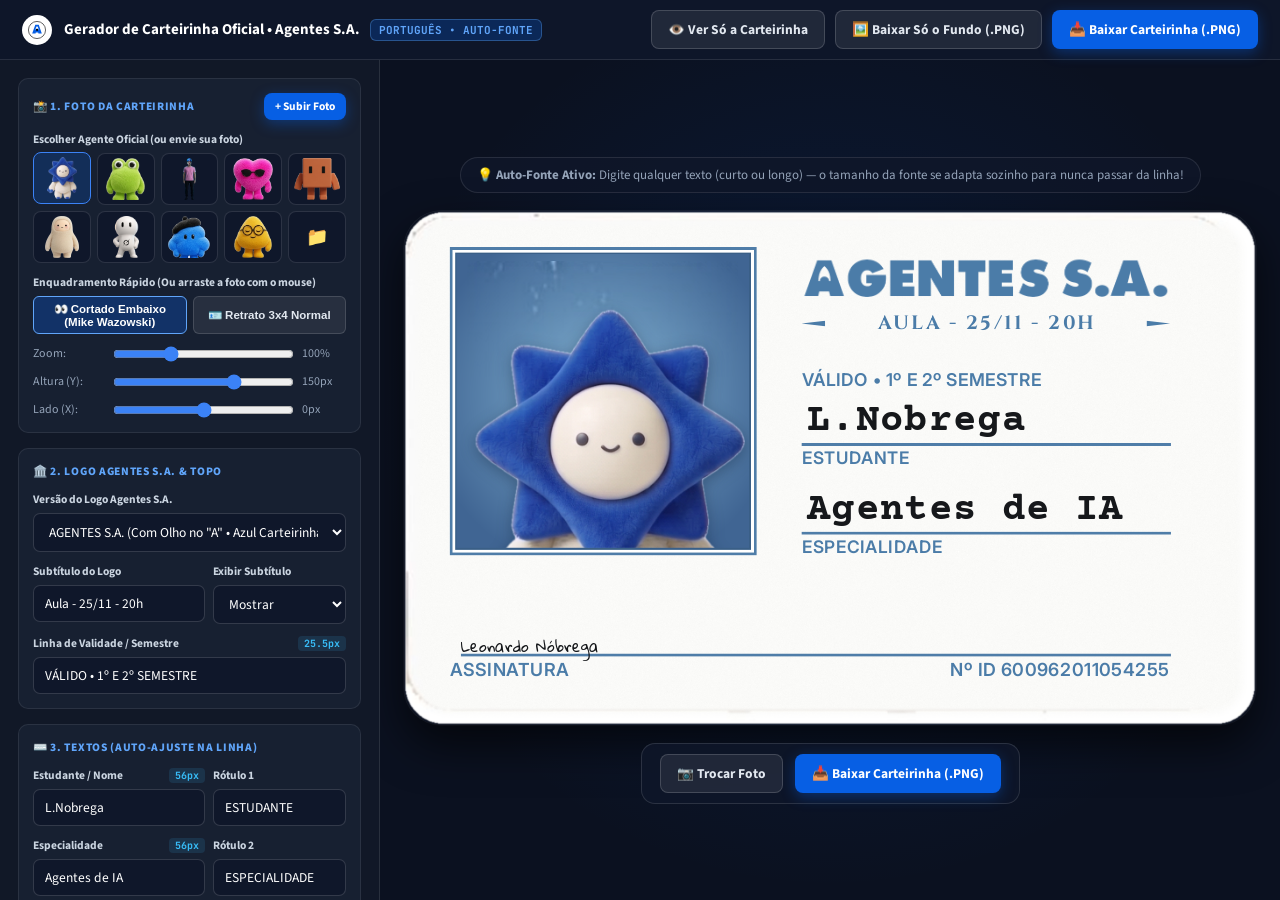
<file: agentes-sa/carteirinha.html>
<!DOCTYPE html>
<html lang="pt-BR">
<head>
  <!-- Google tag (gtag.js) -->
  <script async src="https://www.googletagmanager.com/gtm.js?id=GTM-TQJJ7PX4"></script>
  <script>
    window.dataLayer = window.dataLayer || [];
    function gtag(){dataLayer.push(arguments);}
    gtag('js', new Date());
  </script>
  <meta charset="UTF-8">
  <meta name="viewport" content="width=device-width, initial-scale=1.0">
  <title>Carteirinha Oficial — Agentes S.A. (Editável em HTML/CSS)</title>
  <link rel="icon" type="image/svg+xml" href="assets/emblema_agentes_sa.svg">

  <!-- Google Fonts: Tipografias idênticas à carteirinha (Courier Prime / Máquina de Escrever, Gloria Hallelujah / Assinatura, Cinzel, Inter) -->
  <link rel="preconnect" href="https://fonts.googleapis.com">
  <link rel="preconnect" href="https://fonts.gstatic.com" crossorigin>
  <link href="https://fonts.googleapis.com/css2?family=Cinzel:wght@600;700;800&family=Courier+Prime:ital,wght@0,400;0,700;1,400&family=Gloria+Hallelujah&family=Inter:wght@500;600;700;800&family=JetBrains+Mono:wght@500;700&family=Source+Sans+3:wght@400;600;700;800&display=swap" rel="stylesheet">

  <!-- Bundle Base64 local para garantir que o Download PNG funcione 100% mesmo aberto via file:// -->
  <script src="assets/carteirinha_assets_b64.js"></script>

  <style>
    :root {
      --card-ink-blue: #4b7ca8;
      --brand-royal: #075fe4;
      --typewriter-ink: #16181b;
    }

    * {
      box-sizing: border-box;
      margin: 0;
      padding: 0;
    }

    body {
      font-family: 'Source Sans 3', -apple-system, BlinkMacSystemFont, sans-serif;
      background: #0b1120;
      color: #f8fafc;
      min-height: 100vh;
      display: flex;
      flex-direction: column;
      overflow-x: hidden;
    }

    /* ─── TOPBAR DO EDITOR ─── */
    .studio-topbar {
      height: 60px;
      background: rgba(15, 23, 42, 0.96);
      border-bottom: 1px solid rgba(255, 255, 255, 0.1);
      padding: 0 22px;
      display: flex;
      align-items: center;
      justify-content: space-between;
      position: sticky;
      top: 0;
      z-index: 100;
      backdrop-filter: blur(12px);
    }

    .studio-brand {
      display: flex;
      align-items: center;
      gap: 12px;
    }

    .studio-brand-title {
      font-size: 15px;
      font-weight: 700;
      color: #ffffff;
      display: flex;
      align-items: center;
      gap: 10px;
    }

    .studio-badge {
      font-family: 'JetBrains Mono', monospace;
      font-size: 11px;
      background: rgba(7, 95, 228, 0.25);
      color: #60a5fa;
      border: 1px solid rgba(96, 165, 250, 0.35);
      padding: 3px 8px;
      border-radius: 6px;
    }

    .studio-actions {
      display: flex;
      align-items: center;
      gap: 10px;
    }

    .btn-studio {
      display: inline-flex;
      align-items: center;
      gap: 7px;
      padding: 9px 16px;
      border-radius: 8px;
      font-family: inherit;
      font-size: 13.5px;
      font-weight: 700;
      cursor: pointer;
      transition: all 0.18s ease;
      border: 1px solid transparent;
      text-decoration: none;
    }

    .btn-primary {
      background: var(--brand-royal);
      color: #ffffff;
      box-shadow: 0 4px 14px rgba(7, 95, 228, 0.38);
    }
    .btn-primary:hover {
      background: #054ec2;
      transform: translateY(-1px);
    }

    .btn-secondary {
      background: rgba(255, 255, 255, 0.08);
      color: #e2e8f0;
      border-color: rgba(255, 255, 255, 0.16);
    }
    .btn-secondary:hover {
      background: rgba(255, 255, 255, 0.14);
    }

    /* ─── WORKSPACE: SIDEBAR + PALCO DA CARTEIRINHA ─── */
    .studio-workspace {
      display: grid;
      grid-template-columns: 380px 1fr;
      flex: 1;
      min-height: calc(100vh - 60px);
    }

    /* Modo "Só a Carteirinha" (Clean Mode) */
    body.clean-card-mode .studio-topbar,
    body.clean-card-mode .studio-sidebar,
    body.clean-card-mode .stage-hint-bar {
      display: none !important;
    }
    body.clean-card-mode .studio-workspace {
      grid-template-columns: 1fr;
      min-height: 100vh;
    }
    body.clean-card-mode .card-stage {
      background: #0f172a;
      padding: 24px;
    }
    .btn-only-clean {
      display: none;
    }
    body.clean-card-mode .btn-only-clean {
      display: inline-flex;
    }

    /* ─── SIDEBAR DE EDIÇÃO ─── */
    .studio-sidebar {
      background: #111827;
      border-right: 1px solid rgba(255, 255, 255, 0.1);
      padding: 18px;
      display: flex;
      flex-direction: column;
      gap: 15px;
      height: calc(100vh - 60px);
      position: sticky;
      top: 60px;
      overflow-y: auto;
    }

    .section-box {
      background: rgba(30, 41, 59, 0.55);
      border: 1px solid rgba(255, 255, 255, 0.08);
      border-radius: 10px;
      padding: 14px;
      display: flex;
      flex-direction: column;
      gap: 11px;
    }

    .section-title {
      font-size: 11.5px;
      font-weight: 800;
      text-transform: uppercase;
      letter-spacing: 0.06em;
      color: #60a5fa;
      display: flex;
      align-items: center;
      justify-content: space-between;
    }

    .control-group {
      display: flex;
      flex-direction: column;
      gap: 5px;
    }

    .control-label {
      font-size: 11.5px;
      font-weight: 700;
      color: #cbd5e1;
      display: flex;
      justify-content: space-between;
      align-items: center;
    }

    .font-badge-live {
      font-family: 'JetBrains Mono', monospace;
      font-size: 10px;
      color: #38bdf8;
      background: rgba(56, 189, 248, 0.12);
      padding: 1px 6px;
      border-radius: 4px;
    }

    .control-input, .control-select {
      width: 100%;
      padding: 8px 11px;
      background: #0f172a;
      border: 1px solid rgba(255, 255, 255, 0.15);
      border-radius: 7px;
      color: #ffffff;
      font-family: inherit;
      font-size: 13.5px;
      outline: none;
      transition: border-color 0.18s;
    }
    .control-input:focus, .control-select:focus {
      border-color: #3b82f6;
    }

    .control-row-2 {
      display: grid;
      grid-template-columns: 1.3fr 1fr;
      gap: 8px;
    }

    /* Seletor Rápido de Personagens da Agentes S.A. */
    .char-grid {
      display: grid;
      grid-template-columns: repeat(5, 1fr);
      gap: 6px;
    }

    .char-thumb-btn {
      background: #0f172a;
      border: 1.5px solid rgba(255, 255, 255, 0.12);
      border-radius: 8px;
      height: 52px;
      padding: 4px;
      cursor: pointer;
      display: flex;
      align-items: center;
      justify-content: center;
      transition: all 0.15s;
      position: relative;
      overflow: hidden;
    }
    .char-thumb-btn:hover, .char-thumb-btn.active {
      border-color: #3b82f6;
      background: rgba(7, 95, 228, 0.22);
      transform: translateY(-1px);
    }
    .char-thumb-btn img {
      max-width: 100%;
      max-height: 100%;
      object-fit: contain;
    }

    .preset-pills {
      display: flex;
      gap: 6px;
      flex-wrap: wrap;
    }

    .preset-pill {
      font-size: 11.5px;
      font-weight: 700;
      padding: 5px 10px;
      border-radius: 6px;
      background: rgba(255, 255, 255, 0.07);
      border: 1px solid rgba(255, 255, 255, 0.14);
      color: #e2e8f0;
      cursor: pointer;
      transition: all 0.15s;
      flex: 1;
      text-align: center;
    }
    .preset-pill:hover, .preset-pill.active {
      background: rgba(7, 95, 228, 0.3);
      border-color: #60a5fa;
      color: #ffffff;
    }

    .slider-row {
      display: grid;
      grid-template-columns: 72px 1fr 44px;
      align-items: center;
      gap: 8px;
      font-size: 12px;
      color: #94a3b8;
    }

    input[type="range"] {
      width: 100%;
      accent-color: #3b82f6;
      cursor: pointer;
    }

    /* ─── PALCO PRINCIPAL DA CARTEIRINHA ─── */
    .card-stage {
      display: flex;
      flex-direction: column;
      align-items: center;
      justify-content: center;
      padding: 28px 24px;
      background:
        radial-gradient(circle at 50% 45%, rgba(7, 95, 228, 0.14), transparent 70%),
        #0b1120;
      overflow: auto;
      gap: 18px;
    }

    .stage-hint-bar {
      font-size: 13px;
      color: #94a3b8;
      background: rgba(15, 23, 42, 0.8);
      border: 1px solid rgba(255, 255, 255, 0.1);
      padding: 8px 16px;
      border-radius: 999px;
      display: flex;
      align-items: center;
      gap: 8px;
    }

    .stage-scale-wrapper {
      display: flex;
      align-items: center;
      justify-content: center;
      transform-origin: center center;
    }

    .stage-bottom-bar {
      display: flex;
      align-items: center;
      justify-content: center;
      gap: 12px;
      flex-wrap: wrap;
      background: rgba(15, 23, 42, 0.85);
      border: 1px solid rgba(255, 255, 255, 0.12);
      padding: 10px 18px;
      border-radius: 14px;
      backdrop-filter: blur(10px);
    }

    /* ═══════════════════════════════════════════════════════════════════════════
       A CARTEIRINHA RETANGULAR OFICIAL — AGENTES S.A. (1230 × 742 px)
       ═══════════════════════════════════════════════════════════════════════════ */
    .id-card-rectangular {
      width: 1230px;
      height: 742px;
      position: relative;
      border-radius: 54px;
      overflow: hidden;
      background-image: url('assets/carteirinha_fundo_base.png');
      background-size: 100% 100%;
      background-repeat: no-repeat;
      box-shadow:
        0 28px 65px rgba(0, 0, 0, 0.65),
        0 0 0 1px rgba(255, 255, 255, 0.08);
      user-select: none;
      --ink-color: var(--card-ink-blue);
    }

    .id-card-rectangular.theme-royal {
      --ink-color: var(--brand-royal);
    }

    /* ─── 1. CAMPO DA FOTO (422 × 424 px na posição exata x:76, y:62) ─── */
    .id-photo-viewport {
      position: absolute;
      left: 76px;
      top: 62px;
      width: 422px;
      height: 424px;
      overflow: hidden;
      background-image: url('assets/carteirinha_foto_fundo_azul.png');
      background-size: cover;
      background-position: center;
      cursor: grab;
      z-index: 2;
    }
    .id-photo-viewport:active {
      cursor: grabbing;
    }

    .id-photo-subject {
      position: absolute;
      left: 50%;
      top: 50%;
      transform-origin: center center;
      pointer-events: none;
      filter: drop-shadow(0 6px 11px rgba(10, 28, 54, 0.38));
      max-width: none;
      user-select: none;
      -webkit-user-drag: none;
    }

    .photo-hover-badge {
      position: absolute;
      right: 10px;
      top: 10px;
      background: rgba(15, 23, 42, 0.82);
      color: #ffffff;
      font-size: 12px;
      font-weight: 700;
      padding: 5px 10px;
      border-radius: 6px;
      opacity: 0;
      transition: opacity 0.18s;
      pointer-events: auto;
      cursor: pointer;
      border: 1px solid rgba(255, 255, 255, 0.25);
      z-index: 5;
    }
    .id-photo-viewport:hover .photo-hover-badge {
      opacity: 1;
    }

    /* ─── 2. LOGO DO AGENTES S.A. NO TOPO DIREITO (x: 574..1106, y: 56..210) ─── */
    .id-header-block {
      position: absolute;
      left: 574px;
      top: 56px;
      width: 532px;
      display: flex;
      flex-direction: column;
      align-items: center;
      justify-content: flex-start;
      z-index: 3;
    }

    .id-logo-wrapper {
      width: 100%;
      display: flex;
      align-items: center;
      justify-content: center;
      min-height: 82px;
    }

    .id-logo-img {
      max-width: 524px;
      max-height: 76px;
      width: auto;
      height: auto;
      object-fit: contain;
      display: block;
    }

    /* Subtítulo Universitário com os traços pontiagudos laterais (— U N I V E R S I D A D E —) */
    .id-university-subline {
      width: 100%;
      display: flex;
      align-items: center;
      justify-content: space-between;
      margin-top: 10px;
      color: var(--ink-color);
    }

    .taper-dash-left,
    .taper-dash-right {
      width: 34px;
      height: 9px;
      flex-shrink: 0;
    }

    .id-university-text {
      font-family: 'Cinzel', 'Times New Roman', Georgia, serif;
      font-size: 26px;
      font-weight: 700;
      letter-spacing: 0.12em;
      padding-left: 0.12em;
      color: var(--ink-color);
      text-transform: uppercase;
      line-height: 1;
      text-align: center;
      white-space: nowrap;
    }

    /* ─── 3. SUBTÍTULO DE VALIDADE / SEMESTRE (y: 228, largura máx: 524px) ─── */
    .id-semester-line {
      position: absolute;
      left: 574px;
      top: 228px;
      width: 524px;
      height: 32px;
      display: flex;
      align-items: center;
      font-family: 'Inter', 'Helvetica Neue', Arial, sans-serif;
      font-size: 25.5px;
      font-weight: 600;
      letter-spacing: 0.025em;
      color: var(--ink-color);
      text-transform: uppercase;
      line-height: 1.1;
      white-space: nowrap;
      z-index: 3;
    }

    /* ─── 4. CAMPOS PREENCHIDOS (MÁQUINA DE ESCREVER) E RÓTULOS EM PORTUGUÊS ─── */
    /* Campo 1: Nome do Estudante (acima da linha 1 em y=336, largura máx: 516px) */
    .id-field-student-value {
      position: absolute;
      left: 582px;
      top: 268px;
      width: 516px;
      height: 64px;
      display: flex;
      align-items: flex-end;
      font-family: 'Courier Prime', 'Courier New', monospace;
      font-size: 56px;
      font-weight: 700;
      letter-spacing: 0.02em;
      color: var(--typewriter-ink);
      line-height: 1;
      white-space: nowrap;
      z-index: 4;
    }

    .id-field-student-label {
      position: absolute;
      left: 574px;
      top: 344px;
      width: 524px;
      font-family: 'Inter', 'Helvetica Neue', Arial, sans-serif;
      font-size: 25px;
      font-weight: 600;
      letter-spacing: 0.03em;
      color: var(--ink-color);
      text-transform: uppercase;
      line-height: 1;
      white-space: nowrap;
      z-index: 3;
    }

    /* Campo 2: Especialidade (acima da linha 2 em y=464, largura máx: 516px) */
    .id-field-major-value {
      position: absolute;
      left: 582px;
      top: 396px;
      width: 516px;
      height: 64px;
      display: flex;
      align-items: flex-end;
      font-family: 'Courier Prime', 'Courier New', monospace;
      font-size: 56px;
      font-weight: 700;
      letter-spacing: 0.02em;
      color: var(--typewriter-ink);
      line-height: 1;
      white-space: nowrap;
      z-index: 4;
    }

    .id-field-major-label {
      position: absolute;
      left: 574px;
      top: 472px;
      width: 524px;
      font-family: 'Inter', 'Helvetica Neue', Arial, sans-serif;
      font-size: 25px;
      font-weight: 600;
      letter-spacing: 0.03em;
      color: var(--ink-color);
      text-transform: uppercase;
      line-height: 1;
      white-space: nowrap;
      z-index: 3;
    }

    /* ─── 5. ASSINATURA MANUSCRITA E RODAPÉ (Linha 3 em y=640, largura máx: 990px) ─── */
    .id-field-signature-value {
      position: absolute;
      left: 82px;
      top: 528px;
      width: 990px;
      height: 110px;
      display: flex;
      align-items: flex-end;
      font-family: 'Gloria Hallelujah', cursive;
      font-size: 68px;
      font-weight: 400;
      letter-spacing: 0.02em;
      color: #15171a;
      line-height: 1;
      white-space: nowrap;
      z-index: 4;
    }

    .id-field-signature-label {
      position: absolute;
      left: 66px;
      top: 649px;
      max-width: 440px;
      font-family: 'Inter', 'Helvetica Neue', Arial, sans-serif;
      font-size: 26px;
      font-weight: 600;
      letter-spacing: 0.03em;
      color: var(--ink-color);
      text-transform: uppercase;
      line-height: 1;
      white-space: nowrap;
      z-index: 3;
    }

    .id-field-serial-number {
      position: absolute;
      right: 124px;
      top: 649px;
      max-width: 520px;
      font-family: 'Inter', 'Helvetica Neue', Arial, sans-serif;
      font-size: 26px;
      font-weight: 600;
      letter-spacing: 0.03em;
      color: var(--ink-color);
      text-transform: uppercase;
      line-height: 1;
      text-align: right;
      white-space: nowrap;
      z-index: 3;
    }

    /* Realce suave nos textos editáveis direto no cartão */
    [contenteditable="true"] {
      outline: none;
      border-radius: 6px;
      transition: background-color 0.15s, box-shadow 0.15s;
      cursor: text;
    }
    [contenteditable="true"]:hover {
      background-color: rgba(7, 95, 228, 0.06);
      box-shadow: 0 0 0 2px rgba(7, 95, 228, 0.18);
    }
    [contenteditable="true"]:focus {
      background-color: rgba(7, 95, 228, 0.1);
      box-shadow: 0 0 0 2px rgba(7, 95, 228, 0.45);
    }

    /* Toast */
    .studio-toast {
      position: fixed;
      bottom: 22px;
      right: 22px;
      background: #10b981;
      color: #ffffff;
      padding: 11px 18px;
      border-radius: 10px;
      font-weight: 700;
      font-size: 13.5px;
      box-shadow: 0 10px 30px rgba(0, 0, 0, 0.45);
      transform: translateY(90px);
      opacity: 0;
      transition: all 0.25s ease;
      z-index: 1000;
    }
    .studio-toast.show {
      transform: translateY(0);
      opacity: 1;
    }
  </style>
</head>
<body>

  <!-- Input invisível para upload de foto própria -->
  <input type="file" id="filePhotoInput" accept="image/*" style="display: none;" onchange="handleCustomPhotoUpload(event)">

  <!-- ═══════════════════════════════════════════════════════════════
       TOPBAR DO ESTÚDIO
       ═══════════════════════════════════════════════════════════════ -->
  <header class="studio-topbar">
    <div class="studio-brand">
      <img src="assets/emblema_agentes_sa.svg" alt="Agentes S.A." style="height: 30px; background: #fff; border-radius: 50%; padding: 2px;">
      <div class="studio-brand-title">
        <span>Gerador de Carteirinha Oficial • Agentes S.A.</span>
        <span class="studio-badge">PORTUGUÊS • AUTO-FONTE</span>
      </div>
    </div>

    <div class="studio-actions">
      <button onclick="toggleCleanMode()" class="btn-studio btn-secondary" title="Oculta os painéis laterais e exibe só a carteirinha com o botão de download">
        <span>👁️ Ver Só a Carteirinha</span>
      </button>
      <a href="assets/carteirinha_agentes_sa_fundo.png" download="Carteirinha_Agentes_SA_Fundo.png" class="btn-studio btn-secondary" title="Baixar apenas a imagem de fundo da carteirinha">
        <span>🖼️ Baixar Só o Fundo (.PNG)</span>
      </a>
      <button onclick="exportCardPNG()" class="btn-studio btn-primary" id="btnExportPNGTop">
        <span>📥 Baixar Carteirinha (.PNG)</span>
      </button>
    </div>
  </header>

  <!-- ═══════════════════════════════════════════════════════════════
       WORKSPACE: CONTROLES LATERAIS + CARTEIRINHA AO VIVO
       ═══════════════════════════════════════════════════════════════ -->
  <div class="studio-workspace">

    <!-- PAINEL LATERAL DE EDIÇÃO -->
    <aside class="studio-sidebar">

      <!-- 1. CAMPO DA FOTO -->
      <div class="section-box">
        <div class="section-title">
          <span>📸 1. Foto da Carteirinha</span>
          <button onclick="document.getElementById('filePhotoInput').click()" class="btn-studio btn-primary" style="padding: 4px 10px; font-size: 11.5px;">
            <span>+ Subir Foto</span>
          </button>
        </div>

        <div class="control-group">
          <label class="control-label">Escolher Agente Oficial (ou envie sua foto)</label>
          <div class="char-grid" id="charGrid">
            <button class="char-thumb-btn active" onclick="selectCharacter('char_01_lian', 'assets/personagens_carteirinha/01_lian_nobg.png', 'lian', this)" title="Mascote Lian">
              <img src="assets/personagens_carteirinha/01_lian_nobg.png" alt="Lian">
            </button>
            <button class="char-thumb-btn" onclick="selectCharacter('char_02_verde', 'assets/personagens_carteirinha/02_verde_sapo_nobg.png', 'verde', this)" title="Sapo Verde (Estilo Mike)">
              <img src="assets/personagens_carteirinha/02_verde_sapo_nobg.png" alt="Verde">
            </button>
            <button class="char-thumb-btn" onclick="selectCharacter('char_09_leo', 'assets/personagens_carteirinha/09_leonardo_capacete_nobg.png', 'leo', this)" title="Leonardo Nóbrega">
              <img src="assets/personagens_carteirinha/09_leonardo_capacete_nobg.png" alt="Leonardo">
            </button>
            <button class="char-thumb-btn" onclick="selectCharacter('char_03_rosa', 'assets/personagens_carteirinha/03_rosa_coracao_nobg.png', 'outro', this)" title="Coração Rosa">
              <img src="assets/personagens_carteirinha/03_rosa_coracao_nobg.png" alt="Rosa">
            </button>
            <button class="char-thumb-btn" onclick="selectCharacter('char_04_laranja', 'assets/personagens_carteirinha/04_laranja_cubo_nobg.png', 'outro', this)" title="Cubo Laranja">
              <img src="assets/personagens_carteirinha/04_laranja_cubo_nobg.png" alt="Laranja">
            </button>
            <button class="char-thumb-btn" onclick="selectCharacter('char_05_yeti', 'assets/personagens_carteirinha/05_creme_yeti_nobg.png', 'outro', this)" title="Yeti Creme">
              <img src="assets/personagens_carteirinha/05_creme_yeti_nobg.png" alt="Yeti">
            </button>
            <button class="char-thumb-btn" onclick="selectCharacter('char_06_branco', 'assets/personagens_carteirinha/06_branco_vinil_nobg.png', 'outro', this)" title="Boneco Branco">
              <img src="assets/personagens_carteirinha/06_branco_vinil_nobg.png" alt="Branco">
            </button>
            <button class="char-thumb-btn" onclick="selectCharacter('char_07_azul', 'assets/personagens_carteirinha/07_azul_boina_nobg.png', 'outro', this)" title="Azul Boina">
              <img src="assets/personagens_carteirinha/07_azul_boina_nobg.png" alt="Azul">
            </button>
            <button class="char-thumb-btn" onclick="selectCharacter('char_08_amarelo', 'assets/personagens_carteirinha/08_amarelo_oculos_nobg.png', 'outro', this)" title="Amarelo Óculos">
              <img src="assets/personagens_carteirinha/08_amarelo_oculos_nobg.png" alt="Amarelo">
            </button>
            <button class="char-thumb-btn" onclick="document.getElementById('filePhotoInput').click()" title="Enviar foto do computador" style="font-size: 18px; color: #60a5fa; font-weight: 800;">
              📁
            </button>
          </div>
        </div>

        <div class="control-group">
          <label class="control-label">Enquadramento Rápido (Ou arraste a foto com o mouse)</label>
          <div class="preset-pills">
            <button class="preset-pill active" id="btnPosePeek" onclick="applyPhotoPose('peek')">👀 Cortado Embaixo (Mike Wazowski)</button>
            <button class="preset-pill" id="btnPoseNormal" onclick="applyPhotoPose('normal')">🪪 Retrato 3x4 Normal</button>
          </div>
        </div>

        <div class="slider-row">
          <span>Zoom:</span>
          <input type="range" id="sliderZoom" min="30" max="260" value="100" oninput="updatePhotoTransform()">
          <span id="valZoom">100%</span>
        </div>
        <div class="slider-row">
          <span>Altura (Y):</span>
          <input type="range" id="sliderPosY" min="-220" max="320" value="150" oninput="updatePhotoTransform()">
          <span id="valPosY">150px</span>
        </div>
        <div class="slider-row">
          <span>Lado (X):</span>
          <input type="range" id="sliderPosX" min="-200" max="200" value="0" oninput="updatePhotoTransform()">
          <span id="valPosX">0px</span>
        </div>
      </div>

      <!-- 2. LOGO AGENTES S.A. E CABEÇALHO -->
      <div class="section-box">
        <div class="section-title">
          <span>🏛️ 2. Logo Agentes S.A. &amp; Topo</span>
        </div>

        <div class="control-group">
          <label class="control-label" for="selectLogoVariant">Versão do Logo Agentes S.A.</label>
          <select id="selectLogoVariant" class="control-select" onchange="updateLogoVariant()">
            <option value="wordmark_steel" selected>AGENTES S.A. (Com Olho no "A" • Azul Carteirinha)</option>
            <option value="wordmark_royal">AGENTES S.A. (Com Olho no "A" • Azul Royal Oficial)</option>
            <option value="horizontal">Emblema Circular "A" + AGENTES S.A. (Horizontal)</option>
            <option value="completo">Logo Completo Empilhado (Círculo "A" + Texto)</option>
            <option value="olhos">Logo AGENTES S.A. (Olhos em todas as letras)</option>
          </select>
        </div>

        <div class="control-row-2">
          <div class="control-group">
            <label class="control-label" for="inpUniSub">Subtítulo do Logo</label>
            <input type="text" id="inpUniSub" class="control-input" value="Aula - 25/11 - 20h" oninput="syncFromSidebar()">
          </div>
          <div class="control-group">
            <label class="control-label" for="selectShowUni">Exibir Subtítulo</label>
            <select id="selectShowUni" class="control-select" onchange="syncFromSidebar()">
              <option value="show" selected>Mostrar</option>
              <option value="hide">Ocultar</option>
            </select>
          </div>
        </div>

        <div class="control-group">
          <label class="control-label" for="inpSemester">
            <span>Linha de Validade / Semestre</span>
            <span class="font-badge-live" id="badgeFontSemester">25.5px</span>
          </label>
          <input type="text" id="inpSemester" class="control-input" value="VÁLIDO • 1º E 2º SEMESTRE" oninput="syncFromSidebar()">
        </div>
      </div>

      <!-- 3. CAMPOS DE TEXTO EDITÁVEIS (COM AUTO-AJUSTE DE FONTE) -->
      <div class="section-box">
        <div class="section-title">
          <span>⌨️ 3. Textos (Auto-Ajuste na Linha)</span>
        </div>

        <div class="control-row-2">
          <div class="control-group">
            <label class="control-label" for="inpStudentVal">
              <span>Estudante / Nome</span>
              <span class="font-badge-live" id="badgeFontStudent">56px</span>
            </label>
            <input type="text" id="inpStudentVal" class="control-input" value="L.Nobrega" oninput="syncFromSidebar()">
          </div>
          <div class="control-group">
            <label class="control-label" for="inpStudentLbl">Rótulo 1</label>
            <input type="text" id="inpStudentLbl" class="control-input" value="ESTUDANTE" oninput="syncFromSidebar()">
          </div>
        </div>

        <div class="control-row-2">
          <div class="control-group">
            <label class="control-label" for="inpMajorVal">
              <span>Especialidade</span>
              <span class="font-badge-live" id="badgeFontMajor">56px</span>
            </label>
            <input type="text" id="inpMajorVal" class="control-input" value="Agentes de IA" oninput="syncFromSidebar()">
          </div>
          <div class="control-group">
            <label class="control-label" for="inpMajorLbl">Rótulo 2</label>
            <input type="text" id="inpMajorLbl" class="control-input" value="ESPECIALIDADE" oninput="syncFromSidebar()">
          </div>
        </div>

        <div class="control-row-2">
          <div class="control-group">
            <label class="control-label" for="inpSigVal">
              <span>Assinatura</span>
              <span class="font-badge-live" id="badgeFontSig">68px</span>
            </label>
            <input type="text" id="inpSigVal" class="control-input" value="Leonardo Nóbrega" oninput="syncFromSidebar()">
          </div>
          <div class="control-group">
            <label class="control-label" for="inpSigLbl">Rótulo Assinatura</label>
            <input type="text" id="inpSigLbl" class="control-input" value="ASSINATURA" oninput="syncFromSidebar()">
          </div>
        </div>

        <div class="control-group">
          <label class="control-label" for="inpSerialVal">Código ID (Canto Inferior Direito)</label>
          <input type="text" id="inpSerialVal" class="control-input" value="Nº ID 600962011054255" oninput="syncFromSidebar()">
        </div>

        <button onclick="exportCardPNG()" class="btn-studio btn-primary" style="width: 100%; justify-content: center; margin-top: 4px;">
          <span>📥 Baixar Carteirinha Pronta (.PNG)</span>
        </button>
      </div>

    </aside>

    <!-- PALCO CENTRAL: A CARTEIRINHA RETANGULAR -->
    <main class="card-stage">
      <div class="stage-hint-bar">
        <span>💡 <strong>Auto-Fonte Ativo:</strong> Digite qualquer texto (curto ou longo) — o tamanho da fonte se adapta sozinho para nunca passar da linha!</span>
      </div>

      <div class="stage-scale-wrapper" id="scaleWrapper">

        <!-- ═══════════════════════════════════════════════════════════════
             A CARTEIRINHA RETANGULAR (1230 × 742 px)
             ═══════════════════════════════════════════════════════════════ -->
        <div class="id-card-rectangular" id="idCardCanvas">

          <!-- 1. CAMPO DA FOTO (Editável por clique ou arraste) -->
          <div class="id-photo-viewport" id="photoViewport" title="Arraste para posicionar ou clique no botão para trocar a foto">
            <img
              src="assets/personagens_carteirinha/01_lian_nobg.png"
              alt="Foto do Agente"
              class="id-photo-subject"
              id="photoSubject"
            >
            <div class="photo-hover-badge" onclick="document.getElementById('filePhotoInput').click()">
              📷 Trocar Foto
            </div>
          </div>

          <!-- 2. CABEÇALHO COM O LOGO OFICIAL DO AGENTES S.A. -->
          <div class="id-header-block">
            <div class="id-logo-wrapper">
              <img
                src="assets/logo_agentes_sa_wordmark_olho_steel.png"
                alt="Agentes S.A."
                class="id-logo-img"
                id="cardLogoImg"
              >
            </div>

            <div class="id-university-subline" id="uniSublineRow">
              <svg class="taper-dash-left" viewBox="0 0 34 9" xmlns="http://www.w3.org/2000/svg">
                <polygon points="0,4.5 34,0.5 34,8.5" fill="currentColor"/>
              </svg>
              <div
                class="id-university-text auto-fit-field"
                id="viewUniSub"
                data-max-font="28"
                data-min-font="14"
                data-max-width="440"
                contenteditable="true"
                spellcheck="false"
              >Aula - 25/11 - 20h</div>
              <svg class="taper-dash-right" viewBox="0 0 34 9" xmlns="http://www.w3.org/2000/svg">
                <polygon points="34,4.5 0,0.5 0,8.5" fill="currentColor"/>
              </svg>
            </div>
          </div>

          <!-- 3. LINHA DE SEMESTRE / VALIDADE -->
          <div
            class="id-semester-line auto-fit-field"
            id="viewSemester"
            data-max-font="25.5"
            data-min-font="13"
            data-max-width="520"
            data-badge="badgeFontSemester"
            contenteditable="true"
            spellcheck="false"
          >VÁLIDO • 1º E 2º SEMESTRE</div>

          <!-- 4. CAMPO 1: NOME DIGITADO + RÓTULO ESTUDANTE -->
          <div
            class="id-field-student-value auto-fit-field"
            id="viewStudentVal"
            data-max-font="56"
            data-min-font="18"
            data-max-width="514"
            data-badge="badgeFontStudent"
            contenteditable="true"
            spellcheck="false"
          >L.Nobrega</div>
          <div
            class="id-field-student-label auto-fit-field"
            id="viewStudentLbl"
            data-max-font="25"
            data-min-font="14"
            data-max-width="520"
            contenteditable="true"
            spellcheck="false"
          >ESTUDANTE</div>

          <!-- 5. CAMPO 2: ESPECIALIDADE + RÓTULO ESPECIALIDADE -->
          <div
            class="id-field-major-value auto-fit-field"
            id="viewMajorVal"
            data-max-font="56"
            data-min-font="18"
            data-max-width="514"
            data-badge="badgeFontMajor"
            contenteditable="true"
            spellcheck="false"
          >Agentes de IA</div>
          <div
            class="id-field-major-label auto-fit-field"
            id="viewMajorLbl"
            data-max-font="25"
            data-min-font="14"
            data-max-width="520"
            contenteditable="true"
            spellcheck="false"
          >ESPECIALIDADE</div>

          <!-- 6. CAMPO 3: ASSINATURA MANUSCRITA + RÓTULO ASSINATURA + Nº ID -->
          <div
            class="id-field-signature-value auto-fit-field"
            id="viewSigVal"
            data-max-font="68"
            data-min-font="22"
            data-max-width="980"
            data-badge="badgeFontSig"
            contenteditable="true"
            spellcheck="false"
          >Leonardo Nóbrega</div>
          <div
            class="id-field-signature-label auto-fit-field"
            id="viewSigLbl"
            data-max-font="26"
            data-min-font="14"
            data-max-width="440"
            contenteditable="true"
            spellcheck="false"
          >ASSINATURA</div>
          <div
            class="id-field-serial-number auto-fit-field"
            id="viewSerialVal"
            data-max-font="26"
            data-min-font="14"
            data-max-width="500"
            contenteditable="true"
            spellcheck="false"
          >Nº ID 600962011054255</div>

        </div>

      </div>

      <!-- BARRA INFERIOR COM BOTÃO DE DOWNLOAD DIRETO NO PALCO -->
      <div class="stage-bottom-bar">
        <button onclick="document.getElementById('filePhotoInput').click()" class="btn-studio btn-secondary">
          <span>📷 Trocar Foto</span>
        </button>
        <button onclick="exportCardPNG()" class="btn-studio btn-primary" id="btnExportPNGBottom">
          <span>📥 Baixar Carteirinha (.PNG)</span>
        </button>
        <button onclick="toggleCleanMode()" class="btn-studio btn-secondary btn-only-clean">
          <span>⚙️ Mostrar Painel de Edição</span>
        </button>
      </div>
    </main>

  </div>

  <div class="studio-toast" id="studioToast">✓ Carteirinha exportada com sucesso!</div>

  <script>
    let currentCharKey = 'char_01_lian';
    let currentCharType = 'lian';
    let currentPose = 'peek';
    let photoBaseWidth = 410;
    let isCustomUploaded = false;

    const CHAR_PRESETS = {
      lian: {
        baseW: 410,
        peek:   { zoom: 100, x: 0, y: 150 },
        normal: { zoom: 88,  x: 0, y: 38 }
      },
      verde: {
        baseW: 390,
        peek:   { zoom: 100, x: 0, y: 138 },
        normal: { zoom: 82,  x: 0, y: 10 }
      },
      leo: {
        baseW: 340,
        peek:   { zoom: 125, x: 0, y: 420 },
        normal: { zoom: 118, x: 0, y: 285 }
      },
      outro: {
        baseW: 360,
        peek:   { zoom: 105, x: 0, y: 145 },
        normal: { zoom: 84,  x: 0, y: 12 }
      },
      custom: {
        baseW: 422,
        peek:   { zoom: 100, x: 0, y: 120 },
        normal: { zoom: 100, x: 0, y: 0 }
      }
    };

    // Canvas 2D auxiliar invisível para medir largura exata de qualquer texto
    const measureCanvas = document.createElement('canvas');
    const measureCtx = measureCanvas.getContext('2d');

    /**
     * Auto-ajuste de tamanho da fonte de acordo com os caracteres e largura em pixels
     * para NUNCA ultrapassar o tamanho da linha horizontal da carteirinha.
     */
    function autoFitSingleField(el) {
      if (!el) return;
      const maxFont = parseFloat(el.dataset.maxFont) || 56;
      const minFont = parseFloat(el.dataset.minFont) || 16;
      const maxWidth = parseFloat(el.dataset.maxWidth) || 514;

      const cleanText = (el.textContent || '').replace(/\r?\n/g, ' ');
      if (el.textContent !== cleanText) {
        el.textContent = cleanText;
      }

      if (!cleanText.trim()) {
        el.style.fontSize = `${maxFont}px`;
        if (el.dataset.badge) {
          const b = document.getElementById(el.dataset.badge);
          if (b) b.textContent = `${maxFont}px`;
        }
        return;
      }

      const style = window.getComputedStyle(el);
      const fontWeight = style.fontWeight || '700';
      const fontFamily = style.fontFamily || 'monospace';
      const isTrackedSub = el.id === 'viewUniSub';

      let fontSize = maxFont;
      measureCtx.font = `${fontWeight} ${fontSize}px ${fontFamily}`;
      const rawW = measureCtx.measureText(cleanText).width;
      const spacingFactor = isTrackedSub ? 0.34 : 0.025;
      const totalW = rawW + cleanText.length * (fontSize * spacingFactor);

      if (totalW > maxWidth) {
        const ratio = maxWidth / totalW;
        fontSize = Math.max(minFont, Math.floor(maxFont * ratio * 0.97));
      }

      el.style.fontSize = `${fontSize}px`;

      // Verificação real no DOM para garantir que scrollWidth nunca passe de maxWidth
      while (el.scrollWidth > maxWidth + 4 && fontSize > minFont) {
        fontSize -= 1;
        el.style.fontSize = `${fontSize}px`;
      }

      if (el.dataset.badge) {
        const b = document.getElementById(el.dataset.badge);
        if (b) b.textContent = `${fontSize}px`;
      }
    }

    function autoFitAllFields() {
      document.querySelectorAll('.auto-fit-field').forEach(autoFitSingleField);
    }

    // Configura eventos de digitação direta nos campos contenteditable da carteirinha
    document.querySelectorAll('.auto-fit-field').forEach((el) => {
      el.addEventListener('keydown', (e) => {
        if (e.key === 'Enter') {
          e.preventDefault();
          el.blur();
        }
      });
      el.addEventListener('input', () => {
        autoFitSingleField(el);
        syncFromCard();
      });
      el.addEventListener('paste', (e) => {
        e.preventDefault();
        const text = (e.clipboardData || window.clipboardData).getData('text/plain').replace(/\r?\n/g, ' ');
        document.execCommand('insertText', false, text);
        autoFitSingleField(el);
        syncFromCard();
      });
    });

    function selectCharacter(b64Key, src, type, btnEl) {
      const img = document.getElementById('photoSubject');
      img.src = src;
      currentCharKey = b64Key;
      currentCharType = type || 'outro';
      isCustomUploaded = false;

      if (btnEl) {
        document.querySelectorAll('.char-thumb-btn').forEach(b => b.classList.remove('active'));
        btnEl.classList.add('active');
      }

      applyPhotoPose(currentPose);
    }

    function applyPhotoPose(pose) {
      currentPose = pose;
      document.getElementById('btnPosePeek').classList.toggle('active', pose === 'peek');
      document.getElementById('btnPoseNormal').classList.toggle('active', pose === 'normal');

      const presetGroup = CHAR_PRESETS[currentCharType] || CHAR_PRESETS.outro;
      photoBaseWidth = presetGroup.baseW;
      const p = presetGroup[pose] || presetGroup.peek;

      document.getElementById('sliderZoom').value = p.zoom;
      document.getElementById('sliderPosX').value = p.x;
      document.getElementById('sliderPosY').value = p.y;
      updatePhotoTransform();
    }

    function updatePhotoTransform() {
      const zoom = parseFloat(document.getElementById('sliderZoom').value) || 100;
      const posX = parseFloat(document.getElementById('sliderPosX').value) || 0;
      const posY = parseFloat(document.getElementById('sliderPosY').value) || 0;

      document.getElementById('valZoom').textContent = `${Math.round(zoom)}%`;
      document.getElementById('valPosX').textContent = `${Math.round(posX)}px`;
      document.getElementById('valPosY').textContent = `${Math.round(posY)}px`;

      const img = document.getElementById('photoSubject');
      img.style.width = `${photoBaseWidth}px`;
      img.style.transform = `translate(calc(-50% + ${posX}px), calc(-50% + ${posY}px)) scale(${zoom / 100})`;
    }

    function handleCustomPhotoUpload(event) {
      const file = event.target.files && event.target.files[0];
      if (!file) return;
      const reader = new FileReader();
      reader.onload = function(e) {
        const img = document.getElementById('photoSubject');
        img.src = e.target.result;
        currentCharType = 'custom';
        isCustomUploaded = true;
        document.querySelectorAll('.char-thumb-btn').forEach(b => b.classList.remove('active'));
        applyPhotoPose('normal');
        showToast('📸 Foto carregada! Arraste para ajustar.');
      };
      reader.readAsDataURL(file);
    }

    // Arrastar a foto diretamente na moldura 3x4
    (function initPhotoDrag() {
      const viewport = document.getElementById('photoViewport');
      let isDragging = false;
      let startX = 0, startY = 0;
      let origX = 0, origY = 0;

      viewport.addEventListener('mousedown', (e) => {
        if (e.target.classList.contains('photo-hover-badge')) return;
        isDragging = true;
        startX = e.clientX;
        startY = e.clientY;
        origX = parseFloat(document.getElementById('sliderPosX').value) || 0;
        origY = parseFloat(document.getElementById('sliderPosY').value) || 0;
      });

      window.addEventListener('mousemove', (e) => {
        if (!isDragging) return;
        const wrapper = document.getElementById('scaleWrapper');
        const match = wrapper.style.transform.match(/scale\(([^)]+)\)/);
        const currentScale = match ? parseFloat(match[1]) : 1;

        const dx = (e.clientX - startX) / currentScale;
        const dy = (e.clientY - startY) / currentScale;

        document.getElementById('sliderPosX').value = Math.round(origX + dx);
        document.getElementById('sliderPosY').value = Math.round(origY + dy);
        updatePhotoTransform();
      });

      window.addEventListener('mouseup', () => {
        isDragging = false;
      });

      viewport.addEventListener('dragover', (e) => e.preventDefault());
      viewport.addEventListener('drop', (e) => {
        e.preventDefault();
        const file = e.dataTransfer && e.dataTransfer.files && e.dataTransfer.files[0];
        if (file && file.type.startsWith('image/')) {
          const reader = new FileReader();
          reader.onload = function(ev) {
            const img = document.getElementById('photoSubject');
            img.src = ev.target.result;
            currentCharType = 'custom';
            isCustomUploaded = true;
            applyPhotoPose('normal');
            showToast('📸 Foto solta na moldura!');
          };
          reader.readAsDataURL(file);
        }
      });
    })();

    function updateLogoVariant() {
      const variant = document.getElementById('selectLogoVariant').value;
      const logoImg = document.getElementById('cardLogoImg');
      const card = document.getElementById('idCardCanvas');

      if (variant === 'wordmark_steel') {
        logoImg.src = 'assets/logo_agentes_sa_wordmark_olho_steel.png';
        logoImg.style.maxHeight = '76px';
        card.classList.remove('theme-royal');
      } else if (variant === 'wordmark_royal') {
        logoImg.src = 'assets/logo_agentes_sa_wordmark_olho.png';
        logoImg.style.maxHeight = '76px';
        card.classList.add('theme-royal');
      } else if (variant === 'horizontal') {
        logoImg.src = 'assets/logo_agentes_sa_horizontal.png';
        logoImg.style.maxHeight = '86px';
        card.classList.remove('theme-royal');
      } else if (variant === 'completo') {
        logoImg.src = 'assets/logo_agentes_sa_completo_trim.png';
        logoImg.style.maxHeight = '108px';
        card.classList.remove('theme-royal');
      } else if (variant === 'olhos') {
        logoImg.src = 'assets/logo_agentes_sa_olhos_trim.png';
        logoImg.style.maxHeight = '108px';
        card.classList.remove('theme-royal');
      }
    }

    function syncFromSidebar() {
      document.getElementById('viewUniSub').textContent = document.getElementById('inpUniSub').value;
      const showUni = document.getElementById('selectShowUni').value === 'show';
      document.getElementById('uniSublineRow').style.display = showUni ? 'flex' : 'none';

      document.getElementById('viewSemester').textContent = document.getElementById('inpSemester').value;
      document.getElementById('viewStudentVal').textContent = document.getElementById('inpStudentVal').value;
      document.getElementById('viewStudentLbl').textContent = document.getElementById('inpStudentLbl').value;
      document.getElementById('viewMajorVal').textContent = document.getElementById('inpMajorVal').value;
      document.getElementById('viewMajorLbl').textContent = document.getElementById('inpMajorLbl').value;
      document.getElementById('viewSigVal').textContent = document.getElementById('inpSigVal').value;
      document.getElementById('viewSigLbl').textContent = document.getElementById('inpSigLbl').value;
      document.getElementById('viewSerialVal').textContent = document.getElementById('inpSerialVal').value;

      autoFitAllFields();
    }

    function syncFromCard() {
      document.getElementById('inpUniSub').value = document.getElementById('viewUniSub').textContent;
      document.getElementById('inpSemester').value = document.getElementById('viewSemester').textContent;
      document.getElementById('inpStudentVal').value = document.getElementById('viewStudentVal').textContent;
      document.getElementById('inpStudentLbl').value = document.getElementById('viewStudentLbl').textContent;
      document.getElementById('inpMajorVal').value = document.getElementById('viewMajorVal').textContent;
      document.getElementById('inpMajorLbl').value = document.getElementById('viewMajorLbl').textContent;
      document.getElementById('inpSigVal').value = document.getElementById('viewSigVal').textContent;
      document.getElementById('inpSigLbl').value = document.getElementById('viewSigLbl').textContent;
      document.getElementById('inpSerialVal').value = document.getElementById('viewSerialVal').textContent;
    }

    function toggleCleanMode() {
      document.body.classList.toggle('clean-card-mode');
      fitCardToScreen();
    }

    function fitCardToScreen() {
      const stage = document.querySelector('.card-stage');
      const wrapper = document.getElementById('scaleWrapper');
      if (!stage || !wrapper) return;
      const availW = stage.clientWidth - 48;
      const availH = stage.clientHeight - 130;
      const scaleW = availW / 1230;
      const scaleH = availH > 300 ? availH / 742 : 1;
      const scale = Math.min(1, scaleW, scaleH);
      wrapper.style.transform = `scale(${scale})`;
      wrapper.style.marginBottom = scale < 1 ? `${-(742 * (1 - scale)) / 2}px` : '0px';
      wrapper.style.marginTop = scale < 1 ? `${-(742 * (1 - scale)) / 2}px` : '0px';
    }
    window.addEventListener('resize', fitCardToScreen);

    function showToast(msg) {
      const t = document.getElementById('studioToast');
      t.textContent = msg;
      t.classList.add('show');
      setTimeout(() => t.classList.remove('show'), 3200);
    }

    function downloadBlobOrDataUrl(dataUrlOrBlob, filename) {
      try {
        let blobUrl;
        if (typeof dataUrlOrBlob === 'string' && dataUrlOrBlob.startsWith('data:')) {
          const parts = dataUrlOrBlob.split(',');
          const mime = (parts[0].match(/:(.*?);/) || [])[1] || 'image/png';
          const bstr = atob(parts[1]);
          let n = bstr.length;
          const u8arr = new Uint8Array(n);
          while (n--) {
            u8arr[n] = bstr.charCodeAt(n);
          }
          const blob = new Blob([u8arr], { type: mime });
          blobUrl = URL.createObjectURL(blob);
        } else if (dataUrlOrBlob instanceof Blob) {
          blobUrl = URL.createObjectURL(dataUrlOrBlob);
        } else {
          blobUrl = dataUrlOrBlob;
        }

        const a = document.createElement('a');
        a.style.display = 'none';
        a.href = blobUrl;
        a.download = filename;
        document.body.appendChild(a);
        a.click();
        setTimeout(() => {
          try {
            document.body.removeChild(a);
            if (typeof blobUrl === 'string' && blobUrl.startsWith('blob:')) {
              URL.revokeObjectURL(blobUrl);
            }
          } catch (e) {}
        }, 1200);
        return true;
      } catch (err) {
        console.error('Falha ao baixar via Blob:', err);
        return false;
      }
    }

    function loadImageSafe(src) {
      return new Promise((resolve, reject) => {
        const img = new Image();
        if (!src.startsWith('data:')) {
          img.crossOrigin = 'anonymous';
        }
        img.onload = () => resolve(img);
        img.onerror = () => reject(new Error('Falha ao carregar imagem'));
        img.src = src;
      });
    }

    /**
     * Exporta APENAS a carteirinha retangular em PNG Ultra-HD (2460 × 1484 px)
     * usando Canvas 2D nativo + Base64 para funcionar 100% em file:// e https://
     */
    async function exportCardPNG() {
      const btnTop = document.getElementById('btnExportPNGTop');
      const btnBot = document.getElementById('btnExportPNGBottom');
      const origTop = btnTop.innerHTML;
      btnTop.innerHTML = '<span>⏳ Gerando PNG...</span>';
      btnBot.innerHTML = '<span>⏳ Gerando PNG...</span>';
      btnTop.disabled = true;
      btnBot.disabled = true;

      try {
        if (document.fonts && document.fonts.ready) {
          await document.fonts.ready;
        }
        autoFitAllFields();

        const SCALE = 2; // 2460 x 1484 px
        const W = 1230, H = 742;
        const canvas = document.createElement('canvas');
        canvas.width = W * SCALE;
        canvas.height = H * SCALE;
        const ctx = canvas.getContext('2d');
        ctx.scale(SCALE, SCALE);

        const B64 = window.CARTEIRINHA_ASSETS_B64 || {};

        // 1. Base retangular da carteirinha
        const baseImg = await loadImageSafe(B64.fundo_base || 'assets/carteirinha_fundo_base.png');
        ctx.drawImage(baseImg, 0, 0, W, H);

        // 2. Quadro 3x4 da foto (x=76, y=62, w=422, h=424)
        ctx.save();
        ctx.beginPath();
        ctx.rect(76, 62, 422, 424);
        ctx.clip();

        const blueImg = await loadImageSafe(B64.foto_fundo_azul || 'assets/carteirinha_foto_fundo_azul.png');
        ctx.drawImage(blueImg, 76, 62, 422, 424);

        const photoEl = document.getElementById('photoSubject');
        const charSrc = isCustomUploaded ? photoEl.src : (B64[currentCharKey] || photoEl.src);
        const charImg = await loadImageSafe(charSrc);

        const zoom = (parseFloat(document.getElementById('sliderZoom').value) || 100) / 100;
        const posX = parseFloat(document.getElementById('sliderPosX').value) || 0;
        const posY = parseFloat(document.getElementById('sliderPosY').value) || 0;

        const drawW = photoBaseWidth * zoom;
        const drawH = (charImg.height * (photoBaseWidth / charImg.width)) * zoom;
        const centerX = 76 + 422 / 2 + posX;
        const centerY = 62 + 424 / 2 + posY;

        ctx.shadowColor = 'rgba(10, 28, 54, 0.38)';
        ctx.shadowBlur = 11;
        ctx.shadowOffsetX = 0;
        ctx.shadowOffsetY = 6;
        ctx.drawImage(charImg, centerX - drawW / 2, centerY - drawH / 2, drawW, drawH);
        ctx.restore();

        // 3. Logo Oficial do Agentes S.A. no topo direito
        const variant = document.getElementById('selectLogoVariant').value;
        const logoKeyMap = {
          wordmark_steel: 'logo_wordmark_steel',
          wordmark_royal: 'logo_wordmark_royal',
          horizontal: 'logo_horizontal',
          completo: 'logo_completo',
          olhos: 'logo_olhos'
        };
        const logoImgEl = document.getElementById('cardLogoImg');
        const logoSrc = B64[logoKeyMap[variant]] || logoImgEl.src;
        const logoImg = await loadImageSafe(logoSrc);

        const maxLogoW = 524;
        const maxLogoH = (variant === 'completo' || variant === 'olhos') ? 108 : (variant === 'horizontal' ? 86 : 76);
        const scaleLogo = Math.min(maxLogoW / logoImg.width, maxLogoH / logoImg.height);
        const lw = logoImg.width * scaleLogo;
        const lh = logoImg.height * scaleLogo;
        const lx = 574 + (532 - lw) / 2;
        const ly = 56 + (82 - lh) / 2;
        ctx.drawImage(logoImg, lx, ly, lw, lh);

        const inkColor = variant === 'wordmark_royal' ? '#075fe4' : '#4b7ca8';

        // 4. Subtítulo — U N I V E R S I D A D E —
        if (document.getElementById('selectShowUni').value === 'show') {
          const uniEl = document.getElementById('viewUniSub');
          const uniTxt = (uniEl.textContent || '').trim().toUpperCase();
          const uniFontPx = parseFloat(window.getComputedStyle(uniEl).fontSize) || 28;
          const subY = 164;

          // Triângulo esquerdo e direito
          ctx.fillStyle = inkColor;
          ctx.beginPath();
          ctx.moveTo(574, subY);
          ctx.lineTo(608, subY - 4);
          ctx.lineTo(608, subY + 4);
          ctx.closePath();
          ctx.fill();

          ctx.beginPath();
          ctx.moveTo(1106, subY);
          ctx.lineTo(1072, subY - 4);
          ctx.lineTo(1072, subY + 4);
          ctx.closePath();
          ctx.fill();

          if (uniTxt.length > 0) {
            ctx.font = `700 ${uniFontPx}px Cinzel, Georgia, serif`;
            ctx.textAlign = 'center';
            ctx.textBaseline = 'middle';
            const letters = Array.from(uniTxt);
            const span = Math.min(436, letters.length * uniFontPx * 1.15);
            const startX = 840 - span / 2;
            const step = letters.length > 1 ? span / (letters.length - 1) : 0;
            letters.forEach((ch, idx) => {
              ctx.fillText(ch, letters.length > 1 ? startX + idx * step : 840, subY + 1);
            });
          }
        }

        // 5. Textos e Rótulos com tamanho de fonte auto-ajustado
        function drawCardText(elId, x, yBaseline, align = 'left', forceUpper = false) {
          const el = document.getElementById(elId);
          let txt = (el.textContent || '').trim();
          if (forceUpper) txt = txt.toUpperCase();
          const style = window.getComputedStyle(el);
          const fontSize = parseFloat(style.fontSize) || 25;
          const fontWeight = style.fontWeight || '600';
          const fontFamily = style.fontFamily;
          ctx.font = `${fontWeight} ${fontSize}px ${fontFamily}`;
          ctx.fillStyle = style.color;
          ctx.textAlign = align;
          ctx.textBaseline = 'alphabetic';
          ctx.fillText(txt, x, yBaseline);
        }

        drawCardText('viewSemester', 574, 253, 'left', true);
        drawCardText('viewStudentVal', 582, 327, 'left', false);
        drawCardText('viewStudentLbl', 574, 366, 'left', true);
        drawCardText('viewMajorVal', 582, 455, 'left', false);
        drawCardText('viewMajorLbl', 574, 494, 'left', true);
        drawCardText('viewSigVal', 82, 626, 'left', false);
        drawCardText('viewSigLbl', 66, 672, 'left', true);
        drawCardText('viewSerialVal', 1106, 672, 'right', true);

        const studentName = (document.getElementById('viewStudentVal').textContent || 'Agente').trim();
        const safeSlug = studentName.normalize('NFD').replace(/[\u0300-\u036f]/g, '').replace(/[^a-zA-Z0-9]+/g, '_');
        const filename = `Carteirinha_Agentes_SA_${safeSlug}.png`;

        if (canvas.toBlob) {
          canvas.toBlob((blob) => {
            if (blob) {
              downloadBlobOrDataUrl(blob, filename);
            } else {
              downloadBlobOrDataUrl(canvas.toDataURL('image/png'), filename);
            }
          }, 'image/png');
        } else {
          downloadBlobOrDataUrl(canvas.toDataURL('image/png'), filename);
        }
        showToast('✓ Carteirinha exportada em PNG Ultra-HD!');
      } catch (err) {
        console.error(err);
        showToast('Erro ao exportar PNG.');
      } finally {
        btnTop.innerHTML = origTop;
        btnBot.innerHTML = '<span>📥 Baixar Carteirinha (.PNG)</span>';
        btnTop.disabled = false;
        btnBot.disabled = false;
      }
    }

    window.addEventListener('DOMContentLoaded', () => {
      const params = new URLSearchParams(window.location.search);
      if (params.get('modo') === 'card' || params.get('clean') === '1') {
        document.body.classList.add('clean-card-mode');
      }
      applyPhotoPose('peek');
      fitCardToScreen();
      autoFitAllFields();
      if (document.fonts && document.fonts.ready) {
        document.fonts.ready.then(autoFitAllFields);
      }
    });
  </script>
</body>
</html>
</file>
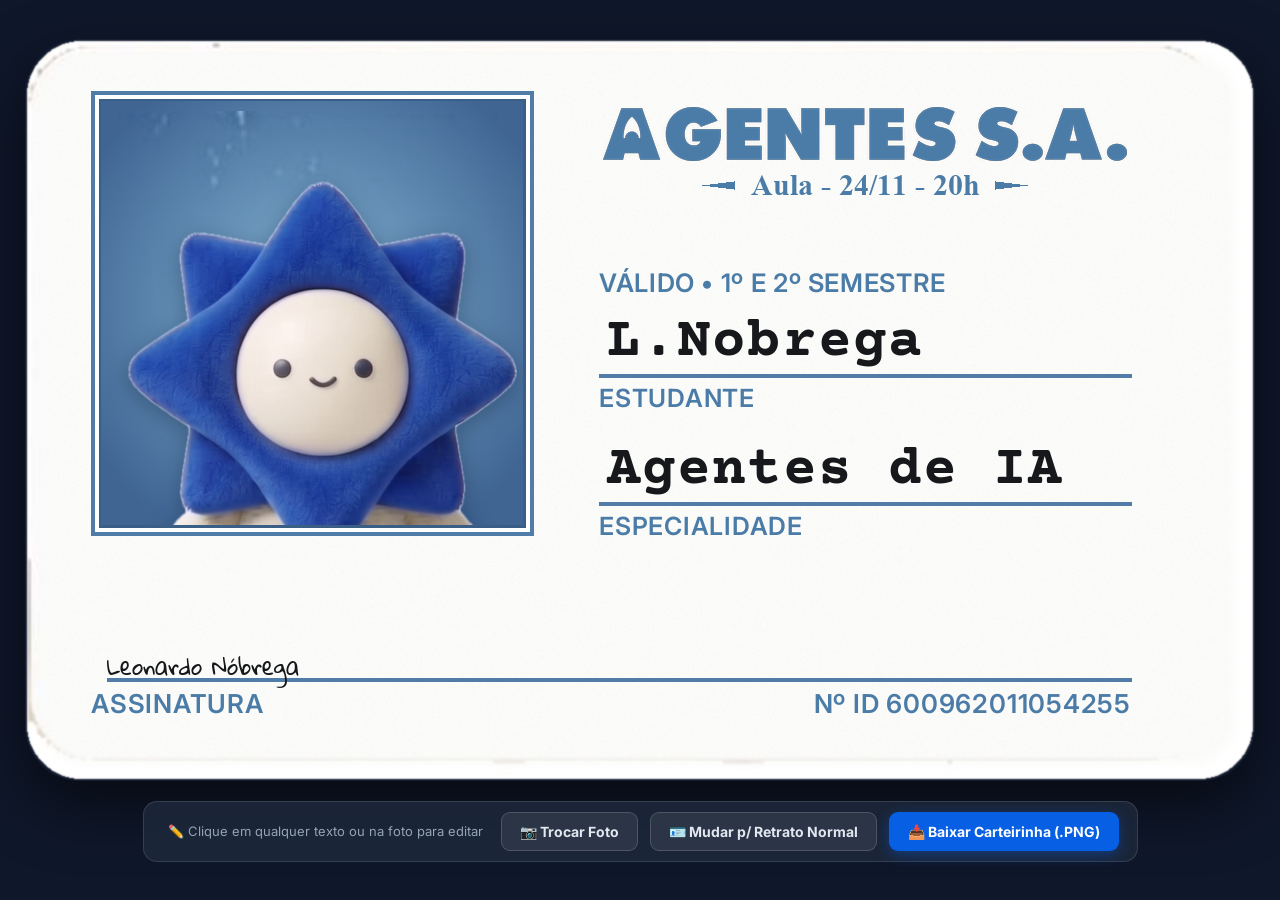
<file: agentes-sa/carteirinha_pura.html>
<!DOCTYPE html>
<html lang="pt-BR">
<head>
  <!-- Google tag (gtag.js) -->
  <script async src="https://www.googletagmanager.com/gtm.js?id=GTM-TQJJ7PX4"></script>
  <script>
    window.dataLayer = window.dataLayer || [];
    function gtag(){dataLayer.push(arguments);}
    gtag('js', new Date());
  </script>
  <meta charset="UTF-8">
  <meta name="viewport" content="width=device-width, initial-scale=1.0">
  <title>Carteirinha Oficial — Agentes S.A. (HTML/CSS Editável)</title>
  <link rel="icon" type="image/svg+xml" href="assets/emblema_agentes_sa.svg">

  <!-- Fontes idênticas à referência: Courier Prime (Máquina de Escrever) + Gloria Hallelujah (Assinatura) + Cinzel + Inter -->
  <link rel="preconnect" href="https://fonts.googleapis.com">
  <link rel="preconnect" href="https://fonts.gstatic.com" crossorigin>
  <link href="https://fonts.googleapis.com/css2?family=Cinzel:wght@700&family=Courier+Prime:wght@700&family=Gloria+Hallelujah&family=Inter:wght@600;700&display=swap" rel="stylesheet">

  <!-- Base64 dos assets locais para que o botão de Download PNG funcione 100% mesmo abrindo via file:// -->
  <script src="assets/carteirinha_assets_b64.js"></script>

  <style>
    * {
      box-sizing: border-box;
      margin: 0;
      padding: 0;
    }

    body {
      min-height: 100vh;
      display: flex;
      flex-direction: column;
      align-items: center;
      justify-content: center;
      gap: 20px;
      background: #0f172a;
      font-family: 'Inter', -apple-system, BlinkMacSystemFont, sans-serif;
      padding: 24px;
      overflow-x: hidden;
    }

    /* Wrapper responsivo para caber em qualquer tela mantendo 1230x742 reais */
    .palco-wrapper {
      display: flex;
      align-items: center;
      justify-content: center;
      transform-origin: center center;
    }

    /* ═══════════════════════════════════════════════════════════════════
       CARTEIRINHA RETANGULAR — AGENTES S.A. (1230 × 742 px)
       ═══════════════════════════════════════════════════════════════════ */
    .carteirinha-agentes-sa {
      width: 1230px;
      height: 742px;
      position: relative;
      border-radius: 54px;
      overflow: hidden;
      background-image: url('assets/carteirinha_agentes_sa_fundo_sem_textos.png');
      background-size: 100% 100%;
      background-repeat: no-repeat;
      box-shadow: 0 25px 60px rgba(0, 0, 0, 0.55);
      --azul-carteirinha: #4b7ca8;
      --preto-tinta: #16181b;
      user-select: none;
    }

    /* ─── 1. CAMPO DA FOTO EDITÁVEL (Clique para trocar) ─── */
    .campo-foto {
      position: absolute;
      left: 76px;
      top: 62px;
      width: 422px;
      height: 424px;
      overflow: hidden;
      background-image: url('assets/carteirinha_foto_fundo_azul.png');
      background-size: cover;
      background-position: center;
      cursor: pointer;
    }

    .campo-foto img {
      position: absolute;
      left: 50%;
      top: 50%;
      width: 410px;
      transform: translate(-50%, calc(-50% + 150px));
      filter: drop-shadow(0 6px 11px rgba(10, 28, 54, 0.38));
      user-select: none;
      -webkit-user-drag: none;
    }

    .campo-foto::after {
      content: "📷 Clique para trocar a foto";
      position: absolute;
      bottom: 12px;
      left: 50%;
      transform: translateX(-50%);
      background: rgba(15, 23, 42, 0.82);
      color: #ffffff;
      font-size: 13px;
      font-weight: 600;
      padding: 6px 12px;
      border-radius: 8px;
      opacity: 0;
      transition: opacity 0.18s;
      pointer-events: none;
      white-space: nowrap;
    }
    .campo-foto:hover::after {
      opacity: 1;
    }

    /* ─── 2. CAMPOS DE TEXTO EDITÁVEIS COM AUTO-AJUSTE DE FONTE ─── */
    [contenteditable="true"] {
      outline: none;
      border-radius: 6px;
      cursor: text;
      white-space: nowrap;
      transition: background-color 0.15s, box-shadow 0.15s;
    }
    [contenteditable="true"]:hover {
      background: rgba(7, 95, 228, 0.06);
      box-shadow: 0 0 0 2px rgba(7, 95, 228, 0.2);
    }
    [contenteditable="true"]:focus {
      background: rgba(7, 95, 228, 0.1);
      box-shadow: 0 0 0 2px rgba(7, 95, 228, 0.45);
    }

    /* Validade / Semestre (Largura máxima da linha: 524px) */
    .texto-validade {
      position: absolute;
      left: 574px;
      top: 228px;
      width: 524px;
      height: 32px;
      display: flex;
      align-items: center;
      font-family: 'Inter', Helvetica, Arial, sans-serif;
      font-size: 25.5px;
      font-weight: 600;
      letter-spacing: 0.025em;
      color: var(--azul-carteirinha);
      text-transform: uppercase;
    }

    /* Nome do Estudante / Agente (Largura máxima da linha: 516px) */
    .texto-aluno-valor {
      position: absolute;
      left: 582px;
      top: 268px;
      width: 516px;
      height: 64px;
      display: flex;
      align-items: flex-end;
      font-family: 'Courier Prime', 'Courier New', monospace;
      font-size: 56px;
      font-weight: 700;
      letter-spacing: 0.02em;
      color: var(--preto-tinta);
      line-height: 1;
    }

    .texto-aluno-label {
      position: absolute;
      left: 574px;
      top: 344px;
      width: 524px;
      font-family: 'Inter', Helvetica, Arial, sans-serif;
      font-size: 25px;
      font-weight: 600;
      letter-spacing: 0.03em;
      color: var(--azul-carteirinha);
      text-transform: uppercase;
    }

    /* Especialidade / Curso (Largura máxima da linha: 516px) */
    .texto-major-valor {
      position: absolute;
      left: 582px;
      top: 396px;
      width: 516px;
      height: 64px;
      display: flex;
      align-items: flex-end;
      font-family: 'Courier Prime', 'Courier New', monospace;
      font-size: 56px;
      font-weight: 700;
      letter-spacing: 0.02em;
      color: var(--preto-tinta);
      line-height: 1;
    }

    .texto-major-label {
      position: absolute;
      left: 574px;
      top: 472px;
      width: 524px;
      font-family: 'Inter', Helvetica, Arial, sans-serif;
      font-size: 25px;
      font-weight: 600;
      letter-spacing: 0.03em;
      color: var(--azul-carteirinha);
      text-transform: uppercase;
    }

    /* Assinatura Manuscrita (Largura máxima da linha inferior: 990px) */
    .texto-assinatura-valor {
      position: absolute;
      left: 82px;
      top: 528px;
      width: 990px;
      height: 110px;
      display: flex;
      align-items: flex-end;
      font-family: 'Gloria Hallelujah', cursive;
      font-size: 68px;
      color: #15171a;
      line-height: 1;
    }

    .texto-assinatura-label {
      position: absolute;
      left: 66px;
      top: 649px;
      max-width: 460px;
      font-family: 'Inter', Helvetica, Arial, sans-serif;
      font-size: 26px;
      font-weight: 600;
      letter-spacing: 0.03em;
      color: var(--azul-carteirinha);
      text-transform: uppercase;
    }

    /* Número de Identificação (Nº ID) */
    .texto-id-numero {
      position: absolute;
      right: 124px;
      top: 649px;
      max-width: 520px;
      font-family: 'Inter', Helvetica, Arial, sans-serif;
      font-size: 26px;
      font-weight: 600;
      letter-spacing: 0.03em;
      color: var(--azul-carteirinha);
      text-transform: uppercase;
      text-align: right;
    }

    /* ─── BARRA DE AÇÕES (BOTÃO DE DOWNLOAD + TROCAR FOTO) ─── */
    .barra-acoes {
      display: flex;
      align-items: center;
      gap: 12px;
      flex-wrap: wrap;
      justify-content: center;
      background: rgba(30, 41, 59, 0.85);
      border: 1px solid rgba(255, 255, 255, 0.12);
      padding: 10px 18px;
      border-radius: 14px;
      backdrop-filter: blur(10px);
    }

    .btn-acao {
      display: inline-flex;
      align-items: center;
      gap: 8px;
      padding: 10px 18px;
      border-radius: 9px;
      font-family: inherit;
      font-size: 14px;
      font-weight: 700;
      cursor: pointer;
      border: 1px solid transparent;
      transition: all 0.18s ease;
      text-decoration: none;
    }

    .btn-download {
      background: #075fe4;
      color: #ffffff;
      box-shadow: 0 4px 14px rgba(7, 95, 228, 0.4);
    }
    .btn-download:hover {
      background: #054ec2;
      transform: translateY(-1px);
    }

    .btn-secundario {
      background: rgba(255, 255, 255, 0.08);
      color: #e2e8f0;
      border-color: rgba(255, 255, 255, 0.16);
    }
    .btn-secundario:hover {
      background: rgba(255, 255, 255, 0.15);
    }

    .dica-edicao {
      font-size: 13px;
      color: #94a3b8;
      padding: 0 6px;
    }
  </style>
</head>
<body>

  <!-- Input oculto para trocar a foto ao clicar no quadro 3x4 -->
  <input type="file" id="uploadFoto" accept="image/*" style="display: none;">

  <div class="palco-wrapper" id="scaleWrapper">
    <!-- SÓ A CARTEIRINHA RETANGULAR -->
    <div class="carteirinha-agentes-sa" id="carteirinha">

      <!-- CAMPO DA FOTO (Clique para escolher outra imagem do computador) -->
      <div class="campo-foto" id="quadroFoto" title="Clique para trocar a foto">
        <img
          id="fotoAgente"
          src="assets/personagens_carteirinha/01_lian_nobg.png"
          alt="Foto da Carteirinha"
        >
      </div>

  

    <!-- CAMPOS DE TEXTO EDITÁVEIS EM PORTUGUÊS (Auto-ajustam a fonte para nunca passar da linha) -->
      <div
        class="texto-validade auto-fit-text"
        id="txtValidade"
        data-max-font="25.5"
        data-min-font="13"
        data-max-width="520"
        contenteditable="true"
        spellcheck="false"
      >VÁLIDO • 1º E 2º SEMESTRE</div>

      <div
        class="texto-aluno-valor auto-fit-text"
        id="txtAlunoValor"
        data-max-font="56"
        data-min-font="18"
        data-max-width="514"
        contenteditable="true"
        spellcheck="false"
      >L.Nobrega</div>
      <div
        class="texto-aluno-label auto-fit-text"
        id="txtAlunoLabel"
        data-max-font="25"
        data-min-font="14"
        data-max-width="520"
        contenteditable="true"
        spellcheck="false"
      >ESTUDANTE</div>

      <div
        class="texto-major-valor auto-fit-text"
        id="txtMajorValor"
        data-max-font="56"
        data-min-font="18"
        data-max-width="514"
        contenteditable="true"
        spellcheck="false"
      >Agentes de IA</div>
      <div
        class="texto-major-label auto-fit-text"
        id="txtMajorLabel"
        data-max-font="25"
        data-min-font="14"
        data-max-width="520"
        contenteditable="true"
        spellcheck="false"
      >ESPECIALIDADE</div>

      <div
        class="texto-assinatura-valor auto-fit-text"
        id="txtAssinaturaValor"
        data-max-font="68"
        data-min-font="22"
        data-max-width="980"
        contenteditable="true"
        spellcheck="false"
      >Leonardo Nóbrega</div>
      <div
        class="texto-assinatura-label auto-fit-text"
        id="txtAssinaturaLabel"
        data-max-font="26"
        data-min-font="14"
        data-max-width="440"
        contenteditable="true"
        spellcheck="false"
      >ASSINATURA</div>

      <div
        class="texto-id-numero auto-fit-text"
        id="txtIdNumero"
        data-max-font="26"
        data-min-font="14"
        data-max-width="500"
        contenteditable="true"
        spellcheck="false"
      >Nº ID 600962011054255</div>

    </div>
  </div>

  <!-- BARRA COM BOTÃO DE DOWNLOAD PNG E TROCA DE FOTO -->
  <div class="barra-acoes">
    <span class="dica-edicao">✏️ Clique em qualquer texto ou na foto para editar</span>
    <button class="btn-acao btn-secundario" onclick="document.getElementById('uploadFoto').click()">
      <span>📷 Trocar Foto</span>
    </button>
    <button class="btn-acao btn-secundario" id="btnTogglePose" onclick="alternarModoFoto()">
      <span>🪪 Mudar p/ Retrato Normal</span>
    </button>
    <button class="btn-acao btn-download" id="btnBaixarPNG" onclick="baixarCarteirinhaPNG()">
      <span>📥 Baixar Carteirinha (.PNG)</span>
    </button>
  </div>

  <script>
    const quadroFoto = document.getElementById('quadroFoto');
    const uploadFoto = document.getElementById('uploadFoto');
    const fotoAgente = document.getElementById('fotoAgente');

    let isCustomPhoto = false;
    let modoCortadoEmbaixo = true; // true = efeito Mike Wazowski, false = retrato centralizado

    // Canvas auxiliar invisível para medir largura exata em pixels de qualquer texto
    const measureCanvas = document.createElement('canvas');
    const measureCtx = measureCanvas.getContext('2d');

    /**
     * Ajusta automaticamente o tamanho da fonte (font-size) de acordo com os caracteres
     * e a largura real em pixels para NUNCA ultrapassar a linha da carteirinha.
     */
    function ajustarTamanhoFonteElemento(el) {
      const maxFont = parseFloat(el.dataset.maxFont) || 56;
      const minFont = parseFloat(el.dataset.minFont) || 16;
      const maxWidth = parseFloat(el.dataset.maxWidth) || 514;

      const text = (el.textContent || '').replace(/\r?\n/g, ' ');
      if (el.textContent !== text) {
        el.textContent = text;
      }

      if (!text.trim()) {
        el.style.fontSize = `${maxFont}px`;
        return;
      }

      const style = window.getComputedStyle(el);
      const fontWeight = style.fontWeight || '700';
      const fontFamily = style.fontFamily || 'monospace';

      // Começa no tamanho máximo e reduz até caber perfeitamente dentro de maxWidth
      let fontSize = maxFont;
      measureCtx.font = `${fontWeight} ${fontSize}px ${fontFamily}`;
      let measuredW = measureCtx.measureText(text).width;

      // Considera letter-spacing aproximado (~0.025em por caractere)
      const extraSpacing = text.length * (fontSize * 0.025);
      let totalWidth = measuredW + extraSpacing;

      if (totalWidth > maxWidth) {
        const ratio = maxWidth / totalWidth;
        fontSize = Math.max(minFont, Math.floor(maxFont * ratio * 0.97));
      }

      el.style.fontSize = `${fontSize}px`;

      // Verificação extra pelo scrollWidth real do DOM
      while (el.scrollWidth > maxWidth + 4 && fontSize > minFont) {
        fontSize -= 1;
        el.style.fontSize = `${fontSize}px`;
      }
    }

    function ajustarTodasAsFontes() {
      document.querySelectorAll('.auto-fit-text').forEach(ajustarTamanhoFonteElemento);
    }

    // Impede quebra de linha (Enter) e recalcula o tamanho da fonte a cada tecla digitada
    document.querySelectorAll('.auto-fit-text').forEach((el) => {
      el.addEventListener('keydown', (e) => {
        if (e.key === 'Enter') {
          e.preventDefault();
          el.blur();
        }
      });
      el.addEventListener('input', () => ajustarTamanhoFonteElemento(el));
      el.addEventListener('paste', (e) => {
        e.preventDefault();
        const text = (e.clipboardData || window.clipboardData).getData('text/plain').replace(/\r?\n/g, ' ');
        document.execCommand('insertText', false, text);
        ajustarTamanhoFonteElemento(el);
      });
    });

    // Trocar foto ao clicar no quadro 3x4
    quadroFoto.addEventListener('click', () => uploadFoto.click());
    uploadFoto.addEventListener('change', (e) => {
      const file = e.target.files && e.target.files[0];
      if (!file) return;
      const reader = new FileReader();
      reader.onload = (ev) => {
        fotoAgente.src = ev.target.result;
        isCustomPhoto = true;
        modoCortadoEmbaixo = false;
        aplicarPosicaoFoto();
      };
      reader.readAsDataURL(file);
    });

    function alternarModoFoto() {
      modoCortadoEmbaixo = !modoCortadoEmbaixo;
      aplicarPosicaoFoto();
    }

    function aplicarPosicaoFoto() {
      const btn = document.getElementById('btnTogglePose');
      if (modoCortadoEmbaixo) {
        fotoAgente.style.width = isCustomPhoto ? '422px' : '410px';
        fotoAgente.style.height = 'auto';
        fotoAgente.style.objectFit = 'contain';
        fotoAgente.style.transform = 'translate(-50%, calc(-50% + 150px))';
        btn.innerHTML = '<span>🪪 Mudar p/ Retrato Normal</span>';
      } else {
        if (isCustomPhoto) {
          fotoAgente.style.width = '100%';
          fotoAgente.style.height = '100%';
          fotoAgente.style.objectFit = 'cover';
          fotoAgente.style.transform = 'translate(-50%, -50%)';
        } else {
          fotoAgente.style.width = '360px';
          fotoAgente.style.height = 'auto';
          fotoAgente.style.objectFit = 'contain';
          fotoAgente.style.transform = 'translate(-50%, calc(-50% + 36px))';
        }
        btn.innerHTML = '<span>👀 Mudar p/ Cortado Embaixo (Mike)</span>';
      }
    }

    // Escala responsiva automática na tela
    function ajustarEscalaTela() {
      const wrapper = document.getElementById('scaleWrapper');
      const availW = window.innerWidth - 48;
      const availH = window.innerHeight - 120;
      const scale = Math.min(1, availW / 1230, availH > 320 ? availH / 742 : 1);
      wrapper.style.transform = `scale(${scale})`;
      wrapper.style.marginTop = scale < 1 ? `${-(742 * (1 - scale)) / 2}px` : '0px';
      wrapper.style.marginBottom = scale < 1 ? `${-(742 * (1 - scale)) / 2}px` : '0px';
    }
    window.addEventListener('resize', ajustarEscalaTela);

    // Utilitário de download infalível via Blob (funciona 100% offline e via file:// sem bloqueio do Chrome)
    function downloadBlobOrDataUrl(dataUrlOrBlob, filename) {
      try {
        let blobUrl;
        if (typeof dataUrlOrBlob === 'string' && dataUrlOrBlob.startsWith('data:')) {
          const parts = dataUrlOrBlob.split(',');
          const mime = (parts[0].match(/:(.*?);/) || [])[1] || 'image/png';
          const bstr = atob(parts[1]);
          let n = bstr.length;
          const u8arr = new Uint8Array(n);
          while (n--) {
            u8arr[n] = bstr.charCodeAt(n);
          }
          const blob = new Blob([u8arr], { type: mime });
          blobUrl = URL.createObjectURL(blob);
        } else if (dataUrlOrBlob instanceof Blob) {
          blobUrl = URL.createObjectURL(dataUrlOrBlob);
        } else {
          blobUrl = dataUrlOrBlob;
        }

        const a = document.createElement('a');
        a.style.display = 'none';
        a.href = blobUrl;
        a.download = filename;
        document.body.appendChild(a);
        a.click();
        setTimeout(() => {
          try {
            document.body.removeChild(a);
            if (typeof blobUrl === 'string' && blobUrl.startsWith('blob:')) {
              URL.revokeObjectURL(blobUrl);
            }
          } catch (e) {}
        }, 1200);
        return true;
      } catch (err) {
        console.error('Falha ao baixar via Blob:', err);
        return false;
      }
    }

    // Utilitário para carregar imagem no Canvas 2D sem erro de CORS/file://
    function loadImageSafe(src) {
      return new Promise((resolve, reject) => {
        const img = new Image();
        if (!src.startsWith('data:')) {
          img.crossOrigin = 'anonymous';
        }
        img.onload = () => resolve(img);
        img.onerror = () => reject(new Error('Falha ao carregar imagem'));
        img.src = src;
      });
    }

    /**
     * Renderiza e baixa a Carteirinha Retangular em PNG Ultra-HD (2460 × 1484 px)
     * funcionando 100% offline mesmo aberto via file://
     */
    async function baixarCarteirinhaPNG() {
      const btn = document.getElementById('btnBaixarPNG');
      const textoOriginal = btn.innerHTML;
      btn.innerHTML = '<span>⏳ Gerando PNG...</span>';
      btn.disabled = true;

      try {
        const B64 = window.CARTEIRINHA_ASSETS_B64 || {};
        const nomeAluno = (document.getElementById('txtAlunoValor').textContent || 'Agente').trim();
        const slug = nomeAluno.normalize('NFD').replace(/[\u0300-\u036f]/g, '').replace(/[^a-zA-Z0-9]+/g, '_') || 'Agente';
        const exportFilename = `Carteirinha_Agentes_SA_${slug}.png`;

        // Se o usuário não alterou nada, pode baixar direto a imagem pré-renderizada
        const majorVal = (document.getElementById('txtMajorValor').textContent || '').trim();
        const sigVal = (document.getElementById('txtAssinaturaValor').textContent || '').trim();
        const isDefaultLian = !isCustomPhoto &&
                              modoCortadoEmbaixo &&
                              nomeAluno === 'L.Nóbrega (Lian)' &&
                              majorVal === 'Liderança de Agentes' &&
                              sigVal === 'Lian Mascote';

        if (isDefaultLian && B64.card_lian) {
          downloadBlobOrDataUrl(B64.card_lian, exportFilename);
          return;
        }

        if (document.fonts && document.fonts.ready) {
          await document.fonts.ready;
        }
        ajustarTodasAsFontes();

        const SCALE = 2; // 2460 x 1484 px
        const W = 1230, H = 742;
        const canvas = document.createElement('canvas');
        canvas.width = W * SCALE;
        canvas.height = H * SCALE;
        const ctx = canvas.getContext('2d');
        ctx.scale(SCALE, SCALE);

        // 1. Fundo da carteirinha com Logo Agentes S.A.
        const bgSrc = B64.fundo_sem_textos || 'assets/carteirinha_agentes_sa_fundo_sem_textos.png';
        const bgImg = await loadImageSafe(bgSrc);
        ctx.drawImage(bgImg, 0, 0, W, H);

        // 2. Quadro 3x4 da foto (x=76, y=62, w=422, h=424)
        ctx.save();
        ctx.beginPath();
        ctx.rect(76, 62, 422, 424);
        ctx.clip();

        const blueSrc = B64.foto_fundo_azul || 'assets/carteirinha_foto_fundo_azul.png';
        const blueImg = await loadImageSafe(blueSrc);
        ctx.drawImage(blueImg, 76, 62, 422, 424);

        const currentPhotoSrc = isCustomPhoto ? fotoAgente.src : (B64.char_01_lian || fotoAgente.src);
        const charImg = await loadImageSafe(currentPhotoSrc);

        ctx.shadowColor = 'rgba(10, 28, 54, 0.38)';
        ctx.shadowBlur = 11;
        ctx.shadowOffsetX = 0;
        ctx.shadowOffsetY = 6;

        const centerX = 76 + 422 / 2;
        const centerY = 62 + 424 / 2;

        if (modoCortadoEmbaixo) {
          const drawW = isCustomPhoto ? 422 : 410;
          const drawH = charImg.height * (drawW / charImg.width);
          ctx.drawImage(charImg, centerX - drawW / 2, centerY - drawH / 2 + 150, drawW, drawH);
        } else if (isCustomPhoto) {
          ctx.shadowColor = 'transparent';
          const imgRatio = charImg.width / charImg.height;
          const boxRatio = 422 / 424;
          let drawW = 422, drawH = 424;
          if (imgRatio > boxRatio) {
            drawH = 424;
            drawW = 424 * imgRatio;
          } else {
            drawW = 422;
            drawH = 422 / imgRatio;
          }
          ctx.drawImage(charImg, centerX - drawW / 2, centerY - drawH / 2, drawW, drawH);
        } else {
          const drawW = 360;
          const drawH = charImg.height * (drawW / charImg.width);
          ctx.drawImage(charImg, centerX - drawW / 2, centerY - drawH / 2 + 36, drawW, drawH);
        }
        ctx.restore();

        // 3. Desenha todos os textos com o tamanho de fonte auto-ajustado exato
        function drawFieldText(elId, x, yBaseline, align = 'left', isUpper = false) {
          const el = document.getElementById(elId);
          let txt = (el.textContent || '').trim();
          if (isUpper) txt = txt.toUpperCase();
          const style = window.getComputedStyle(el);
          const fontSize = parseFloat(style.fontSize) || 25;
          const fontWeight = style.fontWeight || '600';
          const fontFamily = style.fontFamily;
          ctx.font = `${fontWeight} ${fontSize}px ${fontFamily}`;
          ctx.fillStyle = style.color;
          ctx.textAlign = align;
          ctx.textBaseline = 'alphabetic';
          ctx.fillText(txt, x, yBaseline);
        }

        drawFieldText('txtValidade', 574, 253, 'left', true);
        drawFieldText('txtAlunoValor', 582, 327, 'left', false);
        drawFieldText('txtAlunoLabel', 574, 366, 'left', true);
        drawFieldText('txtMajorValor', 582, 455, 'left', false);
        drawFieldText('txtMajorLabel', 574, 494, 'left', true);
        drawFieldText('txtAssinaturaValor', 82, 626, 'left', false);
        drawFieldText('txtAssinaturaLabel', 66, 672, 'left', true);
        drawFieldText('txtIdNumero', 1106, 672, 'right', true);

        if (canvas.toBlob) {
          canvas.toBlob((blob) => {
            if (blob) {
              downloadBlobOrDataUrl(blob, exportFilename);
            } else {
              downloadBlobOrDataUrl(canvas.toDataURL('image/png'), exportFilename);
            }
          }, 'image/png');
        } else {
          downloadBlobOrDataUrl(canvas.toDataURL('image/png'), exportFilename);
        }
      } catch (err) {
        console.error('Erro na exportação:', err);
        const B64 = window.CARTEIRINHA_ASSETS_B64 || {};
        if (B64.card_lian) {
          downloadBlobOrDataUrl(B64.card_lian, 'Carteirinha_Agentes_SA_Lian.png');
        } else {
          alert('Erro ao gerar o download da imagem.');
        }
      } finally {
        btn.innerHTML = textoOriginal;
        btn.disabled = false;
      }
    }

    window.addEventListener('DOMContentLoaded', () => {
      ajustarEscalaTela();
      ajustarTodasAsFontes();
      if (document.fonts && document.fonts.ready) {
        document.fonts.ready.then(ajustarTodasAsFontes);
      }
    });
  </script>
</body>
</html>
</file>
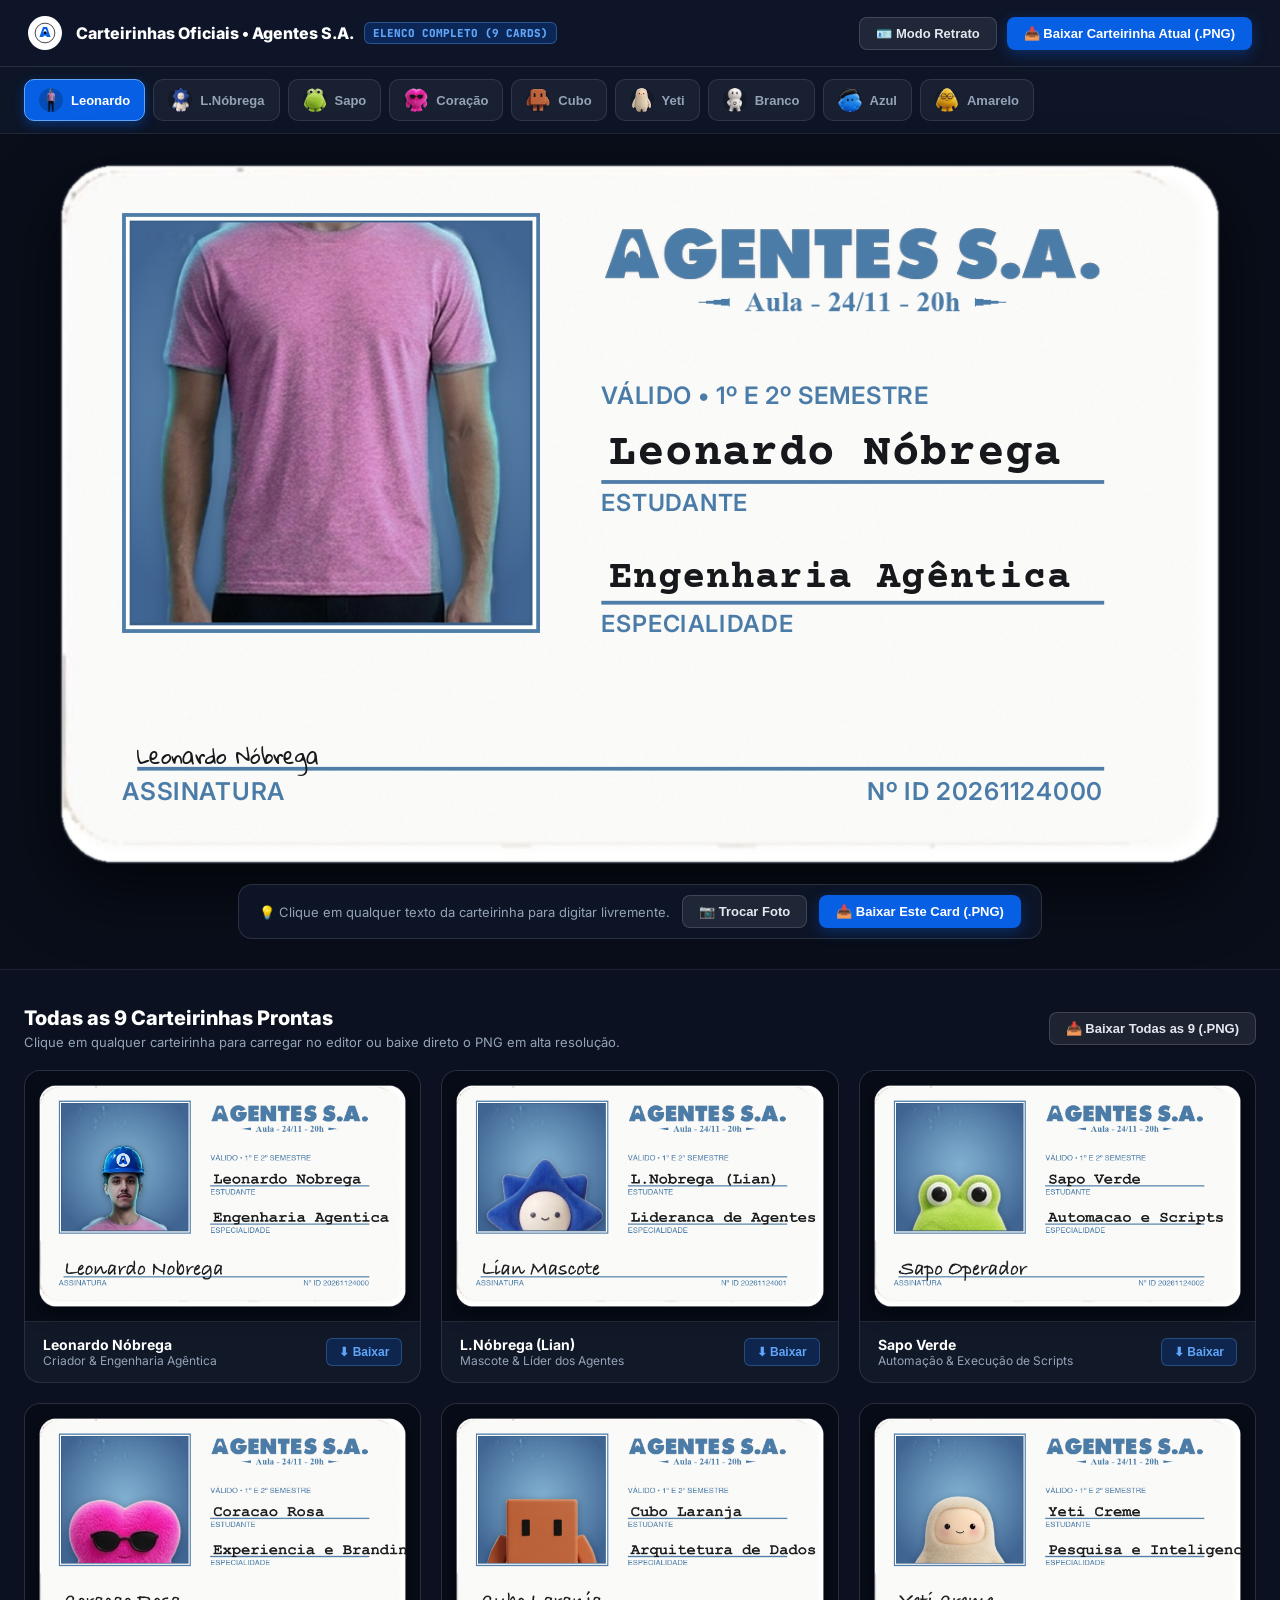
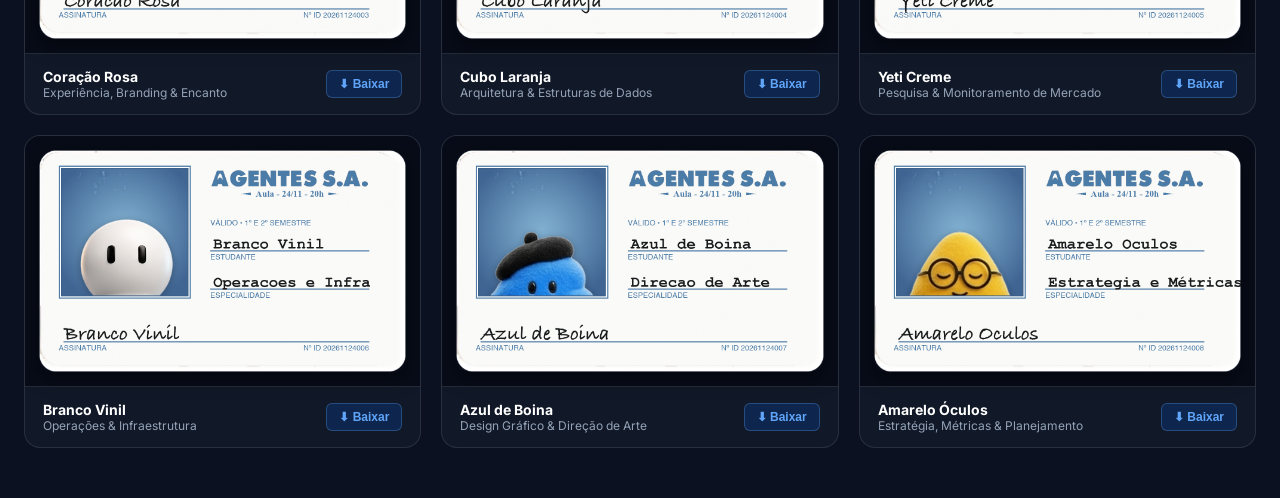
<file: agentes-sa/carteirinhas_todos.html>
<!DOCTYPE html>
<html lang="pt-BR">
<head>
  <!-- Google tag (gtag.js) -->
  <script async src="https://www.googletagmanager.com/gtm.js?id=GTM-TQJJ7PX4"></script>
  <script>
    window.dataLayer = window.dataLayer || [];
    function gtag(){dataLayer.push(arguments);}
    gtag('js', new Date());
  </script>
  <meta charset="UTF-8">
  <meta name="viewport" content="width=device-width, initial-scale=1.0">
  <title>Galeria de Carteirinhas Oficiais — Agentes S.A. & Leonardo</title>
  <link rel="icon" type="image/svg+xml" href="assets/emblema_agentes_sa.svg">

  <link rel="preconnect" href="https://fonts.googleapis.com">
  <link rel="preconnect" href="https://fonts.gstatic.com" crossorigin>
  <link href="https://fonts.googleapis.com/css2?family=Cinzel:wght@700&family=Courier+Prime:wght@700&family=Gloria+Hallelujah&family=Inter:wght@500;600;700;800&family=JetBrains+Mono:wght@500;700&display=swap" rel="stylesheet">

  <script src="assets/carteirinha_assets_b64.js"></script>

  <style>
    * {
      box-sizing: border-box;
      margin: 0;
      padding: 0;
    }

    body {
      background: #090e1a;
      color: #f1f5f9;
      font-family: 'Inter', -apple-system, BlinkMacSystemFont, sans-serif;
      min-height: 100vh;
      display: flex;
      flex-direction: column;
    }

    /* ─── HEADER DO CATÁLOGO ─── */
    header {
      background: rgba(15, 23, 42, 0.95);
      border-bottom: 1px solid rgba(255, 255, 255, 0.1);
      padding: 16px 28px;
      display: flex;
      align-items: center;
      justify-content: space-between;
      position: sticky;
      top: 0;
      z-index: 50;
      backdrop-filter: blur(12px);
    }

    .brand-box {
      display: flex;
      align-items: center;
      gap: 14px;
    }

    .brand-box img {
      width: 34px;
      height: 34px;
      background: #ffffff;
      border-radius: 50%;
      padding: 2px;
    }

    .brand-title {
      font-size: 16px;
      font-weight: 800;
      color: #ffffff;
      display: flex;
      align-items: center;
      gap: 10px;
    }

    .badge-tag {
      font-family: 'JetBrains Mono', monospace;
      font-size: 11px;
      background: rgba(7, 95, 228, 0.25);
      color: #60a5fa;
      border: 1px solid rgba(96, 165, 250, 0.35);
      padding: 3px 8px;
      border-radius: 6px;
    }

    .top-actions {
      display: flex;
      gap: 10px;
      align-items: center;
    }

    .btn-top {
      display: inline-flex;
      align-items: center;
      gap: 8px;
      padding: 8px 16px;
      border-radius: 8px;
      font-size: 13px;
      font-weight: 700;
      cursor: pointer;
      border: 1px solid transparent;
      text-decoration: none;
      transition: all 0.18s ease;
    }

    .btn-primary {
      background: #075fe4;
      color: #ffffff;
      box-shadow: 0 4px 14px rgba(7, 95, 228, 0.35);
    }
    .btn-primary:hover {
      background: #054ec2;
      transform: translateY(-1px);
    }

    .btn-secondary {
      background: rgba(255, 255, 255, 0.08);
      color: #e2e8f0;
      border-color: rgba(255, 255, 255, 0.15);
    }
    .btn-secondary:hover {
      background: rgba(255, 255, 255, 0.15);
    }

    /* ─── BARRA DE NAVEGAÇÃO DOS PERSONAGENS ─── */
    .tabs-bar {
      background: #0d1527;
      border-bottom: 1px solid rgba(255, 255, 255, 0.08);
      padding: 12px 24px;
      display: flex;
      gap: 8px;
      overflow-x: auto;
      scrollbar-width: thin;
    }

    .tab-item {
      display: flex;
      align-items: center;
      gap: 8px;
      padding: 8px 14px;
      border-radius: 10px;
      background: rgba(255, 255, 255, 0.05);
      border: 1px solid rgba(255, 255, 255, 0.1);
      color: #94a3b8;
      font-size: 13px;
      font-weight: 700;
      cursor: pointer;
      white-space: nowrap;
      transition: all 0.18s ease;
    }

    .tab-item:hover {
      background: rgba(7, 95, 228, 0.18);
      border-color: #3b82f6;
      color: #ffffff;
    }

    .tab-item.active {
      background: #075fe4;
      border-color: #60a5fa;
      color: #ffffff;
      box-shadow: 0 4px 12px rgba(7, 95, 228, 0.4);
    }

    .tab-avatar {
      width: 24px;
      height: 24px;
      border-radius: 50%;
      background: rgba(0, 0, 0, 0.2);
      object-fit: contain;
    }

    /* ─── PALCO DA CARTEIRINHA EM DESTAQUE ─── */
    .main-stage {
      flex: 1;
      display: flex;
      flex-direction: column;
      align-items: center;
      justify-content: center;
      padding: 30px 20px;
      gap: 20px;
    }

    .card-scale-box {
      display: flex;
      align-items: center;
      justify-content: center;
      transform-origin: center center;
    }

    /* ═══════════════════════════════════════════════════════════════════
       ESTRUTURA RETANGULAR DA CARTEIRINHA (1230 × 742 px)
       ═══════════════════════════════════════════════════════════════════ */
    .id-card-view {
      width: 1230px;
      height: 742px;
      position: relative;
      border-radius: 54px;
      overflow: hidden;
      background-image: url('assets/carteirinha_agentes_sa_fundo_sem_textos.png');
      background-size: 100% 100%;
      background-repeat: no-repeat;
      box-shadow: 0 28px 70px rgba(0, 0, 0, 0.65);
      user-select: none;
      --card-blue: #4b7ca8;
      --card-ink: #16181b;
    }

    .card-photo-box {
      position: absolute;
      left: 76px;
      top: 62px;
      width: 422px;
      height: 424px;
      overflow: hidden;
      background-image: url('assets/carteirinha_foto_fundo_azul.png');
      background-size: cover;
      background-position: center;
      cursor: pointer;
    }

    .card-photo-img {
      position: absolute;
      left: 50%;
      top: 50%;
      transform: translate(-50%, calc(-50% + 150px));
      filter: drop-shadow(0 6px 11px rgba(10, 28, 54, 0.38));
      user-select: none;
      -webkit-user-drag: none;
      transition: transform 0.25s ease;
    }

    .card-photo-box:hover::after {
      content: "📷 Clique para trocar a foto";
      position: absolute;
      bottom: 12px;
      left: 50%;
      transform: translateX(-50%);
      background: rgba(15, 23, 42, 0.85);
      color: #ffffff;
      font-size: 13px;
      font-weight: 600;
      padding: 6px 14px;
      border-radius: 8px;
      white-space: nowrap;
    }

    /* Campos de Texto Editáveis */
    .auto-txt {
      white-space: nowrap;
      outline: none;
      border-radius: 6px;
      transition: background 0.15s, box-shadow 0.15s;
      cursor: text;
    }
    .auto-txt:hover {
      background: rgba(7, 95, 228, 0.08);
      box-shadow: 0 0 0 2px rgba(7, 95, 228, 0.25);
    }
    .auto-txt:focus {
      background: rgba(7, 95, 228, 0.12);
      box-shadow: 0 0 0 2px rgba(7, 95, 228, 0.5);
    }

    .card-validity {
      position: absolute;
      left: 574px;
      top: 228px;
      width: 524px;
      height: 32px;
      display: flex;
      align-items: center;
      font-size: 25.5px;
      font-weight: 600;
      letter-spacing: 0.025em;
      color: var(--card-blue);
      text-transform: uppercase;
    }

    .card-student-val {
      position: absolute;
      left: 582px;
      top: 268px;
      width: 516px;
      height: 64px;
      display: flex;
      align-items: flex-end;
      font-family: 'Courier Prime', monospace;
      font-size: 56px;
      font-weight: 700;
      letter-spacing: 0.02em;
      color: var(--card-ink);
      line-height: 1;
    }

    .card-student-lbl {
      position: absolute;
      left: 574px;
      top: 344px;
      font-size: 25px;
      font-weight: 600;
      letter-spacing: 0.03em;
      color: var(--card-blue);
      text-transform: uppercase;
    }

    .card-major-val {
      position: absolute;
      left: 582px;
      top: 396px;
      width: 516px;
      height: 64px;
      display: flex;
      align-items: flex-end;
      font-family: 'Courier Prime', monospace;
      font-size: 56px;
      font-weight: 700;
      letter-spacing: 0.02em;
      color: var(--card-ink);
      line-height: 1;
    }

    .card-major-lbl {
      position: absolute;
      left: 574px;
      top: 472px;
      font-size: 25px;
      font-weight: 600;
      letter-spacing: 0.03em;
      color: var(--card-blue);
      text-transform: uppercase;
    }

    .card-sig-val {
      position: absolute;
      left: 82px;
      top: 528px;
      width: 990px;
      height: 110px;
      display: flex;
      align-items: flex-end;
      font-family: 'Gloria Hallelujah', cursive;
      font-size: 68px;
      color: #15171a;
      line-height: 1;
    }

    .card-sig-lbl {
      position: absolute;
      left: 66px;
      top: 649px;
      font-size: 26px;
      font-weight: 600;
      letter-spacing: 0.03em;
      color: var(--card-blue);
      text-transform: uppercase;
    }

    .card-id-num {
      position: absolute;
      right: 124px;
      top: 649px;
      font-size: 26px;
      font-weight: 600;
      letter-spacing: 0.03em;
      color: var(--card-blue);
      text-transform: uppercase;
      text-align: right;
    }

    /* ─── BARRA DE CONTROLE INFERIOR ─── */
    .controls-panel {
      display: flex;
      align-items: center;
      gap: 12px;
      flex-wrap: wrap;
      justify-content: center;
      background: rgba(15, 23, 42, 0.85);
      border: 1px solid rgba(255, 255, 255, 0.12);
      padding: 10px 20px;
      border-radius: 14px;
      backdrop-filter: blur(10px);
    }

    /* ─── GRID DE MINIATURAS DAS 9 CARTEIRINHAS ─── */
    .catalog-section {
      background: #0b1120;
      border-top: 1px solid rgba(255, 255, 255, 0.08);
      padding: 36px 24px 50px;
    }

    .section-head {
      max-width: 1240px;
      margin: 0 auto 20px;
      display: flex;
      align-items: center;
      justify-content: space-between;
    }

    .section-head h2 {
      font-size: 20px;
      font-weight: 800;
      color: #ffffff;
    }

    .cards-grid {
      max-width: 1240px;
      margin: 0 auto;
      display: grid;
      grid-template-columns: repeat(auto-fit, minmax(360px, 1fr));
      gap: 20px;
    }

    .grid-item {
      background: #111827;
      border: 1px solid rgba(255, 255, 255, 0.1);
      border-radius: 16px;
      overflow: hidden;
      display: flex;
      flex-direction: column;
      transition: all 0.2s ease;
    }
    .grid-item:hover {
      border-color: #3b82f6;
      transform: translateY(-2px);
      box-shadow: 0 12px 28px rgba(0, 0, 0, 0.4);
    }

    .grid-item-thumb {
      width: 100%;
      background: #070c18;
      padding: 14px;
      display: flex;
      align-items: center;
      justify-content: center;
      cursor: pointer;
    }
    .grid-item-thumb img {
      width: 100%;
      height: auto;
      border-radius: 12px;
      box-shadow: 0 6px 18px rgba(0,0,0,0.5);
    }

    .grid-item-info {
      padding: 14px 18px;
      display: flex;
      align-items: center;
      justify-content: space-between;
      border-top: 1px solid rgba(255, 255, 255, 0.08);
    }

    .grid-item-title {
      font-size: 14px;
      font-weight: 700;
      color: #ffffff;
    }

    .grid-item-role {
      font-size: 12px;
      color: #94a3b8;
    }

    .btn-download-thumb {
      padding: 6px 12px;
      background: rgba(7, 95, 228, 0.2);
      border: 1px solid rgba(96, 165, 250, 0.3);
      color: #60a5fa;
      border-radius: 6px;
      font-size: 12px;
      font-weight: 700;
      cursor: pointer;
      text-decoration: none;
      transition: all 0.15s;
    }
    .btn-download-thumb:hover {
      background: #075fe4;
      color: #ffffff;
    }
  </style>
</head>
<body>

  <input type="file" id="uploadFotoInput" accept="image/*" style="display: none;">

  <!-- CABEÇALHO -->
  <header>
    <div class="brand-box">
      <img src="assets/emblema_agentes_sa.svg" alt="Agentes S.A.">
      <div class="brand-title">
        <span>Carteirinhas Oficiais • Agentes S.A.</span>
        <span class="badge-tag">ELENCO COMPLETO (9 CARDS)</span>
      </div>
    </div>

    <div class="top-actions">
      <button class="btn-top btn-secondary" onclick="alternarModoFoto()">
        <span id="btnPoseLabel">🪪 Modo Retrato</span>
      </button>
      <button class="btn-top btn-primary" id="btnBaixarPNG" onclick="baixarCarteirinhaAtualPNG()">
        <span>📥 Baixar Carteirinha Atual (.PNG)</span>
      </button>
    </div>
  </header>

  <!-- ABAS DOS 9 PERSONAGENS -->
  <div class="tabs-bar" id="tabsBar"></div>

  <!-- PALCO PRINCIPAL (EDITÁVEL AO VIVO) -->
  <div class="main-stage">
    <div class="card-scale-box" id="scaleWrapper">
      <div class="id-card-view" id="cardCanvas">

        <!-- FOTO -->
        <div class="card-photo-box" id="photoBox" onclick="document.getElementById('uploadFotoInput').click()">
          <img src="assets/personagens_carteirinha/01_lian_nobg.png" alt="Foto" class="card-photo-img" id="cardPhoto">
        </div>



        <!-- TEXTOS EDITÁVEIS COM AUTO-FONTE -->
        <div class="card-validity auto-txt" id="txtValidade" data-max-font="25.5" data-min-font="13" data-max-w="520" contenteditable="true">VÁLIDO • 1º E 2º SEMESTRE</div>

        <div class="card-student-val auto-txt" id="txtAluno" data-max-font="56" data-min-font="18" data-max-w="514" contenteditable="true">L.Nóbrega (Lian)</div>
        <div class="card-student-lbl auto-txt" id="txtAlunoLbl" data-max-font="25" data-min-font="14" data-max-w="520" contenteditable="true">ESTUDANTE</div>

        <div class="card-major-val auto-txt" id="txtMajor" data-max-font="56" data-min-font="18" data-max-w="514" contenteditable="true">Liderança de Agentes</div>
        <div class="card-major-lbl auto-txt" id="txtMajorLbl" data-max-font="25" data-min-font="14" data-max-w="520" contenteditable="true">ESPECIALIDADE</div>

        <div class="card-sig-val auto-txt" id="txtSig" data-max-font="68" data-min-font="22" data-max-w="980" contenteditable="true">Lian Mascote</div>
        <div class="card-sig-lbl auto-txt" id="txtSigLbl" data-max-font="26" data-min-font="14" data-max-w="440" contenteditable="true">ASSINATURA</div>

        <div class="card-id-num auto-txt" id="txtId" data-max-font="26" data-min-font="14" data-max-w="500" contenteditable="true">Nº ID 20261124001</div>

      </div>
    </div>

    <!-- CONTROLES RÁPIDOS -->
    <div class="controls-panel">
      <span style="font-size: 13px; color: #94a3b8;">💡 Clique em qualquer texto da carteirinha para digitar livremente.</span>
      <button class="btn-top btn-secondary" onclick="document.getElementById('uploadFotoInput').click()">
        <span>📷 Trocar Foto</span>
      </button>
      <button class="btn-top btn-primary" onclick="baixarCarteirinhaAtualPNG()">
        <span>📥 Baixar Este Card (.PNG)</span>
      </button>
    </div>
  </div>

  <!-- SEÇÃO DE CATÁLOGO: OS 9 CARDS GERADOS -->
  <section class="catalog-section">
    <div class="section-head">
      <div>
        <h2>Todas as 9 Carteirinhas Prontas</h2>
        <p style="font-size: 13px; color: #94a3b8; margin-top: 4px;">Clique em qualquer carteirinha para carregar no editor ou baixe direto o PNG em alta resolução.</p>
      </div>
      <button class="btn-top btn-secondary" id="btnBaixarTodas" onclick="baixarTodasAsCarteirinhas()" style="font-size: 13px; padding: 8px 16px;">
        <span>📥 Baixar Todas as 9 (.PNG)</span>
      </button>
    </div>

    <div class="cards-grid" id="cardsGrid"></div>
  </section>

  <script>
    // Dados dos 9 integrantes
    const PERSONAGENS = [
      {
        id: "leonardo",
        nome: "Leonardo Nóbrega",
        papel: "Criador & Engenharia Agêntica",
        especialidade: "Engenharia Agêntica",
        assinatura: "Leonardo Nóbrega",
        id_num: "Nº ID 20261124000",
        char_key: "char_09_leo",
        card_key: "card_leonardo",
        foto: "assets/personagens_carteirinha/09_leonardo_capacete_nobg.png",
        png_pronto: "assets/carteirinha_agentes_sa_leonardo.png",
        scale_w: 360,
        peek_y: 140,
        normal_y: 30
      },
      {
        id: "lian",
        nome: "L.Nóbrega (Lian)",
        papel: "Mascote & Líder dos Agentes",
        especialidade: "Liderança de Agentes",
        assinatura: "Lian Mascote",
        id_num: "Nº ID 20261124001",
        char_key: "char_01_lian",
        card_key: "card_lian",
        foto: "assets/personagens_carteirinha/01_lian_nobg.png",
        png_pronto: "assets/carteirinha_agentes_sa_lian.png",
        scale_w: 410,
        peek_y: 150,
        normal_y: 38
      },
      {
        id: "verde",
        nome: "Sapo Verde",
        papel: "Automação & Execução de Scripts",
        especialidade: "Automação e Scripts",
        assinatura: "Sapo Operador",
        id_num: "Nº ID 20261124002",
        char_key: "char_02_verde",
        card_key: "card_verde",
        foto: "assets/personagens_carteirinha/02_verde_sapo_nobg.png",
        png_pronto: "assets/carteirinha_agentes_sa_verde.png",
        scale_w: 390,
        peek_y: 138,
        normal_y: 10
      },
      {
        id: "rosa",
        nome: "Coração Rosa",
        papel: "Experiência, Branding & Encanto",
        especialidade: "Experiência e Branding",
        assinatura: "Coração Rosa",
        id_num: "Nº ID 20261124003",
        char_key: "char_03_rosa",
        card_key: "card_rosa",
        foto: "assets/personagens_carteirinha/03_rosa_coracao_nobg.png",
        png_pronto: "assets/carteirinha_agentes_sa_rosa.png",
        scale_w: 380,
        peek_y: 145,
        normal_y: 15
      },
      {
        id: "laranja",
        nome: "Cubo Laranja",
        papel: "Arquitetura & Estruturas de Dados",
        especialidade: "Arquitetura de Dados",
        assinatura: "Cubo Laranja",
        id_num: "Nº ID 20261124004",
        char_key: "char_04_laranja",
        card_key: "card_laranja",
        foto: "assets/personagens_carteirinha/04_laranja_cubo_nobg.png",
        png_pronto: "assets/carteirinha_agentes_sa_laranja.png",
        scale_w: 380,
        peek_y: 145,
        normal_y: 15
      },
      {
        id: "creme",
        nome: "Yeti Creme",
        papel: "Pesquisa & Monitoramento de Mercado",
        especialidade: "Pesquisa e Inteligência",
        assinatura: "Yeti Creme",
        id_num: "Nº ID 20261124005",
        char_key: "char_05_yeti",
        card_key: "card_creme",
        foto: "assets/personagens_carteirinha/05_creme_yeti_nobg.png",
        png_pronto: "assets/carteirinha_agentes_sa_creme.png",
        scale_w: 370,
        peek_y: 145,
        normal_y: 15
      },
      {
        id: "branco",
        nome: "Branco Vinil",
        papel: "Operações & Infraestrutura",
        especialidade: "Operações e Infra",
        assinatura: "Branco Vinil",
        id_num: "Nº ID 20261124006",
        char_key: "char_06_branco",
        card_key: "card_branco",
        foto: "assets/personagens_carteirinha/06_branco_vinil_nobg.png",
        png_pronto: "assets/carteirinha_agentes_sa_branco.png",
        scale_w: 350,
        peek_y: 145,
        normal_y: 15
      },
      {
        id: "azul",
        nome: "Azul de Boina",
        papel: "Design Gráfico & Direção de Arte",
        especialidade: "Direção de Arte",
        assinatura: "Azul de Boina",
        id_num: "Nº ID 20261124007",
        char_key: "char_07_azul",
        card_key: "card_azul",
        foto: "assets/personagens_carteirinha/07_azul_boina_nobg.png",
        png_pronto: "assets/carteirinha_agentes_sa_azul.png",
        scale_w: 380,
        peek_y: 145,
        normal_y: 15
      },
      {
        id: "amarelo",
        nome: "Amarelo Óculos",
        papel: "Estratégia, Métricas & Planejamento",
        especialidade: "Estratégia e Métricas",
        assinatura: "Amarelo Óculos",
        id_num: "Nº ID 20261124008",
        char_key: "char_08_amarelo",
        card_key: "card_amarelo",
        foto: "assets/personagens_carteirinha/08_amarelo_oculos_nobg.png",
        png_pronto: "assets/carteirinha_agentes_sa_amarelo.png",
        scale_w: 380,
        peek_y: 145,
        normal_y: 15
      }
    ];

    let currentIdx = 0;
    let modoCortado = true;
    let fotoCustom = null;

    const measureCanvas = document.createElement('canvas');
    const measureCtx = measureCanvas.getContext('2d');

    function autoFit(el) {
      if (!el) return;
      const maxFont = parseFloat(el.dataset.maxFont) || 56;
      const minFont = parseFloat(el.dataset.minFont) || 16;
      const maxW = parseFloat(el.dataset.maxW) || 514;
      const txt = (el.textContent || '').replace(/\r?\n/g, ' ');

      if (!txt.trim()) {
        el.style.fontSize = `${maxFont}px`;
        return;
      }

      const style = window.getComputedStyle(el);
      let fontSize = maxFont;
      measureCtx.font = `${style.fontWeight || '700'} ${fontSize}px ${style.fontFamily || 'sans-serif'}`;
      let w = measureCtx.measureText(txt).width + txt.length * (fontSize * 0.025);

      if (w > maxW) {
        fontSize = Math.max(minFont, Math.floor(maxFont * (maxW / w) * 0.97));
      }
      el.style.fontSize = `${fontSize}px`;

      while (el.scrollWidth > maxW + 4 && fontSize > minFont) {
        fontSize -= 1;
        el.style.fontSize = `${fontSize}px`;
      }
    }

    function autoFitAll() {
      document.querySelectorAll('.auto-txt').forEach(autoFit);
    }

    document.querySelectorAll('.auto-txt').forEach(el => {
      el.addEventListener('keydown', e => {
        if (e.key === 'Enter') {
          e.preventDefault();
          el.blur();
        }
      });
      el.addEventListener('input', () => autoFit(el));
      el.addEventListener('paste', e => {
        e.preventDefault();
        const text = (e.clipboardData || window.clipboardData).getData('text/plain').replace(/\r?\n/g, ' ');
        document.execCommand('insertText', false, text);
        autoFit(el);
      });
    });

    function carregarPersonagem(idx) {
      currentIdx = idx;
      fotoCustom = null;
      const p = PERSONAGENS[idx];

      document.querySelectorAll('.tab-item').forEach((tab, i) => {
        tab.classList.toggle('active', i === idx);
      });

      document.getElementById('txtAluno').textContent = p.nome;
      document.getElementById('txtMajor').textContent = p.especialidade;
      document.getElementById('txtSig').textContent = p.assinatura;
      document.getElementById('txtId').textContent = p.id_num;

      const img = document.getElementById('cardPhoto');
      img.src = p.foto;
      img.style.width = `${p.scale_w}px`;
      img.style.height = 'auto';
      img.style.objectFit = 'contain';

      aplicarPosicaoFoto();
      autoFitAll();
    }

    function alternarModoFoto() {
      modoCortado = !modoCortado;
      document.getElementById('btnPoseLabel').textContent = modoCortado ? '🪪 Modo Retrato' : '👀 Modo Cortado (Mike)';
      aplicarPosicaoFoto();
    }

    function aplicarPosicaoFoto() {
      const p = PERSONAGENS[currentIdx];
      const img = document.getElementById('cardPhoto');
      const offsetY = modoCortado ? p.peek_y : p.normal_y;

      if (fotoCustom) {
        img.style.width = '100%';
        img.style.height = '100%';
        img.style.objectFit = 'cover';
        img.style.transform = 'translate(-50%, -50%)';
      } else {
        img.style.transform = `translate(-50%, calc(-50% + ${offsetY}px))`;
      }
    }

    // Upload customizado
    document.getElementById('uploadFotoInput').addEventListener('change', e => {
      const file = e.target.files && e.target.files[0];
      if (!file) return;
      const reader = new FileReader();
      reader.onload = ev => {
        fotoCustom = ev.target.result;
        const img = document.getElementById('cardPhoto');
        img.src = fotoCustom;
        aplicarPosicaoFoto();
      };
      reader.readAsDataURL(file);
    });

    // Renderiza Abas e Grid
    function renderTabsAndGrid() {
      const tabsBar = document.getElementById('tabsBar');
      const cardsGrid = document.getElementById('cardsGrid');

      tabsBar.innerHTML = PERSONAGENS.map((p, i) => `
        <button class="tab-item ${i === 0 ? 'active' : ''}" onclick="carregarPersonagem(${i})">
          <img src="${p.foto}" class="tab-avatar" alt="${p.nome}">
          <span>${p.nome.split(' ')[0]}</span>
        </button>
      `).join('');

      cardsGrid.innerHTML = PERSONAGENS.map((p, i) => `
        <div class="grid-item">
          <div class="grid-item-thumb" onclick="carregarPersonagem(${i}); window.scrollTo({top: 0, behavior: 'smooth'});">
            <img src="${(window.CARTEIRINHA_ASSETS_B64 && window.CARTEIRINHA_ASSETS_B64[p.card_key]) || p.png_pronto}" alt="Carteirinha ${p.nome}">
          </div>
          <div class="grid-item-info">
            <div>
              <div class="grid-item-title">${p.nome}</div>
              <div class="grid-item-role">${p.papel}</div>
            </div>
            <button onclick="baixarCardPronto('${p.id}')" class="btn-download-thumb">
              ⬇ Baixar
            </button>
          </div>
        </div>
      `).join('');
    }

    function ajustarEscala() {
      const wrapper = document.getElementById('scaleWrapper');
      const availW = window.innerWidth - 48;
      const availH = window.innerHeight - 200;
      const scale = Math.min(1, availW / 1230, availH > 300 ? availH / 742 : 1);
      wrapper.style.transform = `scale(${scale})`;
      wrapper.style.marginTop = scale < 1 ? `${-(742 * (1 - scale)) / 2}px` : '0px';
      wrapper.style.marginBottom = scale < 1 ? `${-(742 * (1 - scale)) / 2}px` : '0px';
    }
    window.addEventListener('resize', ajustarEscala);

    // Utilitário de download infalível via Blob (funciona 100% offline e via file:// sem bloqueio do Chrome)
    function downloadBlobOrDataUrl(dataUrlOrBlob, filename) {
      try {
        let blobUrl;
        if (typeof dataUrlOrBlob === 'string' && dataUrlOrBlob.startsWith('data:')) {
          const parts = dataUrlOrBlob.split(',');
          const mime = (parts[0].match(/:(.*?);/) || [])[1] || 'image/png';
          const bstr = atob(parts[1]);
          let n = bstr.length;
          const u8arr = new Uint8Array(n);
          while (n--) {
            u8arr[n] = bstr.charCodeAt(n);
          }
          const blob = new Blob([u8arr], { type: mime });
          blobUrl = URL.createObjectURL(blob);
        } else if (dataUrlOrBlob instanceof Blob) {
          blobUrl = URL.createObjectURL(dataUrlOrBlob);
        } else {
          blobUrl = dataUrlOrBlob;
        }

        const a = document.createElement('a');
        a.style.display = 'none';
        a.href = blobUrl;
        a.download = filename;
        document.body.appendChild(a);
        a.click();
        setTimeout(() => {
          try {
            document.body.removeChild(a);
            if (typeof blobUrl === 'string' && blobUrl.startsWith('blob:')) {
              URL.revokeObjectURL(blobUrl);
            }
          } catch (e) {}
        }, 1200);
        return true;
      } catch (err) {
        console.error('Falha ao baixar via Blob:', err);
        return false;
      }
    }

    // Baixa o PNG pré-renderizado ultra-HD de qualquer personagem do catálogo
    function baixarCardPronto(id) {
      const p = PERSONAGENS.find(item => item.id === id);
      if (!p) return;
      const B64 = window.CARTEIRINHA_ASSETS_B64 || {};
      const filename = `Carteirinha_Agentes_SA_${p.id}.png`;
      const b64Data = B64[p.card_key];

      if (b64Data) {
        downloadBlobOrDataUrl(b64Data, filename);
      } else {
        const a = document.createElement('a');
        a.style.display = 'none';
        a.href = p.png_pronto;
        a.download = filename;
        document.body.appendChild(a);
        a.click();
        setTimeout(() => document.body.removeChild(a), 500);
      }
    }

    // Baixa todas as 9 carteirinhas em sequência com pequeno intervalo
    async function baixarTodasAsCarteirinhas() {
      const btn = document.getElementById('btnBaixarTodas');
      if (btn) {
        btn.disabled = true;
        btn.innerHTML = '<span>⏳ Baixando todas...</span>';
      }
      for (let i = 0; i < PERSONAGENS.length; i++) {
        baixarCardPronto(PERSONAGENS[i].id);
        await new Promise(r => setTimeout(r, 450));
      }
      if (btn) {
        btn.disabled = false;
        btn.innerHTML = '<span>📥 Baixar Todas as 9 (.PNG)</span>';
      }
    }

    function loadImageSafe(src) {
      return new Promise((resolve, reject) => {
        const img = new Image();
        if (!src.startsWith('data:')) {
          img.crossOrigin = 'anonymous';
        }
        img.onload = () => resolve(img);
        img.onerror = (e) => reject(new Error('Falha ao carregar imagem'));
        img.src = src;
      });
    }

    async function baixarCarteirinhaAtualPNG() {
      const btn = document.getElementById('btnBaixarPNG');
      const orig = btn.innerHTML;
      btn.innerHTML = '<span>⏳ Gerando...</span>';
      btn.disabled = true;

      try {
        const p = PERSONAGENS[currentIdx];
        const B64 = window.CARTEIRINHA_ASSETS_B64 || {};
        const filename = `Carteirinha_Agentes_SA_${p.id}.png`;

        const txtAluno = (document.getElementById('txtAluno').textContent || '').trim();
        const txtMajor = (document.getElementById('txtMajor').textContent || '').trim();
        const txtSig = (document.getElementById('txtSig').textContent || '').trim();
        const txtId = (document.getElementById('txtId').textContent || '').trim();

        // Se o card não foi editado nem foto trocada, baixa direto o PNG pré-renderizado oficial 2460x1484
        const isUnmodified = !fotoCustom &&
                             modoCortado &&
                             txtAluno === p.nome.trim() &&
                             txtMajor === p.especialidade.trim() &&
                             txtSig === p.assinatura.trim() &&
                             txtId === p.id_num.trim();

        if (isUnmodified && B64[p.card_key]) {
          downloadBlobOrDataUrl(B64[p.card_key], filename);
          return;
        }

        // Caso o usuário tenha editado textos ou foto: renderiza em Canvas com assets Base64
        if (document.fonts && document.fonts.ready) await document.fonts.ready;
        autoFitAll();

        const SCALE = 2;
        const W = 1230, H = 742;
        const canvas = document.createElement('canvas');
        canvas.width = W * SCALE;
        canvas.height = H * SCALE;
        const ctx = canvas.getContext('2d');
        ctx.scale(SCALE, SCALE);

        // 1. Fundo sem textos (usando Base64 para não taint o canvas)
        const baseSrc = B64.fundo_sem_textos || 'assets/carteirinha_agentes_sa_fundo_sem_textos.png';
        const baseImg = await loadImageSafe(baseSrc);
        ctx.drawImage(baseImg, 0, 0, W, H);

        // 2. Quadro 3x4 da foto
        ctx.save();
        ctx.beginPath();
        ctx.rect(76, 62, 422, 424);
        ctx.clip();

        const blueSrc = B64.foto_fundo_azul || 'assets/carteirinha_foto_fundo_azul.png';
        const blueImg = await loadImageSafe(blueSrc);
        ctx.drawImage(blueImg, 76, 62, 422, 424);

        // IMPORTANTE: Se não for foto custom, usar SEMPRE B64[p.char_key] para NUNCA contaminar o canvas
        const charSrc = fotoCustom || B64[p.char_key] || p.foto;
        const charImg = await loadImageSafe(charSrc);

        ctx.shadowColor = 'rgba(10, 28, 54, 0.38)';
        ctx.shadowBlur = 11;
        ctx.shadowOffsetX = 0;
        ctx.shadowOffsetY = 6;

        const centerX = 76 + 422 / 2;
        const centerY = 62 + 424 / 2;
        const offsetY = modoCortado ? p.peek_y : p.normal_y;

        if (fotoCustom) {
          ctx.shadowColor = 'transparent';
          const imgRatio = charImg.width / charImg.height;
          const boxRatio = 422 / 424;
          let dw = 422, dh = 424;
          if (imgRatio > boxRatio) {
            dh = 424;
            dw = 424 * imgRatio;
          } else {
            dw = 422;
            dh = 422 / imgRatio;
          }
          ctx.drawImage(charImg, centerX - dw / 2, centerY - dh / 2, dw, dh);
        } else {
          const drawW = p.scale_w;
          const drawH = charImg.height * (drawW / charImg.width);
          ctx.drawImage(charImg, centerX - drawW / 2, centerY - drawH / 2 + offsetY, drawW, drawH);
        }
        ctx.restore();

        // 3. Textos editados
        function drawText(elId, x, y, align = 'left', upper = false) {
          const el = document.getElementById(elId);
          let txt = (el.textContent || '').trim();
          if (upper) txt = txt.toUpperCase();
          const s = window.getComputedStyle(el);
          ctx.font = `${s.fontWeight || '700'} ${parseFloat(s.fontSize) || 26}px ${s.fontFamily}`;
          ctx.fillStyle = s.color;
          ctx.textAlign = align;
          ctx.textBaseline = 'alphabetic';
          ctx.fillText(txt, x, y);
        }

        drawText('txtValidade', 574, 253, 'left', true);
        drawText('txtAluno', 582, 327, 'left', false);
        drawText('txtAlunoLbl', 574, 366, 'left', true);
        drawText('txtMajor', 582, 455, 'left', false);
        drawText('txtMajorLbl', 574, 494, 'left', true);
        drawText('txtSig', 82, 626, 'left', false);
        drawText('txtSigLbl', 66, 672, 'left', true);
        drawText('txtId', 1106, 672, 'right', true);

        const safeSlug = txtAluno.normalize('NFD').replace(/[\u0300-\u036f]/g, '').replace(/[^a-zA-Z0-9]+/g, '_') || p.id;
        const exportFilename = `Carteirinha_Agentes_SA_${safeSlug}.png`;

        if (canvas.toBlob) {
          canvas.toBlob(blob => {
            if (blob) {
              downloadBlobOrDataUrl(blob, exportFilename);
            } else {
              downloadBlobOrDataUrl(canvas.toDataURL('image/png'), exportFilename);
            }
          }, 'image/png');
        } else {
          downloadBlobOrDataUrl(canvas.toDataURL('image/png'), exportFilename);
        }
      } catch (err) {
        console.error('Erro na exportação:', err);
        const p = PERSONAGENS[currentIdx];
        const B64 = window.CARTEIRINHA_ASSETS_B64 || {};
        if (B64[p.card_key]) {
          downloadBlobOrDataUrl(B64[p.card_key], `Carteirinha_Agentes_SA_${p.id}.png`);
        } else {
          alert('Erro ao exportar a carteirinha. Verifique se o navegador tem permissão para downloads.');
        }
      } finally {
        btn.innerHTML = orig;
        btn.disabled = false;
      }
    }

    window.addEventListener('DOMContentLoaded', () => {
      renderTabsAndGrid();
      carregarPersonagem(0);
      ajustarEscala();
    });
  </script>
</body>
</html>
</file>
<file: theme.css>
/* ═══════════════════════════════════════════
   DESIGN TOKENS & ORBIT-INSPIRED GLASSMORPHISM
   ═══════════════════════════════════════════ */
:root {
  --color-primary: #075fe4;
  --color-primary-dark: #0550c8;
  --color-primary-light: #3a85f0;
  --color-primary-lightest: #e8f0fe;
  --color-primary-10: rgba(7,95,228,0.10);
  
  --color-bg: #f2f5f9;
  --color-surface: rgba(255, 255, 255, 0.7);
  --color-surface-hover: rgba(255, 255, 255, 0.9);
  
  --color-border: rgba(255, 255, 255, 0.6);
  --color-border-light: rgba(255, 255, 255, 0.4);
  --color-border-strong: rgba(0, 0, 0, 0.08);
  
  --color-text: #1a1d21;
  --color-text-secondary: #5e6673;
  --color-text-muted: #9ba3af;
  --color-navy: #031b4e;
  
  --color-success: #0f9d58;
  --color-warning: #f4b400;
  --color-error: #db4437;
  --color-info: #4285f4;
  
  --shadow-sm: 0 2px 8px rgba(0,0,0,0.04), inset 0 1px 0 rgba(255,255,255,0.8);
  --shadow-md: 0 8px 24px rgba(0,0,0,0.06), inset 0 1px 0 rgba(255,255,255,0.8);
  --shadow-lg: 0 16px 48px rgba(0,0,0,0.08), inset 0 1px 0 rgba(255,255,255,0.8);
  --shadow-xl: 0 24px 64px rgba(0,0,0,0.12), inset 0 1px 0 rgba(255,255,255,0.8);
  
  --radius-sm: 6px;
  --radius-md: 12px;
  --radius-lg: 16px;
  --radius-xl: 24px;
  --radius-2xl: 32px;
  --radius-full: 9999px;
  
  --font: 'Source Sans 3', 'Source Sans Pro', sans-serif;
  
  --ease-out: cubic-bezier(0.23, 1, 0.32, 1);
  --ease-in-out: cubic-bezier(0.77, 0, 0.175, 1);
  --transition-fast: 150ms var(--ease-out);
  --transition-normal: 250ms var(--ease-out);
  --transition-slow: 400ms var(--ease-out);
  
  --glass-blur: blur(24px) saturate(150%);
}

/* ═══════════════════════════════════════════
   RESET & BASE
   ═══════════════════════════════════════════ */
*, *::before, *::after { box-sizing: border-box; margin: 0; padding: 0; }
html { scroll-behavior: smooth; font-size: 16px; }
body {
  font-family: var(--font);
  color: var(--color-text);
  background-color: var(--color-bg);
  /* Orbit-like atmospheric background */
  background-image: 
    radial-gradient(circle at 15% 50%, rgba(7, 95, 228, 0.08), transparent 25%),
    radial-gradient(circle at 85% 30%, rgba(58, 133, 240, 0.08), transparent 25%);
  background-attachment: fixed;
  line-height: 1.6;
  -webkit-font-smoothing: antialiased;
}
a { color: var(--color-primary); text-decoration: none; transition: color var(--transition-fast); }
a:hover { color: var(--color-primary-dark); }
img { max-width: 100%; display: block; }

/* Global Glass Class */
.glass-panel {
  background: var(--color-surface);
  backdrop-filter: var(--glass-blur);
  -webkit-backdrop-filter: var(--glass-blur);
  border: 1px solid var(--color-border);
  box-shadow: var(--shadow-md);
  border-radius: var(--radius-xl);
}

/* ═══════════════════════════════════════════
   LAYOUT
   ═══════════════════════════════════════════ */
.layout { display: flex; min-height: 100vh; position: relative; z-index: 1; }

/* Sidebar */
.sidebar {
  width: 280px; position: fixed; top: 24px; left: 24px; bottom: 24px;
  background: rgba(255, 255, 255, 0.6); backdrop-filter: var(--glass-blur); -webkit-backdrop-filter: var(--glass-blur);
  border: 1px solid var(--color-border); border-radius: var(--radius-2xl);
  box-shadow: var(--shadow-lg);
  overflow-y: auto; z-index: 100; padding: 32px 0;
  transition: transform var(--transition-normal);
}
.sidebar::-webkit-scrollbar { width: 4px; }
.sidebar::-webkit-scrollbar-thumb { background: rgba(0,0,0,0.1); border-radius: 4px; }

.sidebar-logo { padding: 0 32px 24px; border-bottom: 1px solid var(--color-border-light); margin-bottom: 24px; }
.sidebar-logo svg { height: 32px; width: auto; color: var(--color-primary); }
.sidebar-label { padding: 16px 32px 8px; font-size: 11px; font-weight: 700; text-transform: uppercase; letter-spacing: 1.5px; color: var(--color-text-muted); }
.sidebar a {
  display: flex; align-items: center; padding: 10px 32px; font-size: 14px; font-weight: 600; color: var(--color-text-secondary);
  transition: all var(--transition-fast); border-left: 3px solid transparent;
}
@media (hover: hover) and (pointer: fine) {
  .sidebar a:hover { color: var(--color-primary); background: linear-gradient(90deg, var(--color-primary-10) 0%, transparent 100%); border-left-color: var(--color-primary-light); }
}
.sidebar a.active { color: var(--color-primary); background: linear-gradient(90deg, var(--color-primary-10) 0%, transparent 100%); border-left-color: var(--color-primary); }

/* Main */
.main { margin-left: 320px; flex: 1; padding: 48px 64px; max-width: 1200px; }

/* Mobile toggle */
.mobile-toggle {
  display: none; position: fixed; top: 16px; left: 16px; z-index: 200;
  width: 44px; height: 44px; border-radius: var(--radius-full); 
  background: rgba(255,255,255,0.8); backdrop-filter: var(--glass-blur);
  border: 1px solid var(--color-border); box-shadow: var(--shadow-sm);
  color: var(--color-primary); cursor: pointer; font-size: 20px;
  align-items: center; justify-content: center;
}

@media (max-width: 900px) {
  .sidebar { transform: translateX(-120%); top: 0; left: 0; bottom: 0; border-radius: 0; border-right: 1px solid var(--color-border); }
  .sidebar.open { transform: translateX(0); box-shadow: var(--shadow-xl); }
  .main { margin-left: 0; padding: 24px 20px; padding-top: 80px; }
  .mobile-toggle { display: flex; }
}

/* ═══════════════════════════════════════════
   SECTION STYLES
   ═══════════════════════════════════════════ */
.section { margin-bottom: 100px; }
.section-title {
  font-size: 36px; font-weight: 700; color: var(--color-navy); margin-bottom: 12px;
  letter-spacing: -0.5px;
}
.section-desc { color: var(--color-text-secondary); font-size: 18px; margin-bottom: 40px; font-weight: 300; }
.subsection { margin-bottom: 56px; }
.subsection-title { font-size: 22px; font-weight: 600; margin-bottom: 12px; color: var(--color-navy); letter-spacing: -0.3px; }
.subsection-desc { font-size: 15px; color: var(--color-text-secondary); margin-bottom: 24px; }

/* Utility grids */
.grid-2 { display: grid; grid-template-columns: repeat(auto-fill, minmax(360px, 1fr)); gap: 32px; }
.grid-3 { display: grid; grid-template-columns: repeat(auto-fill, minmax(280px, 1fr)); gap: 32px; }
.grid-4 { display: grid; grid-template-columns: repeat(auto-fill, minmax(200px, 1fr)); gap: 24px; }
.flex-wrap { display: flex; flex-wrap: wrap; gap: 16px; align-items: center; }
.flex-col { display: flex; flex-direction: column; gap: 16px; }

.demo-box {
  background: rgba(255, 255, 255, 0.4); backdrop-filter: var(--glass-blur); -webkit-backdrop-filter: var(--glass-blur);
  border: 1px solid var(--color-border); border-radius: var(--radius-2xl); 
  padding: 40px; box-shadow: var(--shadow-sm); position: relative; overflow: hidden;
}

/* ═══════════════════════════════════════════
   1. FUNDAMENTOS
   ═══════════════════════════════════════════ */
.color-swatch {
  border-radius: var(--radius-xl); overflow: hidden; box-shadow: var(--shadow-sm);
  border: 1px solid var(--color-border-light);
  transition: transform var(--transition-fast), box-shadow var(--transition-fast);
}
@media (hover: hover) and (pointer: fine) {
  .color-swatch:hover { transform: translateY(-4px); box-shadow: var(--shadow-md); }
}
.color-swatch-block { height: 88px; }
.color-swatch-info { padding: 16px; background: rgba(255,255,255,0.8); backdrop-filter: blur(10px); }
.color-swatch-info .label { font-size: 13px; font-weight: 600; color: var(--color-text); margin-bottom: 4px; }
.color-swatch-info .hex { font-size: 12px; color: var(--color-text-secondary); font-family: monospace; }

.type-row { display: flex; align-items: baseline; gap: 32px; padding: 24px 0; border-bottom: 1px solid var(--color-border-strong); }
.type-label { min-width: 140px; font-size: 12px; color: var(--color-text-muted); font-weight: 700; text-transform: uppercase; letter-spacing: 1.5px; flex-shrink: 0; }
.type-sample { flex: 1; color: var(--color-navy); }
.type-meta { font-size: 12px; color: var(--color-text-muted); font-family: monospace; min-width: 180px; text-align: right; flex-shrink: 0; }

.spacing-row { display: flex; align-items: center; gap: 24px; margin-bottom: 12px; }
.spacing-bar { height: 32px; background: var(--color-primary-lightest); border-radius: var(--radius-sm); border: 1px solid var(--color-primary-10); }
.spacing-label { font-size: 13px; color: var(--color-text-secondary); font-family: monospace; min-width: 80px; font-weight: 600; }

.shadow-card {
  width: 100%; height: 120px; background: white; border-radius: var(--radius-2xl);
  display: flex; align-items: center; justify-content: center;
  font-size: 14px; color: var(--color-text-secondary); font-weight: 600;
  border: 1px solid var(--color-border-light);
}

.icon-item {
  display: flex; flex-direction: column; align-items: center; gap: 8px; padding: 16px 8px;
  border-radius: var(--radius-lg); transition: background var(--transition-fast), transform var(--transition-fast); cursor: default;
}
@media (hover: hover) and (pointer: fine) {
  .icon-item:hover { background: rgba(255,255,255,0.6); transform: scale(1.05); }
}
.icon-item svg { width: 28px; height: 28px; color: var(--color-navy); }
.icon-item span { font-size: 11px; color: var(--color-text-muted); text-align: center; font-weight: 600; }

/* ═══════════════════════════════════════════
   2. COMPONENTES — BOTÕES
   ═══════════════════════════════════════════ */
.btn {
  display: inline-flex; align-items: center; justify-content: center; gap: 8px;
  font-family: var(--font); font-weight: 600; border: none; cursor: pointer;
  border-radius: var(--radius-full);
  transition: transform 160ms var(--ease-out), background-color 160ms var(--ease-out), color 160ms var(--ease-out), box-shadow 160ms var(--ease-out), filter 160ms var(--ease-out);
  text-decoration: none; line-height: 1; white-space: nowrap;
}
.btn:focus-visible { outline: 3px solid var(--color-primary-light); outline-offset: 2px; }
.btn:active:not(:disabled) { transform: scale(0.96); }
.btn-sm { height: 36px; padding: 0 16px; font-size: 13px; }
.btn-md { height: 44px; padding: 0 24px; font-size: 15px; }
.btn-lg { height: 52px; padding: 0 32px; font-size: 16px; }

.btn-primary { background: var(--color-primary); color: white; box-shadow: 0 4px 12px rgba(7, 95, 228, 0.2); }
@media (hover: hover) and (pointer: fine) {
  .btn-primary:hover { background: var(--color-primary-dark); box-shadow: 0 6px 16px rgba(7, 95, 228, 0.3); }
}

.btn-secondary { background: white; color: var(--color-navy); border: 1px solid var(--color-border-strong); box-shadow: var(--shadow-sm); }
@media (hover: hover) and (pointer: fine) {
  .btn-secondary:hover { background: var(--color-surface-hover); border-color: rgba(0,0,0,0.15); }
}

.btn-ghost { background: transparent; color: var(--color-text-secondary); }
@media (hover: hover) and (pointer: fine) {
  .btn-ghost:hover { background: rgba(0,0,0,0.04); color: var(--color-navy); }
}

.btn-destructive { background: var(--color-error); color: white; box-shadow: 0 4px 12px rgba(219, 68, 55, 0.2); }
@media (hover: hover) and (pointer: fine) {
  .btn-destructive:hover { background: #c53026; box-shadow: 0 6px 16px rgba(219, 68, 55, 0.3); }
}

.btn-icon { width: 44px; padding: 0; }
.btn svg { width: 18px; height: 18px; }

.btn:disabled { opacity: 0.5; cursor: not-allowed; transform: none !important; box-shadow: none !important; }

/* ═══════════════════════════════════════════
   2. COMPONENTES — CAMPOS
   ═══════════════════════════════════════════ */
.form-group { display: flex; flex-direction: column; gap: 8px; width: 100%; max-width: 400px; position: relative; }
.form-label { font-size: 14px; font-weight: 600; color: var(--color-navy); }

.input-wrapper { position: relative; display: flex; align-items: center; }
.input-wrapper svg { position: absolute; left: 16px; width: 18px; height: 18px; color: var(--color-text-muted); pointer-events: none; }
.input-wrapper .input-icon-right { left: auto; right: 16px; pointer-events: auto; cursor: pointer; transition: color var(--transition-fast); }
.input-wrapper .input-icon-right:hover { color: var(--color-primary); }

.input {
  width: 100%; height: 48px; padding: 0 16px;
  background: rgba(255, 255, 255, 0.8); border: 1px solid var(--color-border-strong);
  border-radius: var(--radius-md); font-family: var(--font); font-size: 15px; color: var(--color-text);
  transition: all var(--transition-fast);
  box-shadow: inset 0 2px 4px rgba(0,0,0,0.02);
}
.input-wrapper svg + .input { padding-left: 44px; }
.input:hover { background: white; border-color: rgba(0,0,0,0.15); }
.input:focus { outline: none; border-color: var(--color-primary); background: white; box-shadow: 0 0 0 3px var(--color-primary-10); }
.input::placeholder { color: var(--color-text-muted); }
.input:disabled { background: rgba(0,0,0,0.02); color: var(--color-text-muted); cursor: not-allowed; }
.input.error { border-color: var(--color-error); }
.input.error:focus { box-shadow: 0 0 0 3px rgba(219,68,55,0.1); }

textarea.input { height: auto; padding: 16px; resize: vertical; min-height: 120px; }
.form-hint { font-size: 13px; color: var(--color-text-secondary); }
.form-error { font-size: 13px; color: var(--color-error); font-weight: 600; }
.char-count { font-size: 12px; color: var(--color-text-muted); position: absolute; bottom: 12px; right: 16px; }

/* ═══════════════════════════════════════════
   2. COMPONENTES — CONTROLES (Check, Radio, Switch)
   ═══════════════════════════════════════════ */
.control-label { display: flex; align-items: center; gap: 12px; font-size: 15px; color: var(--color-text); cursor: pointer; user-select: none; }
.control-label input { display: none; }

/* Checkbox */
.check-box {
  width: 22px; height: 22px; border: 2px solid var(--color-border-strong); border-radius: 6px;
  background: white; display: flex; align-items: center; justify-content: center; transition: all var(--transition-fast); flex-shrink: 0;
}
.control-label:hover .check-box { border-color: var(--color-primary); }
.control-label input:checked + .check-box { background: var(--color-primary); border-color: var(--color-primary); }
.check-box svg { width: 14px; height: 14px; color: white; opacity: 0; transition: opacity var(--transition-fast); transform: scale(0.5); }
.control-label input:checked + .check-box svg { opacity: 1; transform: scale(1); }

/* Switch */
.switch-track {
  width: 44px; height: 24px; background: rgba(0,0,0,0.1); border-radius: var(--radius-full);
  position: relative; cursor: pointer; transition: background var(--transition-fast); flex-shrink: 0;
}
.switch-thumb {
  position: absolute; top: 2px; left: 2px; width: 20px; height: 20px;
  background: white; border-radius: 50%; box-shadow: var(--shadow-sm); transition: transform 250ms var(--ease-out);
}
.control-label input:checked + .switch-track { background: var(--color-primary); }
.control-label input:checked + .switch-track .switch-thumb { transform: translateX(20px); }

/* ═══════════════════════════════════════════
   ANIMATIONS (Emil Kowalski / Apple Design)
   ═══════════════════════════════════════════ */
.animate-item {
  opacity: 0;
  transform: translateY(20px) scale(0.98);
  will-change: transform, opacity;
  transition: transform 600ms var(--ease-out), opacity 600ms var(--ease-out);
}
.animate-item.in-view {
  opacity: 1;
  transform: translateY(0) scale(1);
}

.glass-card {
  transition: transform 300ms var(--ease-out), box-shadow 300ms var(--ease-out);
  transform-style: preserve-3d;
  will-change: transform;
}
@media (hover: hover) and (pointer: fine) {
  .glass-card:hover {
    transform: translateY(-4px) scale(1.02);
    box-shadow: var(--shadow-xl);
  }
}

.tooltip-trigger { position: relative; }
.tooltip {
  position: absolute; bottom: calc(100% + 8px); left: 50%;
  transform: translateX(-50%) scale(0.95);
  background: var(--color-navy); color: white;
  padding: 6px 12px; border-radius: var(--radius-md); font-size: 12px; font-weight: 600;
  pointer-events: none; opacity: 0;
  transition: transform 125ms var(--ease-out), opacity 125ms var(--ease-out);
  transform-origin: bottom center;
}
@media (hover: hover) and (pointer: fine) {
  .tooltip-trigger:hover .tooltip {
    opacity: 1;
    transform: translateX(-50%) scale(1);
  }
}

.clip-reveal {
  clip-path: inset(0 0 100% 0);
  transition: clip-path 800ms var(--ease-in-out);
}
.clip-reveal.in-view {
  clip-path: inset(0 0 0 0);
}

/* Modals & Toasts */
.toast {
  position: fixed; bottom: 32px; right: 32px; z-index: 9999;
  min-width: 320px; background: rgba(255,255,255,0.9); backdrop-filter: var(--glass-blur);
  border-radius: var(--radius-xl); box-shadow: var(--shadow-xl); border: 1px solid var(--color-border);
  padding: 20px; display: flex; align-items: flex-start; gap: 16px;
  opacity: 1; transform: translateY(0);
  transition: transform 400ms var(--ease-out), opacity 400ms var(--ease-out), filter 400ms var(--ease-out);
  
  @starting-style {
    opacity: 0;
    transform: translateY(100%);
    filter: blur(8px);
  }
}
.toast:not(.show) {
  opacity: 0;
  transform: translateY(100%);
  filter: blur(8px);
  pointer-events: none;
}
.toast-icon { width: 24px; height: 24px; border-radius: 50%; display: flex; align-items: center; justify-content: center; flex-shrink: 0; }
.toast-success .toast-icon { background: rgba(15, 157, 88, 0.1); color: var(--color-success); }
.toast-content { flex: 1; }
.toast-title { font-size: 15px; font-weight: 700; color: var(--color-navy); margin-bottom: 2px; }
.toast-desc { font-size: 14px; color: var(--color-text-secondary); }
.toast-close { background: transparent; border: none; cursor: pointer; color: var(--color-text-muted); transition: color var(--transition-fast); padding: 4px; border-radius: 4px; }
.toast-close:hover { color: var(--color-text); background: rgba(0,0,0,0.05); }

.modal-overlay {
  position: fixed; top: 0; left: 0; right: 0; bottom: 0; z-index: 10000;
  background: rgba(3, 27, 78, 0.3); backdrop-filter: blur(8px);
  display: flex; align-items: center; justify-content: center; padding: 24px;
  opacity: 1; pointer-events: auto;
  transition: opacity 300ms var(--ease-out), backdrop-filter 300ms var(--ease-out);
}
.modal-overlay:not(.show) { opacity: 0; backdrop-filter: blur(0px); pointer-events: none; }

.modal {
  background: rgba(255, 255, 255, 0.95); border-radius: var(--radius-2xl); width: 100%; max-width: 480px;
  box-shadow: var(--shadow-xl); overflow: hidden; border: 1px solid var(--color-border);
  opacity: 1; transform: scale(1);
  transition: transform 400ms var(--ease-out), opacity 400ms var(--ease-out), filter 400ms var(--ease-out);
  transform-origin: center;
}
.modal-overlay:not(.show) .modal { 
  transform: scale(0.95); 
  opacity: 0;
  filter: blur(8px);
}
.modal-header { padding: 24px 32px; border-bottom: 1px solid var(--color-border-strong); display: flex; align-items: center; justify-content: space-between; }
.modal-title { font-size: 20px; font-weight: 700; color: var(--color-navy); }
.modal-body { padding: 32px; font-size: 15px; color: var(--color-text-secondary); }
.modal-footer { padding: 24px 32px; border-top: 1px solid var(--color-border-strong); display: flex; justify-content: flex-end; gap: 12px; background: rgba(0,0,0,0.02); }

/* Accordion */
.accordion-item { border-bottom: 1px solid var(--color-border-strong); }
.accordion-trigger {
  width: 100%; display: flex; align-items: center; justify-content: space-between;
  padding: 24px 0; background: transparent; border: none; cursor: pointer;
  font-family: var(--font); font-size: 16px; font-weight: 600; color: var(--color-navy); text-align: left;
  transition: color var(--transition-fast);
}
.accordion-trigger:hover { color: var(--color-primary); }
.accordion-trigger svg { width: 20px; height: 20px; color: var(--color-text-muted); transition: transform 200ms var(--ease-out); flex-shrink: 0; }
.accordion-item.active .accordion-trigger svg { transform: rotate(180deg); color: var(--color-primary); }
.accordion-content { max-height: 0; overflow: hidden; transition: max-height 300ms var(--ease-in-out); }
.accordion-content-inner { padding: 0 0 24px; font-size: 15px; color: var(--color-text-secondary); line-height: 1.7; }

/* Tabs */
.tabs-nav {
  display: inline-flex; background: rgba(0,0,0,0.04); border-radius: var(--radius-full);
  padding: 6px; gap: 4px; margin-bottom: 32px; position: relative;
}
.tab-btn {
  padding: 10px 24px; border: none; background: transparent; font-family: var(--font);
  font-size: 14px; font-weight: 600; color: var(--color-text-secondary); cursor: pointer;
  border-radius: var(--radius-full); transition: color 200ms var(--ease-out);
  position: relative; z-index: 2;
}
.tab-btn:hover { color: var(--color-navy); }
.tab-btn.active { color: var(--color-navy); }
.tab-panel { display: none; animation: fadeIn 400ms var(--ease-out); }
.tab-panel.active { display: block; }

@keyframes fadeIn {
  from { opacity: 0; transform: translateY(10px); filter: blur(4px); }
  to { opacity: 1; transform: translateY(0); filter: blur(0px); }
}

/* ═══════════════════════════════════════════
   3. PORTFÓLIO & COMPONENTES ESPECIAIS
   ═══════════════════════════════════════════ */
/* Header Glass */
.header-glass {
  position: sticky; top: 24px; z-index: 90; margin-bottom: 64px;
  background: rgba(255, 255, 255, 0.7); backdrop-filter: var(--glass-blur); -webkit-backdrop-filter: var(--glass-blur);
  border: 1px solid var(--color-border); border-radius: var(--radius-full);
  padding: 12px 24px; display: flex; align-items: center; justify-content: space-between;
  box-shadow: var(--shadow-sm);
}

/* Service Card */
.service-card {
  background: white; border-radius: var(--radius-2xl); padding: 40px;
  border: 1px solid var(--color-border-light);
  box-shadow: var(--shadow-sm);
  transition: transform 300ms var(--ease-out), box-shadow 300ms var(--ease-out);
}
@media (hover: hover) and (pointer: fine) {
  .service-card:hover { transform: translateY(-8px); box-shadow: var(--shadow-lg); }
}
.service-icon { width: 56px; height: 56px; border-radius: var(--radius-xl); background: var(--color-primary-lightest); display: flex; align-items: center; justify-content: center; margin-bottom: 24px; color: var(--color-primary); }
.service-title { font-size: 20px; font-weight: 700; color: var(--color-navy); margin-bottom: 12px; }
.service-desc { font-size: 15px; color: var(--color-text-secondary); line-height: 1.6; }

/* Project Card */
.project-card {
  background: white; border-radius: var(--radius-2xl); overflow: hidden;
  border: 1px solid var(--color-border-light); box-shadow: var(--shadow-md);
  transition: transform 300ms var(--ease-out), box-shadow 300ms var(--ease-out);
}
@media (hover: hover) and (pointer: fine) {
  .project-card:hover { transform: translateY(-8px); box-shadow: var(--shadow-xl); }
}
.project-img { width: 100%; height: 240px; background: #e0e4e8; overflow: hidden; position: relative; }
.project-img img { width: 100%; height: 100%; object-fit: cover; transition: transform 600ms var(--ease-out); }
@media (hover: hover) and (pointer: fine) {
  .project-card:hover .project-img img { transform: scale(1.05); }
}
.project-content { padding: 32px; }
.project-tags { display: flex; gap: 8px; margin-bottom: 16px; }
.project-title { font-size: 22px; font-weight: 700; color: var(--color-navy); margin-bottom: 12px; }

/* Metric Box */
.metric-box { text-align: center; padding: 40px; background: rgba(255,255,255,0.6); backdrop-filter: blur(10px); border-radius: var(--radius-2xl); border: 1px solid var(--color-border); }
.metric-val { font-size: 56px; font-weight: 700; color: var(--color-primary); line-height: 1; margin-bottom: 12px; letter-spacing: -2px; }
.metric-label { font-size: 16px; font-weight: 600; color: var(--color-navy); }

/* Badges */
.badge {
  display: inline-flex; align-items: center; padding: 6px 12px; border-radius: var(--radius-full);
  font-size: 12px; font-weight: 700; text-transform: uppercase; letter-spacing: 0.5px;
}

/* Composer Area (Orbit style) */
.composer-area {
  background: var(--color-surface); backdrop-filter: var(--glass-blur); -webkit-backdrop-filter: var(--glass-blur);
  border: 1px solid var(--color-border); border-radius: var(--radius-2xl);
  box-shadow: var(--shadow-md); overflow: hidden;
  transition: transform 300ms var(--ease-out), box-shadow 300ms var(--ease-out);
}
.composer-area:focus-within {
  box-shadow: var(--shadow-lg), 0 0 0 4px var(--color-primary-10);
  transform: translateY(-2px);
}
.composer-input {
  width: 100%; border: none; background: transparent; padding: 24px;
  font-family: var(--font); font-size: 16px; color: var(--color-text);
  resize: none; min-height: 120px; outline: none;
}
.composer-input::placeholder { color: var(--color-text-muted); font-size: 24px; font-weight: 300; }
.composer-footer {
  display: flex; align-items: center; justify-content: space-between;
  padding: 16px 24px; border-top: 1px solid var(--color-border-light);
  background: rgba(255,255,255,0.4);
}
.composer-actions { display: flex; gap: 8px; }
.composer-send {
  background: var(--color-navy); color: white; border: none; border-radius: 50%;
  width: 40px; height: 40px; display: flex; align-items: center; justify-content: center;
  cursor: pointer; transition: transform 200ms var(--ease-out), background 200ms var(--ease-out);
}
.composer-send:hover { background: var(--color-primary); transform: scale(1.05); }

/* ═══════════════════════════════════════════
   4. REDES SOCIAIS — SLIDES
   ═══════════════════════════════════════════ */
.slide-showcase { display: flex; gap: 24px; flex-wrap: wrap; justify-content: center; }
.slide-frame {
  width: 360px; aspect-ratio: 1/1; border-radius: var(--radius-xl); overflow: hidden;
  box-shadow: var(--shadow-lg); flex-shrink: 0; position: relative;
}
.slide-cover {
  background: linear-gradient(135deg, var(--color-navy) 0%, var(--color-primary) 100%);
  color: white; display: flex; flex-direction: column; justify-content: space-between; padding: 32px;
  height: 100%;
}
.slide-cover-logo svg { height: 28px; fill: white; }
.slide-cover h2 { font-size: 28px; font-weight: 700; line-height: 1.2; }
.slide-cover .slide-sub { font-size: 14px; opacity: 0.7; }

.slide-content {
  background: white; display: flex; flex-direction: column; justify-content: center; padding: 32px;
  height: 100%; position: relative;
}
.slide-topbar { position: absolute; top: 0; left: 0; right: 0; padding: 16px 24px; display: flex; align-items: center; justify-content: space-between; }
.slide-topbar svg { height: 20px; }
.slide-page { font-size: 12px; color: var(--color-text-muted); font-weight: 600; }
.slide-number { font-size: 64px; font-weight: 700; color: var(--color-primary-lightest); line-height: 1; }
.slide-content h3 { font-size: 22px; font-weight: 700; margin-bottom: 12px; color: var(--color-navy); }
.slide-content p { font-size: 14px; color: var(--color-text-secondary); line-height: 1.6; }
.slide-bottom-accent { position: absolute; bottom: 0; left: 0; right: 0; height: 4px; background: var(--color-primary); }

.slide-cta {
  background: linear-gradient(180deg, var(--color-primary-lightest) 0%, white 100%);
  display: flex; flex-direction: column; align-items: center; justify-content: center; text-align: center;
  padding: 32px; height: 100%; gap: 16px;
}
.slide-cta-avatar {
  width: 72px; height: 72px; border-radius: 50%; background: var(--color-primary);
  display: flex; align-items: center; justify-content: center; font-size: 24px; font-weight: 700; color: white;
}
.slide-cta h3 { font-size: 20px; font-weight: 700; color: var(--color-navy); }
.slide-cta .role { font-size: 13px; color: var(--color-primary); font-weight: 600; }
.slide-cta .cta-text { font-size: 14px; color: var(--color-text-secondary); max-width: 260px; line-height: 1.5; }

@media (max-width: 600px) {
  .slide-frame { width: 100%; max-width: 360px; }
  .hero-headline { font-size: 28px; }
  .hero-demo { padding: 24px 20px; }
  .footer-grid { grid-template-columns: 1fr; }
  .metrics-grid { grid-template-columns: repeat(2, 1fr); }
  .grid-2, .grid-3 { grid-template-columns: 1fr; }
}

/* ═══════════════════════════════════════════
   ANIMATIONS (Emil Kowalski / Apple Design)
   ═══════════════════════════════════════════ */
.animate-item {
  opacity: 0;
  transform: translateY(20px) scale(0.98);
  will-change: transform, opacity;
  transition: transform 600ms cubic-bezier(0.23, 1, 0.32, 1), opacity 600ms cubic-bezier(0.23, 1, 0.32, 1);
}
.animate-item.in-view {
  opacity: 1;
  transform: translateY(0) scale(1);
}

/* 3D Glass Tilt Effect */
.glass-card {
  transition: transform 300ms cubic-bezier(0.23, 1, 0.32, 1), box-shadow 300ms cubic-bezier(0.23, 1, 0.32, 1);
  transform-style: preserve-3d;
  will-change: transform;
}
.glass-card:hover {
  transform: translateY(-4px) scale(1.02);
  box-shadow: var(--shadow-xl);
}

/* Button smooth crossfade masking with blur */
.btn-primary .btn-content {
  transition: filter 200ms ease, opacity 200ms ease;
}

/* Tooltips */
.tooltip-trigger {
  position: relative;
}
.tooltip {
  position: absolute; bottom: calc(100% + 8px); left: 50%;
  transform: translateX(-50%) scale(0.95);
  background: var(--color-navy); color: white;
  padding: 6px 12px; border-radius: var(--radius-md); font-size: 12px;
  pointer-events: none; opacity: 0;
  transition: transform 125ms var(--ease-out), opacity 125ms var(--ease-out);
  transform-origin: bottom center;
}
.tooltip-trigger:hover .tooltip {
  opacity: 1;
  transform: translateX(-50%) scale(1);
}

/* Clip-path reveal */
.clip-reveal {
  clip-path: inset(0 0 100% 0);
  transition: clip-path 800ms cubic-bezier(0.77, 0, 0.175, 1);
}
.clip-reveal.in-view {
  clip-path: inset(0 0 0 0);
}


/* ═══════════════════════════════════════════
   5. TEMPLATES DE REDES SOCIAIS (NEW)
   ═══════════════════════════════════════════ */






/* Template 1: Editorial Chic (Light & Clean) */










/* Template 2: Tech Color Block (Solid Colors) */










/* Template 3: Immersive AI (Full bleed) */















/* ═══════════════════════════════════════════
   6. POSTS ESTÁTICOS (10 Variations)
   ═══════════════════════════════════════════ */
/* 1. Quote */








/* 2. Tweet Mockup */









/* 3. Checklist */







/* 4. Giant Metric */




/* 5. Breaking News */






/* 6. Split Antes/Depois */







/* 7. Flowchart */






/* 8. Dictionary */






/* 9. iOS Notification */






/* 10. Quiz / Interativo */







/* ═══════════════════════════════════════════
   7. COMPONENTES DE PLATAFORMA IA
   ═══════════════════════════════════════════ */

/* Composer (Prompt Area) */
.ai-composer-wrapper { background: rgba(255,255,255,0.7); backdrop-filter: blur(24px); border: 1px solid var(--color-border); border-radius: var(--radius-xl); padding: 16px; display: flex; flex-direction: column; gap: 12px; box-shadow: var(--shadow-sm); width: 100%; max-width: 800px; margin: 0 auto; transition: box-shadow 300ms ease; }
.ai-composer-wrapper:focus-within { box-shadow: var(--shadow-md); border-color: rgba(7, 95, 228, 0.3); }
.ai-composer-tabs { display: flex; gap: 8px; border-bottom: 1px solid var(--color-border-light); padding-bottom: 12px; }
.ai-tab { display: flex; align-items: center; gap: 8px; padding: 6px 12px; border-radius: var(--radius-md); font-size: 13px; font-weight: 600; color: var(--color-text-muted); cursor: pointer; transition: all 200ms ease; }
.ai-tab:hover { color: var(--color-text); background: rgba(0,0,0,0.03); }
.ai-tab.active { color: var(--color-primary); background: rgba(7, 95, 228, 0.08); }
.ai-composer-input { width: 100%; border: none; background: transparent; font-family: var(--font); font-size: 15px; resize: none; min-height: 56px; color: var(--color-text); outline: none; padding: 8px 4px; }
.ai-composer-input::placeholder { color: var(--color-text-muted); opacity: 0.7; }
.ai-composer-toolbar { display: flex; justify-content: space-between; align-items: center; padding-top: 8px; }
.ai-toolbar-left { display: flex; gap: 8px; align-items: center; }
.ai-model-selector { display: flex; align-items: center; gap: 6px; padding: 6px 12px; border-radius: var(--radius-full); font-size: 13px; font-weight: 600; color: var(--color-navy); background: white; border: 1px solid var(--color-border); cursor: pointer; box-shadow: var(--shadow-sm); }
.ai-model-selector svg { width: 14px; height: 14px; color: var(--color-primary); }
.ai-toolbar-right { display: flex; align-items: center; }
.ai-send-btn { width: 36px; height: 36px; border-radius: 50%; background: var(--color-navy); color: white; display: flex; align-items: center; justify-content: center; border: none; cursor: pointer; transition: transform 200ms ease, background 200ms ease; }
.ai-send-btn:hover { background: var(--color-primary); transform: scale(1.05); }

/* Prompt Suggestions (Chips) */
.ai-suggestions { display: flex; flex-wrap: wrap; gap: 10px; margin-top: 24px; max-width: 800px; margin-inline: auto; }
.ai-chip { display: inline-flex; align-items: center; gap: 8px; padding: 8px 16px; border-radius: var(--radius-full); background: rgba(255,255,255,0.6); border: 1px solid var(--color-border); font-size: 13px; font-weight: 600; color: var(--color-text-secondary); cursor: pointer; transition: all 200ms ease; backdrop-filter: blur(12px); }
.ai-chip:hover { background: white; border-color: var(--color-border-strong); transform: translateY(-2px); box-shadow: var(--shadow-sm); color: var(--color-primary); }

/* Chat Messages */
.ai-chat-container { display: flex; flex-direction: column; gap: 32px; max-width: 800px; margin: 0 auto; width: 100%; }
.ai-message { display: flex; gap: 16px; max-width: 90%; }
.ai-message.user { align-self: flex-end; flex-direction: row-reverse; }
.ai-message-avatar { width: 36px; height: 36px; border-radius: 50%; background: var(--color-primary-light); flex-shrink: 0; display: flex; align-items: center; justify-content: center; color: white; font-weight: 700; font-size: 14px; }
.ai-message.ai .ai-message-avatar { background: var(--color-navy); }
.ai-message-bubble { background: white; border: 1px solid var(--color-border); padding: 16px 20px; border-radius: 16px; border-top-left-radius: 4px; font-size: 15px; line-height: 1.6; color: var(--color-text); box-shadow: var(--shadow-sm); }
.ai-message.user .ai-message-bubble { background: rgba(7, 95, 228, 0.05); border-color: rgba(7, 95, 228, 0.1); border-top-left-radius: 16px; border-top-right-radius: 4px; }
.ai-message-actions { display: flex; gap: 8px; margin-top: 8px; opacity: 0; transition: opacity 200ms ease; }
.ai-message:hover .ai-message-actions { opacity: 1; }
.ai-action-btn { background: transparent; border: none; color: var(--color-text-muted); padding: 4px; cursor: pointer; border-radius: 4px; }
.ai-action-btn:hover { background: rgba(0,0,0,0.05); color: var(--color-primary); }

/* Code Block */
.ai-code-block { background: #1a1f2e; border-radius: 12px; overflow: hidden; margin: 16px 0; }
.ai-code-header { background: rgba(0,0,0,0.2); padding: 8px 16px; display: flex; justify-content: space-between; align-items: center; }
.ai-code-lang { color: rgba(255,255,255,0.6); font-family: monospace; font-size: 12px; text-transform: uppercase; }
.ai-code-copy { color: rgba(255,255,255,0.6); font-size: 12px; background: transparent; border: none; cursor: pointer; display: flex; align-items: center; gap: 6px; }
.ai-code-copy:hover { color: white; }
.ai-code-content { padding: 16px; color: #e5e9f0; font-family: monospace; font-size: 13px; line-height: 1.5; overflow-x: auto; }

/* Image Generation Card */
.ai-gen-image { background: white; border: 1px solid var(--color-border); border-radius: 16px; overflow: hidden; max-width: 300px; box-shadow: var(--shadow-sm); margin: 16px 0; }
.ai-gen-img-wrapper { aspect-ratio: 1/1; background: var(--color-border-light); position: relative; }
.ai-gen-img-wrapper img { width: 100%; height: 100%; object-fit: cover; }
.ai-gen-badge { position: absolute; top: 12px; left: 12px; background: rgba(0,0,0,0.6); color: white; padding: 4px 8px; border-radius: 4px; font-size: 11px; font-weight: 600; backdrop-filter: blur(4px); }
.ai-gen-footer { padding: 12px 16px; display: flex; justify-content: space-between; align-items: center; background: white; }
.ai-gen-prompt { font-size: 13px; color: var(--color-text-secondary); white-space: nowrap; overflow: hidden; text-overflow: ellipsis; max-width: 180px; }

/* Agent Card & Tools */
.ai-agent-grid { display: grid; grid-template-columns: repeat(auto-fit, minmax(280px, 1fr)); gap: 24px; margin-top: 32px; }
.ai-agent-card { background: rgba(255,255,255,0.6); backdrop-filter: blur(12px); border: 1px solid var(--color-border); border-radius: 16px; padding: 24px; display: flex; flex-direction: column; gap: 16px; box-shadow: var(--shadow-sm); transition: transform 200ms ease; }
.ai-agent-card:hover { transform: translateY(-4px); box-shadow: var(--shadow-md); border-color: var(--color-primary-light); }
.ai-agent-header { display: flex; align-items: center; gap: 16px; }
.ai-agent-avatar { width: 48px; height: 48px; border-radius: 12px; background: linear-gradient(135deg, var(--color-primary), var(--color-navy)); display: flex; align-items: center; justify-content: center; color: white; }
.ai-agent-info h4 { font-size: 16px; font-weight: 700; color: var(--color-navy); }
.ai-agent-info p { font-size: 13px; color: var(--color-text-muted); }
.ai-agent-status { display: inline-flex; align-items: center; gap: 6px; font-size: 12px; font-weight: 600; color: var(--color-success); background: rgba(16, 185, 129, 0.1); padding: 4px 10px; border-radius: var(--radius-full); align-self: flex-start; }
.ai-agent-status::before { content: ''; width: 6px; height: 6px; border-radius: 50%; background: var(--color-success); }

/* Execution Steps */
.ai-step-list { display: flex; flex-direction: column; gap: 16px; margin: 16px 0; }
.ai-step { display: flex; gap: 12px; }
.ai-step-icon { width: 24px; height: 24px; border-radius: 50%; display: flex; align-items: center; justify-content: center; flex-shrink: 0; }
.ai-step.done .ai-step-icon { background: var(--color-success); color: white; }
.ai-step.loading .ai-step-icon { border: 2px solid var(--color-border); border-top-color: var(--color-primary); animation: spin 1s linear infinite; }
.ai-step.pending .ai-step-icon { background: var(--color-border-light); color: var(--color-text-muted); }
.ai-step-content h5 { font-size: 14px; font-weight: 600; color: var(--color-navy); margin-bottom: 2px; }
.ai-step-content p { font-size: 13px; color: var(--color-text-muted); }

/* Approval Request */
.ai-approval-card { background: #fffcf0; border: 1px solid #fde68a; border-radius: 12px; padding: 16px; border-left: 4px solid #f59e0b; margin: 16px 0; }
.ai-approval-title { font-size: 14px; font-weight: 700; color: #92400e; margin-bottom: 8px; display: flex; align-items: center; gap: 6px; }
.ai-approval-text { font-size: 13px; color: #b45309; margin-bottom: 16px; line-height: 1.5; }
.ai-approval-actions { display: flex; gap: 8px; }

/* Credits Meter */
.ai-credits { background: white; border: 1px solid var(--color-border); border-radius: 12px; padding: 16px; width: 100%; max-width: 320px; }
.ai-credits-header { display: flex; justify-content: space-between; font-size: 13px; font-weight: 600; color: var(--color-text-secondary); margin-bottom: 8px; }
.ai-credits-bar { width: 100%; height: 6px; background: var(--color-border-light); border-radius: 3px; overflow: hidden; }
.ai-credits-fill { height: 100%; background: linear-gradient(90deg, var(--color-primary), #00e6b8); width: 75%; border-radius: 3px; }

/* Upload Area */
.ai-upload-area { border: 2px dashed var(--color-border-strong); border-radius: 16px; padding: 40px; text-align: center; background: rgba(255,255,255,0.4); transition: all 200ms ease; cursor: pointer; }
.ai-upload-area:hover { background: rgba(7, 95, 228, 0.05); border-color: var(--color-primary); }
.ai-upload-icon { width: 48px; height: 48px; background: white; border-radius: 50%; display: flex; align-items: center; justify-content: center; margin: 0 auto 16px; color: var(--color-primary); box-shadow: var(--shadow-sm); }
.ai-upload-text { font-size: 15px; font-weight: 600; color: var(--color-navy); margin-bottom: 4px; }
.ai-upload-sub { font-size: 13px; color: var(--color-text-muted); }

/* Command Palette Mockup */
.ai-cmd-palette { background: rgba(255,255,255,0.9); backdrop-filter: blur(24px); border: 1px solid var(--color-border); border-radius: 16px; box-shadow: 0 20px 40px rgba(0,0,0,0.1); max-width: 500px; overflow: hidden; margin: 32px auto; }
.ai-cmd-search { display: flex; align-items: center; gap: 12px; padding: 16px 20px; border-bottom: 1px solid var(--color-border-light); }
.ai-cmd-search input { border: none; background: transparent; width: 100%; font-size: 16px; outline: none; font-family: var(--font); }
.ai-cmd-group { padding: 8px 0; }
.ai-cmd-label { font-size: 11px; font-weight: 700; text-transform: uppercase; color: var(--color-text-muted); padding: 8px 20px; letter-spacing: 1px; }
.ai-cmd-item { display: flex; align-items: center; justify-content: space-between; padding: 12px 20px; cursor: pointer; transition: background 150ms ease; }
.ai-cmd-item:hover { background: rgba(7, 95, 228, 0.05); }
.ai-cmd-item-left { display: flex; align-items: center; gap: 12px; font-size: 14px; font-weight: 600; color: var(--color-navy); }
.ai-cmd-shortcut { font-size: 12px; color: var(--color-text-muted); font-family: monospace; background: var(--color-border-light); padding: 2px 6px; border-radius: 4px; }

@keyframes spin { 100% { transform: rotate(360deg); } }

/* ═══════════════════════════════════════════
   MISSING COMPONENTS RESTORE & ENHANCE
   ═══════════════════════════════════════════ */

/* Avatars */
.avatar { position: relative; display: inline-flex; align-items: center; justify-content: center; border-radius: 50%; background: var(--color-primary-lightest); color: var(--color-primary); font-weight: 700; overflow: hidden; flex-shrink: 0; box-shadow: var(--shadow-sm); border: 2px solid white; }
.avatar img { width: 100%; height: 100%; object-fit: cover; }
.avatar-xs { width: 24px; height: 24px; font-size: 10px; }
.avatar-sm { width: 32px; height: 32px; font-size: 12px; }
.avatar-md { width: 48px; height: 48px; font-size: 16px; }
.avatar-lg { width: 64px; height: 64px; font-size: 20px; }
.avatar-xl { width: 96px; height: 96px; font-size: 32px; }
.avatar-status { position: absolute; bottom: 0; right: 0; width: 25%; height: 25%; background: var(--color-success); border: 2px solid white; border-radius: 50%; }
.avatar-group { display: flex; align-items: center; }
.avatar-group .avatar { margin-left: -12px; transition: transform var(--transition-fast); }
.avatar-group .avatar:hover { transform: translateY(-4px) scale(1.1); z-index: 10; }
.avatar-more { background: white; color: var(--color-text-secondary); border: 2px solid var(--color-border); font-size: 12px; }

/* Badges */
.badge { display: inline-flex; align-items: center; justify-content: center; padding: 4px 12px; border-radius: var(--radius-full); font-size: 12px; font-weight: 700; text-transform: uppercase; letter-spacing: 0.5px; white-space: nowrap; }
.badge-ia { background: rgba(7, 95, 228, 0.1); color: var(--color-primary); }
.badge-make { background: rgba(153, 0, 255, 0.1); color: #7b1fa2; }
.badge-n8n { background: rgba(255, 76, 77, 0.1); color: #d32f2f; }
.badge-hubspot { background: rgba(255, 122, 89, 0.1); color: #e64a19; }
.badge-analytics { background: rgba(244, 180, 0, 0.1); color: #f57f17; }
.badge-growth { background: rgba(15, 157, 88, 0.1); color: var(--color-success); }
.badge-webdesign { background: rgba(3, 27, 78, 0.1); color: var(--color-navy); }
.badge-seo { background: rgba(94, 102, 115, 0.1); color: var(--color-text-secondary); }
.badge-status.badge-active { background: rgba(15, 157, 88, 0.1); color: var(--color-success); }
.badge-status.badge-done { background: rgba(66, 133, 244, 0.1); color: var(--color-info); }
.badge-status.badge-progress { background: rgba(244, 180, 0, 0.1); color: #f57f17; }
.badge-status.badge-error { background: rgba(219, 68, 55, 0.1); color: var(--color-error); }

/* Alerts */
.alert { display: flex; align-items: flex-start; gap: 16px; padding: 16px; border-radius: var(--radius-md); position: relative; }
.alert-icon { width: 24px; height: 24px; flex-shrink: 0; }
.alert-info { background: rgba(66, 133, 244, 0.05); border: 1px solid rgba(66, 133, 244, 0.2); color: var(--color-info); }
.alert-success { background: rgba(15, 157, 88, 0.05); border: 1px solid rgba(15, 157, 88, 0.2); color: var(--color-success); }
.alert-warning { background: rgba(244, 180, 0, 0.05); border: 1px solid rgba(244, 180, 0, 0.2); color: #f57f17; }
.alert-error { background: rgba(219, 68, 55, 0.05); border: 1px solid rgba(219, 68, 55, 0.2); color: var(--color-error); }
.alert-desc { margin-top: 4px; font-size: 14px; color: var(--color-text-secondary); line-height: 1.5; }
.alert-close { position: absolute; top: 16px; right: 16px; background: transparent; border: none; cursor: pointer; opacity: 0.6; transition: opacity var(--transition-fast); }
.alert-close:hover { opacity: 1; }

/* Radio */
.radio-dot { width: 22px; height: 22px; border: 2px solid var(--color-border-strong); border-radius: 50%; background: white; display: flex; align-items: center; justify-content: center; transition: all var(--transition-fast); flex-shrink: 0; position: relative; }
.control-label:hover .radio-dot { border-color: var(--color-primary); }
.control-label input:checked + .radio-dot { border-color: var(--color-primary); }
.radio-dot::after { content: ''; width: 10px; height: 10px; background: var(--color-primary); border-radius: 50%; opacity: 0; transform: scale(0.5); transition: all var(--transition-fast); }
.control-label input:checked + .radio-dot::after { opacity: 1; transform: scale(1); }

/* Fix Typography in Cards */
.project-body { padding: 32px; }
.project-body h3 { font-size: 22px; font-weight: 700; color: var(--color-navy); margin-bottom: 12px; letter-spacing: -0.5px; }
.project-body p { font-size: 15px; color: var(--color-text-secondary); margin-bottom: 24px; line-height: 1.6; }
.project-img-inner { width: 100%; height: 100%; transition: transform 600ms var(--ease-out); }
.project-card:hover .project-img-inner { transform: scale(1.05); }
.project-link { display: inline-flex; align-items: center; gap: 8px; font-weight: 700; color: var(--color-primary); font-size: 14px; transition: transform var(--transition-fast); }
.project-card:hover .project-link { transform: translateX(4px); }

/* Metrics */
.metrics-grid { display: grid; grid-template-columns: repeat(auto-fit, minmax(200px, 1fr)); gap: 24px; }
.metric-card { text-align: center; padding: 40px; background: rgba(255,255,255,0.7); backdrop-filter: var(--glass-blur); border-radius: var(--radius-2xl); border: 1px solid var(--color-border); box-shadow: var(--shadow-sm); transition: transform 300ms var(--ease-out); }
.metric-card:hover { transform: translateY(-4px); box-shadow: var(--shadow-md); }
.metric-value { font-size: 56px; font-weight: 700; color: var(--color-primary); line-height: 1; margin-bottom: 12px; letter-spacing: -2px; }
.metric-label { font-size: 16px; font-weight: 600; color: var(--color-navy); }

/* Testimonials */
.testimonial-card { background: rgba(255,255,255,0.8); backdrop-filter: var(--glass-blur); border-radius: var(--radius-2xl); padding: 40px; border: 1px solid var(--color-border); box-shadow: var(--shadow-sm); display: flex; flex-direction: column; height: 100%; }
.testimonial-stars { display: flex; gap: 4px; color: var(--color-warning); margin-bottom: 24px; }
.testimonial-quote { font-size: 18px; color: var(--color-navy); font-weight: 400; line-height: 1.6; font-style: italic; margin-bottom: 32px; flex: 1; }
.testimonial-author { display: flex; align-items: center; gap: 16px; }
.testimonial-author .avatar { width: 48px; height: 48px; }
.testimonial-author div { display: flex; flex-direction: column; }
.testimonial-author strong { font-size: 16px; font-weight: 700; color: var(--color-navy); }
.testimonial-role { font-size: 13px; color: var(--color-text-secondary); }

/* Timeline */
.timeline { position: relative; padding-left: 32px; }
.timeline::before { content: ''; position: absolute; left: 0; top: 0; bottom: 0; width: 2px; background: var(--color-border-strong); }
.timeline-item { position: relative; margin-bottom: 40px; }
.timeline-item:last-child { margin-bottom: 0; }
.timeline-dot { position: absolute; left: -39px; top: 0; width: 16px; height: 16px; border-radius: 50%; background: var(--color-primary); border: 4px solid var(--color-bg); box-shadow: 0 0 0 2px var(--color-primary-10); }
.timeline-date { font-size: 13px; font-weight: 700; color: var(--color-primary); letter-spacing: 1px; text-transform: uppercase; margin-bottom: 8px; }
.timeline-title { font-size: 20px; font-weight: 700; color: var(--color-navy); margin-bottom: 4px; }
.timeline-company { font-size: 15px; color: var(--color-text-secondary); margin-bottom: 12px; font-weight: 600; }
.timeline-content { font-size: 15px; color: var(--color-text-secondary); line-height: 1.6; background: rgba(255,255,255,0.6); padding: 24px; border-radius: var(--radius-xl); border: 1px solid var(--color-border); }

/* Footer */
.footer-demo { background: var(--color-navy); color: white; border-radius: var(--radius-2xl); padding: 64px; position: relative; overflow: hidden; }
.footer-grid { display: grid; grid-template-columns: 2fr 1fr 1fr 1fr; gap: 48px; margin-bottom: 64px; position: relative; z-index: 1; }
.footer-brand p { color: rgba(255,255,255,0.6); margin-top: 16px; font-size: 15px; max-width: 280px; }
.footer-col-title { font-size: 14px; font-weight: 700; text-transform: uppercase; letter-spacing: 1.5px; color: rgba(255,255,255,0.4); margin-bottom: 24px; }
.footer-col a { display: block; color: rgba(255,255,255,0.8); margin-bottom: 16px; transition: color var(--transition-fast); }
.footer-col a:hover { color: white; }
.footer-bottom { display: flex; align-items: center; justify-content: space-between; padding-top: 32px; border-top: 1px solid rgba(255,255,255,0.1); position: relative; z-index: 1; }
.footer-copy { color: rgba(255,255,255,0.4); font-size: 14px; }
.footer-socials { display: flex; gap: 16px; }
.footer-socials a { width: 40px; height: 40px; border-radius: 50%; background: rgba(255,255,255,0.05); display: flex; align-items: center; justify-content: center; color: white; transition: background var(--transition-fast); }
.footer-socials a:hover { background: var(--color-primary); }

/* Slides / Carrossel */
.slide-showcase { display: grid; grid-template-columns: repeat(auto-fit, minmax(320px, 1fr)); gap: 32px; }
.slide-frame { aspect-ratio: 4/5; border-radius: 0; background: white; overflow: hidden; position: relative; border: 1px solid var(--color-border); box-shadow: var(--shadow-sm); display: flex; flex-direction: column; }
.slide-cover { background: linear-gradient(135deg, var(--color-navy) 0%, #0a2d7d 100%); color: white; padding: 48px; display: flex; flex-direction: column; justify-content: center; }
.slide-cover .badge { background: rgba(255,255,255,0.1); color: white; align-self: flex-start; margin-bottom: auto; }
.slide-cover h2 { font-size: 40px; font-weight: 700; line-height: 1.1; margin-bottom: 24px; letter-spacing: -1px; }
.slide-topbar { padding: 32px 32px 0; display: flex; align-items: center; justify-content: space-between; font-weight: 700; color: var(--color-navy); }
.slide-topbar svg { height: 20px; fill: var(--color-primary); }
.slide-number { font-size: 14px; color: var(--color-text-muted); }
.slide-content { padding: 40px 32px; flex: 1; display: flex; flex-direction: column; justify-content: center; }
.slide-content h2 { font-size: 32px; font-weight: 700; color: var(--color-navy); line-height: 1.2; margin-bottom: 24px; }
.slide-content p { font-size: 18px; color: var(--color-text-secondary); line-height: 1.6; }
.slide-bottom-accent { height: 8px; background: var(--color-primary); width: 100%; }
.slide-cta { background: var(--color-navy); color: white; padding: 48px; display: flex; flex-direction: column; justify-content: center; align-items: center; text-align: center; }
.slide-cta-avatar { width: 120px; height: 120px; border-radius: 50%; border: 4px solid var(--color-primary); margin-bottom: 24px; object-fit: cover; }
.slide-cta h2 { font-size: 32px; margin-bottom: 8px; }
.slide-cta p { color: rgba(255,255,255,0.7); font-size: 18px; margin-bottom: 32px; }
.cta-text { font-size: 20px; font-weight: 700; color: var(--color-primary-lightest); }



/* ═══════════════════════════════════════════
   CATALOG / ORBIT STYLE OVERRIDES
   ═══════════════════════════════════════════ */
:root {
  --sidebar-width: 260px;
}
body { background: #f9fafb; margin: 0; padding: 0; }
.main-content {
  margin-left: var(--sidebar-width);
  padding: 0;
  min-height: 100vh;
  display: flex;
  flex-direction: column;
}

/* Sidebar Overrides */
.sidebar {
  width: var(--sidebar-width) !important;
  background: #f3f4f6 !important;
  border-right: 1px solid var(--color-border) !important;
  padding: 24px 16px !important;
  position: fixed !important;
  top: 0 !important;
  left: 0 !important;
  bottom: 0 !important;
  border-radius: 0 !important;
  box-shadow: none !important;
  overflow-y: auto;
}

.sidebar-brand {
  display: flex; align-items: center; gap: 8px; font-weight: 800; font-size: 18px; color: var(--color-navy); padding-left: 12px; margin-bottom: 24px;
}
.sidebar-badge {
  background: var(--color-border); font-size: 10px; padding: 2px 6px; border-radius: 4px; font-weight: 700; color: var(--color-text-secondary);
}
.sidebar-search {
  display: flex; align-items: center; gap: 8px; background: white; border: 1px solid var(--color-border); padding: 8px 12px; border-radius: 8px; font-size: 13px; color: var(--color-text-muted); margin-bottom: 24px; box-shadow: var(--shadow-sm); cursor: text;
}
.sidebar-search kbd { margin-left: auto; font-family: monospace; font-size: 11px; background: #f3f4f6; padding: 2px 4px; border-radius: 4px; }
.sidebar-category {
  font-size: 11px; font-weight: 700; letter-spacing: 1px; color: var(--color-text-muted); padding: 16px 12px 8px; text-transform: uppercase;
}
.sidebar-links a {
  display: flex; align-items: center; gap: 12px; font-size: 14px; font-weight: 500; color: var(--color-text-secondary); padding: 8px 12px; border-radius: 8px; transition: all 150ms ease; text-decoration: none;
}
.sidebar-links a:hover {
  background: rgba(0,0,0,0.04); color: var(--color-navy);
}

/* Topbar */
.topbar {
  height: 56px; border-bottom: 1px solid var(--color-border); display: flex; align-items: center; justify-content: space-between; padding: 0 32px; background: rgba(255,255,255,0.8); backdrop-filter: blur(12px); position: sticky; top: 0; z-index: 50;
}
.topbar-left { display: flex; align-items: center; gap: 12px; font-size: 14px; font-weight: 500; color: var(--color-text-muted); }
.topbar-right { display: flex; align-items: center; gap: 16px; }
.topbar-version { font-size: 12px; font-weight: 600; color: var(--color-text-secondary); }
.topbar-avatar { width: 28px; height: 28px; border-radius: 50%; background: var(--color-primary); color: white; display: flex; align-items: center; justify-content: center; font-size: 11px; font-weight: 700; }

/* Page Heading */
.page-heading {
  padding: 64px 32px 40px; border-bottom: 1px solid var(--color-border); margin-bottom: 40px; background: white;
}
.page-heading-eyebrow {
  display: flex; align-items: center; gap: 8px; font-size: 12px; font-weight: 700; letter-spacing: 1px; color: var(--color-primary); margin-bottom: 16px;
}
.page-heading-eyebrow .dot { width: 8px; height: 8px; border-radius: 50%; background: var(--color-primary); box-shadow: 0 0 0 2px rgba(7, 95, 228, 0.2); }
.page-heading h1 { font-size: 42px; font-weight: 800; letter-spacing: -1.5px; line-height: 1.1; color: var(--color-navy); margin-bottom: 12px; }
.page-heading h1 span { color: var(--color-text-muted); }
.page-heading p { font-size: 18px; color: var(--color-text-secondary); }

/* Specimen (Section overrides) */
.specimen {
  background: white; border: 1px solid var(--color-border); border-radius: 12px; margin: 0 32px 48px; box-shadow: 0 4px 20px rgba(0,0,0,0.02); overflow: hidden;
}
.specimen-head {
  padding: 24px 32px; border-bottom: 1px solid var(--color-border-light); display: flex; justify-content: space-between; align-items: flex-start; background: #fafafa;
}
.specimen-head h3 { font-size: 18px; font-weight: 700; color: var(--color-navy); margin: 0 0 4px 0; }
.specimen-head p { font-size: 14px; color: var(--color-text-muted); margin: 0; }
.specimen-tag {
  font-size: 11px; font-weight: 700; letter-spacing: 1px; background: rgba(0,0,0,0.05); color: var(--color-text-secondary); padding: 4px 8px; border-radius: 4px; text-transform: uppercase;
}
.specimen-body { padding: 40px 32px; }
</file>
